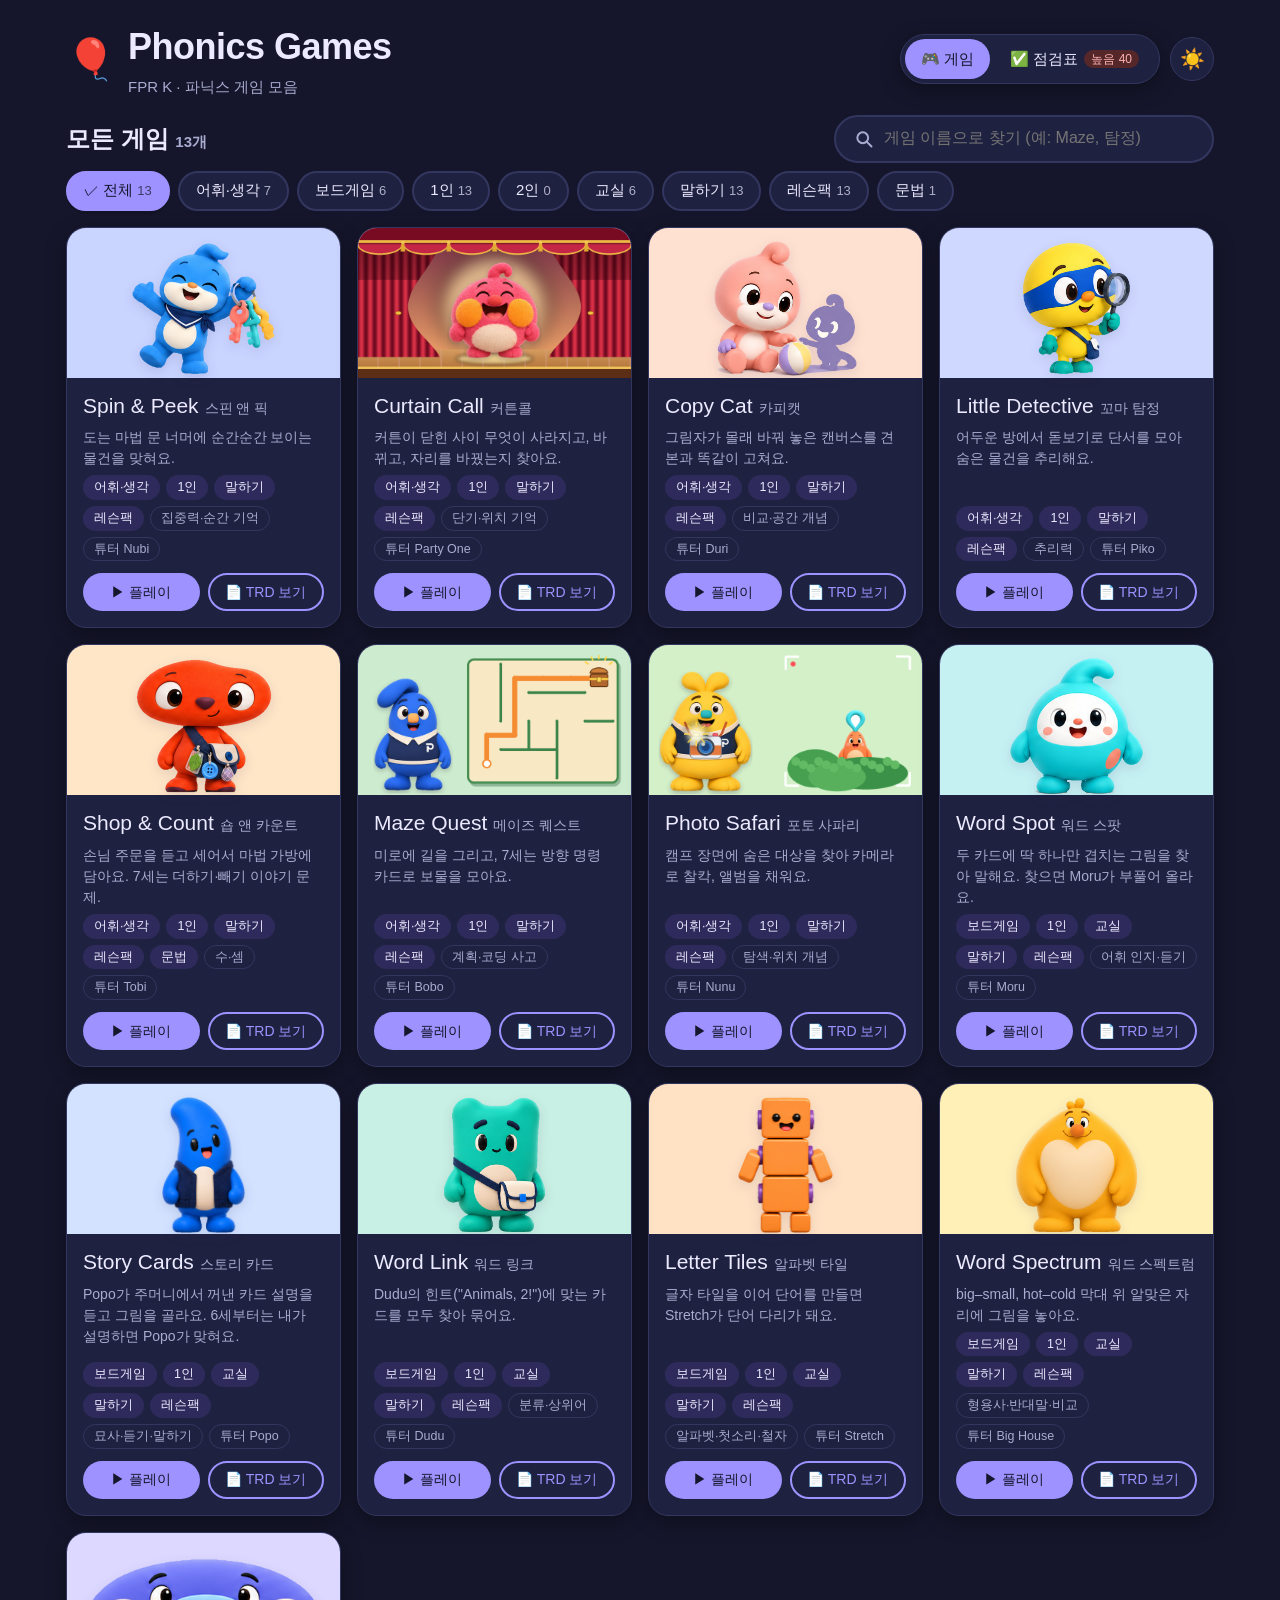
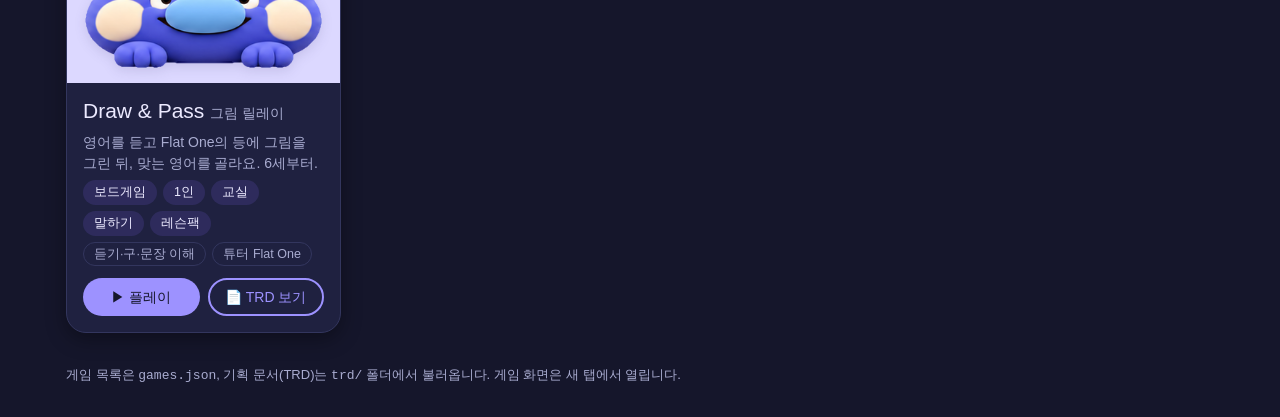
<file: index.html>
<!doctype html>
<html lang="ko" data-theme="dark">
<head>
<meta charset="utf-8">
<meta name="viewport" content="width=device-width, initial-scale=1">
<title>Phonics Games</title>
<meta name="description" content="FPR K · 파닉스 게임 모음 — 교사·기획자·QA용 게임 런처">
<link rel="icon" href="data:image/svg+xml,%3Csvg xmlns='http://www.w3.org/2000/svg' viewBox='0 0 100 100'%3E%3Ctext y='.9em' font-size='90'%3E%F0%9F%8E%88%3C/text%3E%3C/svg%3E">
<link rel="stylesheet" href="style.css">
</head>
<body>
<header class="site-header">
  <div class="wrap header-row">
    <div class="brand">
      <span class="logo" aria-hidden="true">🎈</span>
      <div><h1>Phonics Games</h1><p class="sub">FPR K · 파닉스 게임 모음</p></div>
    </div>
    <!-- 우측 상단: 화면 전환 탭 + 테마 -->
    <nav class="top-right no-print" aria-label="화면 전환">
      <div class="tabs" role="tablist">
        <button class="tab" role="tab" id="tab-games" aria-controls="panel-games" aria-selected="true" data-tab="games">🎮 게임</button>
        <button class="tab" role="tab" id="tab-check" aria-controls="panel-check" aria-selected="false" data-tab="check">✅ 점검표 <span class="count" id="checkBadge"></span></button>
      </div>
      <button class="icon-btn" id="themeBtn" type="button" aria-label="화면 테마 바꾸기">🌙</button>
    </nav>
  </div>
</header>

<main class="wrap">
  <p class="notice" id="loadError" hidden></p>

  <!-- ===== 게임 탭 ===== -->
  <section class="panel" id="panel-games" role="tabpanel" aria-labelledby="tab-games">
    <section aria-labelledby="allTitle">
      <div class="sec-head">
        <h2 id="allTitle">모든 게임 <small id="allCount"></small></h2>
        <label class="search" title="키보드 / 키를 누르면 바로 검색할 수 있어요">
          <span class="sr-only">게임 이름으로 찾기</span>
          <svg class="search-icon" viewBox="0 0 24 24" aria-hidden="true"><circle cx="10.5" cy="10.5" r="6.5"/><path d="M15.5 15.5 21 21"/></svg>
          <input type="search" id="search" placeholder="게임 이름으로 찾기 (예: Maze, 탐정)" autocomplete="off">
        </label>
      </div>
      <div class="chips" id="typeChips" role="group" aria-label="게임 유형 필터"></div>
      <div class="grid" id="grid"></div>
      <p class="empty" id="gridEmpty" hidden></p>
    </section>
  </section>

  <!-- ===== 점검표 탭 ===== -->
  <section class="panel check" id="panel-check" role="tabpanel" aria-labelledby="tab-check" hidden>
    <div class="sec-head">
      <h2>게임 점검표 · 보완 목록</h2>
      <div class="actions no-print">
        <button class="btn primary" id="copyBtn" type="button">📋 고른 항목 복사 <span id="selCount"></span></button>
        <button class="btn line" id="printBtn" type="button">🖨️ 인쇄 · PDF</button>
      </div>
    </div>
    <div class="filters no-print">
      <div><span class="flabel">게임</span><div class="chips small" id="gameChips" role="group" aria-label="게임 필터"></div></div>
      <div><span class="flabel">상태</span><div class="chips small" id="statusChips" role="group" aria-label="상태 필터"></div></div>
      <div><span class="flabel">우선순위</span><div class="chips small" id="prioChips" role="group" aria-label="우선순위 필터"></div></div>
    </div>
    <div class="table-wrap">
      <table class="table">
        <thead><tr>
          <th class="no-print"><input type="checkbox" id="checkAll" aria-label="보이는 항목 모두 고르기"></th>
          <th>게임</th><th>점검 항목</th><th>상태</th><th>우선순위</th><th>메모</th>
        </tr></thead>
        <tbody id="checkBody"></tbody>
      </table>
    </div>
    <p class="empty" id="checkEmpty" hidden>조건에 맞는 항목이 없어요.</p>
    <p class="print-meta" id="printMeta"></p>
  </section>
</main>

<footer class="wrap site-footer no-print">
  게임 목록은 <code>games.json</code>, 기획 문서(TRD)는 <code>trd/</code> 폴더에서 불러옵니다. 게임 화면은 새 탭에서 열립니다.
</footer>

<!-- ===== TRD 보기 (개발자·기획자용) ===== -->
<div class="reader" id="reader" hidden>
  <div class="reader-card" role="dialog" aria-modal="true" aria-labelledby="rTitle">
    <aside class="reader-side">
      <img id="rImg" alt="">
      <h2 id="rTitle"></h2>
      <p class="rko" id="rKo"></p>
      <div class="rlinks">
        <a class="btn primary sm" id="rPlay" target="_blank" rel="noopener">▶ 플레이</a>
        <button class="btn line sm" id="rPrint" type="button">🖨️ 인쇄 · PDF</button>
      </div>
      <nav class="toc" id="rToc" aria-label="TRD 목차"></nav>
    </aside>
    <article class="reader-body md" id="rBody" tabindex="0"></article>
    <button class="close" id="rClose" type="button" aria-label="닫기">✕</button>
  </div>
</div>

<div class="toast" id="toast" role="status" aria-live="polite"></div>
<script src="app.js"></script>
</body>
</html>
</file>
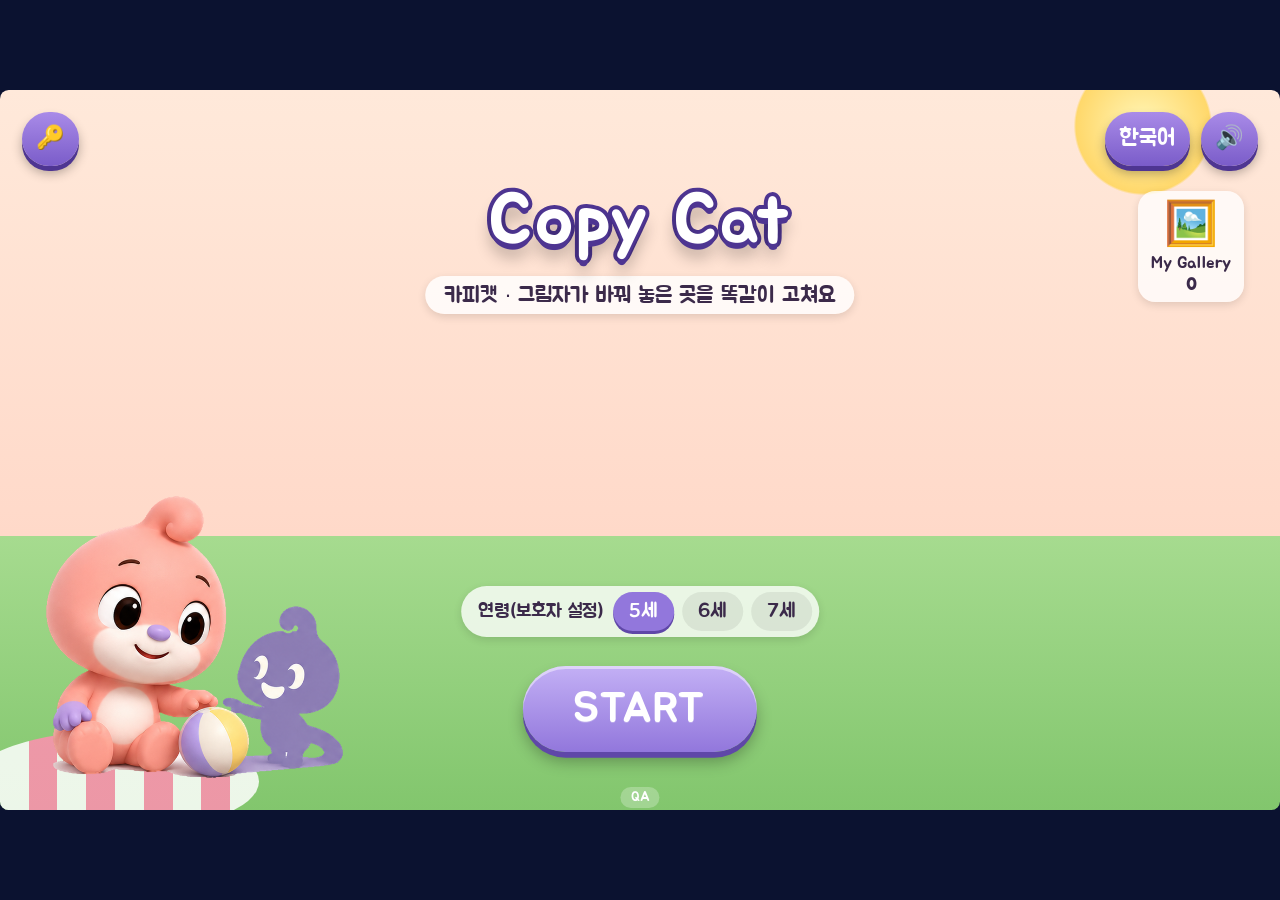
<file: Copy-Cat/index.html>
<!doctype html>
<html lang="ko">
<head>
<meta charset="utf-8">
<meta name="viewport" content="width=device-width, initial-scale=1, maximum-scale=1, user-scalable=no">
<title>Copy Cat</title>
<link rel="preconnect" href="https://fonts.googleapis.com">
<link rel="preconnect" href="https://fonts.gstatic.com" crossorigin>
<link rel="stylesheet" href="https://fonts.googleapis.com/css2?family=Jua&display=swap">
<link rel="stylesheet" href="../_shared/kit.css">
<style>
  :root { --s1:#c3b0f5; --s2:#9277dc; --ss:#5f47a8; --st:#ffffff; --bg: linear-gradient(#ffe8d6 0%, #ffd2c2 55%, #9fd88a 55%, #7cc46a 100%); --ink:#3b2a4a; --b1:#ff9fb8; --b2:#e8679a; --bs:#b13f6f; --a1:#a98be8; --a2:#7a5cc9; --as:#4e3592; }
  #stage { background: linear-gradient(#ffe9da 0%, #ffd9c9 62%, #a6db8f 62%, #82c66d 100%); }
  .sun { position:absolute; right:calc(var(--u)*8); top:calc(var(--u)*-6); width:calc(var(--u)*22); height:calc(var(--u)*22); border-radius:50%; background:radial-gradient(#fff6b8,#ffd86b 60%, transparent 62%); }
  .mat { position:absolute; left:calc(var(--u)*-4); bottom:calc(var(--u)*-3); width:calc(var(--u)*40); height:calc(var(--u)*14); border-radius:50%;
    background: repeating-linear-gradient(90deg,#ff8fb0 0 calc(var(--u)*4), #fff calc(var(--u)*4) calc(var(--u)*8)); opacity:.85; }
  /* frames */
  .frame { position:absolute; top:calc(var(--u)*12); width:calc(var(--u)*69); height:calc(var(--u)*52); border-radius:calc(var(--u)*1.5); overflow:hidden; }
  #model { left:calc(var(--u)*31); box-shadow:0 0 0 calc(var(--u)*1.6) #d9a441, 0 0 0 calc(var(--u)*2.4) #9b6b1f, 0 calc(var(--u)*1.5) calc(var(--u)*3) rgba(0,0,0,.3); }
  #canvas { left:calc(var(--u)*104); box-shadow:0 0 0 calc(var(--u)*1) #fff, 0 calc(var(--u)*1.5) calc(var(--u)*3) rgba(0,0,0,.3); }
  .tag { position:absolute; top:calc(var(--u)*13); z-index:9; font-size:calc(var(--u)*2.4); color:#5a3d6b; background:rgba(255,255,255,.85); border-radius:calc(var(--u)*2); padding:0 calc(var(--u)*1.5); z-index:5; }
  .room { position:absolute; inset:0; background:linear-gradient(#fdf3e1 0 70%, #e8c9a0 70% 100%); }
  .room .win { position:absolute; left:6%; top:8%; width:20%; height:24%; background:#bfe6ff; border:calc(var(--u)*.6) solid #fff; border-radius:calc(var(--u)*.6); }
  .room .shelf { position:absolute; left:58%; right:4%; top:30%; height:3%; background:#b07a45; border-radius:calc(var(--u)*.4); }
  .room .table { position:absolute; left:8%; width:38%; top:52%; height:4%; background:#c28b52; border-radius:calc(var(--u)*.5); }
  .room .leg { position:absolute; top:56%; width:3%; height:30%; background:#a8743f; } .room .leg.a { left:11%; } .room .leg.b { left:40%; }
  .room .chair { position:absolute; left:46%; width:13%; top:64%; height:3%; background:#7aa6d9; border-radius:calc(var(--u)*.4); }
  .room .chair::before { content:""; position:absolute; left:0; bottom:100%; width:18%; height:280%; background:#7aa6d9; border-radius:calc(var(--u)*.4); }
  .room .chair::after { content:""; position:absolute; left:6%; right:6%; top:100%; height:420%; border-left:calc(var(--u)*.5) solid #6390c2; border-right:calc(var(--u)*.5) solid #6390c2; }
  .room .box { position:absolute; left:63%; width:24%; top:70%; height:18%; background:#d9a868; border-radius:calc(var(--u)*.4); box-shadow: inset 0 calc(var(--u)*1) 0 rgba(0,0,0,.12); z-index:3; pointer-events:none; }
  .room .rug { position:absolute; left:30%; width:40%; top:88%; height:9%; background:#f29bb5; border-radius:50%; }
  .slot { position:absolute; transform:translate(-50%,-50%); min-width:calc(var(--u)*12); min-height:calc(var(--u)*10); display:flex; align-items:flex-end; justify-content:center; gap:calc(var(--u)*.3); border-radius:calc(var(--u)*1.5); z-index:4; }
  .slot.box { z-index:4; }
  .slot .itm { width:calc(var(--u)*8.5); height:calc(var(--u)*8.5); }
  .slot.c2 .itm { width:calc(var(--u)*6.5); height:calc(var(--u)*6.5); } .slot.c3 .itm, .slot.c4 .itm { width:calc(var(--u)*5); height:calc(var(--u)*5); }
  #canvas .slot.filled { cursor:pointer; }
  #canvas .slot.drop { outline:calc(var(--u)*.45) dashed rgba(122,92,201,.55); }
  #canvas .slot.over { outline:calc(var(--u)*.6) solid #7a5cc9; background:rgba(169,139,232,.2); }
  .slot.ok { box-shadow:0 0 0 calc(var(--u)*.6) #2fb457, 0 0 calc(var(--u)*2) #7be08a; }
  .slot.glow { animation: kglow 1s infinite; }
  .slot.pop { animation: spop .3s; } @keyframes spop { 50% { transform:translate(-50%,-50%) scale(1.15);} }
  .cover { position:absolute; inset:0; z-index:8; display:none; align-items:center; justify-content:center; flex-direction:column; gap:calc(var(--u)*1.5);
    background: repeating-linear-gradient(90deg,#b27ad9 0 calc(var(--u)*3),#9a62c4 calc(var(--u)*3) calc(var(--u)*6)); color:#fff; font-size:calc(var(--u)*3.4); text-shadow:0 1px 2px #000; }
  .cover.on { display:flex; }
  .cover.voice { background:#fffaf0; color:var(--ink); text-shadow:none; align-items:stretch; padding:calc(var(--u)*3); justify-content:flex-start; }
  .vline { display:flex; align-items:center; gap:calc(var(--u)*1.2); font-size:calc(var(--u)*3); background:#fff; border-radius:calc(var(--u)*2); padding:calc(var(--u)*1) calc(var(--u)*1.6); box-shadow:0 calc(var(--u)*.4) calc(var(--u)*1) rgba(0,0,0,.12); }
  .vline button { border:none; background:#efe7ff; border-radius:50%; width:calc(var(--u)*5); height:calc(var(--u)*5); font-size:calc(var(--u)*2.6); cursor:pointer; flex:none; }
  .drawer { position:absolute; left:calc(var(--u)*104); width:calc(var(--u)*69); top:calc(var(--u)*69); height:calc(var(--u)*14); background:linear-gradient(#c79560,#a5733f); border-radius:calc(var(--u)*2); display:flex; align-items:center; justify-content:center; gap:calc(var(--u)*3); box-shadow:inset 0 calc(var(--u)*.8) 0 rgba(255,255,255,.25), 0 calc(var(--u)*1) 0 #7c5228; }
  .drawer .lbl { position:absolute; left:calc(var(--u)*1.5); top:calc(var(--u)*.6); color:#fff5e0; font-size:calc(var(--u)*2); }
  .drawer .src { width:calc(var(--u)*10); height:calc(var(--u)*10); background:rgba(255,255,255,.85); border-radius:calc(var(--u)*2); display:flex; align-items:center; justify-content:center; cursor:grab; }
  .drawer .src .itm { width:70%; height:70%; }
  .drawer.over { outline:calc(var(--u)*.6) solid #7a5cc9; }
  .ghost { position:absolute; z-index:80; pointer-events:none; transform:translate(-50%,-110%); filter:drop-shadow(0 calc(var(--u)*1) calc(var(--u)*1) rgba(0,0,0,.35)); display:flex; gap:2px; }
  .ghost .itm { width:calc(var(--u)*8); height:calc(var(--u)*8); }
  #doneBtn { position:absolute; left:calc(var(--u)*76); top:calc(var(--u)*70); }
  #peekBtn { position:absolute; left:calc(var(--u)*33); top:calc(var(--u)*70); display:none; }
  #nextBtn { position:absolute; right:calc(var(--u)*4); bottom:calc(var(--u)*4); display:none; z-index:30; }
  .tutor { left:calc(var(--u)*-1); bottom:calc(var(--u)*3); height:calc(var(--u)*30); }
  .bubble { top:calc(var(--u)*30); width:calc(var(--u)*27); }
  .mic { left:calc(var(--u)*31); right:calc(var(--u)*5); }
</style>
</head>
<body>
<div id="stage">
  <div class="sun"></div><div class="mat"></div>

  <section class="screen on" id="title">
    <div class="topbar"><div class="row"><button class="btn alt" id="keyBtn">🔑</button></div><div class="row"><button class="btn alt" id="langBtn">한국어</button><button class="btn alt sndBtn">🔊</button></div></div>
    <div class="logo">Copy Cat<small>카피캣 · 그림자가 바꿔 놓은 곳을 똑같이 고쳐요</small></div>
    <img src="assets/duri_main.png" style="position:absolute;left:calc(var(--u)*6);bottom:calc(var(--u)*4);height:calc(var(--u)*40)" alt="Duri">
    <div class="coll"><div class="k">🖼️</div>My Gallery<br><b id="collCount">0</b></div>
    <div class="agebox">연령(보호자 설정) <button class="chip" data-age="5">5세</button><button class="chip" data-age="6">6세</button><button class="chip" data-age="7">7세</button></div>
    <button class="btn start" id="startBtn">START</button>
  </section>

  <section class="screen" id="game">
    <div class="topbar">
      <div class="row"><div class="pill">⭐ <span id="starSum">0</span></div><div class="progress" id="progress"></div></div>
      <div class="row"><div class="pill" id="lvPill">LEVEL 1</div><button class="btn alt" id="reQ">💬</button></div>
      <div class="row"><button class="btn alt sndBtn">🔊</button><button class="btn" id="exitBtn">✕</button></div>
    </div>
    <div class="tag" style="left:calc(var(--u)*33)">🖌️ Duri's picture</div><div class="tag" style="left:calc(var(--u)*106)">🎨 My canvas</div>
    <div class="frame" id="model"><div class="room"><div class="win"></div><div class="shelf"></div><div class="table"></div><div class="leg a"></div><div class="leg b"></div><div class="chair"></div><div class="rug"></div><div class="box"></div></div><div class="slots"></div>
      <div class="cover" id="cover">🙈 <span>Remember my picture!</span></div></div>
    <div class="frame" id="canvas"><div class="room"><div class="win"></div><div class="shelf"></div><div class="table"></div><div class="leg a"></div><div class="leg b"></div><div class="chair"></div><div class="rug"></div><div class="box"></div></div><div class="slots"></div></div>
    <div class="drawer" id="drawer" data-hide-on-speak><span class="lbl">drawer</span></div>
    <button class="btn alt" id="peekBtn" data-hide-on-speak>👀 <span id="peekN"></span></button>
    <button class="btn green big" id="doneBtn" data-hide-on-speak>Done!</button>
    <img class="tutor" id="tutor" src="assets/duri_neutral.png" alt="Duri">
    <div class="bubble" id="bubble"></div>
    <button class="btn gold big" id="nextBtn">Next ▶</button>
  </section>

  <section class="screen" id="result">
    <div class="card-res"><h2 id="resTitle">Masterpiece!</h2><div class="res-hero" id="resHero"></div><div class="bigstars" id="resStars"></div><div class="resmeta" id="resMeta"></div><div id="resLv"></div>
      <div class="reswords" id="resWords"></div><div class="resmeta" id="resReward"></div>
      <div class="resbtns"><button class="btn alt" id="homeBtn">🏠 Home</button><button class="btn" id="againBtn">↻ Again</button><button class="btn green" id="nextRoundBtn">Next ▶</button></div></div>
  </section>
</div>
<script src="../_shared/kit.js"></script>
<script>
'use strict';
const {$, sleep, rnd, shuffle} = KIT;
/* ---------- TRD 8-2 lines ---------- */
KIT.L = {
  hello:{en:"Hi! I'm Duri. This is my shadow friend!", ko:'안녕! 나는 두리야. 얘는 내 그림자 친구야!'},
  demo1:{en:'Look at my picture. My shadow changed the other one!', ko:'내 그림을 봐. 그림자가 옆 그림을 바꿔 놨어!'},
  demo2:{en:'Tap to change it. Make it the same!', ko:'눌러서 바꿔 봐. 똑같이 만들어!'},
  demo3:{en:'Then tap Done!', ko:'다 하면 Done을 눌러!'},
  start:{en:'Make it the same!', ko:'똑같이 만들어 봐!'},
  cover:{en:"I'll cover my picture. Remember it!", ko:'내 그림을 가릴게. 잘 기억해!'},
  listen7:{en:'Listen and make the picture.', ko:'잘 듣고 그림을 만들어 봐.'},
  almost:{en:'Almost! Look again.', ko:'거의 다 됐어! 다시 봐.'},
  hint:{en:'Look here!', ko:'여기를 봐!'},
  fix:{en:'Shadow, fix it, please!', ko:'그림자야, 고쳐 줘!'},
  idle:{en:"Find what's different!", ko:'다른 곳을 찾아 봐!'},
  great:{en:['Perfect!','Beautiful!','Same, same!','What an artist!'], ko:['완벽해!','멋져!','똑같아!','진짜 화가다!']},
  clear:{en:'Look at our gallery!', ko:'우리 갤러리를 봐!'},
  levelUp:{en:'Level up! More things to fix!', ko:'레벨 업! 고칠 게 더 많아질 거야!'},
};
const FACE={listen:'neutral', joy:'happy', oops:'wow', neutral:'neutral'};
KIT.face = f => { $('tutor').src=`assets/duri_${FACE[f]||'neutral'}.png`; if(f==='joy') KIT.anim($('tutor'),'bounce'); if(f==='oops') KIT.anim($('tutor'),'oops'); };

/* ---------- scene & level data (TRD 4-1, 6-2) ---------- */
const PLACES=[ {id:'shelf',name:'on the shelf',prep:'on',x:78,y:19}, {id:'table',name:'on the table',prep:'on',x:27,y:43}, {id:'under',name:'under the table',prep:'under',x:27,y:79},
  {id:'chair',name:'on the chair',prep:'on',x:52,y:55}, {id:'box',name:'in the box',prep:'in',x:75,y:63}, {id:'rug',name:'on the rug',prep:'on',x:50,y:86} ];
const TYPES=['mug','mitt','mask','mushroom'];
const LV={ 1:{groups:3,diffs:2,similar:false,hide:0,peek:0}, 2:{groups:4,diffs:3,similar:false,hide:0,peek:0}, 3:{groups:4,diffs:3,similar:true,hide:0,peek:0},
           4:{groups:5,diffs:4,similar:true,hide:12,peek:2}, 5:{groups:5,diffs:5,similar:true,hide:9,peek:1}, 6:{groups:6,diffs:6,similar:true,hide:6,peek:1} };
const PALETTE={5:['red','blue','yellow','green'], 6:['red','blue','yellow','green','orange','purple'], 7:['red','blue','yellow','green','orange','purple','pink','brown']};
const SIMILAR={red:['orange','pink'],orange:['red','yellow'],blue:['purple','green'],purple:['blue','pink'],yellow:['orange'],green:['blue'],pink:['red','purple'],brown:['orange']};
const KINDS={5:['color','type'],6:['color','type','count'],7:['color','type','count','position']};
const QCOUNT={5:5,6:6,7:6};

/* ---------- puzzle generation ---------- */
function makePuzzle(age, lv){
  const P=LV[lv]; const pal=PALETTE[age]; let n=P.groups; if(age===7) n=Math.min(n,5);
  const places=shuffle(PLACES).slice(0,n);
  const model=places.map(pl=>({place:pl.id, type:rnd(TYPES), color:rnd(pal), count: age===5?1:1+Math.floor(Math.random()*(lv>=3?3:2))}));
  const canvas=model.map(g=>({...g}));
  const D=Math.min(P.diffs, n); const diffs=[]; const idx=shuffle([...Array(n).keys()]).slice(0,D);
  const voice = age===7 && lv>=5;
  idx.forEach((i,j)=>{ let kinds=KINDS[age]; if(age===7 && j===0) kinds=['position']; const kind=rnd(kinds); const g=canvas[i];
    if(kind==='color'){ const sim=(P.similar? (SIMILAR[g.color]||[]).filter(c=>pal.includes(c)) : []); g.color = sim.length&&Math.random()<.7 ? rnd(sim) : rnd(pal.filter(c=>c!==g.color)); }
    if(kind==='type'){ g.type=rnd(TYPES.filter(t=>t!==g.type)); }
    if(kind==='count'){ g.count = g.count===1? 1+1+Math.floor(Math.random()*2) : (Math.random()<.5? g.count-1 : Math.min(3,g.count+1)); if(g.count===model[i].count) g.count = model[i].count===1?2:1; }
    if(kind==='position'){ const used=canvas.map(c=>c.place); const free=PLACES.filter(p=>!used.includes(p.id)); g.place=rnd(free).id; }
    diffs.push({i, kind}); });
  canvas.forEach((g,i)=>{ const d=diffs.find(x=>x.i===i); g.cycle = d&&d.kind==='type' ? 'type' : 'color'; g.id=i; });
  model.forEach((g,i)=>g.id=i);
  return {age, lv, model, canvas, diffs, voice, pal};
}
const sig = g => g? `${g.type}|${g.color}|${g.count}` : '-';
const placeOf = id => PLACES.find(p=>p.id===id);
const itemSvg = g => KIT.SVG[g.type](KIT.COLORS[g.color]);
function countWord(n){ return KIT.NUM[n]; }
function sentenceFor(g){ const pl=placeOf(g.place); return `Put ${g.count===1?(/^[aeiou]/.test(g.color)?'an':'a'):countWord(g.count)} ${g.color} ${KIT.plural(g.type,g.count)} ${pl.name}.`; }

/* ---------- render ---------- */
function renderFrame(frameId, groups, interactive){
  const box=$(frameId).querySelector('.slots'); box.innerHTML='';
  PLACES.forEach(pl=>{ const g=groups.find(x=>x.place===pl.id); const s=document.createElement('div'); s.className='slot'+(pl.id==='box'?' box':''); s.dataset.place=pl.id;
    s.style.left=pl.x+'%'; s.style.top=pl.y+'%';
    if(g){ s.classList.add('filled','c'+g.count); s.dataset.gid=g.id; s.innerHTML=Array(g.count).fill(`<div class="itm">${itemSvg(g)}</div>`).join(''); }
    else if(interactive && G && G.age===7) s.classList.add('drop');
    if(interactive) bindSlot(s);
    box.appendChild(s); });
}
function renderDrawer(){ const d=$('drawer'); d.querySelectorAll('.src').forEach(e=>e.remove()); if(G.age<6){ d.style.display='none'; return; } d.style.display='flex';
  const types=[...new Set(G.p.canvas.map(g=>g.type))];
  types.forEach(t=>{ const e=document.createElement('div'); e.className='src'; e.dataset.type=t; e.innerHTML=`<div class="itm">${KIT.SVG[t]('#b9b2c8')}</div>`; bindDrawerSrc(e); d.appendChild(e); }); }

/* ---------- pointer interactions (tap = change, drag = move / count) ---------- */
let drag=null;
function ghostAt(x,y,html){ let gEl=$('ghost'); if(!gEl){ gEl=document.createElement('div'); gEl.id='ghost'; gEl.className='ghost'; $('stage').appendChild(gEl); } gEl.innerHTML=html; const s=$('stage').getBoundingClientRect(); gEl.style.left=(x-s.left)+'px'; gEl.style.top=(y-s.top)+'px'; gEl.style.display='flex'; }
function hideGhost(){ const g=$('ghost'); if(g) g.style.display='none'; }
function targetAt(x,y){ const els=document.elementsFromPoint(x,y); return { slot: els.find(e=>e.classList&&e.classList.contains('slot')&&e.closest('#canvas')), drawer: els.find(e=>e.id==='drawer') }; }
function bindSlot(s){
  s.onpointerdown=e=>{ if(!G||!G.accepting||!s.classList.contains('filled')) return; e.preventDefault(); drag={from:'slot', el:s, gid:+s.dataset.gid, x:e.clientX, y:e.clientY, moved:false}; s.setPointerCapture?.(e.pointerId); };
  s.onpointermove=e=>moveDrag(e); s.onpointerup=e=>endDrag(e); s.onpointercancel=()=>{ drag=null; hideGhost(); };
}
function bindDrawerSrc(el){
  el.onpointerdown=e=>{ if(!G||!G.accepting) return; e.preventDefault(); drag={from:'drawer', type:el.dataset.type, x:e.clientX, y:e.clientY, moved:true}; el.setPointerCapture?.(e.pointerId); ghostAt(e.clientX,e.clientY,`<div class="itm">${KIT.SVG[el.dataset.type]('#b9b2c8')}</div>`); };
  el.onpointermove=e=>moveDrag(e); el.onpointerup=e=>endDrag(e); el.onpointercancel=()=>{ drag=null; hideGhost(); };
}
function moveDrag(e){ if(!drag) return; if(!drag.moved && Math.hypot(e.clientX-drag.x,e.clientY-drag.y)>12){ drag.moved=true; } if(!drag.moved) return;
  const g=G.p.canvas.find(x=>x.id===drag.gid); ghostAt(e.clientX,e.clientY, drag.from==='slot' ? (G.age===7? Array(g.count).fill(`<div class="itm">${itemSvg(g)}</div>`).join('') : `<div class="itm">${itemSvg(g)}</div>`) : $('ghost').innerHTML);
  document.querySelectorAll('.over').forEach(o=>o.classList.remove('over')); const t=targetAt(e.clientX,e.clientY); (t.slot||t.drawer)?.classList.add('over'); }
function endDrag(e){ if(!drag) return; const d=drag; drag=null; hideGhost(); document.querySelectorAll('.over').forEach(o=>o.classList.remove('over'));
  touched();
  if(d.from==='slot' && !d.moved){ return cycle(d.gid); }
  const t=targetAt(e.clientX,e.clientY);
  if(d.from==='drawer'){ if(t.slot && t.slot.classList.contains('filled')){ const g=G.p.canvas.find(x=>x.id===+t.slot.dataset.gid); if(g.type===d.type && g.count<4){ g.count++; KIT.sfx.pop(); redraw(g.place); } else KIT.sfx.bad(); } return; }
  // dragging a group from the canvas
  const g=G.p.canvas.find(x=>x.id===d.gid);
  if(t.drawer && G.age>=6){ if(g.count>1){ g.count--; KIT.sfx.pop(); redraw(g.place); } else KIT.toast('🙂 1개는 남겨 둬요'); return; }
  if(t.slot && !t.slot.classList.contains('filled') && G.age===7){ g.place=t.slot.dataset.place; KIT.sfx.click(); redraw(g.place); return; }
}
function cycle(gid){ const g=G.p.canvas.find(x=>x.id===gid);
  if(g.cycle==='type'){ g.type=TYPES[(TYPES.indexOf(g.type)+1)%TYPES.length]; } else { const pal=G.p.pal; g.color=pal[(pal.indexOf(g.color)+1)%pal.length]; }
  KIT.sfx.click(); redraw(g.place); KIT.say(`${g.color} ${g.type}`); }
function redraw(place){ renderFrame('canvas', G.p.canvas, true); const s=document.querySelector(`#canvas .slot[data-place="${place}"]`); s&&s.classList.add('pop'); }
function touched(){ G.interacted=true; KIT.clearIdle(); KIT.armIdle(idle); }

/* ---------- flow ---------- */
let G=null;
async function startRound(){
  const age=KIT.SAVE.age, lv=KIT.levelFor(age);
  G={age, lv, total:QCOUNT[age], idx:0, stars:[], words:[], accepting:false}; const me=G;
  $('lvPill').textContent=`LEVEL ${lv} · ${age}세`; KIT.show('game'); KIT.renderProgress(G);
  if(KIT.demoNeeded()){ await runDemo(); } if(G!==me) return; nextPicture();
}
async function nextPicture(){
  if(G.idx>=G.total) return finish();
  const me=G; $('nextBtn').style.display='none'; ['doneBtn','drawer'].forEach(id=>$(id).style.visibility='visible');
  const p=G.p=makePuzzle(G.age,G.lv); G.wrong=0; G.peeked=false; G.peeks=LV[G.lv].peek; G.interacted=false;
  if(KIT.params.get('voice')==='1' && G.age===7) p.voice=true;
  KIT.renderProgress(G); renderFrame('model',p.model,false); renderFrame('canvas',p.canvas,true); renderDrawer();
  const cov=$('cover'); cov.className='cover'; $('peekBtn').style.display='none';
  if(p.voice){ cov.className='cover on voice'; cov.innerHTML=p.diffs.slice(0,3).map((d,i)=>`<div class="vline"><button data-v="${i}">🔊</button><span>${sentenceFor(p.model[d.i])}</span></div>`).join('');
    cov.querySelectorAll('button').forEach(b=>b.onclick=()=>KIT.say(sentenceFor(p.model[p.diffs[+b.dataset.v].i])));
    await KIT.tutor('listen7',{keep:true}); for(const d of p.diffs.slice(0,3)){ if(G!==me) return; await KIT.say(sentenceFor(p.model[d.i])); } }
  else { cov.innerHTML='🙈 <span>Remember my picture!</span>'; await KIT.tutor('start',{keep:true}); }
  if(G!==me) return; G.accepting=true; KIT.armIdle(idle);
  const hide=LV[G.lv].hide; if(hide && !p.voice){ setTimeout(async()=>{ if(G!==me||!G.accepting) return; cov.classList.add('on'); await KIT.tutor('cover'); updatePeek(); }, hide*1000); }
}
function updatePeek(){ const b=$('peekBtn'); if(G.peeks>0 && $('cover').classList.contains('on')){ b.style.display='block'; $('peekN').textContent='×'+G.peeks; } else b.style.display='none'; }
$('peekBtn').onclick=async()=>{ if(!G||G.peeks<=0) return; G.peeks--; G.peeked=true; const c=$('cover'); c.classList.remove('on'); updatePeek(); await sleep(3000); if(G&&G.accepting){ c.classList.add('on'); updatePeek(); } };
$('reQ').onclick=()=>{ if(!G||!G.p) return; if(G.p.voice) G.p.diffs.slice(0,3).reduce((pr,d)=>pr.then(()=>KIT.say(sentenceFor(G.p.model[d.i]))),Promise.resolve()); else KIT.tutor('start'); };
async function idle(){ if(!G||!G.accepting) return; await KIT.tutor('idle'); KIT.showHand($('canvas')); }

function check(){ const p=G.p; const bad=[]; PLACES.forEach(pl=>{ const m=p.model.find(g=>g.place===pl.id), c=p.canvas.find(g=>g.place===pl.id); if(sig(m)!==sig(c)) bad.push(pl.id); }); return bad; }
$('doneBtn').onclick=async()=>{ if(!G||!G.accepting) return; touched(); const me=G; const bad=check();
  document.querySelectorAll('#canvas .slot').forEach(s=>s.classList.remove('ok','glow'));
  if(!bad.length) return success();
  G.wrong++; KIT.sfx.bad(); KIT.face('oops');
  // mark places that were different at the start and are now fixed
  const startBad = G.p.diffs.map(d=>[G.p.model[d.i].place, ...(d.kind==='position'?[G.p.model[d.i].place]:[])]).flat();
  document.querySelectorAll('#canvas .slot').forEach(s=>{ if(startBad.includes(s.dataset.place) && !bad.includes(s.dataset.place) && s.classList.contains('filled')) s.classList.add('ok'); });
  if(G.wrong===1) await KIT.tutor('almost');
  else if(G.wrong===2){ await KIT.tutor('hint'); if(G!==me) return; const pl=bad[0]; document.querySelector(`#canvas .slot[data-place="${pl}"]`)?.classList.add('glow'); document.querySelector(`#model .slot[data-place="${pl}"]`)?.classList.add('glow'); $('cover').classList.remove('on'); }
  else { G.accepting=false; KIT.clearIdle(); await KIT.tutor('fix'); if(G!==me) return; G.p.canvas=G.p.model.map(g=>({...g})); renderFrame('canvas',G.p.canvas,false); $('cover').classList.remove('on'); record(0,false); $('nextBtn').style.display='block'; }
};
function speakTarget(){ const p=G.p; const order={7:['position','count','color','type'],6:['count','color','type'],5:['color','type']}[G.age];
  const d=[...p.diffs].sort((a,b)=>order.indexOf(a.kind)-order.indexOf(b.kind))[0]; const g=p.model[d.i];
  if(d.kind==='position'){ const pl=placeOf(g.place); const be=g.count>1?'are':'is'; return {phrase:`The ${KIT.plural(g.type,g.count)} ${be} ${pl.name}.`, keys:[g.type, pl.prep], place:g.place}; }
  if(d.kind==='count'){ return {phrase:`${countWord(g.count)} ${KIT.plural(g.type,g.count)}`, keys:[countWord(g.count), g.type], place:g.place}; }
  return {phrase:`${g.color} ${g.type}`, keys:[g.color, g.type], place:g.place}; }
async function success(){
  const me=G; G.accepting=false; KIT.clearIdle(); KIT.sfx.ok(); KIT.face('joy'); $('cover').classList.remove('on'); $('peekBtn').style.display='none';
  document.querySelectorAll('#canvas .slot.filled').forEach(s=>s.classList.add('ok'));
  const star=1+(G.wrong===0&&!G.peeked?1:0); const g=KIT.line('great'); KIT.bubble(g.t+(g.lang==='ko'?`<span class="en">${g.en}</span>`:'')); await KIT.say(g.t,g.lang); if(G!==me) return;
  const t=speakTarget(); document.querySelector(`#canvas .slot[data-place="${t.place}"]`)?.classList.add('glow'); await KIT.say(t.phrase); if(G!==me) return;
  const spoke=await KIT.speak({phrase:t.phrase, keys:t.keys, isAlive:()=>G===me}); if(G!==me) return;
  record(star+(spoke?1:0), spoke, t); KIT.sfx.star(); $('nextBtn').style.display='block';
}
function record(s, spoke, t){ t=t||speakTarget(); G.stars[G.idx]=s; G.words.push({text:t.phrase, phrase:t.phrase, stars:s, spoke}); G.gallery=(G.gallery||[]).concat([G.p.model]); KIT.renderProgress(G); }
$('nextBtn').onclick=()=>{ G.idx++; nextPicture(); };

/* ---------- demo (TRD 2-3) ---------- */
async function runDemo(){
  KIT.demoStart(); const me=G;
  G.p={age:5, model:[{id:0,place:'table',type:'mug',color:'blue',count:1},{id:1,place:'shelf',type:'mitt',color:'red',count:1}], canvas:[{id:0,place:'table',type:'mug',color:'red',count:1,cycle:'color'},{id:1,place:'shelf',type:'mitt',color:'red',count:1,cycle:'color'}], diffs:[{i:0,kind:'color'}], pal:['red','blue','yellow','green']};
  renderFrame('model',G.p.model,false); renderFrame('canvas',G.p.canvas,false); $('drawer').style.display='none';
  const steps=[ async()=>KIT.tutor('demo1',{keep:true}), async()=>KIT.tutor('demo2',{keep:true}),
    async()=>{ const s=()=>document.querySelector('#canvas .slot[data-place="table"]'); KIT.showHand(s(),true); await sleep(900); G.p.canvas[0].color='blue'; renderFrame('canvas',G.p.canvas,false); KIT.sfx.click(); await KIT.say('blue mug'); },
    async()=>{ await KIT.tutor('demo3',{keep:true}); KIT.showHand($('doneBtn'),true); await sleep(900); KIT.sfx.ok(); document.querySelectorAll('#canvas .slot.filled').forEach(s=>s.classList.add('ok')); KIT.face('joy'); await sleep(800); },
    async()=>{ KIT.hideHand(); await KIT.tutor('demoEnd',{keep:true}); } ];
  for(const s of steps){ if(KIT.skipDemo||G!==me) break; await s(); }
  KIT.demoEnd(); KIT.face('neutral');
}
async function finish(){
  KIT.clearIdle(); const hero=(G.gallery||[]).slice(-3).map(m=>`<div style="position:relative;width:calc(var(--u)*18);height:calc(var(--u)*13);background:#fdf3e1;border:calc(var(--u)*.8) solid #d9a441;border-radius:calc(var(--u)*1);display:flex;align-items:center;justify-content:center;gap:2px">${m.slice(0,3).map(g=>`<div class="itm" style="width:calc(var(--u)*4.5);height:calc(var(--u)*4.5)">${itemSvg(g)}</div>`).join('')}</div>`).join('');
  await KIT.result(G,{title:'Masterpiece!', heroHtml:hero, icon:'🎨', unit:'물감 방울', collName:'My Gallery', per:1});
}
KIT.init({prefix:'copy', onStart:startRound, onExit:()=>{ G=null; },
  qaExtra:'7세 음성 지시 모드 강제: 주소에 <code>&voice=1</code><br>'});
window.__copy=()=>G;
</script>
</body>
</html>
</file>
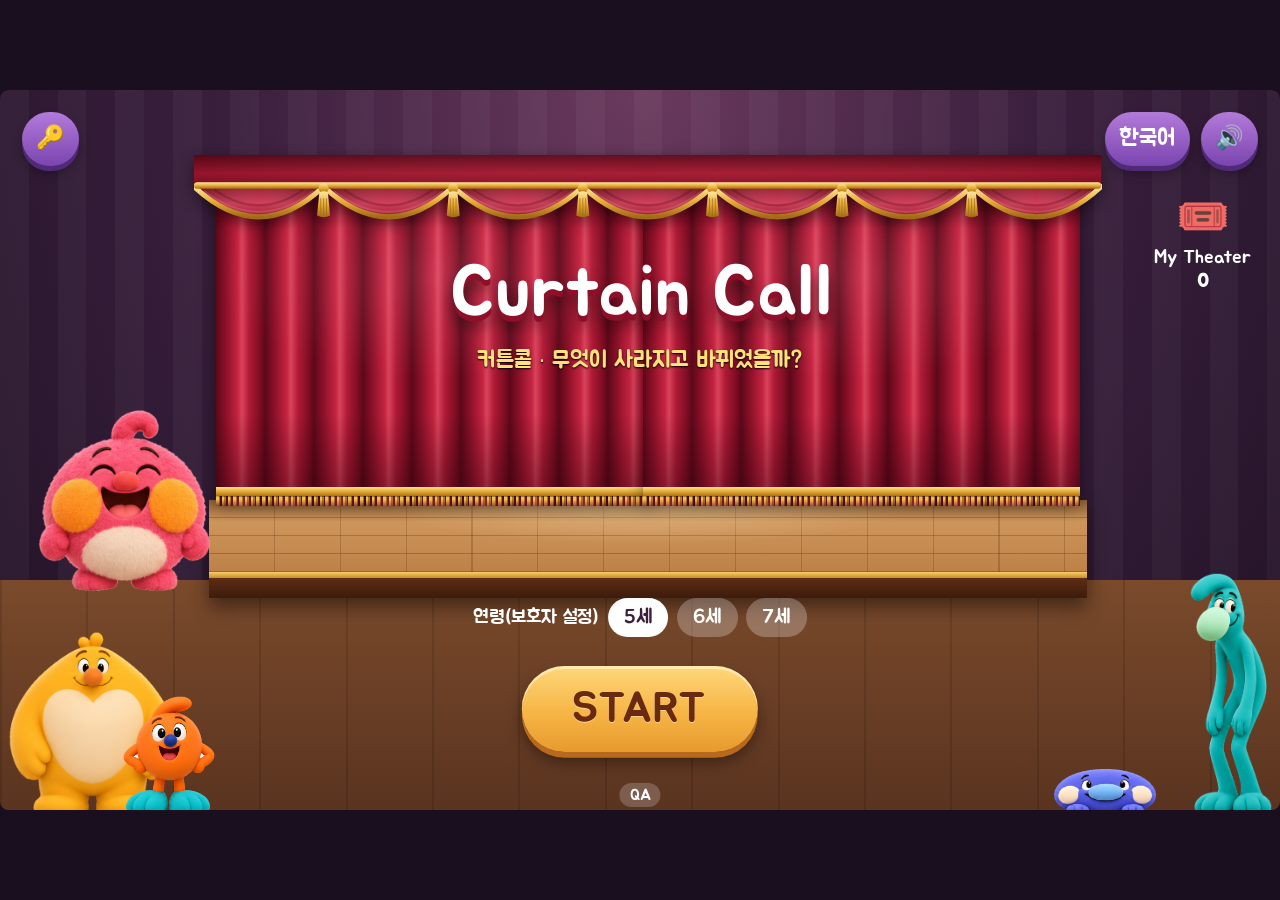
<file: Curtain-Call/index.html>
<!doctype html>
<html lang="ko">
<head>
<meta charset="utf-8">
<meta name="viewport" content="width=device-width, initial-scale=1, maximum-scale=1, user-scalable=no">
<title>Curtain Call</title>
<link rel="preconnect" href="https://fonts.googleapis.com">
<link rel="preconnect" href="https://fonts.gstatic.com" crossorigin>
<link rel="stylesheet" href="https://fonts.googleapis.com/css2?family=Jua&display=swap">
<style>
  :root { --u: 6px; --ink:#3a1f3d; --pink:#ff5d8f; --gold:#ffc83d; }
  * { box-sizing:border-box; -webkit-tap-highlight-color:transparent; user-select:none; }
  html,body { margin:0; height:100%; background:#1a0f1f; overflow:hidden; font-family:"Jua","Apple SD Gothic Neo","Malgun Gothic","Segoe UI",sans-serif; color:var(--ink); }
  #stage { position:absolute; left:50%; top:50%; width:calc(var(--u)*177.78); height:calc(var(--u)*100); transform:translate(-50%,-50%); overflow:hidden; border-radius:calc(var(--u)*1.2);
    background: radial-gradient(ellipse at 50% 0%, #6b3a5e 0%, #3a1f3d 45%, #1f1124 100%); }
  .screen { position:absolute; inset:0; display:none; pointer-events:none; } .screen.on { display:block; }
  .screen > * { pointer-events:auto; } /* let taps reach the shared theater (stage actors) behind the screen layer */
  .wallpaper { position:absolute; inset:0; background: repeating-linear-gradient(90deg, rgba(255,255,255,.035) 0 calc(var(--u)*4), transparent calc(var(--u)*4) calc(var(--u)*8)); }
  .floor { position:absolute; left:0; right:0; bottom:0; height:calc(var(--u)*32); background: linear-gradient(#7a4a2b,#5a3420); }
  .floor::before { content:""; position:absolute; inset:0; background: repeating-linear-gradient(90deg, rgba(0,0,0,.12) 0 2px, transparent 2px calc(var(--u)*12)); }

  /* top bar & buttons */
  .topbar { position:absolute; left:calc(var(--u)*3); right:calc(var(--u)*3); top:calc(var(--u)*3); height:calc(var(--u)*7.6); display:flex; justify-content:space-between; align-items:center; z-index:30; }
  .row { display:flex; gap:calc(var(--u)*1.5); align-items:center; }
  .btn { border:none; cursor:pointer; font-family:inherit; color:#fff; border-radius:calc(var(--u)*3.8); height:calc(var(--u)*7.6); min-width:calc(var(--u)*7.6); font-size:calc(var(--u)*3.2); padding:0 calc(var(--u)*2);
    background:linear-gradient(#ff8fb0,#e9578a); box-shadow:0 calc(var(--u)*.7) 0 #b8336a, 0 calc(var(--u)*1) calc(var(--u)*1.5) rgba(0,0,0,.3); }
  .btn:active { transform:translateY(calc(var(--u)*.5)); }
  .btn.plum { background:linear-gradient(#b27ad9,#7b45b0); box-shadow:0 calc(var(--u)*.7) 0 #4f2a78, 0 calc(var(--u)*1) calc(var(--u)*1.5) rgba(0,0,0,.3); }
  .btn.gold { background:linear-gradient(#ffd96a,#f5a623); color:#5a3300; box-shadow:0 calc(var(--u)*.7) 0 #c07a0c, 0 calc(var(--u)*1) calc(var(--u)*1.5) rgba(0,0,0,.3); }
  .btn.green { background:linear-gradient(#8fd3a6,#4fa978); box-shadow:0 calc(var(--u)*.7) 0 #367e57, 0 calc(var(--u)*1) calc(var(--u)*1.5) rgba(0,0,0,.3); }
  .btn.ticket { background:linear-gradient(#ffd77a 0%,#f6b545 55%,#e79a2f 100%); color:#6a2a10; text-shadow:0 1px 0 rgba(255,240,200,.6);
    box-shadow:inset 0 calc(var(--u)*.4) 0 rgba(255,250,220,.55), 0 calc(var(--u)*.8) 0 #b86a1c, 0 calc(var(--u)*1.4) calc(var(--u)*2) rgba(0,0,0,.4); letter-spacing:.04em; }
  .pill { background:rgba(255,255,255,.92); border-radius:calc(var(--u)*3.8); height:calc(var(--u)*6); display:flex; align-items:center; padding:0 calc(var(--u)*2); font-size:calc(var(--u)*2.8); gap:calc(var(--u)*1); }
  .progress { display:flex; gap:calc(var(--u)*.8); }
  .progress b { width:calc(var(--u)*3.2); height:calc(var(--u)*3.2); border-radius:50%; background:#f3dbe8; display:flex; align-items:center; justify-content:center; font-size:calc(var(--u)*1.9); }
  .progress b.cur { outline:calc(var(--u)*.5) solid var(--gold); }
  .progress b.s1 { background:#ffe7a0; } .progress b.s2 { background:#ffd24d; } .progress b.s3 { background:#ffb300; }

  /* theater */
  .theater { position:absolute; left:calc(var(--u)*30); top:calc(var(--u)*12); width:calc(var(--u)*120); height:calc(var(--u)*57); }
  .boards { position:absolute; left:calc(var(--u)*-1); right:calc(var(--u)*-1); bottom:calc(var(--u)*-1.6); height:calc(var(--u)*13.6);
    background:
      linear-gradient(rgba(60,20,5,.45), rgba(60,20,5,0) calc(var(--u)*3)) 0 0/100% calc(var(--u)*10) no-repeat,
      repeating-linear-gradient(180deg, transparent 0 calc(var(--u)*2.4), rgba(70,35,10,.28) calc(var(--u)*2.4) calc(var(--u)*2.5)) 0 0/100% calc(var(--u)*10) no-repeat,
      repeating-linear-gradient(90deg, rgba(255,235,200,.06) 0 calc(var(--u)*9), rgba(70,35,10,.18) calc(var(--u)*9) calc(var(--u)*9.15)) 0 0/100% calc(var(--u)*10) no-repeat,
      linear-gradient(#d39a5c, #b87a40 calc(var(--u)*10), #f6cf6a calc(var(--u)*10), #c8902c calc(var(--u)*10.8), #5e2d14 calc(var(--u)*10.8), #3d1b0c);
    box-shadow:0 calc(var(--u)*1.2) calc(var(--u)*2.4) rgba(0,0,0,.45); }
  .boards::after { content:""; position:absolute; left:0; right:0; top:0; height:calc(var(--u)*10); background:radial-gradient(ellipse 45% 90% at 50% 0, rgba(255,240,200,.35), transparent 70%); }
  .backdrop { position:absolute; left:0; right:0; top:calc(var(--u)*4); bottom:calc(var(--u)*10); background: radial-gradient(ellipse at 50% 40%, #ffe9b8 0%, #f6b36b 55%, #c86f4a 100%); border-radius:calc(var(--u)*1.5) calc(var(--u)*1.5) 0 0; }
  .spotlight { position:absolute; left:50%; top:calc(var(--u)*-2); width:calc(var(--u)*70); height:calc(var(--u)*60); transform:translateX(-50%); background: radial-gradient(ellipse at 50% 100%, rgba(255,255,220,.55), transparent 60%); pointer-events:none; }
  .spot { position:absolute; bottom:calc(var(--u)*2.5); width:calc(var(--u)*7); height:calc(var(--u)*3); transform:translateX(-50%); border-radius:50%; background:rgba(255,230,120,.35); }
  .spot::after { content:"★"; position:absolute; left:50%; top:50%; transform:translate(-50%,-55%); color:#ffe27a; font-size:calc(var(--u)*2.4); opacity:.8; }
  .spot.glow { animation: spotglow .8s infinite; }
  @keyframes spotglow { 50% { background:rgba(255,240,140,.95); box-shadow:0 0 calc(var(--u)*4) #ffe27a; } }
  .outline { position:absolute; bottom:calc(var(--u)*4); transform:translateX(-50%); border:calc(var(--u)*.6) dashed rgba(255,255,255,.85); border-radius:calc(var(--u)*3); pointer-events:none; }
  .actor { position:absolute; bottom:calc(var(--u)*4); transform:translate(-50%, calc(var(--u)*60)); transition: transform .6s cubic-bezier(.3,1.4,.5,1), left .5s ease, opacity .3s; display:flex; flex-direction:column; align-items:center; cursor:pointer; }
  .actor.in { transform:translate(-50%,0); }
  .actor .body { position:relative; display:flex; align-items:center; justify-content:center; filter: drop-shadow(0 calc(var(--u)*.6) calc(var(--u)*.4) rgba(0,0,0,.35)); }
  .actor .body svg { width:100%; height:100%; }
  .actor .emo { line-height:1; font-family:"Segoe UI Emoji","Apple Color Emoji","Noto Color Emoji",sans-serif; }
  .actor .feet { display:flex; gap:calc(var(--u)*1.2); margin-top:calc(var(--u)*-.6); }
  .actor .feet i { width:calc(var(--u)*3.2); height:calc(var(--u)*1.8); background:#4a2f4f; border-radius:50% 50% 40% 40%; }
  .actor .lbl { position:absolute; bottom:calc(var(--u)*-4.2); font-size:calc(var(--u)*2.3); color:#fff; text-shadow:0 1px 2px #000; white-space:nowrap; }
  .actor.bow .body { animation: bow .7s; } @keyframes bow { 50% { transform: rotate(-12deg) translateY(calc(var(--u)*1)); } }
  .actor.wiggle .body { animation: wiggle .5s 2; } @keyframes wiggle { 25%{transform:rotate(-8deg);} 75%{transform:rotate(8deg);} }
  .actor.sel { outline: calc(var(--u)*.6) solid var(--gold); outline-offset: calc(var(--u)*.6); border-radius:calc(var(--u)*2); }
  .actor.ok { outline: calc(var(--u)*.6) solid #2fb457; outline-offset: calc(var(--u)*.6); border-radius:calc(var(--u)*2); }
  .actor.shake { animation: shakeA .4s; } @keyframes shakeA { 25%{ margin-left:calc(var(--u)*-1);} 75%{ margin-left:calc(var(--u)*1);} }
  .actor.hidden { opacity:0; pointer-events:none; }
  .curtain { position:absolute; top:0; bottom:calc(var(--u)*11.2); width:50.6%; z-index:10; transition: transform 1.5s cubic-bezier(.6,0,.3,1);
    background:
      linear-gradient(180deg, rgba(30,0,8,.55) 0, rgba(30,0,8,0) 16%, rgba(30,0,8,0) 72%, rgba(30,0,8,.45) 100%),
      radial-gradient(ellipse 70% 45% at 50% 30%, rgba(255,150,170,.16), transparent 70%),
      repeating-linear-gradient(90deg, #5c0819 0, #8e1129 calc(var(--u)*1.4), #c42340 calc(var(--u)*3), #d9435b calc(var(--u)*3.6), #b01a36 calc(var(--u)*4.6), #7a0c22 calc(var(--u)*6.2), #5c0819 calc(var(--u)*6.8));
    filter: drop-shadow(0 0 calc(var(--u)*1.2) rgba(0,0,0,.45)); }
  .curtain::after { content:""; position:absolute; left:0; right:0; bottom:calc(var(--u)*1.4); height:calc(var(--u)*1.3);
    background:linear-gradient(#ffe08a,#e0a52c 55%,#a8701a); box-shadow:0 1px 1px rgba(0,0,0,.35); }
  .curtain::before { content:""; position:absolute; left:0; right:0; bottom:0; height:calc(var(--u)*1.5);
    background:repeating-linear-gradient(90deg, #f2c04e 0 calc(var(--u)*.35), #b07a1e calc(var(--u)*.35) calc(var(--u)*.55), transparent calc(var(--u)*.55) calc(var(--u)*.8));
    -webkit-mask:linear-gradient(#000 40%, rgba(0,0,0,.35)); mask:linear-gradient(#000 40%, rgba(0,0,0,.35)); }
  .curtain.l { left:0; transform-origin:left center; }
  .curtain.r { right:0; transform-origin:right center; }
  /* opening gathers the cloth to the sides (folds bunch up) instead of sliding off the stage */
  .theater.open .curtain.l, .theater.open .curtain.r { transform: scaleX(.17); }
  .valance { position:absolute; left:calc(var(--u)*-3); right:calc(var(--u)*-3); top:calc(var(--u)*-3); height:calc(var(--u)*12.6); z-index:11; pointer-events:none;
    filter: drop-shadow(0 calc(var(--u)*.8) calc(var(--u)*1) rgba(0,0,0,.45)); }
  .valance svg { display:block; width:100%; height:100%; }
  .wordshow { position:absolute; left:50%; top:calc(var(--u)*6); transform:translateX(-50%); z-index:12; background:rgba(255,255,255,.95); border-radius:calc(var(--u)*3); padding:calc(var(--u)*.8) calc(var(--u)*3); font-size:calc(var(--u)*4); white-space:nowrap; opacity:0; transition:opacity .3s; }
  .wordshow.on { opacity:1; }
  .hourglass { position:absolute; left:calc(var(--u)*5); top:calc(var(--u)*14); width:calc(var(--u)*20); display:none; align-items:center; gap:calc(var(--u)*1); color:#fff; font-size:calc(var(--u)*4); z-index:20; }
  .hourglass.on { display:flex; }
  .hourglass .bar { flex:1; height:calc(var(--u)*2); border-radius:calc(var(--u)*1); background:rgba(255,255,255,.25); overflow:hidden; }
  .hourglass .bar i { display:block; height:100%; width:100%; background:var(--gold); transition: width linear; }

  /* characters */
  .host { position:absolute; left:calc(var(--u)*5); bottom:calc(var(--u)*36); height:calc(var(--u)*22); transform-origin:50% 100%; z-index:15; }
  .host.bounce { animation: hbounce .6s; } @keyframes hbounce { 40% { transform: translateY(calc(var(--u)*-3)) scale(1.06,.94);} }
  .host.oops { animation: hoops .7s; } @keyframes hoops { 30% { transform: scale(.92,1.06) rotate(-5deg);} 70% { transform: scale(1.04,.96) rotate(4deg);} }
  .bubble { position:absolute; left:calc(var(--u)*3); top:calc(var(--u)*24); width:calc(var(--u)*26); background:#fff; border-radius:calc(var(--u)*3); padding:calc(var(--u)*1.4) calc(var(--u)*2); font-size:calc(var(--u)*2.8); line-height:1.25; box-shadow:0 calc(var(--u)*.6) calc(var(--u)*1.5) rgba(0,0,0,.3); opacity:0; transition:opacity .2s; z-index:16; }
  .bubble.on { opacity:1; }
  .bubble::after { content:""; position:absolute; left:calc(var(--u)*8); bottom:calc(var(--u)*-2.4); border:calc(var(--u)*1.3) solid transparent; border-top-color:#fff; }
  .bubble .en { display:block; font-size:calc(var(--u)*2.1); color:#8a5a80; margin-top:calc(var(--u)*.5); }
  .aud { position:absolute; bottom:calc(var(--u)*-1); z-index:14; transform-origin:50% 100%; }
  .aud.clap { animation: clap .45s 3; } @keyframes clap { 50% { transform: translateY(calc(var(--u)*-2)) scale(1.03,.97); } }

  /* options & mic */
  .options { position:absolute; left:calc(var(--u)*30); right:calc(var(--u)*28); bottom:calc(var(--u)*4); height:calc(var(--u)*20); display:flex; gap:calc(var(--u)*2.2); justify-content:center; align-items:flex-end; z-index:20; }
  .card { position:relative; width:calc(var(--u)*17); flex:0 1 calc(var(--u)*17); min-width:calc(var(--u)*12); height:calc(var(--u)*17); background:#fff; border-radius:calc(var(--u)*2.6); box-shadow:0 calc(var(--u)*.8) 0 #e3c2d6, 0 calc(var(--u)*1.2) calc(var(--u)*2) rgba(0,0,0,.35);
    display:flex; flex-direction:column; align-items:center; justify-content:center; cursor:pointer; transform:translateY(calc(var(--u)*30)); transition: transform .35s cubic-bezier(.3,1.5,.5,1), opacity .3s, filter .3s; }
  .card.in { transform:translateY(0); }
  .card .emo { font-size:calc(var(--u)*9); font-family:"Segoe UI Emoji","Apple Color Emoji","Noto Color Emoji",sans-serif; line-height:1; }
  .card .itm { width:66%; height:66%; } .card .itm svg { width:100%; height:100%; }
  .card .lbl { font-size:calc(var(--u)*2.4); margin-top:calc(var(--u)*.3); }
  .card .spk { position:absolute; right:calc(var(--u)*.5); top:calc(var(--u)*.5); width:calc(var(--u)*4); height:calc(var(--u)*4); border-radius:50%; border:none; background:#fdeaf2; font-size:calc(var(--u)*2.1); cursor:pointer; }
  .card.ok { box-shadow:0 0 0 calc(var(--u)*.9) #2fb457, 0 0 calc(var(--u)*3) #7be08a; }
  .card.dim { opacity:.3; filter:grayscale(.8); pointer-events:none; }
  .card.shake { animation: shake .4s; } @keyframes shake { 25%{ transform:translateX(calc(var(--u)*-1.2)); } 75%{ transform:translateX(calc(var(--u)*1.2)); } }
  .mic { position:absolute; left:calc(var(--u)*30); right:calc(var(--u)*28); bottom:calc(var(--u)*4); height:calc(var(--u)*20); display:none; align-items:center; justify-content:center; gap:calc(var(--u)*3); z-index:21; }
  .mic.on { display:flex; }
  .micbtn { width:calc(var(--u)*15); height:calc(var(--u)*15); border-radius:50%; border:none; background:linear-gradient(#ff8fb0,#e9578a); color:#fff; font-size:calc(var(--u)*6.5); box-shadow:0 calc(var(--u)*.8) 0 #b8336a; }
  .micbtn.listening { animation: ml 1s infinite; } @keyframes ml { 50% { box-shadow:0 0 0 calc(var(--u)*2.5) rgba(255,143,176,.35), 0 calc(var(--u)*.8) 0 #b8336a; } }
  .target { background:#fff; border-radius:calc(var(--u)*3); padding:calc(var(--u)*1.4) calc(var(--u)*2.6); font-size:calc(var(--u)*3.6); max-width:calc(var(--u)*62); text-align:center; }
  .heard { position:absolute; bottom:calc(var(--u)*-1.5); left:0; right:0; text-align:center; color:#f3d3e3; font-size:calc(var(--u)*2.2); }
  #nextBtn { position:absolute; right:calc(var(--u)*3); top:calc(var(--u)*36); display:none; height:calc(var(--u)*10); font-size:calc(var(--u)*4.2); padding:0 calc(var(--u)*3.5); z-index:25; }
  .hand { position:absolute; font-size:calc(var(--u)*9); z-index:40; pointer-events:none; display:none; filter: drop-shadow(0 calc(var(--u)*.5) calc(var(--u)*.6) rgba(0,0,0,.4)); }
  #skipBtn { position:absolute; right:calc(var(--u)*3); bottom:calc(var(--u)*3); background:rgba(255,255,255,.55); color:#3a1f3d; box-shadow:none; display:none; z-index:41; }

  /* title */
  .logo { position:absolute; left:50%; top:calc(var(--u)*22); transform:translateX(-50%); z-index:12; text-align:center; color:#fff; font-size:calc(var(--u)*10); white-space:nowrap;
    text-shadow:0 calc(var(--u)*.8) 0 #8d0f28, 0 calc(var(--u)*1.6) calc(var(--u)*2) rgba(0,0,0,.5); }
  .logo small { display:block; font-size:calc(var(--u)*3.2); color:#ffe27a; text-shadow:0 1px 2px #000; margin-top:calc(var(--u)*1); }
  .agebox { position:absolute; left:50%; bottom:calc(var(--u)*24); transform:translateX(-50%); display:flex; gap:calc(var(--u)*1.2); align-items:center; color:#fff; font-size:calc(var(--u)*2.6); z-index:20; }
  .chip { background:rgba(255,255,255,.25); color:#fff; border:none; border-radius:calc(var(--u)*3); padding:calc(var(--u)*1) calc(var(--u)*2.2); font-size:calc(var(--u)*2.8); font-family:inherit; cursor:pointer; }
  .chip.on { background:#fff; color:var(--ink); }
  #startBtn { position:absolute; left:50%; bottom:calc(var(--u)*8); transform:translateX(-50%); height:calc(var(--u)*12); font-size:calc(var(--u)*6); padding:0 calc(var(--u)*7); border-radius:calc(var(--u)*6); z-index:20; animation:pulse 1.4s infinite; }
  @keyframes pulse { 50% { filter:brightness(1.12); transform:translateX(-50%) scale(1.04);} }
  .tickets { position:absolute; right:calc(var(--u)*4); top:calc(var(--u)*14); color:#fff; text-align:center; font-size:calc(var(--u)*2.6); z-index:20; }
  .tickets .k { font-size:calc(var(--u)*6); }

  /* result */
  .card-res { position:absolute; left:50%; top:calc(var(--u)*12); transform:translateX(-50%); width:calc(var(--u)*112); background:#fff; border-radius:calc(var(--u)*4); padding:calc(var(--u)*2.5) calc(var(--u)*4); text-align:center; z-index:20; box-shadow:0 calc(var(--u)*1.5) calc(var(--u)*4) rgba(0,0,0,.4); }
  .card-res h2 { margin:0; font-size:calc(var(--u)*7); color:#c8213f; }
  .lineup { display:flex; justify-content:center; gap:calc(var(--u)*1.5); height:calc(var(--u)*11); align-items:flex-end; margin:calc(var(--u)*1) 0; }
  .lineup .mini { display:flex; flex-direction:column; align-items:center; animation: bow 1.4s infinite; }
  .lineup .mini .emo { font-size:calc(var(--u)*6); font-family:"Segoe UI Emoji","Apple Color Emoji","Noto Color Emoji",sans-serif; }
  .lineup .mini svg { width:calc(var(--u)*7); height:calc(var(--u)*7); }
  .bigstars { font-size:calc(var(--u)*6.5); }
  .reswords { display:flex; flex-wrap:wrap; gap:calc(var(--u)*1.2); justify-content:center; margin:calc(var(--u)*1.5) 0; }
  .rw { background:#fdf0f6; border-radius:calc(var(--u)*2); padding:calc(var(--u)*.8) calc(var(--u)*1.4); font-size:calc(var(--u)*2.5); cursor:pointer; border:calc(var(--u)*.5) solid transparent; }
  .rw.said { border-color:#2fb457; } .rw .st { color:#f5a623; }
  .resmeta { font-size:calc(var(--u)*2.8); color:#7a4a6e; }
  .lvup { display:inline-block; background:#ffd24d; color:#5a3300; border-radius:calc(var(--u)*2); padding:calc(var(--u)*.6) calc(var(--u)*2); font-size:calc(var(--u)*3.2); margin-top:calc(var(--u)*.8); }
  .resbtns { display:flex; gap:calc(var(--u)*3); justify-content:center; margin-top:calc(var(--u)*2); }

  #qaBtn { position:absolute; left:50%; transform:translateX(-50%); bottom:calc(var(--u)*.4); padding:calc(var(--u)*.3) calc(var(--u)*1.4) !important; font-size:calc(var(--u)*2.2); background:rgba(255,255,255,.2); color:#fff; border:none; border-radius:calc(var(--u)*2); padding:calc(var(--u)*.8) calc(var(--u)*1.6); cursor:pointer; z-index:50; font-family:inherit; }
  #qa { position:absolute; left:50%; transform:translateX(-50%); bottom:calc(var(--u)*5); width:calc(var(--u)*64); background:#fff; border-radius:calc(var(--u)*2); padding:calc(var(--u)*2); font-size:calc(var(--u)*2.3); display:none; z-index:50; line-height:1.6; }
  #qa.on { display:block; } #qa select { font-size:calc(var(--u)*2.3); font-family:inherit; } #qa .note { color:#8a7a90; font-size:calc(var(--u)*1.9); }
  .rotate { position:fixed; inset:0; background:#1a0f1f; color:#fff; display:none; align-items:center; justify-content:center; text-align:center; font-size:22px; z-index:99; padding:24px; flex-direction:column; gap:12px; line-height:1.5; }
  @media (orientation: portrait) { .rotate { display:flex; } }
  @media (prefers-reduced-motion: reduce) { .curtain { transition: opacity 1s; } .theater.open .curtain { transform:none; opacity:0; } #startBtn { animation:none; } }
</style>
</head>
<body>
<div class="rotate">📱↻<br>기기를 가로로 돌려 주세요<br><small>Please turn your device sideways.</small></div>
<div id="stage">
  <div class="wallpaper"></div>
  <div class="floor"></div>

  <!-- shared theater (title + game) -->
  <div class="theater" id="theater">
    <div class="backdrop"></div><div class="spotlight"></div>
    <div class="boards"></div>
    <div id="spots"></div>
    <div id="actors"></div>
    <div class="curtain l"></div><div class="curtain r"></div>
    <div class="valance" aria-hidden="true">
      <svg viewBox="0 0 1260 126" preserveAspectRatio="none">
        <defs>
          <linearGradient id="vBand" x1="0" y1="0" x2="0" y2="1"><stop offset="0" stop-color="#5c0819"/><stop offset=".55" stop-color="#a5172f"/><stop offset="1" stop-color="#7d0c22"/></linearGradient>
          <linearGradient id="vSwag" x1="0" y1="0" x2="0" y2="1"><stop offset="0" stop-color="#8e1129"/><stop offset=".55" stop-color="#cf2f4b"/><stop offset=".85" stop-color="#a8162f"/><stop offset="1" stop-color="#6e0a1f"/></linearGradient>
          <linearGradient id="vGold" x1="0" y1="0" x2="0" y2="1"><stop offset="0" stop-color="#ffe7a0"/><stop offset=".5" stop-color="#e6ac34"/><stop offset="1" stop-color="#a26b16"/></linearGradient>
          <linearGradient id="vFold" x1="0" y1="0" x2="1" y2="0"><stop offset="0" stop-color="#000" stop-opacity=".28"/><stop offset=".5" stop-color="#fff" stop-opacity=".08"/><stop offset="1" stop-color="#000" stop-opacity=".28"/></linearGradient>
          <g id="swag">
            <path d="M0 44 Q90 128 180 44 Z" fill="url(#vSwag)"/>
            <path d="M0 44 Q90 128 180 44 Z" fill="url(#vFold)"/>
            <path d="M14 50 Q90 108 166 50" fill="none" stroke="#ff9db0" stroke-opacity=".22" stroke-width="3"/>
            <path d="M28 48 Q90 92 152 48" fill="none" stroke="#3a0310" stroke-opacity=".25" stroke-width="3"/>
            <path d="M0 44 Q90 128 180 44" fill="none" stroke="url(#vGold)" stroke-width="7" stroke-linecap="round"/>
          </g>
          <g id="tassel">
            <circle r="7" cy="46" fill="url(#vGold)"/>
            <path d="M-6 52 Q0 49 6 52 L9 84 Q0 89 -9 84 Z" fill="url(#vGold)"/>
            <path d="M-4 60 V83 M0 60 V86 M4 60 V83" stroke="#a26b16" stroke-width="1.4" stroke-opacity=".7"/>
          </g>
        </defs>
        <rect x="0" y="0" width="1260" height="46" fill="url(#vBand)"/>
        <rect x="0" y="0" width="1260" height="46" fill="url(#vFold)" opacity=".35"/>
        <use href="#swag" x="0"/><use href="#swag" x="180"/><use href="#swag" x="360"/><use href="#swag" x="540"/><use href="#swag" x="720"/><use href="#swag" x="900"/><use href="#swag" x="1080"/>
        <rect x="0" y="38" width="1260" height="9" rx="4.5" fill="url(#vGold)"/>
        <use href="#tassel" x="180"/><use href="#tassel" x="360"/><use href="#tassel" x="540"/><use href="#tassel" x="720"/><use href="#tassel" x="900"/><use href="#tassel" x="1080"/>
      </svg>
    </div>
    <div class="wordshow" id="wordshow"></div>
  </div>

  <img class="aud" id="audBig" src="assets/big.png" style="left:calc(var(--u)*1);height:calc(var(--u)*26)">
  <img class="aud" id="audFeet" src="assets/feet.png" style="left:calc(var(--u)*17);height:calc(var(--u)*17)">
  <img class="aud" id="audFlat" src="assets/flat.png" style="right:calc(var(--u)*17);height:calc(var(--u)*7)">
  <img class="aud" id="audLong" src="assets/long.png" style="right:calc(var(--u)*1);height:calc(var(--u)*34)">

  <!-- TITLE -->
  <section class="screen on" id="title">
    <div class="topbar">
      <div class="row"><button class="btn plum" id="keyBtn" title="보호자: 발음 서버 키">🔑</button></div>
      <div class="row"><button class="btn plum" id="langBtn">한국어</button><button class="btn plum sndBtn">🔊</button></div>
    </div>
    <div class="logo">Curtain Call<small>커튼콜 · 무엇이 사라지고 바뀌었을까?</small></div>
    <img src="assets/party_joy.png" style="position:absolute;left:calc(var(--u)*5);bottom:calc(var(--u)*30);height:calc(var(--u)*26);z-index:15" alt="Party One">
    <div class="tickets"><div class="k">🎟️</div>My Theater<br><b id="ticketCount">0</b></div>
    <div class="agebox">연령(보호자 설정)
      <button class="chip" data-age="5">5세</button><button class="chip" data-age="6">6세</button><button class="chip" data-age="7">7세</button>
    </div>
    <button class="btn ticket" id="startBtn">START</button>
  </section>

  <!-- GAME -->
  <section class="screen" id="game">
    <div class="topbar">
      <div class="row"><div class="pill">⭐ <span id="starSum">0</span></div><div class="progress" id="progress"></div></div>
      <div class="row"><div class="pill" id="lvPill">LEVEL 1</div><button class="btn plum" id="reQ" title="질문 다시 듣기">💬</button></div>
      <div class="row"><button class="btn plum sndBtn">🔊</button><button class="btn" id="exitBtn">✕</button></div>
    </div>
    <div class="hourglass" id="hourglass">⏳<div class="bar"><i id="sand"></i></div></div>
    <img class="host" id="host" src="assets/party_flat.png" alt="Party One">
    <div class="bubble" id="bubble"></div>
    <div class="options" id="options"></div>
    <div class="mic" id="mic"><div class="target" id="micTarget"></div><button class="micbtn" id="micBtn">🎤</button><button class="btn green" id="jumpBtn">JUMP ⤼</button><div class="heard" id="heard"></div></div>
    <button class="btn gold" id="nextBtn">Next ▶</button>
  </section>

  <!-- RESULT -->
  <section class="screen" id="result">
    <div class="card-res">
      <h2>Bravo!</h2>
      <div class="lineup" id="lineup"></div>
      <div class="bigstars" id="resStars"></div>
      <div class="resmeta" id="resMeta"></div>
      <div id="resLv"></div>
      <div class="reswords" id="resWords"></div>
      <div class="resmeta" id="resTicket"></div>
      <div class="resbtns"><button class="btn plum" id="homeBtn">🏠 Home</button><button class="btn" id="againBtn">↻ Again</button><button class="btn green" id="nextRoundBtn">Next ▶</button></div>
    </div>
  </section>

  <div class="hand" id="hand">👆</div>
  <button class="btn" id="skipBtn">SKIP ⏭</button>
  <button id="qaBtn">QA</button>
  <div id="qa">
    <b>QA 패널 (프로토타입 전용)</b><br>
    레벨 강제: <select id="qaLevel"><option value="">자동(저장값)</option><option>1</option><option>2</option><option>3</option><option>4</option><option>5</option><option>6</option></select><br>
    변화 강제: <select id="qaChange"><option value="">연령 규칙대로</option><option value="missing">사라짐</option><option value="new">바뀜(6·7세)</option><option value="swap">자리 바꿈(7세)</option></select><br>
    말하기: <select id="qaSpeech"><option value="real">실제 음성 인식(브라우저)</option><option value="ok">항상 통과(가짜)</option><option value="wrong">항상 오답(가짜)</option><option value="off">마이크 없음</option></select><br>
    첫 판 시범: <select id="qaDemo"><option value="auto">방문당 1회</option><option value="always">매번</option><option value="never">끄기</option></select><br>
    <button id="qaReset">저장 초기화</button>
    <div class="note">※ 발음 판정은 phonics-api 대신 브라우저 음성 인식(Chrome), 그림은 레슨팩 대표 이미지 대신 임시 그림(이모지·도형)으로 대체.</div>
  </div>
</div>

<script>
'use strict';
/* ---------- scale ---------- */
function fit(){ const u=Math.min(innerHeight/100, innerWidth/177.78); document.documentElement.style.setProperty('--u', u+'px'); }
addEventListener('resize', fit); fit();
const $=id=>document.getElementById(id);
const sleep=ms=>new Promise(r=>setTimeout(r,ms));
const rnd=a=>a[Math.floor(Math.random()*a.length)];
const shuffle=a=>{ a=[...a]; for(let i=a.length-1;i>0;i--){ const j=Math.floor(Math.random()*(i+1)); [a[i],a[j]]=[a[j],a[i]]; } return a; };

/* ---------- content (lesson pack placeholder: FP.K.U1L1) ---------- */
const MWORDS=[
  {w:'moon',e:'🌙',cat:'nature'},{w:'map',e:'🗺️',cat:'thing'},{w:'milk',e:'🥛',cat:'food'},{w:'mop',e:'🧹',cat:'thing'},
  {w:'mug',e:'☕',cat:'thing'},{w:'mouse',e:'🐭',cat:'animal'},{w:'mice',e:'🐁',cat:'animal'},{w:'monkey',e:'🐵',cat:'animal'},
  {w:'mushroom',e:'🍄',cat:'food'},{w:'mask',e:'🎭',cat:'thing'},{w:'mail',e:'✉️',cat:'thing'},{w:'mitt',e:'🧤',cat:'thing'},
  {w:'meat',e:'🍖',cat:'food'},{w:'mirror',e:'🪞',cat:'thing'},{w:'man',e:'👨',cat:'person'},{w:'mouth',e:'👄',cat:'body'},
];
const OTHER=[{w:'egg',e:'🥚'},{w:'fox',e:'🦊'},{w:'gift',e:'🎁'},{w:'kite',e:'🪁'},{w:'doll',e:'🪆'},{w:'heart',e:'❤️'},{w:'ten',e:'🔟'}];
const CONFUSE={ mouse:['mouth','mice'], mouth:['mouse'], mice:['mouse'], meat:['mitt'], mitt:['meat'], map:['mask','man'], mask:['map'], man:['map'] };
const COLORS={ red:'#e94b4b', blue:'#3d7be0', yellow:'#f5c842', green:'#4cb963', orange:'#f28c28', purple:'#9b5de5' };
const SVG={
  mug:c=>`<svg viewBox="0 0 100 100"><path d="M68 38 h8 a12 12 0 0 1 0 24 h-8" fill="none" stroke="${c}" stroke-width="7"/><rect x="18" y="26" width="52" height="56" rx="8" fill="${c}"/><rect x="18" y="26" width="52" height="9" rx="4" fill="#fff" opacity=".35"/></svg>`,
  mitt:c=>`<svg viewBox="0 0 100 100"><path d="M30 86 V40 a22 22 0 0 1 44 0 V86 z" fill="${c}"/><path d="M30 58 q-16 -4 -14 -18 q6 -6 14 4" fill="${c}"/><rect x="28" y="78" width="48" height="10" rx="3" fill="#fff" opacity=".5"/></svg>`,
  mask:c=>`<svg viewBox="0 0 100 100"><path d="M8 42 q42 -18 84 0 q0 26 -20 26 q-14 0 -22 -10 q-8 10 -22 10 q-20 0 -20 -26z" fill="${c}"/><ellipse cx="32" cy="48" rx="9" ry="6" fill="#fffbe6"/><ellipse cx="68" cy="48" rx="9" ry="6" fill="#fffbe6"/></svg>`,
  mail:c=>`<svg viewBox="0 0 100 100"><rect x="12" y="26" width="76" height="50" rx="6" fill="${c}"/><path d="M14 30 L50 56 L86 30" fill="none" stroke="#fff" stroke-width="5" opacity=".8"/></svg>`,
  mushroom:c=>`<svg viewBox="0 0 100 100"><rect x="40" y="50" width="20" height="34" rx="8" fill="#fff4dc"/><path d="M12 56 a38 34 0 0 1 76 0 z" fill="${c}"/><circle cx="34" cy="40" r="6" fill="#fff" opacity=".8"/><circle cx="60" cy="32" r="5" fill="#fff" opacity=".8"/><circle cx="70" cy="48" r="4" fill="#fff" opacity=".8"/></svg>`,
};
const COLORABLE=Object.keys(SVG);
const key=it=>it.svg? it.color+'-'+it.svg : it.w;
const label=it=>it.svg? `${it.color} ${it.svg}` : it.w;
const keysOf=it=>it.svg? [it.color, it.svg] : [it.w];
const pic=(it,size)=> it.svg? `<div class="itm" style="${size?`width:${size};height:${size}`:''}">${SVG[it.svg](COLORS[it.color])}</div>` : `<div class="emo" style="${size?`font-size:${size}`:''}">${it.e}</div>`;

/* ---------- level table (TRD 6-2) ---------- */
const LV={
  1:{actors:3, mem:5, opts:3, dist:'unrelated', wobble:0, outline:true},
  2:{actors:4, mem:5, opts:4, dist:'category',  wobble:0, outline:true},
  3:{actors:4, mem:4, opts:4, dist:'category',  wobble:0, outline:false},
  4:{actors:5, mem:4, opts:5, dist:'color',     wobble:0, outline:false},
  5:{actors:5, mem:3, opts:5, dist:'color',     wobble:1, outline:false},
  6:{actors:6, mem:3, opts:6, dist:'confusable',wobble:2, outline:false},
};
const QCOUNT={5:6, 6:8, 7:10};

/* ---------- save ---------- */
const SKEY='cc.save.v1';
function loadSave(){ try{ return JSON.parse(localStorage.getItem(SKEY))||{}; }catch(e){ return {}; } }
function writeSave(s){ try{ localStorage.setItem(SKEY, JSON.stringify(s)); }catch(e){} }
let SAVE=loadSave(); SAVE.ages=SAVE.ages||{}; SAVE.tickets=SAVE.tickets||0; SAVE.starBank=SAVE.starBank||0; SAVE.age=SAVE.age||5; SAVE.lang=SAVE.lang||'ko';
const ageRec=a=>SAVE.ages[a]=SAVE.ages[a]||{level:1,poor:0};

/* ---------- audio ---------- */
let muted=false;
function pickVoice(l){ const vs=speechSynthesis.getVoices(); return vs.find(v=>v.lang.startsWith(l)&&/Google|Natural|Aria|Jenny|Ava/i.test(v.name))||vs.find(v=>v.lang.startsWith(l)); }
function say(text, lang='en'){
  return new Promise(res=>{
    if(muted||!('speechSynthesis' in window)){ setTimeout(res, 250+text.length*25); return; }
    speechSynthesis.cancel(); const u=new SpeechSynthesisUtterance(text); u.lang=lang==='ko'?'ko-KR':'en-US'; const v=pickVoice(u.lang.slice(0,2)); if(v) u.voice=v;
    u.rate=lang==='ko'?1.0:.88; u.pitch=1.2; let done=false; const fin=()=>{ if(!done){done=true;res();} };
    u.onend=fin; u.onerror=fin; setTimeout(fin, 1500+text.length*120); speechSynthesis.speak(u);
  });
}
let actx=null;
function ac(){ return actx=actx||new (window.AudioContext||window.webkitAudioContext)(); }
function tone(seq, type='sine', vol=.16){ if(muted) return; try{ const a=ac(), t=a.currentTime, o=a.createOscillator(), g=a.createGain(); o.type=type; o.connect(g); g.connect(a.destination);
  g.gain.setValueAtTime(.0001,t); g.gain.exponentialRampToValueAtTime(vol,t+.02); seq.forEach(([f,d])=>o.frequency.setValueAtTime(f,t+d)); const end=t+seq[seq.length-1][1]+.18; g.gain.exponentialRampToValueAtTime(.0001,end); o.start(t); o.stop(end+.02);}catch(e){} }
function noise(dur, vol=.2, hp=800){ if(muted) return; try{ const a=ac(), n=a.sampleRate*dur, b=a.createBuffer(1,n,a.sampleRate), d=b.getChannelData(0); for(let i=0;i<n;i++) d[i]=(Math.random()*2-1)*(1-i/n);
  const s=a.createBufferSource(); s.buffer=b; const f=a.createBiquadFilter(); f.type='highpass'; f.frequency.value=hp; const g=a.createGain(); g.gain.value=vol; s.connect(f); f.connect(g); g.connect(a.destination); s.start(); }catch(e){} }
const sfx={ ok:()=>tone([[660,0],[880,.1],[1320,.2]]), bad:()=>tone([[300,0],[240,.12]],'triangle'), tick:()=>tone([[1400,0]],'square',.05), star:()=>tone([[1046,0],[1318,.08],[1568,.16]]),
  curtain:()=>noise(1.2,.12,300), clap:()=>{ for(let i=0;i<8;i++) setTimeout(()=>noise(.06,.25,1500), i*90+Math.random()*40); }, pop:()=>tone([[500,0],[900,.05]]) };

/* ---------- tutor lines (TRD 8-2) ---------- */
const L={
  hello:{en:"Hi! I'm Party One. Welcome to our theater!", ko:'안녕! 나는 파티원이야. 우리 극장에 온 걸 환영해!'},
  mic:{en:'Please turn on the mic so I can hear you.', ko:'네 목소리를 들을 수 있게 마이크를 켜 줘.'},
  demo1:{en:'Remember everyone on the stage.', ko:'무대 위 친구들을 잘 기억해.'},
  demo2:{en:'Someone is hiding! Tap the missing one.', ko:'누가 숨었어! 사라진 친구를 눌러 봐.'},
  demo3:{en:'Now you try!', ko:'이제 혼자 해 봐!'},
  remember:{en:'Remember them!', ko:'잘 기억해!'},
  qMissing:{en:"What's missing?", ko:'뭐가 사라졌지?'},
  qNew:{en:"Who's new?", ko:'누가 새로 왔지?'},
  qNewThen:{en:'Who was there before?', ko:'원래 누가 있었지?'},
  qSwap:{en:'Who swapped places?', ko:'누가 자리를 바꿨지?'},
  qTwo:{en:'Two friends are missing!', ko:'친구 두 명이 사라졌어!'},
  again:{en:'Try again!', ko:'다시 해 보자!'},
  hint:{en:'Look at the shiny star.', ko:'반짝이는 별을 봐.'},
  say:{en:'Say it!', ko:'말해 봐!'},
  sayAgain:{en:'One more time!', ko:'한 번 더!'},
  goodTry:{en:"Good try! Let's go on.", ko:'좋은 시도였어! 다음으로 가자.'},
  jumpTip:{en:'Want to skip? Tap the jump button!', ko:'넘어가고 싶으면 점프 버튼을 눌러!'},
  idle:{en:'Tap the one that changed!', ko:'바뀐 걸 눌러 봐!'},
  great:{en:['Bravo!','Great memory!','You found it!','Encore!'], ko:['브라보!','기억력 최고!','찾았다!','앙코르!']},
  clear:{en:'What a great show! Take a bow!', ko:'멋진 공연이었어! 다 같이 인사!'},
  levelUp:{en:'Level up! More friends on the stage!', ko:'레벨 업! 무대에 친구가 더 많아질 거야!'},
  nomic:{en:"I can't hear you. Let's keep going!", ko:'목소리가 안 들려. 계속 해 보자!'},
};
function line(k){ const o=L[k]; let t=o[SAVE.lang], en=o.en; if(Array.isArray(t)){ const i=Math.floor(Math.random()*t.length); t=t[i]; en=o.en[i]; } return {t,en,lang:SAVE.lang}; }
async function tutor(k, opt={}){ const l=line(k), b=$('bubble'); b.innerHTML=l.t+(l.lang==='ko'?`<span class="en">${l.en}</span>`:''); b.classList.add('on'); await say(l.t,l.lang);
  if(!opt.keep) setTimeout(()=>{ if(b.innerHTML.startsWith(l.t)) b.classList.remove('on'); },1600); }
function bubbleRaw(h){ const b=$('bubble'); b.innerHTML=h; b.classList.add('on'); }
function hostAnim(c){ const h=$('host'); h.classList.remove('bounce','oops'); void h.offsetWidth; h.classList.add(c); }
function audienceClap(){ sfx.clap(); ['audBig','audFeet','audFlat','audLong'].forEach((id,i)=>{ const e=$(id); setTimeout(()=>{ e.classList.remove('clap'); void e.offsetWidth; e.classList.add('clap'); }, i*80); }); }

/* ---------- theater ---------- */
const theater=$('theater');
async function openCurtain(ms=2000){ sfx.curtain(); theater.querySelectorAll('.curtain').forEach(c=>c.style.transitionDuration=ms+'ms'); theater.classList.add('open'); await sleep(ms); }
async function closeCurtain(ms=1500){ sfx.curtain(); theater.querySelectorAll('.curtain').forEach(c=>c.style.transitionDuration=ms+'ms'); theater.classList.remove('open'); await sleep(ms); }
function spotX(i,n){ return (100/(n+1))*(i+1); } // percent
function actorSize(n){ return Math.min(20, 108/n - 2); } // u
function buildSpots(n){ const s=$('spots'); s.innerHTML=''; for(let i=0;i<n;i++){ const d=document.createElement('div'); d.className='spot'; d.style.left=spotX(i,n)+'%'; d.dataset.i=i; s.appendChild(d);} }
function makeActor(it, i, n, opts={}){
  const a=document.createElement('div'); a.className='actor'; a.dataset.k=key(it); a.dataset.i=i;
  const sz=actorSize(n); a.style.left=spotX(i,n)+'%';
  a.innerHTML=`<div class="body" style="width:calc(var(--u)*${sz});height:calc(var(--u)*${sz})">${it.svg? SVG[it.svg](COLORS[it.color]) : `<span class="emo" style="font-size:calc(var(--u)*${sz*.8})">${it.e}</span>`}</div><div class="feet"><i></i><i></i></div>${opts.lbl?`<div class="lbl">${label(it)}</div>`:''}`;
  a.onclick=()=>onActor(a); $('actors').appendChild(a); return a;
}
const actorAt=i=>[...document.querySelectorAll('#actors .actor')].find(a=>+a.dataset.i===i && !a.classList.contains('gone'));
const spotEl=i=>document.querySelector(`#spots .spot[data-i="${i}"]`);

/* ---------- question generation (TRD 4-1, 4-2, 6-2) ---------- */
function colorPool(lv){ return Object.keys(COLORS).slice(0, lv>=4?6:4); }
function castFor(age, lv, n){
  const out=[]; const has=it=>out.some(o=>key(o)===key(it));
  if(age===5){
    const cp=colorPool(lv);
    if(Math.random()<.5 && cp.length>=n){ const s=rnd(COLORABLE); shuffle(cp).slice(0,n).forEach(c=>out.push({svg:s,color:c})); }
    else { let g=0; while(out.length<n && g++<200){ const it={svg:rnd(COLORABLE), color:rnd(cp)}; if(!has(it) && !out.some(o=>o.svg===it.svg && out.length<COLORABLE.length)) out.push(it); } while(out.length<n){ const it={svg:rnd(COLORABLE), color:rnd(cp)}; if(!has(it)) out.push(it); } }
    return out;
  }
  const pool=shuffle(MWORDS);
  for(const it of pool){ if(out.length>=n) break; if(out.some(o=>(CONFUSE[o.w]||[]).includes(it.w))) continue; out.push(it); }
  if(age===7 && lv>=5){ const s=rnd(COLORABLE), cs=shuffle(colorPool(lv)).slice(0,2); out.splice(0,2,{svg:s,color:cs[0]},{svg:s,color:cs[1]}); }
  return shuffle(out);
}
function distractors(answers, cast, lv, n, age){
  const P=LV[lv], out=[], ban=new Set(cast.map(key)); answers.forEach(a=>ban.add(key(a)));
  const add=it=>{ if(out.length<n && !ban.has(key(it)) && !out.some(o=>key(o)===key(it))) out.push(it); };
  const a0=answers[0];
  if(a0.svg){
    const cp=colorPool(lv);
    if(P.dist==='color'||P.dist==='confusable') shuffle(cp).forEach(c=>add({svg:a0.svg,color:c}));
    if(P.dist==='unrelated') shuffle(OTHER).forEach(add);
    for(let g=0; g<100 && out.length<n; g++) add({svg:rnd(COLORABLE), color:rnd(cp)});
  } else {
    if(P.dist==='unrelated') shuffle(OTHER).forEach(add);
    if(P.dist==='confusable') answers.forEach(a=>(CONFUSE[a.w]||[]).forEach(c=>{ const it=MWORDS.find(m=>m.w===c); it&&add(it); }));
    if(P.dist!=='unrelated'){ const cats=new Set(answers.map(a=>a.cat)); shuffle(MWORDS.filter(m=>cats.has(m.cat))).forEach(add); }
    shuffle(MWORDS).forEach(add); shuffle(OTHER).forEach(add);
  }
  return out;
}
function makeQuestion(age, lv){
  const P=LV[lv], n=P.actors, cast=castFor(age,lv,n);
  let type='missing';
  if(age===6) type=Math.random()<.5?'missing':'new';
  if(age===7) type=(n>=4 && lv>=3 && Math.random()<.5)?'swap':'missing2';
  const forced=$('qaChange').value;
  if(forced==='missing') type = age===7?'missing2':'missing';
  if(forced==='new' && age>=6) type='new';
  if(forced==='swap' && age===7 && n>=4) type='swap';
  const after=[...cast]; const q={age, lv, type, before:cast, after};
  if(type==='missing'){ const i=Math.floor(Math.random()*n); q.idx=[i]; q.answers=[cast[i]]; after[i]=null; }
  if(type==='missing2'){ const ix=shuffle([...Array(n).keys()]).slice(0,2).sort((a,b)=>a-b); q.idx=ix; q.answers=ix.map(i=>cast[i]); ix.forEach(i=>after[i]=null); }
  if(type==='new'){ const i=Math.floor(Math.random()*n); const ban=new Set(cast.map(key)); const pool=shuffle(age===5?[]:MWORDS).filter(m=>!ban.has(key(m)) && !(CONFUSE[cast[i].w]||[]).includes(m.w));
    q.idx=[i]; q.newItem=pool[0]; q.answers=[cast[i]]; after[i]=q.newItem; }
  if(type==='swap'){ const ix=shuffle([...Array(n).keys()]).slice(0,2); q.idx=ix; q.answers=ix.map(i=>cast[i]); [after[ix[0]],after[ix[1]]]=[after[ix[1]],after[ix[0]]]; }
  if(type==='missing'||type==='missing2'||type==='new'){
    const ans=q.answers; const extra=distractors(ans, cast.concat(q.newItem?[q.newItem]:[]), lv, Math.max(P.opts - ans.length, type==='missing2'?2:1), age);
    q.options=shuffle([...ans, ...extra]);
  }
  // sentences for speaking (TRD 8-4)
  const A=q.answers.map(label);
  if(type==='missing') q.phrase = age===5 ? A[0] : `The ${A[0]} is missing.`;
  if(type==='missing2') q.phrase = `The ${A[0]} and the ${A[1]} are missing.`;
  if(type==='new') q.phrase = `The ${label(q.newItem)} is new.`;
  if(type==='swap') q.phrase = `The ${A[0]} and the ${A[1]} swapped.`;
  q.keys = type==='new' ? keysOf(q.newItem) : q.answers.flatMap(keysOf);
  q.showLbl = age===7;
  return q;
}

/* ---------- state ---------- */
let G=null, idleT=null, idleR=null;
function clearIdle(){ clearTimeout(idleT); clearInterval(idleR); }
function armIdle(){ clearIdle(); idleT=setTimeout(async()=>{ await doIdle(); idleR=setInterval(doIdle,15000); },8000); }
async function doIdle(){ if(!G||!G.accepting) return; await tutor('idle'); showHand(G.stage==='opt'? $('options') : $('actors')); }
function showHand(el, stay){ const h=$('hand'), r=el.getBoundingClientRect(), s=$('stage').getBoundingClientRect(); h.style.display='block'; h.style.left=(r.left-s.left+r.width/2-h.offsetWidth/3)+'px'; h.style.top=(r.top-s.top+r.height/2)+'px'; if(!stay) setTimeout(()=>h.style.display='none',1800); }
function renderProgress(){ const p=$('progress'); p.innerHTML=''; for(let i=0;i<G.total;i++){ const b=document.createElement('b'), s=G.stars[i]; if(s!=null){ b.className='s'+s; b.textContent=s>0?'★':'·'; } if(i===G.idx) b.classList.add('cur'); p.appendChild(b); } $('starSum').textContent=G.stars.reduce((a,b)=>a+(b||0),0); }
function show(id){ document.querySelectorAll('.screen').forEach(s=>s.classList.toggle('on', s.id===id)); }

async function startRound(){
  const age=SAVE.age, rec=ageRec(age), forced=$('qaLevel').value, lv=forced?+forced:rec.level;
  G={age, lv, total:QCOUNT[age], idx:0, stars:[], words:[], accepting:false};
  const me=G; $('lvPill').textContent=`LEVEL ${lv} · ${age}세`; show('game'); renderProgress(); resetTheater();
  let seen=false; try{ seen=!!sessionStorage.getItem('cc.demo'); }catch(e){}
  const dm=$('qaDemo').value; if(dm==='always'||(dm==='auto'&&!seen)){ await runDemo(); try{ sessionStorage.setItem('cc.demo','1'); }catch(e){} }
  if(G!==me) return; nextQuestion();
}
function resetTheater(){ theater.classList.remove('open'); $('actors').innerHTML=''; $('spots').innerHTML=''; $('wordshow').classList.remove('on'); $('options').innerHTML=''; document.querySelectorAll('.outline').forEach(o=>o.remove()); }

async function nextQuestion(){
  if(G.idx>=G.total) return finishRound();
  const me=G; $('nextBtn').style.display='none'; $('mic').classList.remove('on'); $('options').style.visibility='visible';
  if(theater.classList.contains('open')) await closeCurtain(900); if(G!==me) return;
  resetTheater();
  const q=makeQuestion(G.age, G.lv); G.q=q; G.wrong=0; G.found=[]; G.sel=[]; G.stage=null; G.interacted=false;
  renderProgress(); const n=q.before.length; buildSpots(n);
  const els=q.before.map((it,i)=>makeActor(it,i,n,{lbl:q.showLbl}));
  await openCurtain(2000); if(G!==me) return;
  for(const a of els){ a.classList.add('in'); a.classList.add('bow'); const it=q.before[+a.dataset.i]; await Promise.all([say(label(it)), sleep(1000)]); if(G!==me) return; }
  // memory time with hourglass + ticks (TRD 2-4-2)
  await tutor('remember',{keep:true}); if(G!==me) return;
  const mem=LV[G.lv].mem; const hg=$('hourglass'), sand=$('sand'); hg.classList.add('on'); sand.style.transition='none'; sand.style.width='100%'; void sand.offsetWidth;
  sand.style.transition=`width ${mem}s linear`; sand.style.width='0%';
  for(let s=0;s<mem;s++){ sfx.tick(); await sleep(1000); if(G!==me) return; }
  hg.classList.remove('on'); $('bubble').classList.remove('on');
  await closeCurtain(1500); if(G!==me) return;
  applyChange(q);
  await openCurtain(1500); if(G!==me) return;
  // wobble decoys (L5-6)
  const unchanged=q.after.map((it,i)=>i).filter(i=>q.after[i] && !q.idx.includes(i)); shuffle(unchanged).slice(0,LV[G.lv].wobble).forEach(i=>actorAt(i)?.classList.add('wiggle'));
  await askQuestion(q); if(G!==me) return;
  armIdle();
}
function applyChange(q){
  const n=q.before.length;
  if(q.type==='missing'||q.type==='missing2'){ q.idx.forEach(i=>{ const a=actorAt(i); a.classList.add('hidden','gone'); }); }
  if(q.type==='new'){ const i=q.idx[0]; const old=actorAt(i); old.classList.add('hidden','gone'); const a=makeActor(q.newItem,i,n,{lbl:q.showLbl}); a.classList.add('in'); }
  if(q.type==='swap'){ const [i,j]=q.idx; const a=actorAt(i), b=actorAt(j); a.style.transition='none'; b.style.transition='none'; a.style.left=spotX(j,n)+'%'; b.style.left=spotX(i,n)+'%'; a.dataset.i=j; b.dataset.i=i; void a.offsetWidth; a.style.transition=''; b.style.transition=''; }
}
async function askQuestion(q){
  const me=G;
  if(q.type==='missing'){ G.stage='opt'; await tutor('qMissing',{keep:true}); }
  if(q.type==='missing2'){ G.stage='opt'; await tutor('qTwo',{keep:true}); }
  if(q.type==='new'){ G.stage='new1'; await tutor('qNew',{keep:true}); }
  if(q.type==='swap'){ G.stage='swap'; await tutor('qSwap',{keep:true}); }
  if(G!==me) return;
  if(LV[G.lv].outline && (q.type==='missing'||q.type==='missing2')) q.idx.forEach(i=>outline(i,q.before.length));
  G.accepting=true;
  if(G.stage==='opt') await showOptions(q.options, q);
}
function outline(i,n){ const o=document.createElement('div'); o.className='outline'; const sz=actorSize(n); o.style.left=spotX(i,n)+'%'; o.style.width=`calc(var(--u)*${sz+2})`; o.style.height=`calc(var(--u)*${sz+2})`; theater.appendChild(o); setTimeout(()=>o.remove(),5000); }
async function showOptions(list, q){
  const box=$('options'); box.innerHTML=''; G.stage='opt';
  const cards=list.map(it=>{ const c=document.createElement('div'); c.className='card'; c.dataset.k=key(it);
    c.innerHTML=pic(it)+(q.showLbl?`<div class="lbl">${label(it)}</div>`:''); const sp=document.createElement('button'); sp.className='spk'; sp.textContent='🔊'; sp.onclick=e=>{ e.stopPropagation(); say(label(it)); }; c.appendChild(sp);
    c.onclick=()=>onCard(c,it); box.appendChild(c); return {c,it}; });
  for(const {c,it} of cards){ c.classList.add('in'); if(G.interacted||G.demo){ await sleep(120); continue; } await say(label(it)); if(!G) return; }
}
const cardBy=k=>[...document.querySelectorAll('#options .card')].find(c=>c.dataset.k===k);

/* ---------- answering (TRD 4-3) ---------- */
function onCard(c,it){
  if(!G||!G.accepting||G.demo||G.stage!=='opt') return; G.interacted=true; clearIdle(); armIdle(); speechSynthesis.cancel();
  const q=G.q, k=key(it);
  if(q.type==='new'){ return k===key(q.answers[0]) ? success(c) : wrong([c]); }
  const ans=q.answers.map(key);
  if(ans.includes(k) && !G.found.includes(k)){ G.found.push(k); c.classList.add('ok'); const i=q.idx[ans.indexOf(k)]; returnActor(i); sfx.pop();
    if(G.found.length===ans.length) success(); return; }
  if(!ans.includes(k)) wrong([c]);
}
function onActor(a){
  if(!G||!G.accepting||G.demo) return; const q=G.q; const i=+a.dataset.i;
  if(G.stage==='new1'){ G.interacted=true; clearIdle(); armIdle(); speechSynthesis.cancel();
    if(i===q.idx[0] && a.dataset.k===key(q.newItem)){ a.classList.add('ok'); sfx.pop(); G.stage='new2'; G.accepting=false;
      tutor('qNewThen',{keep:true}).then(()=>{ if(!G||G.q!==q) return; G.accepting=true; showOptions(q.options,q); }); }
    else wrong([a]); return; }
  if(G.stage==='swap'){ G.interacted=true; clearIdle(); armIdle(); speechSynthesis.cancel();
    if(q.idx.includes(i) && !G.sel.includes(i)){ G.sel.push(i); a.classList.add('ok'); sfx.pop(); if(G.sel.length===2) success(); }
    else if(!q.idx.includes(i)){ G.sel.forEach(j=>actorAt(j)?.classList.remove('ok')); G.sel=[]; wrong([a]); } }
}
function returnActor(i){ const a=[...document.querySelectorAll('#actors .actor.gone')].find(x=>+x.dataset.i===i); if(a){ a.classList.remove('hidden','gone'); a.classList.add('bow','ok'); } document.querySelectorAll('.outline').forEach(o=>o.remove()); }
async function wrong(els){
  const me=G; G.wrong++; sfx.bad(); els.forEach(e=>{ e.classList.remove('shake'); void e.offsetWidth; e.classList.add('shake'); }); hostAnim('oops');
  if(G.wrong===1) await tutor('again');
  else if(G.wrong===2){ await tutor('hint'); if(G!==me) return; G.q.idx.forEach(i=>spotEl(i)?.classList.add('glow')); }
  else { G.accepting=false; clearIdle(); reveal(); }
}
function restoreStage(q){
  const n=q.before.length;
  if(q.type==='missing'||q.type==='missing2') q.idx.forEach(returnActor);
  if(q.type==='new'){ const i=q.idx[0]; const nw=[...document.querySelectorAll('#actors .actor')].find(a=>+a.dataset.i===i && a.dataset.k===key(q.newItem)); nw&&nw.classList.add('hidden','gone'); returnActorKey(i, key(q.answers[0])); }
  if(q.type==='swap'){ const [i,j]=q.idx; const a=actorAt(i), b=actorAt(j); if(a&&b){ a.style.left=spotX(j,n)+'%'; b.style.left=spotX(i,n)+'%'; a.dataset.i=j; b.dataset.i=i; a.classList.add('bow'); b.classList.add('bow'); } }
  document.querySelectorAll('.spot.glow').forEach(s=>s.classList.remove('glow'));
}
function returnActorKey(i,k){ const a=[...document.querySelectorAll('#actors .actor.gone')].find(x=>+x.dataset.i===i && x.dataset.k===k); if(a){ a.classList.remove('hidden','gone'); a.classList.add('bow','ok'); } }
function showWord(q){ const w=$('wordshow'); w.textContent = q.type==='new' ? `${label(q.newItem)} ⇄ ${label(q.answers[0])}` : q.type==='swap' ? q.answers.map(label).join(' ⇄ ') : q.answers.map(label).join(' + '); w.classList.add('on'); }
async function reveal(){ const me=G, q=G.q; restoreStage(q); q.answers.forEach(a=>cardBy(key(a))?.classList.add('ok')); showWord(q); await say(q.phrase); if(G!==me) return; record(0,false); $('nextBtn').style.display='block'; }
async function success(c){
  const me=G, q=G.q; G.accepting=false; clearIdle(); if(c) c.classList.add('ok'); sfx.ok(); restoreStage(q); showWord(q); hostAnim('bounce'); audienceClap();
  const star=1+(G.wrong===0?1:0);
  await say(q.phrase); if(G!==me) return;
  const g=line('great'); bubbleRaw(g.t+(g.lang==='ko'?`<span class="en">${g.en}</span>`:'')); await say(g.t,g.lang); if(G!==me) return;
  const spoke=await speakStep(q); if(G!==me) return;
  record(star+(spoke?1:0), spoke); sfx.star(); $('nextBtn').style.display='block';
}
function record(s, spoke){ const q=G.q; G.stars[G.idx]=s; G.words.push({q, s, spoke}); renderProgress(); }
$('nextBtn').onclick=()=>{ G.idx++; nextQuestion(); };
$('reQ').onclick=()=>{ if(!G||!G.q) return; const t=G.stage==='new1'?'qNew':(G.q.type==='new')?'qNewThen':G.stage==='swap'?'qSwap':G.q.type==='missing2'?'qTwo':'qMissing'; tutor(t); };

/* ---------- speaking (TRD 8-4, 8-5) — prototype: browser SpeechRecognition ---------- */
const SR=window.SpeechRecognition||window.webkitSpeechRecognition;
let jumpFlag=false, firstQuiet=true, curRec=null;
$('jumpBtn').onclick=()=>{ jumpFlag=true; if(curRec) try{ curRec.abort(); }catch(e){} };
const norm=s=>' '+s.toLowerCase().replace(/[^a-z ]/g,' ').replace(/\s+/g,' ').trim()+' ';
function judge(alts,q){ return alts.some(a=>{ const t=norm(a); return q.keys.every(k=>new RegExp(' '+k+'(s|es)? ').test(t)); }); } // 7세: both nouns, order free
function listenOnce(q){
  return new Promise(res=>{ const m=$('qaSpeech').value;
    if(m==='ok') return setTimeout(()=>res({alts:[q.phrase]}),1200);
    if(m==='wrong') return setTimeout(()=>res({alts:['banana']}),1200);
    if(m==='off'||!SR) return res({nomic:true});
    const r=new SR(); curRec=r; r.lang='en-US'; r.maxAlternatives=5; r.interimResults=false; r.continuous=false;
    let got=null, err=null; const to=setTimeout(()=>{ try{ r.abort(); }catch(e){} }, 9000);
    r.onresult=e=>{ got=[...e.results[0]].map(x=>x.transcript); }; r.onerror=e=>{ err=e.error; };
    r.onend=()=>{ clearTimeout(to); curRec=null; if(jumpFlag) return res({jump:true}); if(got) return res({alts:got});
      if(['not-allowed','service-not-allowed','audio-capture'].includes(err)) return res({nomic:true}); res({silent:true}); };
    try{ r.start(); }catch(e){ res({nomic:true}); } });
}
async function speakStep(q){
  jumpFlag=false; const me=G; $('options').style.visibility='hidden'; $('micTarget').textContent=q.phrase; $('heard').textContent=''; $('mic').classList.add('on');
  let tries=0, sil=0, ok=false; await tutor('say',{keep:true});
  while(G===me){
    if(jumpFlag) break; $('micBtn').classList.add('listening'); const r=await listenOnce(q); $('micBtn').classList.remove('listening');
    if(r.jump) break; if(r.nomic){ await tutor('nomic'); break; }
    if(r.silent){ sil++; if(firstQuiet){ firstQuiet=false; showHand($('jumpBtn')); await tutor('jumpTip'); } if(sil>=2){ await tutor('goodTry'); break; } await tutor('sayAgain'); await say(q.phrase); continue; }
    $('heard').textContent='heard: '+r.alts[0];
    if(judge(r.alts,q)){ ok=true; sfx.star(); hostAnim('bounce'); const g=line('great'); bubbleRaw(g.t); await say(g.t,g.lang); break; }
    tries++; if(tries>=2){ await tutor('goodTry'); break; } await tutor('sayAgain'); await say(q.phrase);
  }
  $('mic').classList.remove('on'); $('options').style.visibility='visible'; $('hand').style.display='none'; return ok;
}

/* ---------- first-play demo (TRD 2-3) ---------- */
let skipDemo=false; $('skipBtn').onclick=()=>{ skipDemo=true; speechSynthesis.cancel(); };
async function runDemo(){
  skipDemo=false; $('skipBtn').style.display='block'; G.demo=true;
  const cast=[{svg:'mug',color:'red'},{svg:'mitt',color:'blue'},{svg:'mail',color:'yellow'}];
  const q={age:5, type:'missing', before:cast, after:[cast[0],null,cast[2]], idx:[1], answers:[cast[1]], options:[cast[1],{svg:'mask',color:'green'},{svg:'mushroom',color:'red'}], phrase:'blue mitt', keys:['blue','mitt'], showLbl:false};
  const steps=[
    async()=>{ await tutor('demo1',{keep:true}); buildSpots(3); q.before.forEach((it,i)=>makeActor(it,i,3)); await openCurtain(1500); },
    async()=>{ for(const a of document.querySelectorAll('#actors .actor')){ a.classList.add('in','bow'); await Promise.all([say(label(q.before[+a.dataset.i])), sleep(700)]); if(skipDemo) return; } },
    async()=>{ await closeCurtain(1000); applyChange(q); await openCurtain(1000); },
    async()=>{ await tutor('demo2',{keep:true}); await showOptions(q.options,q); },
    async()=>{ const c=cardBy('blue-mitt'); showHand(c,true); await sleep(1000); c.classList.add('ok'); sfx.ok(); returnActor(1); audienceClap(); await say('blue mitt'); },
    async()=>{ $('hand').style.display='none'; await tutor('demo3',{keep:true}); await sleep(300); },
  ];
  for(const s of steps){ if(skipDemo||!G) break; await s(); }
  if(G) G.demo=false; $('skipBtn').style.display='none'; $('hand').style.display='none'; $('bubble').classList.remove('on');
  if(theater.classList.contains('open')) await closeCurtain(700); resetTheater();
}

/* ---------- finish (TRD 6-3, 7) ---------- */
async function finishRound(){
  clearIdle(); const total=G.stars.reduce((a,b)=>a+b,0), avg=total/G.total, rec=ageRec(G.age); let change='';
  if(!$('qaLevel').value){ if(avg>=2){ if(rec.level<6){ rec.level++; change='up'; } rec.poor=0; } else if(avg<1.5){ rec.poor++; if(rec.poor>=2&&rec.level>1){ rec.level--; rec.poor=0; change='down'; } } else rec.poor=0; }
  SAVE.starBank+=total; let nt=0; while(SAVE.starBank>=5){ SAVE.starBank-=5; SAVE.tickets++; nt++; } writeSave(SAVE);
  if(theater.classList.contains('open')) await closeCurtain(800);
  resetTheater(); $('bubble').classList.remove('on');
  show('result'); audienceClap();
  const seen=[]; G.words.forEach(({q})=>q.answers.forEach(a=>{ if(!seen.some(x=>key(x)===key(a))) seen.push(a); }));
  $('lineup').innerHTML=seen.slice(0,10).map((a,i)=>`<div class="mini" style="animation-delay:${i*.12}s">${a.svg?SVG[a.svg](COLORS[a.color]):`<span class="emo">${a.e}</span>`}</div>`).join('');
  $('resStars').textContent=avg>=2.5?'⭐⭐⭐':avg>=1.5?'⭐⭐':'⭐';
  $('resMeta').textContent=`맞힌 문제 ${G.stars.filter(s=>s>0).length} / ${G.total} · 별 ${total}개 · 평균 ${avg.toFixed(1)}`;
  $('resLv').innerHTML=change==='up'?`<span class="lvup">LEVEL UP! → ${rec.level}</span>`:change==='down'?`<span class="resmeta">다음 판은 LEVEL ${rec.level}로 쉬워져요</span>`:`<span class="resmeta">다음 판 LEVEL ${$('qaLevel').value||rec.level}</span>`;
  const box=$('resWords'); box.innerHTML=''; G.words.forEach(({q,s,spoke})=>{ const d=document.createElement('div'); d.className='rw'+(spoke?' said':''); d.innerHTML=`${q.phrase} <span class="st">${'★'.repeat(s)}${'☆'.repeat(3-s)}</span>`; d.onclick=()=>say(q.phrase); box.appendChild(d); });
  $('resTicket').textContent=nt?`🎟️ 티켓 ${nt}장! (My Theater ${SAVE.tickets})`:`🎟️ 다음 티켓까지 별 ${5-SAVE.starBank}개`;
  const l=line('clear'); await say(l.t,l.lang); if(change==='up'){ const u=line('levelUp'); await say(u.t,u.lang); }
}

/* ---------- navigation ---------- */
function refreshTitle(){ document.querySelectorAll('.chip').forEach(c=>c.classList.toggle('on', +c.dataset.age===SAVE.age)); $('ticketCount').textContent=SAVE.tickets; $('langBtn').textContent=SAVE.lang==='ko'?'한국어':'English'; }
document.querySelectorAll('.chip').forEach(c=>c.onclick=()=>{ SAVE.age=+c.dataset.age; writeSave(SAVE); refreshTitle(); });
$('langBtn').onclick=()=>{ SAVE.lang=SAVE.lang==='ko'?'en':'ko'; writeSave(SAVE); refreshTitle(); };
document.querySelectorAll('.sndBtn').forEach(b=>b.onclick=()=>{ muted=!muted; document.querySelectorAll('.sndBtn').forEach(x=>x.textContent=muted?'🔇':'🔊'); if(muted) speechSynthesis.cancel(); });
$('keyBtn').onclick=()=>alert('보호자 영역(프로토타입): 발음 서버 키 입력 자리입니다. 가정용 접속 방식이 정해지면 바뀝니다.');
let greeted=false; $('title').addEventListener('pointerdown',()=>{ if(!greeted){ greeted=true; const l=line('hello'); say(l.t,l.lang); audienceClap(); } });
$('startBtn').onclick=async e=>{ e.stopPropagation(); speechSynthesis.cancel(); await askMic(); startRound(); };
async function askMic(){ if($('qaSpeech').value!=='real'||!navigator.mediaDevices?.getUserMedia) return; const t=setTimeout(()=>{ const l=line('mic'); say(l.t,l.lang); },1500);
  try{ const s=await Promise.race([navigator.mediaDevices.getUserMedia({audio:true}), sleep(15000)]); s&&s.getTracks&&s.getTracks().forEach(x=>x.stop()); }catch(e){} clearTimeout(t); }
$('exitBtn').onclick=()=>{ clearIdle(); speechSynthesis.cancel(); if(curRec) try{ curRec.abort(); }catch(e){} jumpFlag=true; G=null; skipDemo=true; $('skipBtn').style.display='none'; $('hand').style.display='none'; $('hourglass').classList.remove('on'); $('bubble').classList.remove('on'); resetTheater(); show('title'); refreshTitle(); };
$('homeBtn').onclick=()=>{ resetTheater(); show('title'); refreshTitle(); };
$('againBtn').onclick=()=>startRound(); $('nextRoundBtn').onclick=()=>startRound();
$('qaBtn').onclick=()=>$('qa').classList.toggle('on');
$('qaReset').onclick=()=>{ try{ localStorage.removeItem(SKEY); sessionStorage.removeItem('cc.demo'); }catch(e){} SAVE={ages:{},tickets:0,starBank:0,age:5,lang:'ko'}; refreshTitle(); alert('저장 초기화 완료'); };
addEventListener('keydown',e=>{ if(!$('game').classList.contains('on')) return; const n=parseInt(e.key);
  if(n>=1&&n<=9){ if(G&&G.stage==='opt'){ const c=[...document.querySelectorAll('#options .card')][n-1]; c&&c.click(); } else { const a=actorAt(n-1); a&&a.click(); } }
  if(e.key==='j'||e.key==='J') $('jumpBtn').click(); });
/* QA URL options: ?age=5|6|7 &level=1~6 &change=missing|new|swap &speech=real|ok|wrong|off &demo=auto|always|never &autostart=1 &mute=1 */
(function(){ const p=new URLSearchParams(location.search);
  if(p.get('age')) SAVE.age=+p.get('age'); if(p.get('level')) $('qaLevel').value=p.get('level'); if(p.get('change')) $('qaChange').value=p.get('change');
  if(p.get('speech')) $('qaSpeech').value=p.get('speech'); if(p.get('demo')) $('qaDemo').value=p.get('demo');
  if(p.get('mute')){ muted=true; document.querySelectorAll('.sndBtn').forEach(x=>x.textContent='🔇'); }
  window.__cc=()=>G; window.__ready=true; if(p.get('autostart')) setTimeout(startRound,300); })();
refreshTitle();
</script>
</body>
</html>
</file>
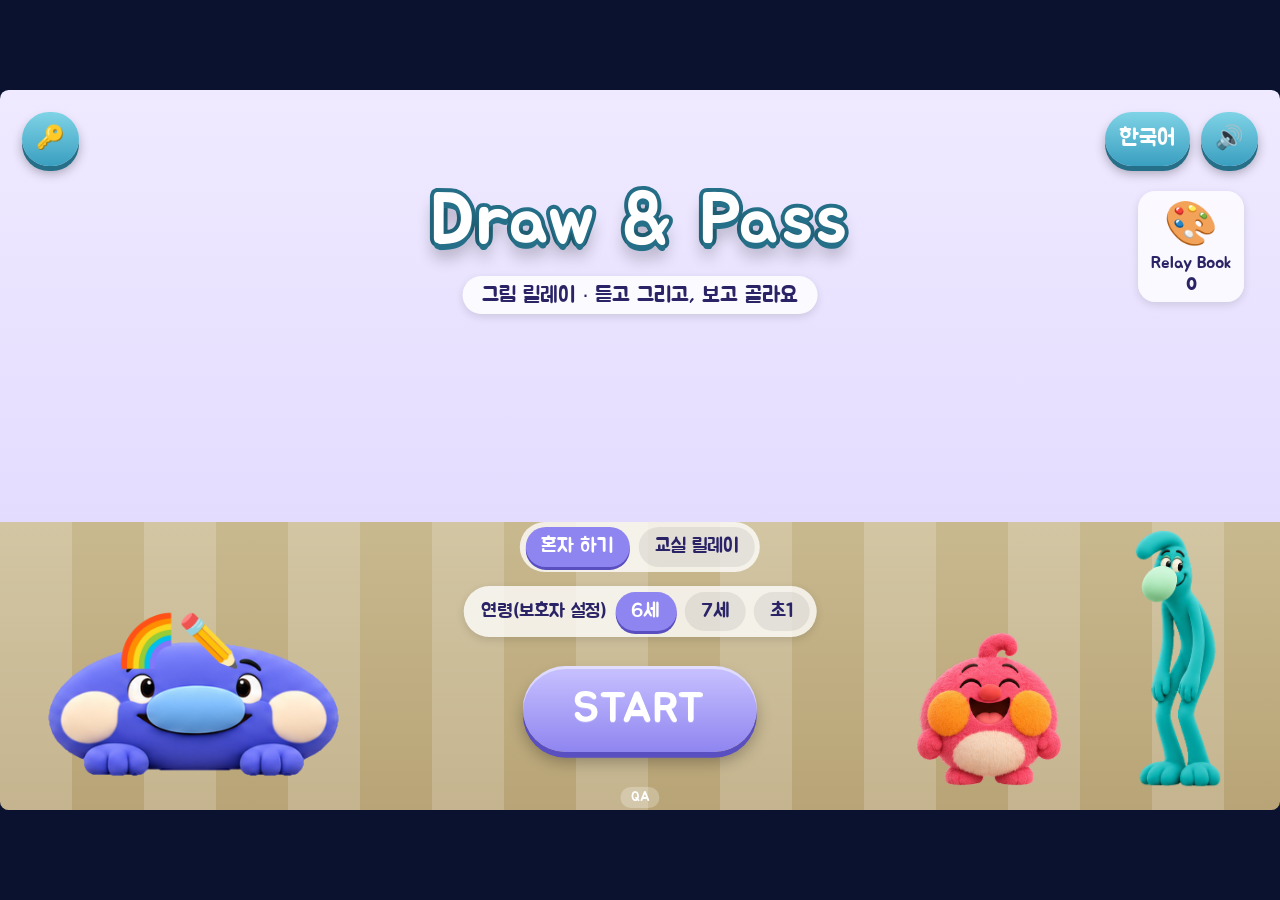
<file: Draw-Pass/index.html>
<!doctype html>
<html lang="ko">
<head>
<meta charset="utf-8">
<meta name="viewport" content="width=device-width, initial-scale=1, maximum-scale=1, user-scalable=no">
<title>Draw &amp; Pass</title>
<link rel="icon" href="data:,">
<link rel="preconnect" href="https://fonts.googleapis.com">
<link rel="preconnect" href="https://fonts.gstatic.com" crossorigin>
<link rel="stylesheet" href="https://fonts.googleapis.com/css2?family=Jua&display=swap">
<link rel="stylesheet" href="../_shared/kit.css">
<style>
  :root { --s1:#c9c2ff; --s2:#8f85f0; --ss:#5a4fc0; --st:#fff; --ink:#2a2466; --b1:#a99cff; --b2:#6f62e0; --bs:#463ba8; --a1:#7fd3e6; --a2:#3a9fc0; --as:#256f88; }
  #stage { background: linear-gradient(#efeaff 0%, #e4dcff 60%, #c9b98f 60%, #b8a476 100%); }
  .floor { position:absolute; left:0; right:0; bottom:0; height:40%; background-image: repeating-linear-gradient(90deg, rgba(255,255,255,.18) 0 calc(var(--u)*10), transparent calc(var(--u)*10) calc(var(--u)*20)); pointer-events:none; }
  #flat { position:absolute; left:calc(var(--u)*54); width:calc(var(--u)*70); top:calc(var(--u)*63); z-index:2; pointer-events:none; transform-origin:50% 100%; }
  #flat.bounce { animation: kbounce .6s; } #flat.oops { animation: koops .6s; }
  #flat.slide { animation: slide 1s ease-in-out; } @keyframes slide { 45% { transform:translateX(calc(var(--u)*60)); opacity:0; } 55% { transform:translateX(calc(var(--u)*-60)); opacity:0; } }
  #board { position:absolute; left:calc(var(--u)*40); top:calc(var(--u)*13); width:calc(var(--u)*98); height:calc(var(--u)*56); background:#fffdf6; border-radius:calc(var(--u)*3);
    box-shadow:0 0 0 calc(var(--u)*1) #6f62e0, 0 calc(var(--u)*1.6) calc(var(--u)*3) rgba(40,30,100,.35); z-index:5; overflow:hidden; touch-action:none; }
  #cv { position:absolute; inset:0; width:100%; height:100%; display:none; cursor:crosshair; }
  #board.drawing #cv { display:block; }
  .pane { position:absolute; inset:0; display:none; align-items:center; justify-content:center; }
  .pane.on { display:flex; }
  #cmp .half { position:relative; width:46%; height:78%; margin:0 1.5%; background:#fff; border-radius:calc(var(--u)*2); box-shadow:inset 0 0 0 calc(var(--u)*.4) #ddd6ff; overflow:hidden; }
  #cmp .half img { width:100%; height:100%; object-fit:contain; }
  #cmp .lab { position:absolute; top:calc(var(--u)*.6); left:0; right:0; text-align:center; font-size:calc(var(--u)*2.2); color:#6f62e0; z-index:2; }
  .pic { position:relative; width:100%; height:100%; }
  .pic .o { position:absolute; display:flex; align-items:center; justify-content:center; }
  .pic .o svg { width:100%; height:100%; display:block; }
  .pic .o .emo { font-size:inherit; line-height:1; }
  #lookPic { width:70%; height:90%; }
  .r1 { filter:url(#rough1); } .r2 { filter:url(#rough2); }
  /* tools */
  #tools { position:absolute; left:calc(var(--u)*26); top:calc(var(--u)*14); display:none; flex-direction:column; gap:calc(var(--u)*1.2); z-index:8; }
  #colors { position:absolute; left:calc(var(--u)*141); top:calc(var(--u)*14); display:none; grid-template-columns:1fr 1fr; gap:calc(var(--u)*1.2); z-index:8; }
  .drawing-ui #tools { display:flex; } .drawing-ui #colors { display:grid; }
  .tool { width:calc(var(--u)*11); height:calc(var(--u)*11); border-radius:calc(var(--u)*2.4); border:none; background:#fff; box-shadow:0 calc(var(--u)*.6) 0 #c9c2ff; cursor:pointer; display:flex; align-items:center; justify-content:center; font-size:calc(var(--u)*4.6); font-family:inherit; }
  .tool.on { box-shadow:0 0 0 calc(var(--u)*.7) #6f62e0; }
  .tool i { display:block; background:#2a2466; border-radius:50%; }
  .sw { width:calc(var(--u)*10); height:calc(var(--u)*10); border-radius:50%; border:calc(var(--u)*.6) solid #fff; cursor:pointer; box-shadow:0 calc(var(--u)*.5) calc(var(--u)*1) rgba(0,0,0,.25); }
  .sw.on { outline:calc(var(--u)*.7) solid #6f62e0; transform:scale(1.08); }
  #timer { position:absolute; left:calc(var(--u)*40); width:calc(var(--u)*98); top:calc(var(--u)*70.5); height:calc(var(--u)*2); background:rgba(255,255,255,.6); border-radius:calc(var(--u)*1); overflow:hidden; display:none; z-index:6; }
  #timer i { display:block; height:100%; width:100%; background:linear-gradient(90deg,#ffd24d,#ff9f5a); }
  #hg { position:absolute; left:calc(var(--u)*34.5); top:calc(var(--u)*68.6); font-size:calc(var(--u)*4); display:none; z-index:6; }
  .drawing-ui #timer, .drawing-ui #hg { display:block; }
  #doneBtn { position:absolute; right:calc(var(--u)*4); bottom:calc(var(--u)*6); display:none; z-index:20; }
  .drawing-ui #doneBtn { display:block; }
  #sdBtns { position:absolute; left:50%; transform:translateX(-50%); bottom:calc(var(--u)*5); display:none; gap:calc(var(--u)*4); z-index:20; }
  #sdBtns.on { display:flex; } #sdBtns .btn { height:calc(var(--u)*14); font-size:calc(var(--u)*4.4); padding:0 calc(var(--u)*4); }
  .options { left:calc(var(--u)*24); right:calc(var(--u)*24); bottom:calc(var(--u)*4); height:calc(var(--u)*20); }
  .ocard { position:relative; background:#fff; border-radius:calc(var(--u)*2.4); min-width:calc(var(--u)*20); height:calc(var(--u)*18); padding:0 calc(var(--u)*2.4); display:flex; align-items:center; justify-content:center;
    font-size:calc(var(--u)*3.2); cursor:pointer; box-shadow:0 calc(var(--u)*.8) 0 #c9c2ff, 0 calc(var(--u)*1.2) calc(var(--u)*2) rgba(0,0,0,.25); transition:opacity .3s; }
  .ocard .mini { width:calc(var(--u)*14); height:calc(var(--u)*14); }
  .ocard .spk { position:absolute; right:calc(var(--u)*.5); top:calc(var(--u)*.5); width:calc(var(--u)*4); height:calc(var(--u)*4); border-radius:50%; border:none; background:#edf1ff; font-size:calc(var(--u)*2.1); cursor:pointer; }
  .ocard.ok { box-shadow:0 0 0 calc(var(--u)*.9) #2fb457, 0 0 calc(var(--u)*3) #7be08a; } .ocard.dim { opacity:.3; pointer-events:none; }
  .bubble { width:calc(var(--u)*21); font-size:calc(var(--u)*2.5); }
  #passCover { position:absolute; inset:0; background:linear-gradient(#8f85f0,#5a4fc0); z-index:50; display:none; flex-direction:column; align-items:center; justify-content:center; color:#fff; gap:calc(var(--u)*3); }
  #passCover.on { display:flex; } #passCover h2 { margin:0; font-size:calc(var(--u)*7); } #passCover p { margin:0; font-size:calc(var(--u)*3.4); }
  #passCover .flag { font-size:calc(var(--u)*10); }
  #rewind { position:absolute; inset:calc(var(--u)*11) calc(var(--u)*6) calc(var(--u)*4); background:rgba(255,255,255,.96); border-radius:calc(var(--u)*3); z-index:45; display:none; flex-direction:column; align-items:center; padding:calc(var(--u)*2); }
  #rewind.on { display:flex; } #rewind h3 { margin:0 0 calc(var(--u)*1); font-size:calc(var(--u)*4.4); color:#463ba8; }
  #rwRow { display:flex; gap:calc(var(--u)*1.4); align-items:center; flex-wrap:wrap; justify-content:center; }
  .rw-step { width:calc(var(--u)*24); height:calc(var(--u)*22); background:#f6f3ff; border-radius:calc(var(--u)*2); display:flex; flex-direction:column; align-items:center; justify-content:center; padding:calc(var(--u)*1); text-align:center; font-size:calc(var(--u)*2.5); opacity:.15; transition:opacity .4s; }
  .rw-step.on { opacity:1; } .rw-step img { max-width:100%; max-height:calc(var(--u)*16); } .rw-step small { color:#7a72b8; font-size:calc(var(--u)*1.9); }
  #stamp { margin-top:calc(var(--u)*1.5); font-size:calc(var(--u)*3.6); color:#2fb457; min-height:calc(var(--u)*5); }
  #modeBox { position:absolute; left:50%; bottom:calc(var(--u)*33); transform:translateX(-50%); display:flex; gap:calc(var(--u)*1.2); z-index:20; background:rgba(255,255,255,.78); padding:calc(var(--u)*.8); border-radius:calc(var(--u)*4); align-items:center; font-size:calc(var(--u)*2.4); }
  #lineBox { display:none; } #lineBox.on { display:inline-flex; gap:calc(var(--u)*.8); align-items:center; }
</style>
</head>
<body>
<svg width="0" height="0" style="position:absolute">
  <filter id="rough1"><feTurbulence type="fractalNoise" baseFrequency="0.035" numOctaves="2" seed="3"/><feDisplacementMap in="SourceGraphic" scale="7"/></filter>
  <filter id="rough2"><feTurbulence type="fractalNoise" baseFrequency="0.05" numOctaves="2" seed="7"/><feDisplacementMap in="SourceGraphic" scale="13"/></filter>
</svg>
<div id="stage">
  <div class="floor"></div>

  <section class="screen on" id="title">
    <div class="topbar"><div class="row"><button class="btn alt" id="keyBtn">🔑</button></div><div class="row"><button class="btn alt" id="langBtn">한국어</button><button class="btn alt sndBtn">🔊</button></div></div>
    <div class="logo">Draw &amp; Pass<small>그림 릴레이 · 듣고 그리고, 보고 골라요</small></div>
    <img src="assets/flat.png" style="position:absolute;left:calc(var(--u)*6);bottom:calc(var(--u)*4);height:calc(var(--u)*20)" alt="Flat One">
    <div style="position:absolute;left:calc(var(--u)*16);bottom:calc(var(--u)*20);font-size:calc(var(--u)*7)" class="emo">🌈✏️</div>
    <img src="assets/party_joy.png" style="position:absolute;right:calc(var(--u)*30);bottom:calc(var(--u)*3);height:calc(var(--u)*22)" alt="">
    <img src="assets/long.png" style="position:absolute;right:calc(var(--u)*8);bottom:calc(var(--u)*3);height:calc(var(--u)*36)" alt="">
    <div class="coll" style="top:calc(var(--u)*14);right:calc(var(--u)*5)"><div class="k">🎨</div>Relay Book<br><b id="collCount">0</b></div>
    <div id="modeBox"><button class="chip on" data-mode="solo">혼자 하기</button><button class="chip" data-mode="class">교실 릴레이</button>
      <span id="lineBox">· 줄 인원 <button class="chip on" data-n="4">4명</button><button class="chip" data-n="6">6명</button><button class="chip" data-n="8">8명</button></span></div>
    <div class="agebox">연령(보호자 설정) <button class="chip" data-age="6">6세</button><button class="chip" data-age="7">7세</button><button class="chip" data-age="8">초1</button></div>
    <button class="btn start" id="startBtn">START</button>
  </section>

  <section class="screen" id="game">
    <div class="topbar">
      <div class="row"><div class="pill">⭐ <span id="starSum">0</span></div><div class="progress" id="progress"></div></div>
      <div class="row"><div class="pill" id="lvPill">LEVEL 1</div><button class="btn alt" id="reQ">💬 <span id="reLeft"></span></button></div>
      <div class="row"><button class="btn alt sndBtn">🔊</button><button class="btn" id="exitBtn">✕</button></div>
    </div>
    <img id="flat" src="assets/flat.png" alt="Flat One">
    <div id="board">
      <canvas id="cv"></canvas>
      <div class="pane" id="cmp"><div class="half"><div class="lab">내 그림 · My picture</div><img id="myImg" alt=""></div><div class="half"><div class="lab">Flat One</div><div class="pic" id="ansPic"></div></div></div>
      <div class="pane" id="look"><div class="pic" id="lookPic"></div></div>
    </div>
    <div id="tools">
      <button class="tool" data-b="0"><i style="width:calc(var(--u)*1.2);height:calc(var(--u)*1.2)"></i></button>
      <button class="tool on" data-b="1"><i style="width:calc(var(--u)*2.6);height:calc(var(--u)*2.6)"></i></button>
      <button class="tool" data-b="2"><i style="width:calc(var(--u)*4.6);height:calc(var(--u)*4.6)"></i></button>
      <button class="tool" id="eraser">🧽</button><button class="tool" id="undo">↶</button>
    </div>
    <div id="colors"></div>
    <div id="timer"><i id="tbar"></i></div><div id="hg">⏳</div>
    <button class="btn green big" id="doneBtn">Done ✔</button>
    <div id="sdBtns"><button class="btn green" id="sameBtn">👍 똑같아요</button><button class="btn alt" id="diffBtn">🤔 달라요</button></div>
    <div class="options" id="options" data-hide-on-speak></div>
    <div class="bubble" id="bubble"></div>
    <div id="passCover"><div class="flag">🚩</div><h2 id="passTitle">Pass it on!</h2><p id="passSub">다음 친구에게 넘겨 주세요</p><button class="btn gold big" id="readyBtn">준비됐어요 ▶</button></div>
    <div id="rewind"><h3>🎞️ Let's watch the whole relay!</h3><div id="rwRow"></div><div id="stamp"></div><button class="btn green" id="rwDone" style="margin-top:calc(var(--u)*1.5);display:none">끝 ▶</button></div>
  </section>

  <section class="screen" id="result">
    <div class="card-res"><h2 id="resTitle">Relay Book!</h2><div class="res-hero" id="resHero"></div><div class="bigstars" id="resStars"></div><div class="resmeta" id="resMeta"></div><div id="resLv"></div>
      <div class="reswords" id="resWords"></div><div class="resmeta" id="resReward"></div>
      <div class="resbtns"><button class="btn alt" id="homeBtn">🏠 Home</button><button class="btn" id="againBtn">↻ Again</button><button class="btn green" id="nextRoundBtn">Next ▶</button></div></div>
  </section>
</div>
<script src="../_shared/kit.js"></script>
<script>
'use strict';
const {$, sleep, rnd, shuffle} = KIT;
const ageText = a => a===8 ? '초1' : a+'세';
KIT.L = {
  hello:{en:"Hi, I'm Flat One! Draw on my back!", ko:'안녕, 나는 플랫원이야! 내 등에 그림을 그려 줘!'},
  demo1:{en:'Listen and draw.', ko:'잘 듣고 그려 봐.'}, demo2:{en:'Then look and choose!', ko:'그다음 보고 골라 봐!'},
  listen:{en:'Listen.', ko:'잘 들어.'}, drawIt:{en:'Draw it!', ko:'그려 봐!'},
  timeUp:{en:"Time's up! Let's look.", ko:'시간 다 됐어! 같이 보자.'},
  together0:{en:"Let's look together!", ko:'같이 보자!'},
  compare:{en:'Here is my picture. Same or different?', ko:'내 그림이랑 봐. 똑같아, 달라?'},
  same:{en:'You drew it!', ko:'잘 그렸구나!'}, different:{en:"Let's listen again.", ko:'다시 들어 보자.'},
  ask:{en:'What is it?', ko:'이게 뭘까?'}, again:{en:'Hmm, look at the picture again.', ko:'음, 그림을 다시 봐.'},
  hColor:{en:'Look at the color!', ko:'색을 봐!'}, hSize:{en:'Look at the size!', ko:'크기를 봐!'}, hPlace:{en:'Look at the place!', ko:'자리를 봐!'}, hThing:{en:'Look at the picture!', ko:'그림을 잘 봐!'},
  idle:{en:'Pick a brush and draw!', ko:'붓을 골라 그려 봐!'}, idleChoose:{en:'Which one is it?', ko:'어느 거일까?'},
  noMore:{en:'No more listening this time.', ko:'이번엔 더 들을 수 없어.'},
  pass:{en:'Pass it on!', ko:'다음 친구에게 넘겨!'}, rewind:{en:"Let's watch the whole relay!", ko:'릴레이를 처음부터 보자!'},
  sayAll:{en:'Everybody, say the first sentence!', ko:'다 같이 처음 문장을 말해 보자!'},
  great:{en:["That's it!",'Good eyes!','You got it!','Super!'], ko:['바로 그거야!','눈이 좋구나!','맞혔어!','최고야!']},
  clear:{en:'Look at all our pictures!', ko:'우리 그림을 다 봐!'}, levelUp:{en:'Level up! Listen carefully!', ko:'레벨 업! 더 잘 들어 봐!'},
};
KIT.face = f => { if(f==='joy') KIT.anim($('flat'),'bounce'); if(f==='oops') KIT.anim($('flat'),'oops'); };

/* ---------- content (TRD 4-1, 5-1) ---------- */
const PAL = {red:'#e94b4b', orange:'#f28c28', yellow:'#f5c842', green:'#4cb963', blue:'#3d7be0', purple:'#9b5de5', brown:'#9a6b43', black:'#2b2b2b'};
const PHRASE_COLORS = ['red','blue','yellow','green','purple','orange'];
const SV = {
  ball:c=>`<svg viewBox="0 0 100 100"><circle cx="50" cy="52" r="38" fill="${c}"/><path d="M14 46 q36 18 72 0 M50 14 q-14 38 0 76" fill="none" stroke="#fff" stroke-width="5" opacity=".75"/></svg>`,
  balloon:c=>`<svg viewBox="0 0 100 100"><ellipse cx="50" cy="40" rx="28" ry="33" fill="${c}"/><path d="M46 73 l8 0 l-4 6z" fill="${c}"/><path d="M50 79 q-8 8 0 16" fill="none" stroke="#555" stroke-width="2"/></svg>`,
  hat:c=>`<svg viewBox="0 0 100 100"><ellipse cx="50" cy="74" rx="42" ry="10" fill="${c}"/><path d="M28 74 V40 a22 14 0 0 1 44 0 V74z" fill="${c}"/><rect x="28" y="60" width="44" height="7" fill="#fff" opacity=".55"/></svg>`,
  fish:c=>`<svg viewBox="0 0 100 100"><ellipse cx="44" cy="52" rx="30" ry="20" fill="${c}"/><path d="M70 52 L94 34 L94 70z" fill="${c}"/><circle cx="30" cy="47" r="4" fill="#fff"/><circle cx="30" cy="47" r="2" fill="#222"/></svg>`,
  kite:c=>`<svg viewBox="0 0 100 100"><path d="M50 6 L80 40 L50 74 L20 40z" fill="${c}"/><path d="M50 6 V74 M20 40 H80" stroke="#fff" stroke-width="3" opacity=".6"/><path d="M50 74 q8 8 0 12 q-8 4 0 10" fill="none" stroke="#555" stroke-width="2"/></svg>`,
  star:c=>`<svg viewBox="0 0 100 100"><path d="M50 8 L61 38 L94 39 L68 59 L77 91 L50 72 L23 91 L32 59 L6 39 L39 38z" fill="${c}"/></svg>`,
  frog:c=>`<svg viewBox="0 0 100 100"><ellipse cx="50" cy="64" rx="38" ry="26" fill="${c}"/><circle cx="32" cy="38" r="12" fill="${c}"/><circle cx="68" cy="38" r="12" fill="${c}"/><circle cx="32" cy="38" r="6" fill="#fff"/><circle cx="68" cy="38" r="6" fill="#fff"/><circle cx="32" cy="39" r="3" fill="#222"/><circle cx="68" cy="39" r="3" fill="#222"/><path d="M36 68 q14 10 28 0" fill="none" stroke="#222" stroke-width="2.5"/></svg>`,
  mug:c=>KIT.SVG.mug(c), mitt:c=>KIT.SVG.mitt(c), mushroom:c=>KIT.SVG.mushroom(c),
  box:()=>`<svg viewBox="0 0 100 100"><path d="M8 30 H92 V92 H8z" fill="#c8925a"/><path d="M8 30 L18 18 H82 L92 30z" fill="#a8743f"/><rect x="8" y="30" width="84" height="8" fill="#000" opacity=".1"/></svg>`,
  table:()=>`<svg viewBox="0 0 100 100"><rect x="4" y="30" width="92" height="10" rx="3" fill="#9a6b43"/><rect x="12" y="40" width="8" height="54" fill="#7d5434"/><rect x="80" y="40" width="8" height="54" fill="#7d5434"/></svg>`,
};
const NOUNS6 = ['ball','hat','fish','kite','balloon','star','mug','mitt'];
const NOUNS7 = ['ball','hat','fish','kite','frog','balloon','star','mug'];
const SIMILAR = {ball:'balloon', balloon:'ball', hat:'mug', mug:'hat', kite:'fish', fish:'kite', star:'kite', frog:'fish', mitt:'hat'};
const SUBJ = {cat:'🐱', dog:'🐶', duck:'🦆', mouse:'🐭'};
const POS_BY_LV = lv => lv<=2? ['on','in'] : lv<=4? ['on','in','under'] : ['on','in','under','next to'];
const QCOUNT = {6:5, 7:5, 8:6};
const LV = { // TRD 6-2
  1:{t:90,re:99,o6:2,o7:3,diff:'noun',rough:''}, 2:{t:80,re:99,o6:3,o7:3,diff:'noun',rough:''}, 3:{t:70,re:3,o6:3,o7:4,diff:'color',rough:'r1'},
  4:{t:60,re:2,o6:3,o7:4,diff:'colorsize',rough:'r1'}, 5:{t:60,re:2,o6:3,o7:4,diff:'any',rough:'r1'}, 6:{t:60,re:1,o6:3,o7:4,diff:'any+',rough:'r2'} };

function objFor(pos){ return pos==='in' ? 'box' : pos==='under' ? 'table' : rnd(['box','table']); }
function newSpec(age, lv){
  if(age===6) return {color:rnd(PHRASE_COLORS), noun:rnd(NOUNS6)};
  if(age===7) return {size:rnd(['big','small']), color:rnd(PHRASE_COLORS), noun:rnd(NOUNS7)};
  const pos=rnd(POS_BY_LV(lv)); return {subj:rnd(Object.keys(SUBJ)), pos, obj:objFor(pos)};
}
const phraseOf = s => s.subj ? `The ${s.subj} is ${s.pos} the ${s.obj}.` : s.size ? `a ${s.size} ${s.color} ${s.noun}` : `a ${s.color} ${s.noun}`;
const keysOf = s => s.subj ? [s.subj, s.pos.split(' ')[0], s.obj] : s.size ? [s.size, s.color, s.noun] : [s.color, s.noun];
const partsOf = s => s.subj ? [`The ${s.subj}`, s.pos, `the ${s.obj}`] : s.size ? [s.size, s.color, s.noun] : [s.color, s.noun];
const same = (a,b) => phraseOf(a)===phraseOf(b);

/* options differing by ONE element (TRD 4-1) */
function elementsFor(age, lv){ const d=LV[lv].diff;
  if(age===8){ if(d==='noun') return ['subj']; if(d==='color') return ['pos']; if(d==='colorsize') return ['pos','subj']; return ['subj','pos','obj']; }
  if(d==='noun') return ['noun']; if(d==='color') return ['color']; if(d==='colorsize') return age===7? ['color','size'] : ['color']; return age===7? ['noun','color','size'] : ['noun','color']; }
function variant(s, el, lv, age){ const v={...s};
  if(el==='color') v.color=rnd(PHRASE_COLORS.filter(c=>c!==s.color));
  if(el==='size') v.size = s.size==='big'?'small':'big';
  if(el==='noun'){ const pool = age===7?NOUNS7:NOUNS6; v.noun = (LV[lv].diff==='any+' && SIMILAR[s.noun] && Math.random()<.6) ? SIMILAR[s.noun] : rnd(pool.filter(n=>n!==s.noun)); }
  if(el==='subj') v.subj=rnd(Object.keys(SUBJ).filter(x=>x!==s.subj));
  if(el==='pos'){ const ps=POS_BY_LV(Math.max(lv,3)).filter(p=>p!==s.pos); v.pos=rnd(ps); v.obj = v.pos==='in'?'box': v.pos==='under'?'table': s.obj; if(v.pos!=='in'&&v.pos!=='under'&&s.obj!==v.obj) v.obj=s.obj; }
  if(el==='obj'){ if(s.pos==='in'||s.pos==='under'){ return variant(s,'pos',lv,age); } v.obj = s.obj==='box'?'table':'box'; }
  v.changed=el; return v; }
function makeOptions(ans, age, lv, n){ const els=elementsFor(age,lv); const out=[ans]; let guard=0;
  while(out.length<n && guard++<200){ const v=variant(ans, rnd(els), lv, age); if(!out.some(o=>same(o,v))) out.push(v); }
  return shuffle(out); }

/* picture renderer (answer / kid-style) */
function picHTML(s, rough){ const r = rough? ` ${rough}` : '';
  if(s.subj){ const obj=SV[s.obj](); const emo=SUBJ[s.subj];
    const objBox = s.obj==='box' ? 'left:30%;width:40%;top:48%;height:46%' : 'left:22%;width:56%;top:40%;height:56%';
    const subPos = {on:'left:35%;width:30%;top:24%;height:34%',
                    in:'left:36%;width:28%;top:34%;height:30%', under:'left:37%;width:26%;top:64%;height:30%', 'next to':'left:80%;width:18%;top:62%;height:30%'}[s.pos];
    const sub=`<div class="o" style="${subPos};font-size:calc(var(--u)*9)"><span class="emo">${emo}</span></div>`; const ob=`<div class="o" style="${objBox}">${obj}</div>`;
    return `<div class="pic${r}">${s.pos==='in'? sub+ob : ob+sub}</div>`; }
  const big = !s.size || s.size==='big'; const box = big? 'left:12%;width:76%;top:10%;height:80%' : 'left:35%;width:30%;top:58%;height:34%';
  return `<div class="pic${r}"><div class="o" style="${box}">${SV[s.noun](PAL[s.color])}</div></div>`; }

/* ---------- drawing board (TRD 3, 9) — kept in memory only ---------- */
const cv=$('cv'), ctx=cv.getContext('2d'); let strokes=[], undoLeft=5, brush=1, color='red', eraser=false, cur=null; const pointers=new Set();
const BR=[0.008,0.018,0.035];
function sizeCanvas(){ const r=$('board').getBoundingClientRect(), dpr=devicePixelRatio||1; cv.width=Math.max(1,Math.round(r.width*dpr)); cv.height=Math.max(1,Math.round(r.height*dpr)); redrawAll(); }
addEventListener('resize', ()=>{ if($('board').classList.contains('drawing')) sizeCanvas(); });
function drawStroke(s){ ctx.save(); ctx.globalCompositeOperation = s.erase? 'destination-out' : 'source-over'; ctx.strokeStyle=PAL[s.color]||'#000'; ctx.lineCap='round'; ctx.lineJoin='round'; ctx.lineWidth=s.w*cv.width;
  ctx.beginPath(); s.pts.forEach(([x,y],i)=>{ const X=x*cv.width, Y=y*cv.height; if(i===0) ctx.moveTo(X,Y); else ctx.lineTo(X,Y); }); if(s.pts.length===1){ ctx.lineTo(s.pts[0][0]*cv.width+.1, s.pts[0][1]*cv.height); } ctx.stroke(); ctx.restore(); }
function redrawAll(){ ctx.clearRect(0,0,cv.width,cv.height); strokes.forEach(drawStroke); }
function clearBoard(){ strokes=[]; undoLeft=5; cur=null; ctx.clearRect(0,0,cv.width,cv.height); }
const norm = e => { const r=cv.getBoundingClientRect(); return [(e.clientX-r.left)/r.width, (e.clientY-r.top)/r.height]; };
cv.addEventListener('pointerdown', e=>{ if(!G||G.phase!=='draw') return; pointers.add(e.pointerId); if(pointers.size>1){ if(cur){ strokes.pop(); cur=null; redrawAll(); } return; } // palm rejection
  cv.setPointerCapture(e.pointerId); cur={color, w:BR[brush]*(eraser?1.8:1), erase:eraser, pts:[norm(e)]}; strokes.push(cur); drawStroke(cur); touched(); });
cv.addEventListener('pointermove', e=>{ if(!cur||pointers.size>1) return; const p=norm(e); cur.pts.push([Math.max(0,Math.min(1,p[0])), Math.max(0,Math.min(1,p[1]))]); redrawAll(); });
const up = e=>{ pointers.delete(e.pointerId); cur=null; }; cv.addEventListener('pointerup', up); cv.addEventListener('pointercancel', up);
document.querySelectorAll('.tool[data-b]').forEach(b=>b.onclick=()=>{ brush=+b.dataset.b; eraser=false; refreshTools(); });
$('eraser').onclick=()=>{ eraser=!eraser; refreshTools(); };
$('undo').onclick=()=>{ if(strokes.length && undoLeft>0){ strokes.pop(); undoLeft--; redrawAll(); KIT.sfx.click(); } };
(function(){ const box=$('colors'); Object.keys(PAL).forEach((c,i)=>{ const d=document.createElement('div'); d.className='sw'+(c==='red'?' on':''); d.style.background=PAL[c]; d.dataset.c=c; d.title=c; d.onclick=()=>{ color=c; eraser=false; refreshTools(); }; box.appendChild(d); }); })();
function refreshTools(){ document.querySelectorAll('.tool[data-b]').forEach(b=>b.classList.toggle('on', !eraser && +b.dataset.b===brush)); $('eraser').classList.toggle('on',eraser); document.querySelectorAll('.sw').forEach(s=>s.classList.toggle('on', !eraser && s.dataset.c===color)); }
function autoStroke(){ // QA: ?autodraw=1
  const pts=[]; for(let i=0;i<=24;i++){ const a=i/24*Math.PI*2; pts.push([.5+.18*Math.cos(a), .5+.28*Math.sin(a)]); } strokes.push({color, w:BR[1], erase:false, pts}); redrawAll(); }

/* ---------- flow ---------- */
let G=null, MODE='solo', LINE=4;
document.querySelectorAll('.chip[data-mode]').forEach(c=>c.onclick=()=>{ MODE=c.dataset.mode; document.querySelectorAll('.chip[data-mode]').forEach(x=>x.classList.toggle('on',x===c)); $('lineBox').classList.toggle('on', MODE==='class'); });
document.querySelectorAll('.chip[data-n]').forEach(c=>c.onclick=()=>{ LINE=+c.dataset.n; document.querySelectorAll('.chip[data-n]').forEach(x=>x.classList.toggle('on',x===c)); });
function setPhase(ph){ G.phase=ph; const st=$('stage');
  st.classList.toggle('drawing-ui', ph==='draw'); $('board').classList.toggle('drawing', ph==='draw');
  $('cmp').classList.toggle('on', ph==='compare'); $('look').classList.toggle('on', ph==='choose'||ph==='speak'); $('sdBtns').classList.toggle('on', ph==='compare');
  if(ph!=='choose' && ph!=='speak') $('options').innerHTML=''; }
function touched(){ if(!G) return; KIT.clearIdle(); KIT.armIdle(idle); }
async function idle(){ if(!G||!G.accepting) return; if(G.phase==='draw'){ await KIT.tutor('idle'); KIT.showHand($('board')); } else if(G.phase==='choose'){ await KIT.tutor('idleChoose'); KIT.showHand($('options').firstChild); } }
function updRe(){ const L=LV[G.lv].re; $('reLeft').textContent = L>=99? '' : Math.max(0,L-G.reUsed); }
$('reQ').onclick=async()=>{ if(!G||G.phase!=='draw'||!G.drawSpec) return; const L=LV[G.lv].re; if(G.reUsed>=L){ await KIT.tutor('noMore'); return; } G.reUsed++; updRe(); await KIT.say(phraseOf(G.drawSpec)); };

async function startRound(){
  if(KIT.SAVE.age<6){ KIT.SAVE.age=6; KIT.writeSave(); }
  const age=KIT.SAVE.age, lv=KIT.levelFor(age);
  G={age, lv, mode:MODE, total: MODE==='class'? LINE : QCOUNT[age], idx:0, stars:[], words:[], drawings:[], drawn:0, lastEl:[]}; const me=G;
  $('lvPill').textContent=`LEVEL ${lv} · ${ageText(age)}`; KIT.show('game'); KIT.renderProgress(G); sizeCanvas(); clearBoard(); refreshTools();
  $('progress').style.visibility = MODE==='class' ? 'hidden' : 'visible';
  if(MODE==='class') return startRelay();
  if(KIT.demoNeeded()) await runDemo(); if(G!==me) return; nextQ(true);
}
async function nextQ(first){ if(!G) return; if(!first){ await sleep(600); if(!G) return; G.idx++; }
  if(G.idx>=G.total) return finish();
  const me=G; G.wrong=0; G.accepting=false; G.reUsed=0; updRe(); KIT.renderProgress(G);
  G.drawSpec=newSpec(G.age,G.lv); await drawStep(G.drawSpec); if(G!==me) return;
  await compareStep(); if(G!==me) return;
  await chooseStep(); }
/* step 1: listen & draw */
function drawStep(spec){ return new Promise(async res=>{ const me=G; clearBoard(); setPhase('draw'); sizeCanvas(); G.accepting=false;
  KIT.face('neutral'); await KIT.tutor('listen',{keep:true}); if(G!==me) return; await KIT.say(phraseOf(spec)); if(G!==me) return; await KIT.tutor('drawIt'); if(G!==me) return;
  G.accepting=true; KIT.armIdle(idle); const T=LV[G.lv].t; const bar=$('tbar'); bar.style.transition='none'; bar.style.width='100%'; void bar.offsetWidth; bar.style.transition=`width ${T}s linear`; bar.style.width='0%';
  let done=false; const fin=async(timeUp)=>{ if(done||G!==me) return; done=true; clearTimeout(G.drawT); KIT.clearIdle(); G.accepting=false; bar.style.transition='none';
    if(timeUp) await KIT.tutor('timeUp'); G.drawn++; G.lastDrawing = strokes.length? cv.toDataURL('image/png') : null; res(); };
  G.finishDraw=()=>fin(false); G.drawT=setTimeout(()=>fin(true), T*1000);
  if(KIT.params.get('autodraw')){ await sleep(300); autoStroke(); fin(false); } }); }
$('doneBtn').onclick=()=>{ if(G&&G.phase==='draw'&&G.finishDraw) G.finishDraw(); };
/* step 2: self check (never machine-scored) */
function compareStep(){ return new Promise(async res=>{ const me=G; setPhase('compare'); $('ansPic').innerHTML=picHTML(G.drawSpec,'');
  const img=$('myImg'); if(G.lastDrawing){ img.src=G.lastDrawing; img.style.visibility='visible'; } else { img.removeAttribute('src'); img.style.visibility='hidden'; }
  if(!G.lastDrawing){ await KIT.tutor('together0'); if(G!==me) return; }
  await KIT.tutor('compare',{keep:true}); if(G!==me) return; await KIT.say(phraseOf(G.drawSpec)); if(G!==me) return;
  G.accepting=true; G.sdPick=async(isSame)=>{ if(!G.accepting) return; G.accepting=false; KIT.sfx.click();
    if(isSame){ KIT.face('joy'); await KIT.tutor('same'); } else { await KIT.tutor('different'); for(const p of partsOf(G.drawSpec)){ if(G!==me) return; await KIT.say(p); await sleep(250); } }
    if(G!==me) return; G.lastDrawing=null; img.removeAttribute('src'); clearBoard(); res(); }; }); }
$('sameBtn').onclick=()=>G&&G.sdPick&&G.sdPick(true); $('diffBtn').onclick=()=>G&&G.sdPick&&G.sdPick(false);
/* step 3: look & choose */
async function chooseStep(){ const me=G; const ans=G.lookSpec=newSpec(G.age,G.lv); const n = G.age===6? LV[G.lv].o6 : LV[G.lv].o7;
  G.opts=makeOptions(ans,G.age,G.lv,n); setPhase('choose'); $('lookPic').innerHTML=picHTML(ans, LV[G.lv].rough);
  renderOptions(G.opts, onPick); await KIT.tutor('ask'); if(G!==me) return; G.accepting=true; KIT.armIdle(idle); }
function renderOptions(list, pick){ const box=$('options'); box.innerHTML=''; list.forEach(o=>{ const c=document.createElement('div'); c.className='ocard'; c.dataset.p=phraseOf(o);
  c.innerHTML = G.age===6? `<div class="mini">${picHTML(o,'')}</div>` : phraseOf(o);
  const sp=document.createElement('button'); sp.className='spk'; sp.textContent='🔊'; sp.onclick=e=>{ e.stopPropagation(); KIT.say(phraseOf(o)); }; c.appendChild(sp);
  c.onclick=()=>pick(c,o); box.appendChild(c); }); }
async function onPick(card, o){ if(!G||!G.accepting||G.phase!=='choose') return; touched(); const me=G; KIT.say(phraseOf(o));
  if(same(o,G.lookSpec)){ G.accepting=false; KIT.clearIdle(); card.classList.add('ok'); KIT.sfx.ok(); KIT.face('joy');
    const g=KIT.line('great'); KIT.bubble(g.t+(g.lang==='ko'?`<span class="en">${g.en}</span>`:'')); await KIT.say(g.t,g.lang); if(G!==me) return;
    const star=1+(G.wrong===0?1:0); setPhase('speak'); const spoke=await KIT.speak({phrase:phraseOf(G.lookSpec), keys:keysOf(G.lookSpec), isAlive:()=>G===me}); if(G!==me) return;
    record(star+(spoke?1:0), spoke); return nextQ(); }
  G.wrong++; KIT.sfx.bad(); card.classList.add('dim'); KIT.face('oops');
  if(G.wrong===1) await KIT.tutor('again');
  else if(G.wrong===2){ const el=o.changed; await KIT.tutor(el==='color'?'hColor': el==='size'?'hSize': el==='pos'?'hPlace':'hThing'); }
  else { G.accepting=false; KIT.clearIdle(); const ok=[...$('options').children].find(c=>c.dataset.p===phraseOf(G.lookSpec)); ok&&ok.classList.add('ok'); await KIT.sayLine(phraseOf(G.lookSpec)); if(G!==me) return; record(0,false); return nextQ(); } }
function record(s, spoke){ G.stars[G.idx]=s; const ph=phraseOf(G.lookSpec); G.words.push({text:ph, phrase:ph, stars:s, spoke}); KIT.renderProgress(G); }

async function runDemo(){ KIT.demoStart(); const me=G; const spec={color:'red', noun:'ball'};
  const steps=[ async()=>{ setPhase('draw'); sizeCanvas(); clearBoard(); await KIT.tutor('demo1',{keep:true}); await KIT.say('A red ball.'); },
    async()=>{ KIT.showHand($('board'),true); autoStroke(); await sleep(900); },
    async()=>{ setPhase('compare'); $('myImg').src=cv.toDataURL(); $('myImg').style.visibility='visible'; $('ansPic').innerHTML=picHTML(spec,''); KIT.showHand($('sameBtn'),true); await sleep(1000); },
    async()=>{ await KIT.tutor('demo2',{keep:true}); setPhase('choose'); $('lookPic').innerHTML=picHTML(spec,''); renderOptions([spec,{color:'blue',noun:'ball'},{color:'red',noun:'hat'}], ()=>{}); await sleep(500); KIT.showHand($('options').firstChild,true); await sleep(900); },
    async()=>{ KIT.hideHand(); await KIT.tutor('demoEnd',{keep:true}); } ];
  for(const s of steps){ if(KIT.skipDemo||G!==me) break; await s(); }
  KIT.demoEnd(); if(G){ clearBoard(); $('myImg').removeAttribute('src'); setPhase('none'); } }

async function finish(){ KIT.clearIdle(); clearBoard(); G.drawings=[]; KIT.SAVE.bank += G.drawn; // paint drop per drawing (TRD 7)
  await KIT.result(G,{title:'Relay Book!', heroHtml:'<img src="assets/flat.png"><img src="assets/big.png"><img src="assets/feet.png"><img src="assets/long.png">', icon:'🎨', unit:'물감 방울', collName:'Relay Book', per:5}); }

/* ---------- classroom relay: one tablet passed around (TRD 2, stage A) ---------- */
async function startRelay(){ const me=G; G.relay={first:newSpec(G.age,G.lv), steps:[]};
  for(let i=0;i<G.total;i++){ if(G!==me) return; G.idx=i;
    await passCover(i); if(G!==me) return;
    if(i%2===0){ const spec = i===0? G.relay.first : G.relay.steps[i-1].spec; G.drawSpec=spec; G.reUsed=0; updRe(); await drawStep(spec); if(G!==me) return;
      G.relay.steps.push({kind:'draw', img:G.lastDrawing, spec}); G.lastDrawing=null; clearBoard(); }
    else { const prev=G.relay.steps[i-1]; const n = G.age===6? 3 : 4; const opts=makeOptions(G.relay.first, G.age, Math.max(G.lv,3), n);
      setPhase('choose'); $('lookPic').innerHTML = prev.img? `<img src="${prev.img}" style="width:100%;height:100%;object-fit:contain">` : '';
      const chosen = await new Promise(async res=>{ renderOptions(opts, (c,o)=>{ if(!G.accepting) return; G.accepting=false; KIT.clearIdle(); c.classList.add('ok'); KIT.sfx.click(); KIT.say(phraseOf(o)); setTimeout(()=>res(o),700); });
        await KIT.tutor('ask'); if(G!==me) return; G.accepting=true; KIT.armIdle(idle); });
      if(G!==me) return; G.relay.steps.push({kind:'choose', spec:chosen}); } }
  if(G!==me) return; await rewind(); }
function passCover(i){ return new Promise(async res=>{ const me=G; setPhase('none'); const pc=$('passCover');
  $('passTitle').textContent = i===0? `1번 친구부터!` : 'Pass it on!'; $('passSub').textContent = `${i+1}번 친구 차례 · ${i%2===0?'듣고 그려요 🎧':'보고 골라요 👀'}`; pc.classList.add('on');
  if(i>0){ KIT.anim($('flat'),'bounce'); $('flat').classList.add('slide'); setTimeout(()=>$('flat').classList.remove('slide'),1000); KIT.tutor('pass'); }
  G.passReady=()=>{ pc.classList.remove('on'); G.passReady=null; res(); }; }); }
$('readyBtn').onclick=()=>{ KIT.sfx.click(); G&&G.passReady&&G.passReady(); };
async function rewind(){ const me=G, R=G.relay; setPhase('none'); const rw=$('rewind'), row=$('rwRow'); row.innerHTML=''; $('stamp').textContent=''; $('rwDone').style.display='none'; rw.classList.add('on');
  const items=[{t:'처음 문장', html:`<b>${phraseOf(R.first)}</b>`, say:phraseOf(R.first)}, ...R.steps.map((s,i)=>s.kind==='draw'? {t:`${i+1}번 그림`, html: s.img?`<img src="${s.img}">`:'(빈 그림)'} : {t:`${i+1}번 고른 말`, html:`<b>${phraseOf(s.spec)}</b>`, say:phraseOf(s.spec)})];
  items.forEach(it=>{ const d=document.createElement('div'); d.className='rw-step'; d.innerHTML=`<small>${it.t}</small>${it.html}`; row.appendChild(d); });
  await KIT.tutor('rewind'); const fast=KIT.params.get('autodraw');
  for(let i=0;i<items.length;i++){ if(G!==me) return; row.children[i].classList.add('on'); if(items[i].say) await KIT.say(items[i].say); await sleep(fast?150:1500); }
  const lastChoice=[...R.steps].reverse().find(s=>s.kind==='choose'); const kept = lastChoice && same(lastChoice.spec, R.first);
  $('stamp').textContent = kept? '✅ 처음 말이 끝까지 전해졌어요!' : '🔍 어디서 바뀌었을까? 함께 찾아봐요!';
  await KIT.tutor('sayAll'); if(G!==me) return; await KIT.say(phraseOf(R.first)); if(G!==me) return;
  $('rwDone').style.display='inline-block'; G.rwDone=()=>{ rw.classList.remove('on'); relayResult(); }; }
$('rwDone').onclick=()=>G&&G.rwDone&&G.rwDone();
function relayResult(){ const R=G.relay; R.steps.forEach(s=>s.img=null); // drawings cleared (TRD 10-2)
  $('resTitle').textContent='Relay Done!'; $('resHero').innerHTML='<img src="assets/flat.png"><img src="assets/party_joy.png"><img src="assets/big.png">';
  $('resStars').textContent='🎉'; $('resMeta').textContent=`${G.total}명이 함께 릴레이했어요 · 그림은 저장하지 않아요`; $('resLv').innerHTML='';
  const box=$('resWords'); box.innerHTML=''; [R.first, ...R.steps.filter(s=>s.kind==='choose').map(s=>s.spec)].forEach((s,i)=>{ const d=document.createElement('div'); d.className='rw'; d.textContent=(i===0?'처음: ':'')+phraseOf(s); d.onclick=()=>KIT.say(phraseOf(s)); box.appendChild(d); });
  $('resReward').textContent='교실 모드는 별·레벨 없이 진행해요'; KIT.show('result'); KIT.say(KIT.line('clear').t, KIT.SAVE.lang); }

KIT.init({prefix:'dp', onStart:startRound, onExit:()=>{ if(G){ clearTimeout(G.drawT); } G=null; clearBoard(); KIT.clearIdle(); $('passCover').classList.remove('on'); $('rewind').classList.remove('on'); $('stage').classList.remove('drawing-ui'); }});
if(KIT.SAVE.age<6){ KIT.SAVE.age=6; KIT.refreshTitle(); }
if(KIT.params.get('mode')==='class'){ MODE='class'; document.querySelectorAll('.chip[data-mode]').forEach(x=>x.classList.toggle('on',x.dataset.mode==='class')); $('lineBox').classList.add('on'); }
if(KIT.params.get('line')){ LINE=+KIT.params.get('line'); }
window.__dp=()=>G;
/* QA: advance the current step */
window.__dpAuto=()=>{ if(!G) return 'none';
  if(G.passReady){ G.passReady(); return 'pass'; }
  if(G.rwDone && $('rewind').classList.contains('on')){ G.rwDone(); return 'rewind'; }
  if(!G.accepting) return 'wait';
  if(G.phase==='draw'){ autoStroke(); G.finishDraw(); return 'draw'; }
  if(G.phase==='compare'){ G.sdPick(Math.random()<.5); return 'compare'; }
  if(G.phase==='choose'){ const want = G.mode==='class' ? $('options').firstChild?.dataset.p : phraseOf(G.lookSpec); const c=[...$('options').children].find(c=>c.dataset.p===want); c&&c.click(); return 'choose'; }
  return 'none'; };
</script>
</body>
</html>
</file>
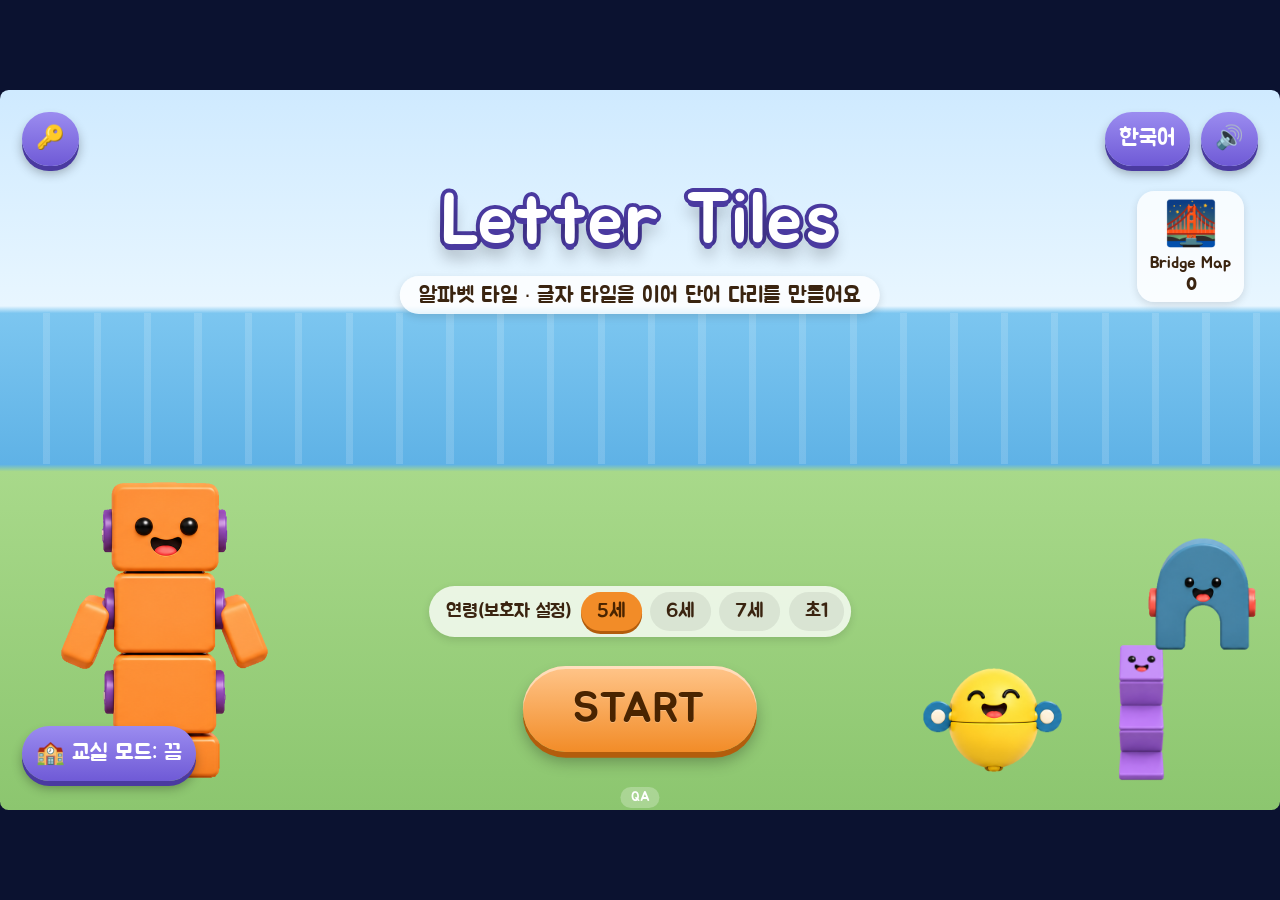
<file: Letter-Tiles/index.html>
<!doctype html>
<html lang="ko">
<head>
<meta charset="utf-8">
<meta name="viewport" content="width=device-width, initial-scale=1, maximum-scale=1, user-scalable=no">
<title>Letter Tiles</title>
<link rel="preconnect" href="https://fonts.googleapis.com">
<link rel="preconnect" href="https://fonts.gstatic.com" crossorigin>
<link rel="stylesheet" href="https://fonts.googleapis.com/css2?family=Jua&display=swap">
<link rel="stylesheet" href="../_shared/kit.css">
<style>
  :root { --s1:#ffc58a; --s2:#f28c28; --ss:#b35d0c; --st:#4a2400; --ink:#3a2410; --b1:#ffb36b; --b2:#f28c28; --bs:#b35d0c; --a1:#9b8cf0; --a2:#6f5ad6; --as:#4a3aa0; --bg:#cfe8ff; }
  #stage { background: linear-gradient(#cfeaff 0%, #e8f6ff 30%, #7cc6f0 31%, #5fb2e6 52%, #a8d98a 53%, #8cc66f 100%); }
  .ripple { position:absolute; left:0; right:0; top:31%; height:21%; background: repeating-linear-gradient(90deg, rgba(255,255,255,.0) 0 calc(var(--u)*6), rgba(255,255,255,.25) calc(var(--u)*6) calc(var(--u)*7)); animation: flow 6s linear infinite; opacity:.6; }
  @keyframes flow { to { background-position: calc(var(--u)*-70) 0; } }
  .modeBtn { position:absolute; left:calc(var(--u)*3); bottom:calc(var(--u)*4); z-index:21; }
  .modeBtn.on { background:linear-gradient(#ffd96a,#f5a623); color:#5a3300; box-shadow:0 calc(var(--u)*.7) 0 #c07a0c; }
  .tutor { left:calc(var(--u)*0); bottom:calc(var(--u)*2); height:calc(var(--u)*34); transition: transform .5s; }
  .bubble { top:calc(var(--u)*12); }
  #target { position:absolute; left:50%; transform:translateX(-50%); top:calc(var(--u)*11); height:calc(var(--u)*19); min-width:calc(var(--u)*19); padding:0 calc(var(--u)*2); background:#fff; border-radius:calc(var(--u)*3);
    display:flex; align-items:center; justify-content:center; gap:calc(var(--u)*1); z-index:12; box-shadow:0 calc(var(--u)*.8) 0 #b9c9e0; }
  #target .emo { font-size:calc(var(--u)*13); } #target .ear { font-size:calc(var(--u)*10); }
  #mat { position:absolute; left:50%; transform:translateX(-50%); top:calc(var(--u)*36); padding:calc(var(--u)*1.6) calc(var(--u)*2.4); background:linear-gradient(#ff8a74,#e9654f); border-radius:calc(var(--u)*3);
    display:flex; gap:calc(var(--u)*1.6); z-index:12; box-shadow:0 calc(var(--u)*.9) 0 #a8432f; }
  .slot { width:calc(var(--u)*15); height:calc(var(--u)*15); border-radius:calc(var(--u)*2); background:rgba(255,255,255,.35); border:calc(var(--u)*.5) dashed rgba(255,255,255,.85); position:relative;
    display:flex; align-items:center; justify-content:center; font-size:calc(var(--u)*9); color:rgba(80,40,20,.25); font-family:"Jua",sans-serif; }
  .slot.big { color:#7a2d1c; font-size:calc(var(--u)*10); background:rgba(255,255,255,.75); border-style:solid; }
  .slot.pre { color:rgba(70,60,60,.45); background:rgba(255,255,255,.55); border-style:solid; }
  .slot.glow { animation: kglow 1s infinite; }
  .tile { width:calc(var(--u)*13); height:calc(var(--u)*13); border-radius:calc(var(--u)*2); background:linear-gradient(#ffc58a,#f29a4a); color:#4a2400; font-size:calc(var(--u)*8.4);
    display:flex; align-items:center; justify-content:center; font-family:"Jua",sans-serif; cursor:grab; position:relative; touch-action:none;
    box-shadow: inset 0 calc(var(--u)*-.8) 0 #c8702a, 0 calc(var(--u)*.6) calc(var(--u)*1) rgba(0,0,0,.25); }
  .tile::before, .tile::after { content:""; position:absolute; top:50%; width:calc(var(--u)*2.2); height:calc(var(--u)*2.2); margin-top:calc(var(--u)*-1.1); border-radius:50%; background:#9b5de5; box-shadow: inset 0 0 0 calc(var(--u)*.5) #d8c4ff; }
  .tile::before { left:calc(var(--u)*-1.1); } .tile::after { right:calc(var(--u)*-1.1); }
  .slot .tile { width:calc(var(--u)*14); height:calc(var(--u)*14); }
  .tile.drag { position:fixed; z-index:80; pointer-events:none; transform:scale(1.1); }
  .tile.glow { animation: kglow 1s infinite; }
  .tile.in { animation: rollin .6s cubic-bezier(.3,1.4,.5,1) backwards; }
  @keyframes rollin { from { transform:translateX(calc(var(--u)*60)) rotate(180deg); opacity:0; } }
  #holder { position:absolute; left:calc(var(--u)*40); right:calc(var(--u)*30); top:calc(var(--u)*68); height:calc(var(--u)*24); background:linear-gradient(#c8b8ff,#9b8cf0); border-radius:calc(var(--u)*3);
    display:flex; gap:calc(var(--u)*2.6); align-items:center; justify-content:center; flex-wrap:wrap; padding:0 calc(var(--u)*2); z-index:12; box-shadow:0 calc(var(--u)*.9) 0 #6f5ad6; }
  #fold { position:absolute; left:calc(var(--u)*30); top:calc(var(--u)*70); height:calc(var(--u)*20); z-index:11; }
  #roll { position:absolute; right:calc(var(--u)*14); top:calc(var(--u)*72); height:calc(var(--u)*15); z-index:13; transition: transform .8s; }
  #roll.go { animation: rollb .8s; } @keyframes rollb { from { transform:translateX(calc(var(--u)*30)) rotate(360deg); } }
  #arch { position:absolute; right:calc(var(--u)*6); top:calc(var(--u)*32); height:calc(var(--u)*22); z-index:11; }
  #bridge { position:absolute; left:50%; top:calc(var(--u)*53); height:calc(var(--u)*6); width:0; transform:translateX(-50%); background:repeating-linear-gradient(90deg,#f29a4a 0 calc(var(--u)*6),#e07e2c calc(var(--u)*6) calc(var(--u)*6.4)); border-radius:calc(var(--u)*1.5); z-index:10; transition: width .7s; }
  #bridge.on { width:calc(var(--u)*120); }
  #walker { position:absolute; left:calc(var(--u)*28); top:calc(var(--u)*44); height:calc(var(--u)*10); z-index:13; opacity:0; }
  #walker.go { opacity:1; animation: cross 1.6s linear forwards; } @keyframes cross { to { transform:translateX(calc(var(--u)*120)) rotate(720deg); } }
  #nextBtn { position:absolute; right:calc(var(--u)*3); bottom:calc(var(--u)*4); display:none; z-index:30; }
  #teamPill { display:none; } #teamPill.red { display:flex; background:#ffd9d3; } #teamPill.blue { display:flex; background:#d6e4ff; }
  .scoreTeams { font-size:calc(var(--u)*3); margin-top:calc(var(--u)*.6); }
</style>
</head>
<body>
<div id="stage">
  <div class="ripple"></div>

  <section class="screen on" id="title">
    <div class="topbar"><div class="row"><button class="btn alt" id="keyBtn">🔑</button></div><div class="row"><button class="btn alt" id="langBtn">한국어</button><button class="btn alt sndBtn">🔊</button></div></div>
    <div class="logo">Letter Tiles<small>알파벳 타일 · 글자 타일을 이어 단어 다리를 만들어요</small></div>
    <img src="assets/sb_stretch.png" style="position:absolute;left:calc(var(--u)*8);bottom:calc(var(--u)*4);height:calc(var(--u)*42)" alt="Stretch">
    <img src="assets/sb_roll.png" style="position:absolute;right:calc(var(--u)*30);bottom:calc(var(--u)*5);height:calc(var(--u)*15)" alt="Roll">
    <img src="assets/sb_fold.png" style="position:absolute;right:calc(var(--u)*16);bottom:calc(var(--u)*4);height:calc(var(--u)*19)" alt="Fold">
    <img src="assets/sb_expand.png" style="position:absolute;right:calc(var(--u)*3);bottom:calc(var(--u)*22);height:calc(var(--u)*16)" alt="Expand">
    <div class="coll"><div class="k">🌉</div>Bridge Map<br><b id="collCount">0</b></div>
    <div class="agebox">연령(보호자 설정) <button class="chip" data-age="5">5세</button><button class="chip" data-age="6">6세</button><button class="chip" data-age="7">7세</button><button class="chip" data-age="8">초1</button></div>
    <button class="btn alt modeBtn" id="modeBtn">🏫 교실 모드: 끔</button>
    <button class="btn start" id="startBtn">START</button>
  </section>

  <section class="screen" id="game">
    <div class="topbar">
      <div class="row"><div class="pill">⭐ <span id="starSum">0</span></div><div class="progress" id="progress"></div></div>
      <div class="row"><div class="pill" id="teamPill"></div><div class="pill" id="lvPill">LEVEL 1</div><button class="btn alt" id="reQ">💬</button><button class="btn alt" id="swapBtn" title="타일 바꾸기">🔄</button></div>
      <div class="row"><button class="btn alt sndBtn">🔊</button><button class="btn" id="exitBtn">✕</button></div>
    </div>
    <div id="target"></div>
    <div id="bridge"></div>
    <div id="mat"></div>
    <img id="arch" src="assets/sb_expand.png" alt="">
    <img id="walker" src="assets/sb_roll.png" alt="">
    <img id="fold" src="assets/sb_fold.png" alt="">
    <div id="holder" data-hide-on-speak></div>
    <img id="roll" src="assets/sb_roll.png" alt="">
    <img class="tutor" id="tutor" src="assets/sb_stretch.png" alt="Stretch">
    <div class="bubble" id="bubble"></div>
    <button class="btn gold big" id="nextBtn">Next ▶</button>
  </section>

  <section class="screen" id="result">
    <div class="card-res"><h2 id="resTitle">Look at all our bridges!</h2><div class="res-hero" id="resHero"></div><div class="bigstars" id="resStars"></div><div class="resmeta" id="resMeta"></div><div id="resLv"></div>
      <div class="resmeta scoreTeams" id="resTeams"></div>
      <div class="reswords" id="resWords"></div><div class="resmeta" id="resReward"></div>
      <div class="resbtns"><button class="btn alt" id="homeBtn">🏠 Home</button><button class="btn" id="againBtn">↻ Again</button><button class="btn green" id="nextRoundBtn">Next ▶</button></div></div>
  </section>
</div>
<script src="../_shared/kit.js"></script>
<script>
'use strict';
const {$, sleep, rnd, shuffle} = KIT;
KIT.L = {
  hello:{en:"Hi, I'm Stretch! Let's build word bridges!", ko:'안녕, 나는 스트레치야! 단어 다리를 만들자!'},
  demo1:{en:'Put the letters in the boxes.', ko:'글자를 칸에 놓아 봐.'},
  demo2:{en:'Click, click! A word bridge!', ko:'딸깍딸깍! 단어 다리야!'},
  matchCase:{en:'Find the little one!', ko:'작은 글자 짝을 찾아 봐!'},
  almost:{en:'Almost! Listen again.', ko:'거의 다 왔어! 다시 들어 봐.'},
  ask:{en:'Read it!', ko:'읽어 봐!'},
  idle:{en:'Drag a letter to the box!', ko:'글자를 칸으로 끌어 봐!'},
  great:{en:['Bridge built!','Click, click, perfect!','You made a word!','Great building!'], ko:['다리 완성!','딸깍딸깍 완벽해!','단어를 만들었어!','최고의 건설가!']},
  clear:{en:'Look at all our bridges!', ko:'우리가 만든 다리들 좀 봐!'},
  levelUp:{en:'Level up! Trickier letters this time!', ko:'레벨 업! 이번엔 헷갈리는 글자가 나와!'},
  teamRed:{en:'Red team!', ko:'빨간 팀!'}, teamBlue:{en:'Blue team!', ko:'파란 팀!'},
};
KIT.COMMON_LINES.say={en:'Read it!', ko:'읽어 봐!'};
KIT.face=f=>{ if(f==='joy') KIT.anim($('tutor'),'bounce'); if(f==='oops') KIT.anim($('tutor'),'oops'); };
const ageLabel=a=>a===8?'초1':a+'세';

/* ---------- content (prototype stand-in, TRD 5) ---------- */
// letter sounds: prototype approximations with browser voice (lesson pack has official recordings)
const SOUND={a:'ah',b:'buh',c:'kuh',d:'duh',e:'eh',f:'fff',g:'guh',h:'huh',i:'ih',j:'juh',k:'kuh',l:'lll',m:'mmm',n:'nnn',o:'aw',p:'puh',q:'kwuh',r:'rrr',s:'sss',t:'tuh',u:'uh',v:'vvv',w:'wuh',x:'ks',y:'yuh',z:'zzz'};
const SIM_SOUND={m:'n',n:'m',b:'p',p:'b',d:'t',t:'d',f:'v',v:'f',s:'z',z:'s',c:'k',k:'c',g:'k',e:'i',i:'e',a:'e',o:'u',u:'o',h:'f',r:'l',l:'r',w:'v',x:'s',j:'g',y:'i',q:'k'};
const SIM_SHAPE={b:'d',d:'b',p:'q',q:'p',m:'n',n:'m',u:'n',w:'m',h:'n',i:'l',l:'i',c:'o',o:'c',a:'o',e:'c',f:'t',t:'f',g:'q',v:'y',y:'v',s:'z',z:'s',r:'n',k:'h',x:'k',j:'i'};
const ABC='abcdefghijklmnopqrstuvwxyz'.split('');
const L5=['m','a','s','t','b','c','d','f','h','o','p','r','e','n','g'];
const W6=[['bear','🐻'],['cat','🐱'],['dog','🐶'],['sun','🌞'],['fox','🦊'],['egg','🥚'],['pig','🐷'],['hat','👒'],['kite','🪁'],['gift','🎁'],['ball','⚽'],['duck','🦆'],['moon','🌙'],['map','🗺️'],['milk','🥛'],['mug','☕'],['mouse','🐭'],['lion','🦁'],['net','🥅'],['rose','🌹'],['van','🚐'],['web','🕸️'],['zebra','🦓'],['tent','⛺']];
const W7=[['cat','🐱'],['dog','🐶'],['sun','🌞'],['pig','🐷'],['bus','🚌'],['hat','👒'],['map','🗺️'],['mop','🧹'],['mug','☕'],['fox','🦊'],['bed','🛏️'],['box','📦'],['cup','🥤'],['hen','🐔'],['net','🥅'],['pen','🖊️'],['web','🕸️'],['bat','🦇'],['van','🚐'],['bug','🐛']];
const W7L=[['milk','🥛'],['frog','🐸'],['duck','🦆'],['fish','🐟'],['bell','🔔'],['drum','🥁'],['crab','🦀'],['ship','🚢'],['gift','🎁'],['nest','🪺']];
const W8=[['moon','🌙'],['milk','🥛'],['mask','🎭'],['mail','✉️'],['mouse','🐭'],['mitt','🧤'],['map','🗺️'],['mug','☕'],['cats','🐱🐱'],['dogs','🐶🐶'],['hats','👒👒'],['frog','🐸'],['duck','🦆'],['fish','🐟'],['apple','🍎'],['lemon','🍋']];
const LV={ 1:{tiles:3,dist:'far',dots:'all',pre:2}, 2:{tiles:4,dist:'far',dots:'all',pre:2}, 3:{tiles:4,dist:'any',dots:'first',pre:1},
           4:{tiles:5,dist:'sound',dots:'first',pre:1}, 5:{tiles:5,dist:'shape',dots:'none',pre:1}, 6:{tiles:6,dist:'both',dots:'none',pre:0} };
const QCOUNT={5:6,6:8,7:8,8:8};

function distractor(need, lv, avoid){
  const P=LV[lv], last=need[need.length-1]; const cand=[];
  if(P.dist==='sound'||P.dist==='both') need.forEach(l=>SIM_SOUND[l]&&cand.push(SIM_SOUND[l]));
  if(P.dist==='shape'||P.dist==='both') need.forEach(l=>SIM_SHAPE[l]&&cand.push(SIM_SHAPE[l]));
  for(const c of shuffle(cand)) if(!avoid.includes(c)) return c;
  const far=ABC.filter(c=>!avoid.includes(c) && !need.some(l=>SIM_SHAPE[l]===c||SIM_SOUND[l]===c));
  return rnd(far.length?far:ABC.filter(c=>!avoid.includes(c))) || last;
}
function makeProblem(age, lv, i, used){
  const P=LV[lv];
  if(age===5){ const kind = i%2===0 ? 'case' : 'find'; const l=rnd(L5.filter(x=>!used.has(x)))||rnd(L5); used.add(l);
    return {kind, word:l, letters:[l], slots:[{need:l, pre:false}], tiles:fillTiles([l], Math.max(3,P.tiles), lv), phrase:l.toUpperCase(), keys:[l], emoji:''}; }
  if(age===6){ const [w,e]=rnd(W6.filter(x=>!used.has(x[0])))||rnd(W6); used.add(w);
    return {kind:'first', word:w, emoji:e, letters:[w[0]], slots:w.split('').map((ch,k)=>({need:ch, pre:k>0})), tiles:fillTiles([w[0]], Math.max(3,P.tiles), lv), phrase:w, keys:[w]}; }
  let pool = age===7 ? (lv>=6? W7L : lv===5? [...W7,...W7L] : W7) : W8;
  const [w,e]=rnd(pool.filter(x=>!used.has(x[0])))||rnd(pool); used.add(w); const letters=w.split('');
  const n = age===8 ? 7 : Math.max(letters.length, P.tiles);
  return {kind: age===7?'cvc':'lesson', word:w, emoji:e, letters, slots:letters.map(ch=>({need:ch, pre:false})), tiles:fillTiles(letters, n, lv), phrase:w, keys:[w.replace(/s$/,'')]};
}
function fillTiles(need, n, lv){ const t=[...need]; while(t.length<n) t.push(distractor(need, lv, t)); return shuffle(t); }

/* ---------- tiles: drag & drop with snap, tap fallback (TRD 4-1) ---------- */
let G=null, classroom=new URLSearchParams(location.search).get('classroom')==='1';
if(classroom){ setTimeout(()=>{ $('modeBtn').textContent='🏫 교실 모드: 켬'; $('modeBtn').classList.add('on'); }); }
$('modeBtn').onclick=()=>{ classroom=!classroom; $('modeBtn').textContent=`🏫 교실 모드: ${classroom?'켬':'끔'}`; $('modeBtn').classList.toggle('on',classroom); };
const tileSound = l => G && G.age===5 ? l.toUpperCase() : SOUND[l];
function makeTile(l, i){ const t=document.createElement('div'); t.className='tile in'; t.textContent = l; t.dataset.l=l; t.style.animationDelay=(i*0.08)+'s'; bindTile(t); return t; }
function bindTile(t){
  t.onpointerdown = e => { if(!G||!G.accepting) return; e.preventDefault(); touched(); const sx=e.clientX, sy=e.clientY; let drag=false; let ghost=null;
    const move = ev => { if(!drag && Math.hypot(ev.clientX-sx, ev.clientY-sy)>8){ drag=true; if(t.parentElement.classList.contains('slot')) return; ghost=t; const r=t.getBoundingClientRect(); t.classList.add('drag'); t.style.width=r.width+'px'; t.style.height=r.height+'px'; }
      if(ghost){ ghost.style.left=(ev.clientX-ghost.offsetWidth/2)+'px'; ghost.style.top=(ev.clientY-ghost.offsetHeight/2)+'px'; } };
    const up = ev => { removeEventListener('pointermove',move); removeEventListener('pointerup',up); removeEventListener('pointercancel',up);
      if(ghost){ ghost.classList.remove('drag'); ghost.style.left=ghost.style.top=ghost.style.width=ghost.style.height=''; const s=slotNear(ev.clientX, ev.clientY); if(s) placeTile(t, s); else KIT.sfx.bump(); return; }
      if(t.parentElement.classList.contains('slot')){ returnTile(t); return; }   // tap in slot -> back to holder
      const s=G.slotEls.find(x=>!x.classList.contains('pre') && !x.querySelector('.tile')); if(s) placeTile(t, s); };
    addEventListener('pointermove',move); addEventListener('pointerup',up); addEventListener('pointercancel',up); };
}
function slotNear(x,y){ let best=null, bd=1e9; for(const s of G.slotEls){ if(s.classList.contains('pre')||s.querySelector('.tile')) continue; const r=s.getBoundingClientRect(); const d=Math.hypot(x-(r.left+r.width/2), y-(r.top+r.height/2)); if(d<bd){ bd=d; best=s; } }
  if(!best) return null; const r=best.getBoundingClientRect(); return bd < r.width*1.1 ? best : null; }
function placeTile(t, s){ s.textContent=''; s.appendChild(t); t.classList.remove('in','glow'); KIT.sfx.click(); KIT.say(tileSound(t.dataset.l)); s.classList.remove('glow'); checkFull(); }
function returnTile(t){ $('holder').appendChild(t); t.classList.remove('glow'); KIT.sfx.pop(); restoreDots(); }
function restoreDots(){ G.slotEls.forEach((s,k)=>{ if(!s.querySelector('.tile') && !s.classList.contains('pre') && !s.classList.contains('big')) s.textContent=dotFor(k); }); }
function dotFor(k){ const P=LV[G.lv], p=G.p; if(p.kind==='case') return ''; if(P.dots==='all' || (P.dots==='first' && k===firstOpen())) return p.slots[k].need; return ''; }
function firstOpen(){ return G.p.slots.findIndex(s=>!s.pre); }

/* ---------- flow ---------- */
function touched(){ if(!G) return; KIT.clearIdle(); KIT.armIdle(idle); }
async function idle(){ if(!G||!G.accepting) return; await KIT.tutor('idle'); const k=G.slotEls.findIndex(s=>!s.classList.contains('pre') && !s.querySelector('.tile')); const need=k>=0?G.p.slots[k].need:null;
  const t=[...$('holder').children].find(x=>x.dataset.l===need); if(t) KIT.showHand(t); }
async function startRound(){
  const age=KIT.SAVE.age, lv=KIT.levelFor(age); G={age, lv, total:QCOUNT[age], idx:0, stars:[], words:[], used:new Set(), classroom, team:'red', score:{red:0,blue:0}, swapUsed:false, accepting:false};
  const me=G; $('lvPill').textContent=`LEVEL ${lv} · ${ageLabel(age)}`; $('teamPill').className='pill'; $('swapBtn').disabled=false; KIT.show('game'); KIT.renderProgress(G);
  if(KIT.demoNeeded()) await runDemo(); if(G!==me) return; nextProblem();
}
function setup(p){
  G.p=p; G.wrong=0; G.hinted=false; $('bridge').classList.remove('on'); $('walker').classList.remove('go');
  const tg=$('target'); tg.innerHTML = p.kind==='case' ? `<span style="font-size:calc(var(--u)*5)">👆 a ↔ A</span>` : p.kind==='find' ? `<span class="ear">👂</span><button class="btn alt" id="tgSay">🔊</button>` : `<span class="emo">${p.emoji}</span><button class="btn alt" id="tgSay">🔊</button>`;
  const ts=$('tgSay'); if(ts) ts.onclick=()=>sayTarget(true);
  const mat=$('mat'); mat.innerHTML=''; G.slotEls=p.slots.map((s,k)=>{ const d=document.createElement('div'); d.className='slot'+(s.pre?' pre':'')+(p.kind==='case'?' big':''); d.textContent = s.pre? s.need : p.kind==='case'? s.need.toUpperCase() : ''; mat.appendChild(d); return d; });
  if(p.kind==='case'){ // 대문자 칸 위에 소문자 타일을 놓음
    const s=G.slotEls[0]; s.dataset.cap=p.word.toUpperCase(); }
  restoreDots(); const h=$('holder'); h.innerHTML=''; p.tiles.forEach((l,i)=>h.appendChild(makeTile(l,i))); KIT.anim($('roll'),'go'); $('roll').classList.remove('go'); void $('roll').offsetWidth; $('roll').classList.add('go');
}
async function sayTarget(again){
  const p=G.p;
  if(p.kind==='case'){ await KIT.tutor('matchCase'); await KIT.say(p.word.toUpperCase()); return; }
  if(p.kind==='find') return KIT.sayLine(`Find ${p.word.toUpperCase()}!`, `${p.word.toUpperCase()} 글자를 찾아 봐!`);
  if(p.kind==='first') return KIT.sayLine(`What does ${p.word} start with?`, `'${p.word}'의 첫 글자는 뭘까?`);
  return KIT.sayLine(`Let's make ${p.word}!`, `'${p.word}' 단어를 만들자!`);
}
async function nextProblem(){
  if(G.idx>=G.total) return finish();
  const me=G; $('nextBtn').style.display='none'; G.accepting=false; KIT.renderProgress(G);
  const p=makeProblem(G.age, G.lv, G.idx, G.used); setup(p);
  if(G.classroom){ $('teamPill').className='pill '+G.team; $('teamPill').textContent=G.team==='red'?'🔴 빨간 팀':'🔵 파란 팀'; await KIT.tutor(G.team==='red'?'teamRed':'teamBlue'); if(G!==me) return; }
  const times = Math.max(1, LV[G.lv].pre); for(let i=0;i<times;i++){ await sayTarget(); if(G!==me) return; if(p.kind!=='case' && p.kind!=='find' && LV[G.lv].pre>0) await KIT.say(p.word); if(G!==me) return; }
  G.accepting=true; touched();
}
async function checkFull(){
  const open=G.slotEls.filter(s=>!s.classList.contains('pre')); if(open.some(s=>!s.querySelector('.tile'))) return;
  const me=G; G.accepting=false; KIT.clearIdle(); await sleep(350); if(G!==me) return;
  const bad=G.slotEls.filter((s,k)=>!s.classList.contains('pre') && s.querySelector('.tile').dataset.l!==G.p.slots[k].need);
  if(!bad.length) return success();
  G.wrong++; KIT.sfx.bad(); KIT.face('oops'); bad.forEach(s=>KIT.anim(s,'shake')); await sleep(420); if(G!==me) return;
  bad.forEach(s=>returnTile(s.querySelector('.tile')));
  if(G.wrong===1){ await KIT.tutor('almost'); if(G!==me) return; await KIT.say(G.p.kind==='case'||G.p.kind==='find'? G.p.word.toUpperCase() : G.p.word); }
  else if(G.wrong===2){ G.hinted=true; const k=G.slotEls.findIndex(s=>!s.classList.contains('pre') && !s.querySelector('.tile')); const need=G.p.slots[k].need; G.slotEls[k].classList.add('glow');
    [...$('holder').children].find(t=>t.dataset.l===need)?.classList.add('glow');
    await KIT.sayLine(G.age===5? `This one is ${need.toUpperCase()}.` : `This box sounds like ${SOUND[need]}.`, G.age===5? `이 칸은 ${need.toUpperCase()}야.` : `이 칸은 ${SOUND[need]} 소리야.`); }
  else { await reveal(); return; }
  if(G===me){ G.accepting=true; touched(); }
}
async function reveal(){
  const me=G; for(let k=0;k<G.slotEls.length;k++){ const s=G.slotEls[k]; if(s.classList.contains('pre')||s.querySelector('.tile')) continue; const need=G.p.slots[k].need;
    let t=[...$('holder').children].find(x=>x.dataset.l===need); if(!t){ t=makeTile(need,0); } s.textContent=''; s.appendChild(t); t.classList.remove('in'); await sleep(300); }
  if(G!==me) return; await buildBridge(); const spell=G.p.word.split('').join('-');
  await KIT.sayLine(G.age===5? `Here it is: ${G.p.word.toUpperCase()}!` : `Here it is: ${spell}, ${G.p.word}!`, G.age===5? `여기 있어: ${G.p.word.toUpperCase()}!` : `여기 있어: ${spell}, ${G.p.word}!`);
  record(1,false); $('nextBtn').style.display='block';
}
async function buildBridge(){ KIT.sfx.click(); await sleep(120); KIT.sfx.click(); $('bridge').classList.add('on'); KIT.anim($('tutor'),'bounce'); await sleep(600); $('walker').classList.add('go'); KIT.sfx.whoosh(); await sleep(900); }
async function success(){
  const me=G; KIT.sfx.ok(); KIT.face('joy'); await buildBridge(); if(G!==me) return;
  if(G.age>5) await KIT.say(G.p.word); const g=KIT.line('great'); KIT.bubble(g.t+(g.lang==='ko'?`<span class="en">${g.en}</span>`:'')); await KIT.say(g.t,g.lang); if(G!==me) return;
  const star=1+(G.wrong===0 && !G.hinted ? 1:0); let spoke=false;
  if(!G.classroom){ spoke=await KIT.speak({phrase:G.p.phrase, keys:G.p.keys, isAlive:()=>G===me}); if(G!==me) return; }
  if(G.classroom) G.score[G.team]+=1;
  record(star+(spoke?1:0), spoke); KIT.sfx.star(); $('nextBtn').style.display='block';
}
function record(s,spoke){ G.stars[G.idx]=s; const p=G.p; G.words.push({text: p.kind==='case'? `${p.word.toUpperCase()} – ${p.word}` : p.kind==='find'? p.word.toUpperCase() : `${p.emoji} ${p.word}`, phrase:p.phrase, stars:s, spoke}); KIT.renderProgress(G); }
$('nextBtn').onclick=()=>{ if(!G) return; G.idx++; if(G.classroom) G.team=G.team==='red'?'blue':'red'; nextProblem(); };
$('reQ').onclick=()=>{ if(G&&G.p) sayTarget(true); };
// 타일 바꾸기: 한 판 1회, Roll이 새 방해 타일을 굴려 옴
$('swapBtn').onclick=()=>{ if(!G||!G.accepting||G.swapUsed) return; G.swapUsed=true; $('swapBtn').disabled=true; const p=G.p;
  const inSlots=G.slotEls.map(s=>s.querySelector('.tile')?.dataset.l).filter(Boolean); const need=[...p.letters]; inSlots.forEach(l=>{ const i=need.indexOf(l); if(i>=0) need.splice(i,1); });
  const h=$('holder'); h.innerHTML=''; fillTiles(need, Math.max(need.length, h.childElementCount, p.tiles.length-inSlots.length), G.lv).forEach((l,i)=>h.appendChild(makeTile(l,i)));
  $('roll').classList.remove('go'); void $('roll').offsetWidth; $('roll').classList.add('go'); KIT.sfx.whoosh(); };

/* ---------- demo (TRD 2-3) ---------- */
async function runDemo(){
  KIT.demoStart(); const me=G; const p={kind:'cvc', word:'cat', emoji:'🐱', letters:['c','a','t'], slots:'cat'.split('').map(ch=>({need:ch,pre:false})), tiles:['t','c','a'], phrase:'cat', keys:['cat']};
  const saveLv=G.lv; G.lv=1; setup(p);
  const steps=[ async()=>KIT.tutor('demo1',{keep:true}),
    async()=>{ for(const l of ['c','a','t']){ if(KIT.skipDemo||G!==me) return; const t=[...$('holder').children].find(x=>x.dataset.l===l); KIT.showHand(t,true); await sleep(800);
      const s=G.slotEls.find(x=>!x.querySelector('.tile')); s.textContent=''; s.appendChild(t); KIT.sfx.click(); await KIT.say(SOUND[l]); } },
    async()=>{ KIT.hideHand(); await buildBridge(); await KIT.say('cat'); await KIT.tutor('demo2',{keep:true}); },
    async()=>KIT.tutor('demoEnd',{keep:true}) ];
  for(const s of steps){ if(KIT.skipDemo||G!==me) break; await s(); }
  KIT.demoEnd(); if(G===me) G.lv=saveLv;
}
async function finish(){
  KIT.clearIdle(); const q=$('qaLevel'); const keep=q.value; if(G.classroom) q.value=String(G.lv);
  $('resTeams').textContent = G.classroom? `🔴 빨간 팀 ${G.score.red} : ${G.score.blue} 파란 팀 🔵` : '';
  const pr=KIT.result(G,{title:'Look at all our bridges!', heroHtml:'<img src="assets/sb_stretch.png"><img src="assets/sb_roll.png"><img src="assets/sb_fold.png"><img src="assets/sb_expand.png">', icon:'🧱', unit:'블록', collName:'Bridge Map', per:10});
  q.value=keep; await pr;
}
/* QA hook: one correct action per call */
window.__lt=()=>G;
window.__ltStep=()=>{
  if(!G) return 'none';
  if($('nextBtn').style.display==='block'){ $('nextBtn').click(); return 'next'; }
  if(!G.accepting) return 'wait';
  const k=G.slotEls.findIndex(s=>!s.classList.contains('pre') && !s.querySelector('.tile')); if(k<0) return 'wait';
  const t=[...$('holder').children].find(x=>x.dataset.l===G.p.slots[k].need); if(t){ placeTile(t, G.slotEls[k]); return 'place'; } return 'stuck';
};
KIT.init({prefix:'lt', onStart:startRound, onExit:()=>{ G=null; }});
</script>
</body>
</html>
</file>
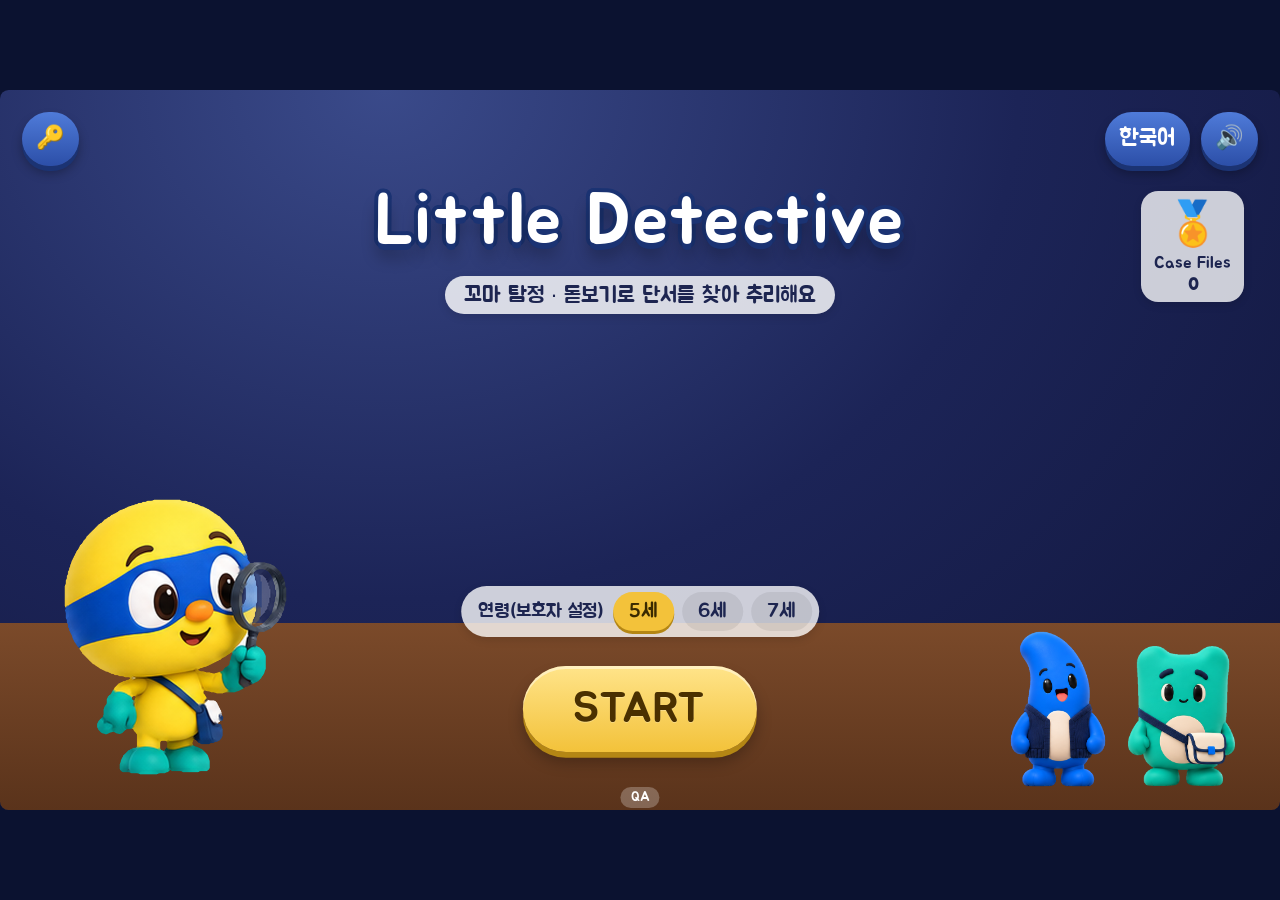
<file: Little-Detective/index.html>
<!doctype html>
<html lang="ko">
<head>
<meta charset="utf-8">
<meta name="viewport" content="width=device-width, initial-scale=1, maximum-scale=1, user-scalable=no">
<title>Little Detective</title>
<link rel="preconnect" href="https://fonts.googleapis.com">
<link rel="preconnect" href="https://fonts.gstatic.com" crossorigin>
<link rel="stylesheet" href="https://fonts.googleapis.com/css2?family=Jua&display=swap">
<link rel="stylesheet" href="../_shared/kit.css">
<style>
  :root { --s1:#ffe48a; --s2:#f3c23a; --ss:#b48614; --st:#3a2a00; --ink:#1d2550; --b1:#ffd36a; --b2:#f0a500; --bs:#a86f00; --a1:#4f7bd9; --a2:#2c4fa8; --as:#1b3373; }
  #stage { background: radial-gradient(ellipse at 30% 0%, #3a4a8a 0%, #1c2457 50%, #10153a 100%); }
  .btn { color:#fff; } .btn:not(.alt):not(.green):not(.gold) { color:#4a3000; }
  .rain i { position:absolute; width:1px; height:calc(var(--u)*3); background:rgba(180,200,255,.35); animation: rain 1.2s linear infinite; }
  @keyframes rain { to { transform: translateY(calc(var(--u)*110)); } }
  .desk { position:absolute; left:0; right:0; bottom:0; height:calc(var(--u)*26); background:linear-gradient(#7b4a2a,#5a331b); }
  #scene { position:absolute; left:calc(var(--u)*30); top:calc(var(--u)*12); width:calc(var(--u)*90); height:calc(var(--u)*58); border-radius:calc(var(--u)*2); overflow:hidden;
    background: radial-gradient(ellipse at 50% 40%, #1a2150, #0a0e2a); box-shadow:0 0 0 calc(var(--u)*.8) #3b4a8f, 0 calc(var(--u)*1.5) calc(var(--u)*3) rgba(0,0,0,.5); touch-action:none; cursor:none; }
  #scene .stars { position:absolute; inset:0; background-image: radial-gradient(1px 1px at 20% 30%, #fff8, transparent), radial-gradient(1px 1px at 70% 20%, #fff8, transparent), radial-gradient(1px 1px at 40% 80%, #fff6, transparent), radial-gradient(1px 1px at 85% 65%, #fff6, transparent); }
  .layer { position:absolute; left:0; top:0; width:calc(var(--u)*90); height:calc(var(--u)*58); background: radial-gradient(ellipse at 50% 45%, #fff6dc, #f3d9a6 70%, #d9b47a); }
  .layer .obj { position:absolute; left:50%; top:46%; transform:translate(-50%,-50%); display:flex; align-items:center; justify-content:center; }
  .layer .obj .emo { font-size:calc(var(--u)*34); } .layer .obj .itm { width:calc(var(--u)*36); height:calc(var(--u)*36); }
  #lit { opacity:0; transition: opacity .8s; }
  #lit.on { opacity:1; }
  #lens { position:absolute; border-radius:50%; overflow:hidden; pointer-events:none; box-shadow:0 0 0 calc(var(--u)*1.2) #ffd36a, 0 0 0 calc(var(--u)*1.8) #8a5b00, 0 0 calc(var(--u)*4) rgba(255,220,120,.5); z-index:5; }
  #lens .layer { transform-origin:0 0; }
  #lens .handle { display:none; }
  #lensHandle { position:absolute; width:calc(var(--u)*3); height:calc(var(--u)*12); background:linear-gradient(#8a5b00,#5a3a00); border-radius:calc(var(--u)*1.5); transform-origin:50% 0; transform:rotate(-40deg); pointer-events:none; z-index:4; }
  .mark { position:absolute; transform:translate(-50%,-50%); font-size:calc(var(--u)*3.4); pointer-events:none; z-index:3; animation: twinkle 1.2s infinite; }
  .mark.faint { opacity:.3; } .mark.glow { animation: bigglow .7s infinite; font-size:calc(var(--u)*5); opacity:1; }
  @keyframes twinkle { 50% { opacity:.35; transform:translate(-50%,-50%) scale(.85);} }
  @keyframes bigglow { 50% { transform:translate(-50%,-50%) scale(1.4); filter: drop-shadow(0 0 calc(var(--u)*2) #ffe27a);} }
  .foot { position:absolute; transform:translate(-50%,-50%); font-size:calc(var(--u)*2.4); opacity:.55; pointer-events:none; z-index:2; }
  .gain { position:absolute; width:calc(var(--u)*9); height:calc(var(--u)*9); border-radius:50%; border:calc(var(--u)*.6) solid #ffe27a; transform:translate(-50%,-50%) scale(.2); pointer-events:none; z-index:6; transition: transform .3s; }
  #battery { position:absolute; left:calc(var(--u)*32); top:calc(var(--u)*13.5); width:calc(var(--u)*16); height:calc(var(--u)*3); border:2px solid #ffe27a; border-radius:4px; z-index:8; display:none; }
  #battery i { display:block; height:100%; width:100%; background:#7be08a; transition: width linear; }
  /* notebook */
  #notebook { position:absolute; left:calc(var(--u)*124); top:calc(var(--u)*12); width:calc(var(--u)*50); height:calc(var(--u)*58); background:#fffbea; border-radius:calc(var(--u)*1.5);
    box-shadow:inset calc(var(--u)*3) 0 0 #e9dfbd, 0 calc(var(--u)*1) calc(var(--u)*2) rgba(0,0,0,.4); padding:calc(var(--u)*2) calc(var(--u)*2) calc(var(--u)*2) calc(var(--u)*5);
    background-image: repeating-linear-gradient(#fffbea 0 calc(var(--u)*4.6), #d9e3f5 calc(var(--u)*4.6) calc(var(--u)*4.8)); }
  #notebook h4 { margin:0 0 calc(var(--u)*1) 0; font-size:calc(var(--u)*2.8); color:#2c4fa8; }
  .cells { display:grid; grid-template-columns:1fr 1fr; gap:calc(var(--u)*1.6); }
  .cell { position:relative; height:calc(var(--u)*20); border-radius:50%; border:calc(var(--u)*.4) dashed #b9c4e4; overflow:hidden; background:#f4f6ff; cursor:pointer; }
  .cell .layer { transform-origin:0 0; }
  .cell.got { border-style:solid; border-color:#ffd36a; }
  .cell.txt { border-radius:calc(var(--u)*2); display:flex; align-items:center; justify-content:center; text-align:center; font-size:calc(var(--u)*2.4); padding:calc(var(--u)*1); background:#fff; }
  .options { left:calc(var(--u)*30); right:calc(var(--u)*26); bottom:calc(var(--u)*3); height:calc(var(--u)*19); }
  .options.locked .card { opacity:.55; }
  #client { position:absolute; right:calc(var(--u)*2); bottom:calc(var(--u)*2); height:calc(var(--u)*22); z-index:20; transition: transform .4s; }
  #clientNote { position:absolute; right:calc(var(--u)*14); bottom:calc(var(--u)*21); background:#fff; border-radius:calc(var(--u)*2); padding:calc(var(--u)*.6) calc(var(--u)*1.4); font-size:calc(var(--u)*2.4); z-index:21; }
  #nextBtn { position:absolute; right:calc(var(--u)*3); top:calc(var(--u)*74); display:none; z-index:30; }
  .tutor { left:calc(var(--u)*1); bottom:calc(var(--u)*24); height:calc(var(--u)*26); }
  .bubble { top:calc(var(--u)*12); }
  #found { position:absolute; left:calc(var(--u)*75); top:calc(var(--u)*61); transform:translateX(-50%); color:#fff; font-size:calc(var(--u)*4.6); text-shadow:0 2px 3px #000; z-index:9; opacity:0; transition:opacity .4s; }
  #found.on { opacity:1; }
</style>
</head>
<body>
<div id="stage">
  <div class="rain" id="rain"></div><div class="desk"></div>

  <section class="screen on" id="title">
    <div class="topbar"><div class="row"><button class="btn alt" id="keyBtn">🔑</button></div><div class="row"><button class="btn alt" id="langBtn">한국어</button><button class="btn alt sndBtn">🔊</button></div></div>
    <div class="logo">Little Detective<small>꼬마 탐정 · 돋보기로 단서를 찾아 추리해요</small></div>
    <img src="assets/piko_observant.png" style="position:absolute;left:calc(var(--u)*8);bottom:calc(var(--u)*4);height:calc(var(--u)*40)" alt="Piko">
    <img src="assets/popo.png" style="position:absolute;right:calc(var(--u)*24);bottom:calc(var(--u)*3);height:calc(var(--u)*22)" alt="Popo">
    <img src="assets/dudu.png" style="position:absolute;right:calc(var(--u)*6);bottom:calc(var(--u)*3);height:calc(var(--u)*20)" alt="Dudu">
    <div class="coll" style="top:calc(var(--u)*14);right:calc(var(--u)*5)"><div class="k">🏅</div>Case Files<br><b id="collCount">0</b></div>
    <div class="agebox">연령(보호자 설정) <button class="chip" data-age="5">5세</button><button class="chip" data-age="6">6세</button><button class="chip" data-age="7">7세</button></div>
    <button class="btn start" id="startBtn">START</button>
  </section>

  <section class="screen" id="game">
    <div class="topbar">
      <div class="row"><div class="pill">⭐ <span id="starSum">0</span></div><div class="progress" id="progress"></div></div>
      <div class="row"><div class="pill" id="lvPill">LEVEL 1</div><button class="btn alt" id="reQ">💬</button></div>
      <div class="row"><button class="btn alt sndBtn">🔊</button><button class="btn" id="exitBtn">✕</button></div>
    </div>
    <div id="scene"><div class="stars"></div><div class="layer" id="lit"><div class="obj" id="litObj"></div></div><div id="marks"></div><div id="lens"></div><div id="lensHandle"></div></div>
    <div id="battery"><i id="batt"></i></div>
    <div id="found"></div>
    <div id="notebook"><h4>🔍 Clue notebook</h4><div class="cells" id="cells"></div></div>
    <div class="options locked" id="options" data-hide-on-speak></div>
    <img id="client" src="assets/popo.png" alt=""><div id="clientNote" style="display:none"></div>
    <img class="tutor" id="tutor" src="assets/piko_curious.png" alt="Piko">
    <div class="bubble" id="bubble"></div>
    <button class="btn gold big" id="nextBtn">Next ▶</button>
  </section>

  <section class="screen" id="result">
    <div class="card-res"><h2 id="resTitle">Case Closed!</h2><div class="res-hero" id="resHero"></div><div class="bigstars" id="resStars"></div><div class="resmeta" id="resMeta"></div><div id="resLv"></div>
      <div class="reswords" id="resWords"></div><div class="resmeta" id="resReward"></div>
      <div class="resbtns"><button class="btn alt" id="homeBtn">🏠 Home</button><button class="btn" id="againBtn">↻ Again</button><button class="btn green" id="nextRoundBtn">Next ▶</button></div></div>
  </section>
</div>
<script src="../_shared/kit.js"></script>
<script>
'use strict';
const {$, sleep, rnd, shuffle} = KIT;
(function(){ const r=$('rain'); for(let i=0;i<40;i++){ const e=document.createElement('i'); e.style.left=Math.random()*100+'%'; e.style.top=(-10-Math.random()*90)+'%'; e.style.animationDelay=Math.random()*1.2+'s'; r.appendChild(e);} })();
KIT.L = {
  hello:{en:"Hi, I'm Piko! Let's look a little closer.", ko:'안녕, 나는 피코야! 조금 더 가까이 들여다보자.'},
  demo1:{en:'Move the magnifier to find clues.', ko:'돋보기를 움직여 단서를 찾아 봐.'},
  demo2:{en:'Then guess what it is!', ko:'그다음 뭔지 맞혀 봐!'},
  case:{en:'Something is hiding in the dark. What is it?', ko:'어둠 속에 뭔가 숨어 있어. 뭘까?'},
  clue:{en:'A clue!', ko:'단서다!'},
  first:{en:'Find a clue first!', ko:'먼저 단서를 찾아 봐!'},
  battery:{en:'My flashlight is tired. Here are all the clues!', ko:'손전등이 지쳤어. 단서를 다 보여 줄게!'},
  again:{en:'Hmm, not that one. Find more clues!', ko:'음, 그건 아니야. 단서를 더 찾아 봐!'},
  hintGlow:{en:'Look over here!', ko:'여기를 봐!'},
  ask:{en:'What is it?', ko:'이게 뭐지?'},
  idle:{en:'Move the magnifier around!', ko:'돋보기를 움직여 봐!'},
  great:{en:['Case closed!','Super detective!','You solved it!','You looked closer!'], ko:['사건 해결!','최고의 탐정!','풀었다!','자세히 봤구나!']},
  clear:{en:'All cases closed. Great work, detective!', ko:'사건을 다 해결했어. 수고했어, 탐정!'},
  levelUp:{en:'Level up! Fewer clues this time!', ko:'레벨 업! 이번엔 단서가 더 적어!'},
};
const FACE={listen:'curious', joy:'delighted', oops:'puzzled', look:'observant', neutral:'curious'};
KIT.face=f=>{ $('tutor').src=`assets/piko_${FACE[f]||'curious'}.png`; if(f==='joy') KIT.anim($('tutor'),'bounce'); if(f==='oops') KIT.anim($('tutor'),'oops'); };

/* ---------- data (TRD 5-2: clue spots + hint sentences; no m-words in hints) ---------- */
const HINTS={
  moon:['It is in the sky at night.','It is round.','It is yellow.'], map:['It shows the way.','It is made of paper.','It has roads and rivers.'],
  milk:['It is white.','You can drink it.','It comes from a cow.'], mop:['It cleans the floor.','It has a long stick.','It gets wet.'],
  mug:['You drink from it.','It has a handle.','It holds hot cocoa.'], mouse:['It is small and gray.','It has a long tail.','It likes cheese.'],
  monkey:['It likes bananas.','It can climb trees.','It has a long tail.'], mushroom:['It grows in the forest.','It looks like a little umbrella.','It has white dots.'],
  mask:['You wear it on your face.','It has two eye holes.','It is for a party.'], mail:['It comes in an envelope.','The postman brings it.','You open it and read it.'],
  mitt:['You wear it on your hand.','It keeps your hand warm.','It has a thumb.'], mirror:['You can see yourself in it.','It is shiny.','It hangs on the wall.'],
  man:['He is a grown-up.','He can be a dad.','He has a face and hair.'],
};
const ANSWERS=Object.keys(HINTS);
const SHAPE={ round:['moon','mirror','mushroom','milk','mug'], long:['mop','map','mail'], living:['mouse','monkey','man','mice'], wear:['mask','mitt'] };
const shapeOf=w=>Object.keys(SHAPE).find(k=>SHAPE[k].includes(w));
// clue spots relative to the object centre (percent of scene), easiest first
const CLUES=[[ -9,-14],[ 9,12],[ 10,-13],[ -10,12]];
const LV={ 1:{clues:4,lens:32,opts:3,dist:'other',decoy:0,mark:'foot'}, 2:{clues:4,lens:30,opts:4,dist:'cat',decoy:0,mark:'spark'}, 3:{clues:3,lens:28,opts:4,dist:'cat',decoy:0,mark:'spark'},
           4:{clues:3,lens:26,opts:5,dist:'shape',decoy:1,mark:'faint'}, 5:{clues:2,lens:24,opts:5,dist:'shape',decoy:1,mark:'faint'}, 6:{clues:2,lens:22,opts:6,dist:'shape+',decoy:2,mark:'none'} };
const QCOUNT={5:5,6:6,7:8};
const OBJ_Y=46;

function makeCase(age, lv, used){
  const P=LV[lv]; const w=rnd(ANSWERS.filter(a=>!used.has(a))) || rnd(ANSWERS); used.add(w); const ans=KIT.word(w);
  const ban=new Set([w]); const out=[]; const add=it=>{ if(it && !ban.has(it.w) && !out.some(o=>o.w===it.w) && out.length<P.opts-1) out.push(it); };
  if(P.dist==='other') shuffle(KIT.OTHER).forEach(add);
  if(P.dist==='shape+') (KIT.CONFUSE[w]||[]).forEach(c=>add(KIT.word(c)));
  if(P.dist.startsWith('shape')) shuffle(SHAPE[shapeOf(w)]||[]).forEach(c=>add(KIT.word(c)));
  if(P.dist!=='other') shuffle(KIT.MWORDS.filter(m=>m.cat===ans.cat)).forEach(add);
  shuffle(KIT.MWORDS.filter(m=>m.w!=='match')).forEach(add);
  const textMode = age===7 && lv>=5;
  return {age, lv, ans, options:shuffle([ans,...out]), clues:CLUES.slice(0,P.clues).map(([dx,dy],i)=>({i, x:50+dx, y:OBJ_Y+dy, hint:HINTS[w][i%3], got:false})), textMode,
    phrase: age===5? w : age===6? `It's a ${w}.` : `It is a ${w}.`, keys:[w]};
}

/* ---------- lens (2x zoom) ---------- */
const scene=$('scene'), lens=$('lens');
const U=()=>KIT.u; const SW=()=>90*U(), SH=()=>58*U();
let lx=0, ly=0;
function layerHTML(obj){ return `<div class="layer"><div class="obj">${obj}</div></div>`; }
function zoomInto(el, cx, cy, d){ const l=el.querySelector('.layer'); if(!l) return; l.style.transform=`translate(${d/2-2*cx}px, ${d/2-2*cy}px) scale(2)`; }
function placeLens(x,y){ const d=LV[G.lv].lens*U(); lx=KIT.clamp(x,0,SW()); ly=KIT.clamp(y,0,SH()); lens.style.width=lens.style.height=d+'px'; lens.style.left=(lx-d/2)+'px'; lens.style.top=(ly-d/2)+'px';
  const h=$('lensHandle'); h.style.left=(lx+d*0.33)+'px'; h.style.top=(ly+d*0.33)+'px'; if(!G.p.textMode) zoomInto(lens,lx,ly,d); }
let dwell=null;
function onLensMove(){ if(!G||!G.accepting) return; const p=G.p; const sx=lx/SW()*100, sy=ly/SH()*100;
  const c=p.clues.find(c=>!c.got && Math.hypot((c.x-sx)*1.55, c.y-sy)<9);
  if(c){ if(!dwell||dwell.c!==c){ clearTimeout(dwell?.t); dwell={c, t:setTimeout(()=>gainClue(c),1000)}; } }
  else if(dwell){ clearTimeout(dwell.t); dwell=null; } }
let dragging=false;
scene.addEventListener('pointerdown',e=>{ if(!G||!G.accepting) return; dragging=true; scene.setPointerCapture(e.pointerId); moveFromEvent(e); touched(); });
scene.addEventListener('pointermove',e=>{ if(!G||!G.accepting) return; if(e.pointerType==='mouse'||dragging) moveFromEvent(e); });
scene.addEventListener('pointerup',()=>dragging=false); scene.addEventListener('pointercancel',()=>dragging=false);
function moveFromEvent(e){ const r=scene.getBoundingClientRect(); const lift = e.pointerType==='touch' ? 10*U() : 0; placeLens(e.clientX-r.left, e.clientY-r.top-lift); onLensMove(); }
addEventListener('keydown',e=>{ if(!G||!G.accepting) return; const st=(e.shiftKey?6:2.5)*U(); const m={ArrowLeft:[-st,0],ArrowRight:[st,0],ArrowUp:[0,-st],ArrowDown:[0,st]}[e.key];
  if(m){ e.preventDefault(); placeLens(lx+m[0],ly+m[1]); onLensMove(); touched(); } const n=parseInt(e.key); if(n>=1&&n<=6){ const c=$('options').querySelectorAll('.card')[n-1]; c&&c.click(); } });

async function gainClue(c){
  if(!G||!G.accepting||c.got) return; c.got=true; G.cluesUsed++; KIT.sfx.star(); KIT.face('look'); const me=G;
  const g=document.createElement('div'); g.className='gain'; g.style.left=c.x+'%'; g.style.top=c.y+'%'; scene.appendChild(g); requestAnimationFrame(()=>g.style.transform='translate(-50%,-50%) scale(1.3)'); setTimeout(()=>g.remove(),600);
  document.querySelectorAll(`.mark[data-c="${c.i}"]`).forEach(m=>m.remove());
  fillCell(c); $('options').classList.remove('locked');
  if(G.age>=6){ await KIT.sayLine(c.hint); } else { await KIT.tutor('clue',{noEn:true}); }
  if(G===me) KIT.face('listen');
}
function fillCell(c){ const cell=$('cells').children[c.i]; if(!cell) return; cell.classList.add('got');
  if(G.p.textMode || (G.age>=6 && false)){ cell.classList.add('txt'); cell.textContent=c.hint; return; }
  const d=cell.clientHeight; cell.innerHTML=layerHTML(KIT.pic(G.p.ans)); const sx=c.x/100*SW(), sy=c.y/100*SH(); zoomInto(cell, sx*(d/ (LV[G.lv].lens*U())) , sy*(d/(LV[G.lv].lens*U())), d);
  // simpler & exact: scale relative to cell size so the clue point sits in the centre at 2x
  const l=cell.querySelector('.layer'); l.style.transform=`translate(${d/2-2*sx}px, ${d/2-2*sy}px) scale(2)`;
  cell.onclick=()=>{ if(G.age>=6) KIT.say(c.hint); }; }

/* ---------- flow ---------- */
let G=null;
function touched(){ if(!G) return; G.interacted=true; KIT.clearIdle(); KIT.armIdle(idle); }
async function idle(){ if(!G||!G.accepting) return; await KIT.tutor('idle'); KIT.showHand(scene); }
async function startRound(){
  const age=KIT.SAVE.age, lv=KIT.levelFor(age); G={age, lv, total:QCOUNT[age], idx:0, stars:[], words:[], used:new Set(), solved1:0}; const me=G;
  $('lvPill').textContent=`LEVEL ${lv} · ${age}세`; KIT.show('game'); KIT.renderProgress(G);
  if(KIT.demoNeeded()) await runDemo(); if(G!==me) return; nextCase();
}
function setupScene(p){
  $('lit').classList.remove('on'); $('litObj').innerHTML = p.textMode? '' : KIT.pic(p.ans); $('found').classList.remove('on');
  lens.innerHTML = p.textMode? '<div class="layer" style="background:radial-gradient(#3a4a8a,#1c2457)"></div>' : layerHTML(KIT.pic(p.ans));
  const marks=$('marks'); marks.innerHTML=''; const P=LV[G.lv];
  p.clues.forEach(c=>{ if(P.mark==='foot'){ const m=document.createElement('div'); m.className='mark'; m.dataset.c=c.i; m.textContent='✨'; m.style.left=c.x+'%'; m.style.top=c.y+'%'; marks.appendChild(m); }
    else if(P.mark!=='none'){ const m=document.createElement('div'); m.className='mark'+(P.mark==='faint'?' faint':''); m.dataset.c=c.i; m.textContent='✨'; m.style.left=c.x+'%'; m.style.top=c.y+'%'; marks.appendChild(m); } });
  if(P.mark==='foot'){ for(let i=0;i<7;i++){ const f=document.createElement('div'); f.className='foot'; f.textContent='👣'; f.style.left=(8+i*6)+'%'; f.style.top=(84-i*4)+'%'; marks.appendChild(f); } }
  for(let i=0;i<P.decoy;i++){ const m=document.createElement('div'); m.className='mark'+(P.mark==='faint'?' faint':''); m.textContent='✨'; const left=Math.random()<.5; m.style.left=(left? 8+Math.random()*12 : 80+Math.random()*12)+'%'; m.style.top=(15+Math.random()*70)+'%'; marks.appendChild(m); }
  const cells=$('cells'); cells.innerHTML=''; p.clues.forEach(()=>{ const c=document.createElement('div'); c.className='cell'+(p.textMode?' txt':''); if(p.textMode) c.textContent='?'; cells.appendChild(c); });
  placeLens(SW()*0.12, SH()*0.8);
}
async function nextCase(){
  if(G.idx>=G.total) return finish();
  const me=G; $('nextBtn').style.display='none'; const p=G.p=makeCase(G.age,G.lv,G.used); G.wrong=0; G.cluesUsed=0; G.interacted=false; G.accepting=false;
  KIT.renderProgress(G); setupScene(p); $('options').classList.add('locked'); $('options').innerHTML='';
  const client=rnd(['popo','dudu']); $('client').src=`assets/${client}.png`; const note=$('clientNote'); note.textContent='Help! 🆘'; note.style.display='block';
  await KIT.tutor('case',{keep:true, face:'listen'}); if(G!==me) return;
  note.style.display='none'; G.accepting=true;
  KIT.cards($('options'), p.options, {onPick, label:G.age===7, read:false});
  KIT.armIdle(idle);
  if(p.textMode){ const b=$('battery'), bi=$('batt'); b.style.display='block'; bi.style.transition='none'; bi.style.width='100%'; void bi.offsetWidth; bi.style.transition='width 25s linear'; bi.style.width='0%';
    G.battT=setTimeout(async()=>{ if(G!==me||!G.accepting) return; await KIT.tutor('battery'); p.clues.forEach(c=>{ if(!c.got){ c.got=true; fillCell(c); } }); $('options').classList.remove('locked'); },25000); }
  else $('battery').style.display='none';
}
async function onPick(card, it){
  if(!G||!G.accepting) return; touched();
  if(!G.p.clues.some(c=>c.got)){ KIT.anim(card,'shake'); await KIT.tutor('first'); return; }
  if(it.w===G.p.ans.w) return success(card);
  const me=G; G.wrong++; KIT.sfx.bad(); KIT.anim(card,'shake'); KIT.face('oops');
  if(G.wrong===1) await KIT.tutor('again');
  else if(G.wrong===2){ await KIT.tutor('hintGlow'); if(G!==me) return; const c=G.p.clues.find(c=>!c.got);
    if(c){ const m=document.createElement('div'); m.className='mark glow'; m.dataset.c=c.i; m.textContent='✨'; m.style.left=c.x+'%'; m.style.top=c.y+'%'; $('marks').appendChild(m); }
    else { const bad=[...$('options').querySelectorAll('.card')].find(x=>x.dataset.k!==G.p.ans.w && !x.classList.contains('dim')); bad&&bad.classList.add('dim'); } }
  else { G.accepting=false; KIT.clearIdle(); clearTimeout(G.battT); await revealObj(); if(G!==me) return; KIT.cardBy($('options'),G.p.ans.w)?.classList.add('ok'); await KIT.say(G.p.ans.w); record(0,false); $('nextBtn').style.display='block'; }
}
async function revealObj(){ const p=G.p; $('litObj').innerHTML=KIT.pic(p.ans); $('lit').classList.add('on'); lens.style.opacity=0; $('lensHandle').style.opacity=0; $('marks').innerHTML='';
  $('found').textContent=p.ans.w; $('found').classList.add('on'); await sleep(700); }
async function success(card){
  const me=G; G.accepting=false; KIT.clearIdle(); clearTimeout(G.battT); card.classList.add('ok'); KIT.sfx.ok(); KIT.face('joy'); if(G.cluesUsed===1) G.solved1++;
  await revealObj(); if(G!==me) return; KIT.anim($('client'),'bounce');
  const star=1+(G.wrong===0?1:0); const g=KIT.line('great'); KIT.bubble(g.t+(g.lang==='ko'?`<span class="en">${g.en}</span>`:'')); await KIT.say(g.t,g.lang); if(G!==me) return;
  await KIT.tutor('ask',{keep:true}); if(G!==me) return;
  const spoke=await KIT.speak({phrase:G.p.phrase, keys:G.p.keys, isAlive:()=>G===me}); if(G!==me) return;
  record(star+(spoke?1:0), spoke); KIT.sfx.star(); $('nextBtn').style.display='block';
}
function record(s,spoke){ G.stars[G.idx]=s; G.words.push({text:`${G.p.ans.e} ${G.p.ans.w}`, phrase:G.p.phrase, stars:s, spoke}); KIT.renderProgress(G); }
$('nextBtn').onclick=()=>{ lens.style.opacity=1; $('lensHandle').style.opacity=1; G.idx++; nextCase(); };
$('reQ').onclick=()=>{ if(G) KIT.tutor('case'); };

async function runDemo(){
  KIT.demoStart(); const me=G; G.lv=1; G.p=makeCase(5,1,new Set(['map','mop','mail','mug','milk','mouse','monkey','mushroom','mask','mitt','mirror','man'])); setupScene(G.p);
  $('options').innerHTML=''; G.accepting=false;
  const steps=[ async()=>KIT.tutor('demo1',{keep:true}),
    async()=>{ const c=G.p.clues[0]; for(let t=0;t<=20;t++){ placeLens(SW()*(0.12+(c.x/100-0.12)*t/20), SH()*(0.8+(c.y/100-0.8)*t/20)); await sleep(40); } KIT.showHand(lens,true); G.accepting=true; G.cluesUsed=0; await gainClue(c); G.accepting=false; },
    async()=>{ await KIT.tutor('demo2',{keep:true}); await KIT.cards($('options'), G.p.options, {read:false}); const card=KIT.cardBy($('options'),G.p.ans.w); KIT.showHand(card,true); await sleep(900); card.classList.add('ok'); KIT.sfx.ok(); await revealObj(); await KIT.say(G.p.ans.w); },
    async()=>{ KIT.hideHand(); await KIT.tutor('demoEnd',{keep:true}); } ];
  for(const s of steps){ if(KIT.skipDemo||G!==me) break; await s(); }
  KIT.demoEnd(); if(G){ G.lv=KIT.levelFor(G.age); lens.style.opacity=1; $('lensHandle').style.opacity=1; }
}
async function finish(){ KIT.clearIdle(); await KIT.result(G,{title:'Case Closed!', heroHtml:'<img src="assets/piko_delighted.png"><img src="assets/popo.png"><img src="assets/dudu.png">', icon:'🏅', unit:'탐정 배지', collName:'Case Files', per:10}); }
KIT.init({prefix:'ld', onStart:startRound, onExit:()=>{ if(G) clearTimeout(G.battT); G=null; }});
window.__ld=()=>G;
</script>
</body>
</html>
</file>
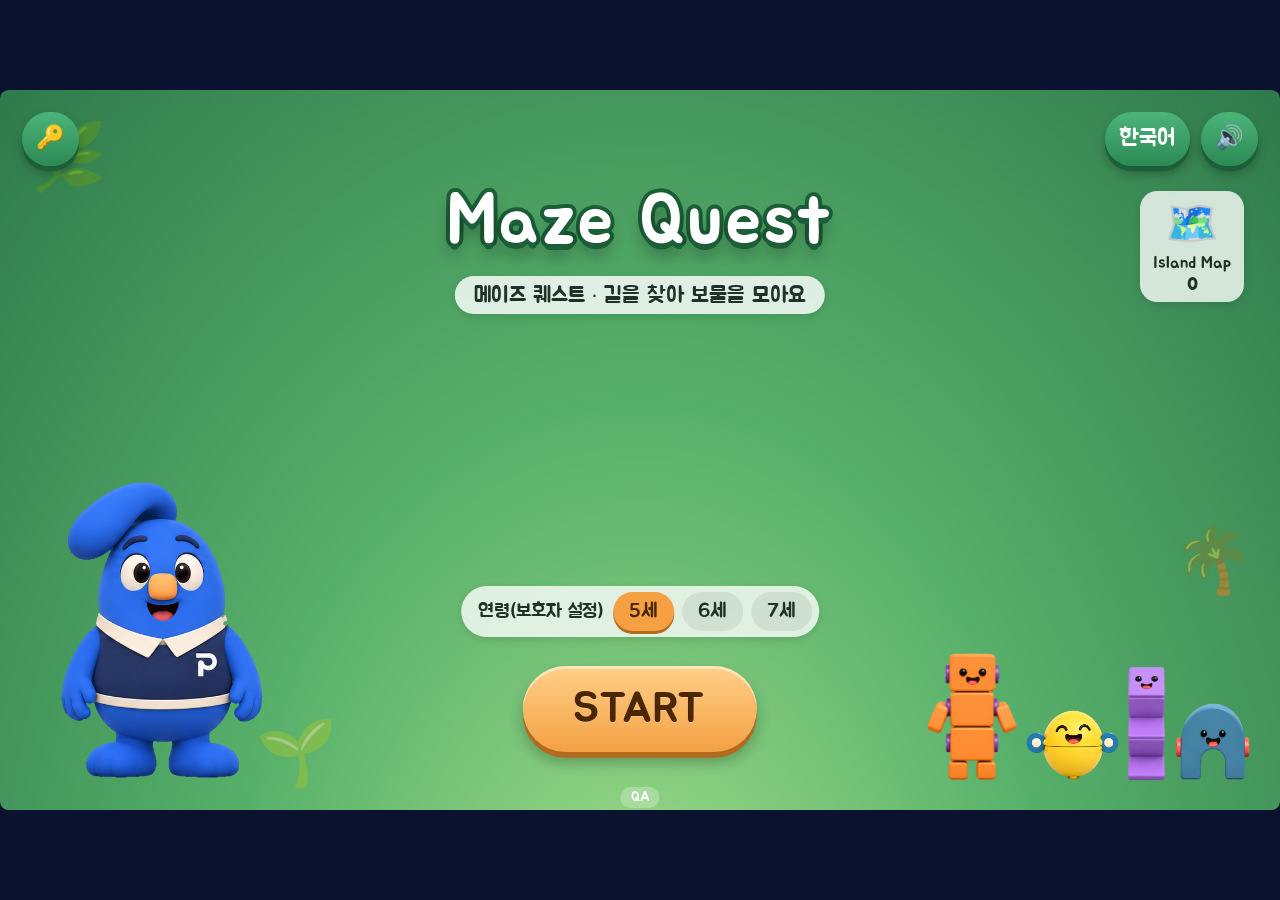
<file: Maze-Quest/index.html>
<!doctype html>
<html lang="ko">
<head>
<meta charset="utf-8">
<meta name="viewport" content="width=device-width, initial-scale=1, maximum-scale=1, user-scalable=no">
<title>Maze Quest</title>
<link rel="preconnect" href="https://fonts.googleapis.com">
<link rel="preconnect" href="https://fonts.gstatic.com" crossorigin>
<link rel="stylesheet" href="https://fonts.googleapis.com/css2?family=Jua&display=swap">
<link rel="stylesheet" href="../_shared/kit.css">
<style>
  :root { --s1:#ffd089; --s2:#f4a043; --ss:#b46a1d; --st:#4a2605; --ink:#1f3324; --b1:#ffb347; --b2:#f08a1c; --bs:#a85a00; --a1:#4cb47a; --a2:#2c8a55; --as:#1b5e38; }
  #stage { background: radial-gradient(ellipse at 50% 120%, #9fdc8a 0%, #57b06a 45%, #2f7a4c 100%); }
  .leaf { position:absolute; font-size:calc(var(--u)*9); opacity:.55; }
  #maze { position:absolute; left:calc(var(--u)*30); top:calc(var(--u)*12); width:calc(var(--u)*74); height:calc(var(--u)*74); background:#e9d3a2; border-radius:calc(var(--u)*1.5);
    box-shadow:0 0 0 calc(var(--u)*1.2) #2c6b3f, 0 calc(var(--u)*1.5) calc(var(--u)*3) rgba(0,0,0,.35); touch-action:none; }
  .cell { position:absolute; box-sizing:border-box; }
  .cell.wT { border-top:calc(var(--u)*1.1) solid #3f8a4c; } .cell.wL { border-left:calc(var(--u)*1.1) solid #3f8a4c; }
  .cell.wB { border-bottom:calc(var(--u)*1.1) solid #3f8a4c; } .cell.wR { border-right:calc(var(--u)*1.1) solid #3f8a4c; }
  .tok { position:absolute; display:flex; align-items:center; justify-content:center; pointer-events:none; transform:translate(-50%,-50%); }
  .tok.item .emo { font-size:inherit; } .tok.item .itm { width:100%; height:100%; }
  .tok.item.got { opacity:0; transform:translate(-50%,-90%) scale(.3); transition: all .3s; }
  .tok.foot { opacity:.8; animation: fp 1s infinite; } @keyframes fp { 50% { opacity:.3; } }
  #bobo { position:absolute; transform:translate(-50%,-62%); transition: left .16s linear, top .16s linear; z-index:6; pointer-events:none; }
  #bobo.bump { animation: bump .35s; } @keyframes bump { 30% { margin-left:calc(var(--u)*1.5); } 70% { margin-left:calc(var(--u)*-1.5); } }
  #gate { position:absolute; transform:translate(-50%,-55%); z-index:5; transition: transform .6s, opacity .6s; pointer-events:none; }
  #gate.open { transform:translate(10%,-55%) scale(.6); opacity:.35; }
  #path { position:absolute; inset:0; pointer-events:none; z-index:4; }
  .cell.err { background:rgba(255,140,60,.35); }
  /* right panel */
  #panel { position:absolute; left:calc(var(--u)*108); top:calc(var(--u)*12); width:calc(var(--u)*66); }
  #mission { background:#fffdf3; border-radius:calc(var(--u)*2.5); padding:calc(var(--u)*1.4) calc(var(--u)*2); box-shadow:0 calc(var(--u)*.6) calc(var(--u)*1.4) rgba(0,0,0,.25); }
  #mission .t { font-size:calc(var(--u)*2.4); color:#5a6b4a; }
  #mission .list { display:flex; gap:calc(var(--u)*1.6); align-items:center; margin-top:calc(var(--u)*.6); min-height:calc(var(--u)*8); }
  .mi { position:relative; width:calc(var(--u)*8); height:calc(var(--u)*8); border-radius:calc(var(--u)*1.6); background:#f3ead1; display:flex; align-items:center; justify-content:center; }
  .mi .emo { font-size:calc(var(--u)*6); } .mi.got { background:#c9f0c2; } .mi.got::after { content:"✔"; position:absolute; right:calc(var(--u)*-.6); top:calc(var(--u)*-1); color:#2fb457; font-size:calc(var(--u)*3.2); }
  .mi .n { position:absolute; left:calc(var(--u)*-.8); top:calc(var(--u)*-.8); width:calc(var(--u)*3.4); height:calc(var(--u)*3.4); border-radius:50%; background:#ffb347; color:#5a3300; font-size:calc(var(--u)*2.2); display:flex; align-items:center; justify-content:center; }
  #mission button { border:none; background:#eaf6ea; border-radius:calc(var(--u)*2); padding:calc(var(--u)*.4) calc(var(--u)*1.4); font-size:calc(var(--u)*2.2); font-family:inherit; cursor:pointer; }
  #coder { margin-top:calc(var(--u)*2); display:none; }
  #coder.on { display:block; }
  #prog { display:flex; flex-wrap:wrap; gap:calc(var(--u)*.8); background:rgba(255,255,255,.8); border-radius:calc(var(--u)*2); padding:calc(var(--u)*1); min-height:calc(var(--u)*20); align-content:flex-start; }
  .slotc { width:calc(var(--u)*8.6); height:calc(var(--u)*8.6); border-radius:calc(var(--u)*1.6); border:calc(var(--u)*.4) dashed #9fbf9f; display:flex; align-items:center; justify-content:center; font-size:calc(var(--u)*3.6); }
  .slotc.cmd { border:none; background:#2c8a55; color:#fff; cursor:pointer; box-shadow:0 calc(var(--u)*.5) 0 #1b5e38; }
  .slotc.cmd small { font-size:calc(var(--u)*2.6); margin-left:2px; }
  .slotc.run { outline:calc(var(--u)*.6) solid #ffd24d; } .slotc.bad { background:#ff9a3c; }
  #palette { display:flex; gap:calc(var(--u)*1.2); margin-top:calc(var(--u)*1.4); align-items:center; }
  #palette button { width:calc(var(--u)*10); height:calc(var(--u)*10); border:none; border-radius:calc(var(--u)*2); background:#fff; font-size:calc(var(--u)*5); cursor:pointer; box-shadow:0 calc(var(--u)*.6) 0 #9fbf9f; font-family:inherit; }
  #palette .go { width:calc(var(--u)*14); background:linear-gradient(#7be08a,#2fb457); color:#fff; font-size:calc(var(--u)*4); }
  #drawTools { margin-top:calc(var(--u)*2); display:none; gap:calc(var(--u)*1.5); }
  #drawTools.on { display:flex; }
  #nextBtn { position:absolute; right:calc(var(--u)*4); bottom:calc(var(--u)*6); display:none; z-index:30; }
  .tutor { left:calc(var(--u)*0); bottom:calc(var(--u)*3); height:calc(var(--u)*30); }
  .bubble { top:calc(var(--u)*13); }
  .mic { left:calc(var(--u)*106); right:calc(var(--u)*2); bottom:calc(var(--u)*4); flex-wrap:wrap; height:calc(var(--u)*30); }
</style>
</head>
<body>
<div id="stage">
  <span class="leaf" style="left:2%;top:4%">🌿</span><span class="leaf" style="right:2%;top:60%">🌴</span><span class="leaf" style="left:20%;bottom:2%">🌱</span>
  <section class="screen on" id="title">
    <div class="topbar"><div class="row"><button class="btn alt" id="keyBtn">🔑</button></div><div class="row"><button class="btn alt" id="langBtn">한국어</button><button class="btn alt sndBtn">🔊</button></div></div>
    <div class="logo">Maze Quest<small>메이즈 퀘스트 · 길을 찾아 보물을 모아요</small></div>
    <img src="assets/bobo_body.png" style="position:absolute;left:calc(var(--u)*8);bottom:calc(var(--u)*4);height:calc(var(--u)*42)" alt="Bobo">
    <div style="position:absolute;right:calc(var(--u)*4);bottom:calc(var(--u)*4);display:flex;align-items:flex-end;gap:calc(var(--u)*1)">
      <img src="assets/sb_stretch.png" style="height:calc(var(--u)*18)"><img src="assets/sb_roll.png" style="height:calc(var(--u)*10)"><img src="assets/sb_fold.png" style="height:calc(var(--u)*16)"><img src="assets/sb_expand.png" style="height:calc(var(--u)*11)"></div>
    <div class="coll"><div class="k">🗺️</div>Island Map<br><b id="collCount">0</b></div>
    <div class="agebox">연령(보호자 설정) <button class="chip" data-age="5">5세</button><button class="chip" data-age="6">6세</button><button class="chip" data-age="7">7세</button></div>
    <button class="btn start" id="startBtn">START</button>
  </section>

  <section class="screen" id="game">
    <div class="topbar">
      <div class="row"><div class="pill">⭐ <span id="starSum">0</span></div><div class="progress" id="progress"></div></div>
      <div class="row"><div class="pill" id="lvPill">LEVEL 1</div><button class="btn alt" id="reQ">💬</button></div>
      <div class="row"><button class="btn alt sndBtn">🔊</button><button class="btn" id="exitBtn">✕</button></div>
    </div>
    <div id="maze"></div>
    <div id="panel">
      <div id="mission" data-hide-on-speak><div class="t">🎯 Mission</div><div class="list" id="mlist"></div><button id="mSay">🔊 mission</button></div>
      <div id="drawTools" data-hide-on-speak><button class="btn alt" id="eraseBtn">↶ 지우개</button></div>
      <div id="coder" data-hide-on-speak><div id="prog"></div>
        <div id="palette"><button data-c="U">↑</button><button data-c="D">↓</button><button data-c="L">←</button><button data-c="R">→</button><button data-c="del">⌫</button><button class="go" data-c="go">GO</button></div></div>
    </div>
    <img class="tutor" id="tutor" src="assets/bobo_neutral.png" alt="Bobo">
    <div class="bubble" id="bubble"></div>
    <button class="btn gold big" id="nextBtn">Next ▶</button>
  </section>

  <section class="screen" id="result">
    <div class="card-res"><h2 id="resTitle">Treasure!</h2><div class="res-hero" id="resHero"></div><div class="bigstars" id="resStars"></div><div class="resmeta" id="resMeta"></div><div id="resLv"></div>
      <div class="reswords" id="resWords"></div><div class="resmeta" id="resReward"></div>
      <div class="resbtns"><button class="btn alt" id="homeBtn">🏠 Home</button><button class="btn" id="againBtn">↻ Again</button><button class="btn green" id="nextRoundBtn">Next ▶</button></div></div>
  </section>
</div>
<script src="../_shared/kit.js"></script>
<script>
'use strict';
const {$, sleep, rnd, shuffle} = KIT;
KIT.L = {
  hello:{en:"Hi! I'm Bobo. Let's go on a quest!", ko:'안녕! 나는 보보야. 탐험을 떠나자!'},
  demoDraw:{en:'Draw a line to the treasure.', ko:'보물까지 선을 그어 봐.'},
  demoCode:{en:'Put the arrow cards in order. Then tap GO!', ko:'화살표 카드를 순서대로 놓고 GO를 눌러!'},
  bump:{en:"Oops! Let's try another way.", ko:'앗! 다른 길로 가 보자.'},
  hint:{en:'Follow my footprints.', ko:'내 발자국을 따라와.'},
  show:{en:'Let me show you the way.', ko:'내가 길을 보여 줄게.'},
  key:{en:'Get the key! Then the blocks will move.', ko:'열쇠를 가져와! 그러면 블록 친구가 비켜 줄 거야.'},
  keyGot:{en:'The blocks moved!', ko:'블록 친구가 비켜 줬어!'},
  notAll:{en:'We need all the things first!', ko:'물건을 먼저 다 모아야 해!'},
  idle:{en:'Draw a path for me!', ko:'나에게 길을 그려 줘!'},
  idle7:{en:'Put arrow cards and tap GO!', ko:'화살표 카드를 놓고 GO를 눌러!'},
  great:{en:['Treasure!','You found the way!','Great navigator!','Hooray!'], ko:['보물이다!','길을 찾았어!','최고의 길잡이!','만세!']},
  clear:{en:'Look! A new part of the island!', ko:'봐! 섬의 새로운 곳이 나타났어!'},
  levelUp:{en:'Level up! Bigger mazes ahead!', ko:'레벨 업! 더 큰 미로가 기다려!'},
};
const FACE={listen:'neutral', joy:'joy', oops:'surprise', neutral:'neutral'};
KIT.face=f=>{ $('tutor').src=`assets/bobo_${FACE[f]||'neutral'}.png`; if(f==='joy') KIT.anim($('tutor'),'bounce'); if(f==='oops') KIT.anim($('tutor'),'oops'); };

/* ---------- level table (TRD 6-2) ---------- */
const LV={ 1:{n:4,dis:0,gate:false,slots:4,chip:1}, 2:{n:5,dis:0,gate:false,slots:5,chip:2}, 3:{n:5,dis:1,gate:false,slots:6,chip:3},
           4:{n:6,dis:2,gate:false,slots:8,chip:3}, 5:{n:7,dis:2,gate:true,slots:10,chip:4}, 6:{n:7,dis:3,gate:true,slots:12,chip:4} };
const QCOUNT={5:5,6:5,7:5};
const POOL=['moon','map','milk','mop','mug','mitt','mask','mushroom','mirror','monkey','mail'];
const DIR={U:[0,-1],D:[0,1],L:[-1,0],R:[1,0]}; const ARROW={U:'↑',D:'↓',L:'←',R:'→'}; const WORDDIR={U:'up',D:'down',L:'left',R:'right'};

/* ---------- maze generation (perfect maze; always solvable) ---------- */
function genMaze(n){
  const w=Array.from({length:n},()=>Array.from({length:n},()=>({T:1,B:1,L:1,R:1})));
  const seen=new Set(), st=[[0,n-1]]; seen.add('0,'+(n-1));
  while(st.length){ const [x,y]=st[st.length-1]; const nb=shuffle(Object.entries({T:[0,-1,'B'],B:[0,1,'T'],L:[-1,0,'R'],R:[1,0,'L']})).filter(([d,[dx,dy]])=>{ const nx=x+dx, ny=y+dy; return nx>=0&&ny>=0&&nx<n&&ny<n&&!seen.has(nx+','+ny); });
    if(!nb.length){ st.pop(); continue; } const [d,[dx,dy,od]]=nb[0]; w[y][x][d]=0; w[y+dy][x+dx][od]=0; seen.add((x+dx)+','+(y+dy)); st.push([x+dx,y+dy]); }
  return w;
}
function canMove(m, x, y, d, gateOpen){ const n=m.n; const [dx,dy]=DIR[d]; const nx=x+dx, ny=y+dy; if(nx<0||ny<0||nx>=n||ny>=n) return false;
  const side={U:'T',D:'B',L:'L',R:'R'}[d]; if(m.w[y][x][side]) return false; if(m.gate && !gateOpen && nx===m.gate.x && ny===m.gate.y) return false; return true; }
function bfs(m, from, to, gateOpen){ const n=m.n, prev={}, q=[from], k=c=>c[0]+','+c[1]; prev[k(from)]=null;
  while(q.length){ const c=q.shift(); if(c[0]===to[0]&&c[1]===to[1]) break; for(const d of 'UDLR'){ if(!canMove(m,c[0],c[1],d,gateOpen)) continue; const nc=[c[0]+DIR[d][0], c[1]+DIR[d][1]]; if(!(k(nc) in prev)){ prev[k(nc)]=c; q.push(nc); } } }
  if(!(k(to) in prev)) return null; const path=[]; let c=to; while(c){ path.unshift(c); c=prev[k(c)]; } return path; }

/* an ordered mission must be solvable: the way to each stop may not cross a later mission item (TRD 4-1) */
function orderOK(m){ if(!m.ordered) return true; const cells=m.mission.map(i=>[i.x,i.y]); let cur=m.start;
  const stops=[]; if(m.key) stops.push([m.key.x,m.key.y]); cells.forEach(c=>stops.push(c)); stops.push(m.goal);
  let gateOpen=false;
  for(const s of stops){ const seg=bfs(m,cur,s,gateOpen); if(!seg) return false;
    const later=cells.filter(c=>!stops.slice(0,stops.indexOf(s)+1).some(t=>t[0]===c[0]&&t[1]===c[1]));
    if(seg.slice(1).some(c=>later.some(l=>l[0]===c[0]&&l[1]===c[1]))) return false;
    if(m.key && s[0]===m.key.x && s[1]===m.key.y) gateOpen=true; cur=s; }
  return true; }
function makeLevel(age, lv){
  for(let t=0;t<80;t++){ const m=makeLevelOnce(age,lv); if(orderOK(m)) return m; }
  const m=makeLevelOnce(age,lv); m.ordered=false; return m;   // fallback: never hand out an unsolvable order
}
function makeLevelOnce(age, lv){
  const P=LV[lv]; const n=P.n; const m={n, w:genMaze(n), start:[0,n-1], goal:[n-1,0]};
  const missionN = age===5? 1 : (lv<=3? 2 : 3); const ordered = (age===6 && lv>=4) || age===7;
  const free=[]; for(let y=0;y<n;y++) for(let x=0;x<n;x++){ if((x===0&&y===n-1)||(x===n-1&&y===0)) continue; free.push([x,y]); }
  let cells=shuffle(free);
  if(P.gate){ const sol=bfs(m,m.start,m.goal,true); const mid=sol[Math.floor(sol.length/2)]; m.gate={x:mid[0],y:mid[1]};
    const reach=[]; for(const c of free){ if(c[0]===m.gate.x&&c[1]===m.gate.y) continue; if(bfs(m,m.start,c,false)) reach.push(c); }
    const kc=rnd(reach.filter(c=>!(c[0]===m.start[0]&&c[1]===m.start[1]))); m.key={x:kc[0],y:kc[1]}; cells=cells.filter(c=>!(c[0]===kc[0]&&c[1]===kc[1])&&!(c[0]===m.gate.x&&c[1]===m.gate.y)); }
  const words=shuffle(POOL); m.mission=words.slice(0,missionN).map((w,i)=>({w, x:cells[i][0], y:cells[i][1], got:false}));
  m.dis=words.slice(missionN, missionN+P.dis).map((w,i)=>({w, x:cells[missionN+i][0], y:cells[missionN+i][1], got:false}));
  m.ordered=ordered; m.age=age; m.lv=lv;
  const W=m.mission.map(i=>i.w);
  m.missionText = age===5? `Get the ${W[0]}!` : ordered? `First get the ${W[0]}. Then get the ${W[1]}.${W[2]?` Then get the ${W[2]}.`:''}` : `Get the ${W.slice(0,-1).join(', the ')} and the ${W[W.length-1]}.`;
  m.phrase = age===5? W[0] : age===6? `I got the ${W.slice(0,-1).join(', the ')} and the ${W[W.length-1]}.` : `First the ${W[0]}, then the ${W.slice(1).join(', then the ')}.`;
  m.keys=W; m.voiceOnly = age===7 && lv>=4;
  return m;
}

/* ---------- render ---------- */
let CS=0; // cell size in px
function cellXY(x,y){ return [ (x+0.5)*CS, (y+0.5)*CS ]; }
function render(){
  const m=G.m, mz=$('maze'); mz.innerHTML='<svg id="path"></svg>'; CS=mz.clientWidth/m.n;
  for(let y=0;y<m.n;y++) for(let x=0;x<m.n;x++){ const c=document.createElement('div'); const w=m.w[y][x]; c.className='cell'+(w.T?' wT':'')+(w.B?' wB':'')+(w.L?' wL':'')+(w.R?' wR':''); c.dataset.x=x; c.dataset.y=y;
    Object.assign(c.style,{left:x*CS+'px', top:y*CS+'px', width:CS+'px', height:CS+'px'}); mz.appendChild(c); }
  const tok=(html,x,y,cls,scale=.62)=>{ const t=document.createElement('div'); t.className='tok '+cls; const [px,py]=cellXY(x,y); Object.assign(t.style,{left:px+'px',top:py+'px',width:CS*scale+'px',height:CS*scale+'px',fontSize:CS*scale*0.9+'px'}); t.innerHTML=html; mz.appendChild(t); return t; };
  tok('<span class="emo">🎁</span>', m.goal[0], m.goal[1], 'goal');
  [...m.mission, ...m.dis].forEach(it=>{ it.el=tok(`<span class="emo">${KIT.word(it.w).e}</span>`, it.x, it.y, 'item'+(it.got?' got':'')); });
  if(m.key){ m.key.el=tok('<span class="emo">🗝️</span>', m.key.x, m.key.y, 'item'+(m.key.got?' got':'')); }
  if(m.gate){ const g=document.createElement('img'); g.id='gate'; g.src='assets/sb_stretch.png'; const [px,py]=cellXY(m.gate.x,m.gate.y); Object.assign(g.style,{left:px+'px',top:py+'px',height:CS*0.95+'px'}); if(m.gateOpen) g.classList.add('open'); mz.appendChild(g); }
  const b=document.createElement('img'); b.id='bobo'; b.src='assets/bobo_body.png'; b.style.height=CS*0.9+'px'; mz.appendChild(b); placeBobo(); drawPath();
}
function placeBobo(){ const [px,py]=cellXY(G.pos[0],G.pos[1]); const b=$('bobo'); b.style.left=px+'px'; b.style.top=py+'px'; }
function drawPath(){ const svg=$('path'); if(!svg) return; const pts=G.path.map(c=>cellXY(c[0],c[1]).join(',')).join(' ');
  svg.setAttribute('viewBox',`0 0 ${$('maze').clientWidth} ${$('maze').clientHeight}`); svg.innerHTML = G.path.length>1? `<polyline points="${pts}" fill="none" stroke="#ff7a1a" stroke-width="${CS*0.18}" stroke-linecap="round" stroke-linejoin="round" opacity=".85"/>` : ''; }
function renderMission(){ const m=G.m; const l=$('mlist');
  l.innerHTML = m.voiceOnly && !G.revealMission ? '<span style="font-size:calc(var(--u)*5)">🎧</span><span style="font-size:calc(var(--u)*2.4)">Listen!</span>' :
    m.mission.map((it,i)=>`<div class="mi${it.got?' got':''}">${m.ordered?`<span class="n">${i+1}</span>`:''}<span class="emo">${KIT.word(it.w).e}</span></div>`).join('') + '<span style="font-size:calc(var(--u)*4)">→ 🎁</span>'; }

/* ---------- drawing (5·6세) ---------- */
let drawing=false;
function cellAt(e){ const r=$('maze').getBoundingClientRect(); const x=Math.floor((e.clientX-r.left)/CS), y=Math.floor((e.clientY-r.top)/CS); return [x,y]; }
function pathHasKey(){ const k=G.m.key; return k && (G.m.key.got || G.path.some(c=>c[0]===k.x&&c[1]===k.y)); }
$('maze').addEventListener('pointerdown',e=>{ if(!G||!G.accepting||G.age===7) return; touched(); drawing=true; $('maze').setPointerCapture(e.pointerId); G.path=[G.pos.slice()]; extend(cellAt(e)); });
$('maze').addEventListener('pointermove',e=>{ if(drawing) extend(cellAt(e)); });
$('maze').addEventListener('pointerup',()=>{ if(!drawing) return; drawing=false; if(G.path.length>1) walk(G.path.slice(1)); });
function extend([x,y]){ const p=G.path, last=p[p.length-1];
  if(Math.abs(x-last[0])+Math.abs(y-last[1])!==1) return;   // only neighbouring cells; stays at the last cell when blocked
  const d=Object.keys(DIR).find(k=>DIR[k][0]===x-last[0]&&DIR[k][1]===y-last[1]);
  if(!canMove(G.m,last[0],last[1],d,G.m.gateOpen||pathHasKey())) return;
  // going back along the same corridor is allowed (e.g. into a dead end to pick an item and back out);
  // the line is only cleared with the eraser button
  p.push([x,y]); KIT.sfx.click(); drawPath(); }
$('eraseBtn').onclick=()=>{ G.path=[G.pos.slice()]; drawPath(); };

/* ---------- walking & rules (TRD 4-1, 4-4) ---------- */
async function walk(cells, auto){
  G.accepting=false; KIT.clearIdle(); const m=G.m; const me=G;
  for(const c of cells){ if(G!==me) return; G.pos=c.slice(); placeBobo(); await sleep(170);
    if(m.key && !m.key.got && c[0]===m.key.x && c[1]===m.key.y){ m.key.got=true; m.key.el.classList.add('got'); m.gateOpen=true; $('gate')?.classList.add('open'); KIT.sfx.coin(); KIT.tutor('keyGot'); }
    const it=[...m.mission,...m.dis].find(i=>!i.got && i.x===c[0] && i.y===c[1]);
    if(it){ const isM=m.mission.includes(it);
      if(isM && m.ordered){ const next=m.mission.find(i=>!i.got); if(next!==it){ G.path=[G.pos.slice()]; drawPath(); KIT.sfx.bad(); await failure(`Not yet! Get the ${next.w} first.`, `아직이야! ${next.w} 먼저 가져와.`); return; } }
      it.got=true; it.el.classList.add('got'); KIT.sfx.pop(); await KIT.say(it.w);
      if(!isM){ G.wrongItem=true; const need=m.mission.find(i=>!i.got)||m.mission[0]; await KIT.sayLine(`That's a ${it.w}. We need the ${need.w}!`, `그건 ${it.w}야. 우리는 ${need.w}가 필요해!`); }
      renderMission(); }
    if(c[0]===m.goal[0]&&c[1]===m.goal[1]){
      if(m.mission.every(i=>i.got)){ G.path=[G.pos.slice()]; drawPath(); return success(auto); }
      if(c===cells[cells.length-1]){ G.path=[G.pos.slice()]; drawPath(); KIT.sfx.bad(); await failure(null,null,'notAll'); return; } } } // passing over the goal is fine
  G.path=[G.pos.slice()]; drawPath(); if(G===me){ G.accepting=true; KIT.armIdle(idle); }
}
async function failure(en, ko, key){
  const me=G; G.fails++; KIT.face('oops'); $('bobo').classList.remove('bump'); void $('bobo').offsetWidth; $('bobo').classList.add('bump'); KIT.sfx.bump();
  if(en) await KIT.sayLine(en,ko); else if(key) await KIT.tutor(key); else await KIT.tutor('bump'); if(G!==me) return;
  if(G.fails===2){ await KIT.tutor('hint'); if(G!==me) return; showFootprints(3); }
  if(G.fails>=3){ await KIT.tutor('show'); if(G!==me) return; const route=solution(); G.revealed=true; return walk(route.slice(1), true); }
  G.accepting=true; KIT.armIdle(idle);
}
function solution(){ const m=G.m; let cur=G.pos.slice(), route=[cur]; const gateOpen=()=>m.gateOpen || route.some(c=>m.key&&c[0]===m.key.x&&c[1]===m.key.y);
  const stops=[]; if(m.key&&!m.key.got) stops.push([m.key.x,m.key.y]); m.mission.filter(i=>!i.got).forEach(i=>stops.push([i.x,i.y])); stops.push(m.goal);
  for(const s of stops){ let seg=bfs(m,cur,s,gateOpen()); if(!seg) seg=bfs(m,cur,s,true); route=route.concat(seg.slice(1)); cur=s; }
  // skip distractor cells is not needed: a distractor on the way only costs star ②
  return route; }
function showFootprints(k){ document.querySelectorAll('.tok.foot').forEach(e=>e.remove()); const r=solution().slice(1,1+k); r.forEach(c=>{ const t=document.createElement('div'); t.className='tok foot'; const [px,py]=cellXY(c[0],c[1]); Object.assign(t.style,{left:px+'px',top:py+'px',fontSize:CS*0.45+'px'}); t.textContent='👣'; $('maze').appendChild(t); }); }

/* ---------- command cards (7세) ---------- */
function renderProg(active, bad){ const pr=$('prog'); const max=LV[G.lv].slots; pr.innerHTML='';
  for(let i=0;i<max;i++){ const c=G.prog[i]; const s=document.createElement('div'); s.className='slotc'+(c?' cmd':'')+(i===active?' run':'')+(i===bad?' bad':'');
    if(c){ s.innerHTML=`${ARROW[c.d]}<small>${c.n>1?c.n:''}</small>`; s.onclick=()=>{ if(!G.accepting) return; touched(); const chip=LV[G.lv].chip; c.n = c.n>=chip?1:c.n+1; renderProg(); KIT.say(`Go ${WORDDIR[c.d]} ${KIT.NUM[c.n]}.`); }; }
    pr.appendChild(s); } }
document.querySelectorAll('#palette button').forEach(b=>b.onclick=()=>{ if(!G||!G.accepting) return; touched(); const c=b.dataset.c;
  if(c==='del'){ G.prog.pop(); renderProg(); return; } if(c==='go'){ runProg(); return; }
  if(G.prog.length>=LV[G.lv].slots){ KIT.toast('칸이 가득 찼어요'); return; } G.prog.push({d:c,n:1}); KIT.sfx.click(); KIT.say(`Go ${WORDDIR[c]}.`); renderProg(); });
async function runProg(){
  if(!G.prog.length) return; G.accepting=false; KIT.clearIdle(); const me=G; const m=G.m; let bumped=-1;
  outer: for(let i=0;i<G.prog.length;i++){ renderProg(i); const c=G.prog[i];
    for(let s=0;s<c.n;s++){ if(G!==me) return; if(!canMove(m,G.pos[0],G.pos[1],c.d,m.gateOpen)){ bumped=i; break outer; }
      const nc=[G.pos[0]+DIR[c.d][0], G.pos[1]+DIR[c.d][1]];
      const before=G.fails; const done=await stepOne(nc); if(G!==me) return; if(done==='end') return; if(G.fails>before){ renderProg(-1); return; } } }
  if(G!==me) return;
  if(bumped>=0){ renderProg(-1,bumped); KIT.sfx.bump(); await failure(); if(G===me) renderProg(-1,bumped); return; }
  if(G.pos[0]===m.goal[0]&&G.pos[1]===m.goal[1]){ G.prog=[]; renderProg(); KIT.sfx.bad(); await failure(null,null,'notAll'); return; }
  G.prog=[]; renderProg(); G.accepting=true; KIT.armIdle(idle);
}
async function stepOne(c){ // walk one cell with the same rules as drawing mode
  const m=G.m; const before=G.fails; G.pos=c.slice(); placeBobo(); await sleep(200);
  if(m.key && !m.key.got && c[0]===m.key.x && c[1]===m.key.y){ m.key.got=true; m.key.el.classList.add('got'); m.gateOpen=true; $('gate')?.classList.add('open'); KIT.sfx.coin(); }
  const it=[...m.mission,...m.dis].find(i=>!i.got && i.x===c[0] && i.y===c[1]);
  if(it){ const isM=m.mission.includes(it);
    if(isM && m.ordered){ const next=m.mission.find(i=>!i.got); if(next!==it){ KIT.sfx.bad(); await failure(`Not yet! Get the ${next.w} first.`, `아직이야! ${next.w} 먼저 가져와.`); return 'fail'; } }
    it.got=true; it.el.classList.add('got'); KIT.sfx.pop(); await KIT.say(it.w); if(!isM) G.wrongItem=true; renderMission(); }
  if(c[0]===m.goal[0]&&c[1]===m.goal[1] && m.mission.every(i=>i.got)){ success(); return 'end'; }
  return 'ok';   // passing over the goal mid-program is fine; checked again when the program ends
}

/* ---------- flow ---------- */
let G=null;
function touched(){ if(!G) return; G.interacted=true; KIT.clearIdle(); KIT.armIdle(idle); }
async function idle(){ if(!G||!G.accepting) return; if(G.age===7){ await KIT.tutor('idle7'); KIT.showHand($('palette')); } else { await KIT.tutor('idle'); KIT.showHand($('bobo')); } }
async function startRound(){
  const age=KIT.SAVE.age, lv=KIT.levelFor(age); G={age, lv, total:QCOUNT[age], idx:0, stars:[], words:[], path:[], prog:[]}; const me=G;
  $('lvPill').textContent=`LEVEL ${lv} · ${age}세`; KIT.show('game'); KIT.renderProgress(G);
  if(KIT.demoNeeded()) await runDemo(); if(G!==me) return; nextMaze();
}
async function nextMaze(){
  if(G.idx>=G.total) return finish();
  const me=G; $('nextBtn').style.display='none'; const m=G.m=makeLevel(G.age,G.lv); G.pos=m.start.slice(); G.path=[G.pos.slice()]; G.prog=[]; G.fails=0; G.wrongItem=false; G.revealed=false; G.revealMission=false; G.accepting=false;
  KIT.renderProgress(G); render(); renderMission(); $('coder').classList.toggle('on',G.age===7); $('drawTools').classList.toggle('on',G.age!==7); if(G.age===7) renderProg();
  await KIT.sayLine(m.missionText); if(G!==me) return; if(m.gate) { await KIT.tutor('key'); if(G!==me) return; }
  G.accepting=true; KIT.armIdle(idle);
}
$('mSay').onclick=()=>{ if(G&&G.m) KIT.say(G.m.missionText); };
$('reQ').onclick=()=>$('mSay').click();
async function success(auto){
  const me=G; G.accepting=false; KIT.clearIdle(); KIT.sfx.ok(); KIT.face('joy'); G.revealMission=true; renderMission();
  if(G.revealed){ record(0,false); $('nextBtn').style.display='block'; return; }
  const star=1+(G.fails===0&&!G.wrongItem?1:0); const g=KIT.line('great'); KIT.bubble(g.t+(g.lang==='ko'?`<span class="en">${g.en}</span>`:'')); await KIT.say(g.t,g.lang); if(G!==me) return;
  await KIT.say(G.m.phrase); if(G!==me) return;
  const spoke=await KIT.speak({phrase:G.m.phrase, keys:G.m.keys, ordered:G.age===7, isAlive:()=>G===me}); if(G!==me) return;
  record(star+(spoke?1:0), spoke); KIT.sfx.coin(); $('nextBtn').style.display='block';
}
function record(s,spoke){ G.stars[G.idx]=s; G.words.push({text:G.m.mission.map(i=>KIT.word(i.w).e+' '+i.w).join(' → '), phrase:G.m.phrase, stars:s, spoke}); KIT.renderProgress(G); }
$('nextBtn').onclick=()=>{ G.idx++; nextMaze(); };
addEventListener('keydown',e=>{ if(!G||!G.accepting) return; const d={ArrowUp:'U',ArrowDown:'D',ArrowLeft:'L',ArrowRight:'R'}[e.key];
  if(G.age===7){ if(d) document.querySelector(`#palette button[data-c="${d}"]`).click(); if(e.key==='Enter') runProg(); if(e.key==='Backspace'){ G.prog.pop(); renderProg(); } return; }
  if(d && canMove(G.m,G.pos[0],G.pos[1],d,G.m.gateOpen)){ touched(); walk([[G.pos[0]+DIR[d][0], G.pos[1]+DIR[d][1]]]); } });
addEventListener('resize',()=>{ if(G&&G.m&&$('game').classList.contains('on')) render(); });

async function runDemo(){
  KIT.demoStart(); const me=G; G.m=makeLevel(5,1); G.pos=G.m.start.slice(); G.path=[G.pos.slice()]; render(); renderMission(); $('coder').classList.remove('on'); $('drawTools').classList.remove('on');
  const steps=[ async()=>KIT.tutor(G.age===7?'demoCode':'demoDraw',{keep:true}),
    async()=>{ const route=bfs(G.m,G.m.start,[G.m.mission[0].x,G.m.mission[0].y],true).concat(bfs(G.m,[G.m.mission[0].x,G.m.mission[0].y],G.m.goal,true).slice(1));
      KIT.showHand($('bobo'),true); for(const c of route.slice(1)){ if(KIT.skipDemo) return; G.path.push(c); drawPath(); const [px,py]=cellXY(c[0],c[1]); const r=$('maze').getBoundingClientRect(), s=$('stage').getBoundingClientRect(); const h=$('hand'); h.style.left=(r.left-s.left+px-h.offsetWidth/3)+'px'; h.style.top=(r.top-s.top+py)+'px'; await sleep(160); }
      KIT.hideHand(); for(const c of route.slice(1)){ if(KIT.skipDemo) return; G.pos=c; placeBobo(); const it=G.m.mission.find(i=>i.x===c[0]&&i.y===c[1]); if(it){ it.el.classList.add('got'); KIT.sfx.pop(); } await sleep(150); } KIT.sfx.ok(); KIT.face('joy'); },
    async()=>KIT.tutor('demoEnd',{keep:true}) ];
  for(const s of steps){ if(KIT.skipDemo||G!==me) break; await s(); }
  KIT.demoEnd(); KIT.face('neutral');
}
async function finish(){ KIT.clearIdle(); await KIT.result(G,{title:'Treasure!', heroHtml:'<img src="assets/bobo_joy.png"><img src="assets/sb_expand.png" style="height:60%"><img src="assets/sb_roll.png" style="height:45%">', icon:'🗺️', unit:'섬 지도 칸', collName:'Island Map', per:3}); }
KIT.init({prefix:'mq', onStart:startRound, onExit:()=>{ G=null; }});
window.__mq=()=>G;
</script>
</body>
</html>
</file>
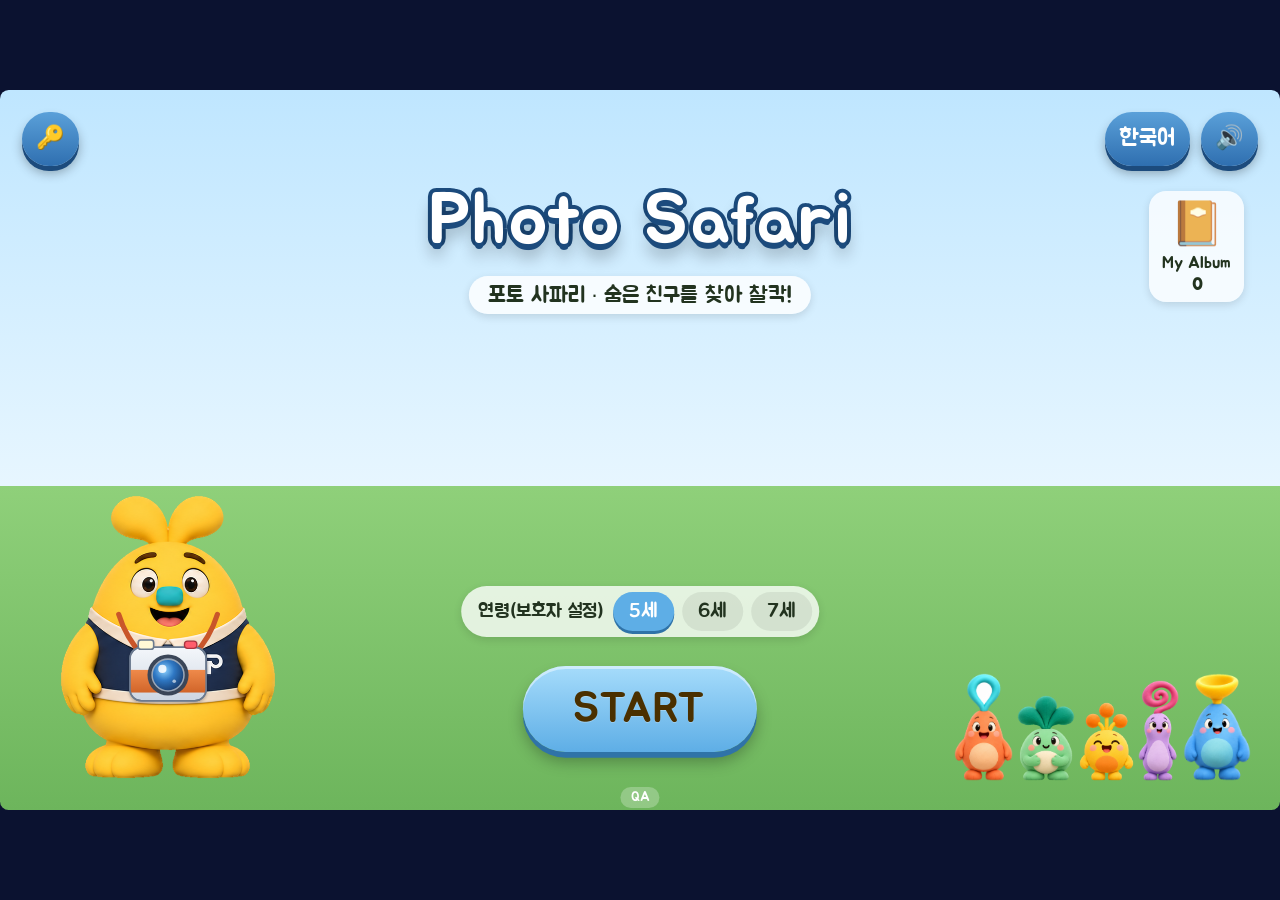
<file: Photo-Safari/index.html>
<!doctype html>
<html lang="ko">
<head>
<meta charset="utf-8">
<meta name="viewport" content="width=device-width, initial-scale=1, maximum-scale=1, user-scalable=no">
<title>Photo Safari</title>
<link rel="preconnect" href="https://fonts.googleapis.com">
<link rel="preconnect" href="https://fonts.gstatic.com" crossorigin>
<link rel="stylesheet" href="https://fonts.googleapis.com/css2?family=Jua&display=swap">
<link rel="stylesheet" href="../_shared/kit.css">
<style>
  :root { --s1:#a6dcfb; --s2:#5eaee6; --ss:#2f73a8; --st:#ffffff; --ink:#22331f; --b1:#ffcf4a; --b2:#f0a500; --bs:#a86f00; --a1:#5aa0d9; --a2:#2f6fb0; --as:#1c4b7d; }
  #stage { background: linear-gradient(#bfe6ff 0%, #e7f6ff 55%, #8fd07a 55%, #6db55c 100%); }
  .btn:not(.alt):not(.green) { color:#4a3000; }
  #view { position:absolute; left:calc(var(--u)*30); top:calc(var(--u)*12); width:calc(var(--u)*112); height:calc(var(--u)*70); overflow:hidden; border-radius:calc(var(--u)*2);
    box-shadow:0 0 0 calc(var(--u)*1) #fff, 0 calc(var(--u)*1.5) calc(var(--u)*3) rgba(0,0,0,.3); touch-action:none; }
  #scene { position:absolute; left:0; top:0; width:calc(var(--u)*168); height:100%; transition: transform .45s ease; background: linear-gradient(#9fd9ff 0 45%, #a8dd8e 45% 100%); }
  #scene .hill { position:absolute; bottom:52%; width:40%; height:30%; border-radius:50% 50% 0 0; background:#86c46f; }
  #scene .sun { position:absolute; right:8%; top:6%; width:calc(var(--u)*10); height:calc(var(--u)*10); border-radius:50%; background:#ffe680; box-shadow:0 0 calc(var(--u)*4) #fff3a8; }
  #scene.night { background: linear-gradient(#1d2a5c 0 45%, #2f5a3a 45% 100%); }
  .spot { position:absolute; transform:translate(-50%,-100%); }
  .spot .obj { position:absolute; left:50%; bottom:0; transform:translate(-50%, var(--hide)); display:flex; gap:2px; align-items:flex-end; transition: transform .35s; z-index:1; }
  .spot .obj .emo { font-size:inherit; } .spot .obj .itm { width:1em; height:1em; }
  .spot.focus .obj, .spot.shown .obj { transform:translate(-50%, var(--peek)); }
  .spot .cover { position:relative; z-index:2; display:flex; align-items:flex-end; justify-content:center; pointer-events:none; }
  .cv-bush { width:100%; height:100%; background: radial-gradient(circle at 30% 60%, #4f9e45 0 38%, transparent 39%), radial-gradient(circle at 70% 60%, #4f9e45 0 38%, transparent 39%), radial-gradient(circle at 50% 35%, #5fb352 0 40%, transparent 41%); }
  .cv-rock { width:100%; height:100%; background:#9aa3ab; border-radius:45% 55% 20% 20%; box-shadow:inset calc(var(--u)*-1) calc(var(--u)*-1) 0 #7d858c; }
  .cv-log { width:100%; height:100%; background:linear-gradient(#a8744a,#7a4f2c); border-radius:calc(var(--u)*3); }
  .cv-mat { width:100%; height:100%; background:repeating-linear-gradient(90deg,#ff8f8f 0 calc(var(--u)*2),#fff calc(var(--u)*2) calc(var(--u)*4)); border-radius:calc(var(--u)*.8); }
  .cv-emo { font-family:"Segoe UI Emoji","Apple Color Emoji","Noto Color Emoji",sans-serif; line-height:.85; }
  .spot.glow .cover { filter: drop-shadow(0 0 calc(var(--u)*1.5) #ffe27a) drop-shadow(0 0 calc(var(--u)*1.5) #ffe27a); }
  .spot.peekaboo .obj { animation: peekaboo 4s infinite; } @keyframes peekaboo { 0%,55% { opacity:1; } 62%,92% { opacity:0; } 100% { opacity:1; } }
  .spot.peekaboo.focus .obj, .spot.peekaboo.shown .obj { animation:none; }
  .spot.friend .obj img { height:1em; }
  #vf { position:absolute; border:calc(var(--u)*.6) solid #fff; border-radius:calc(var(--u)*2); box-shadow:0 0 0 calc(var(--u)*200) rgba(0,0,0,.12); z-index:10; touch-action:none; cursor:grab; }
  #vf::before, #vf::after { content:""; position:absolute; left:50%; top:50%; background:#fff; transform:translate(-50%,-50%); }
  #vf::before { width:calc(var(--u)*3); height:2px; } #vf::after { width:2px; height:calc(var(--u)*3); }
  #focusBox { position:absolute; border:calc(var(--u)*.5) solid #ff3b3b; border-radius:calc(var(--u)*1); z-index:9; display:none; pointer-events:none; }
  #flash { position:absolute; inset:0; background:#fff; opacity:0; pointer-events:none; z-index:12; transition: opacity .25s; }
  .edge { position:absolute; top:0; bottom:0; width:calc(var(--u)*6); z-index:11; pointer-events:none; opacity:0; }
  .edge.l { left:0; background:linear-gradient(90deg, rgba(255,226,122,.9), transparent); } .edge.r { right:0; background:linear-gradient(-90deg, rgba(255,226,122,.9), transparent); }
  .edge.on { animation: edgeglow 1s infinite; } @keyframes edgeglow { 50% { opacity:1; } }
  #side { position:absolute; left:calc(var(--u)*145); top:calc(var(--u)*12); width:calc(var(--u)*30); display:flex; flex-direction:column; align-items:center; gap:calc(var(--u)*2); }
  #card { width:calc(var(--u)*28); height:calc(var(--u)*32); background:#fff; border-radius:calc(var(--u)*1.5); padding:calc(var(--u)*1.4); box-shadow:0 calc(var(--u)*1) calc(var(--u)*2) rgba(0,0,0,.3); transform:rotate(3deg); display:flex; flex-direction:column; align-items:center; }
  #card .ph { width:100%; flex:1; background:#e9eef2; border-radius:calc(var(--u)*.8); display:flex; align-items:center; justify-content:center; gap:4px; overflow:hidden; }
  #card .ph .emo { font-size:calc(var(--u)*9); } #card .ph .itm { width:calc(var(--u)*13); height:calc(var(--u)*13); }
  #card .ph.blur > * { filter: blur(1.5px) saturate(.75); opacity:.6; }  /* toned down but keeps the colour cue (5세 colour mission) */
  #card .cap { font-size:calc(var(--u)*2.3); margin-top:calc(var(--u)*.8); text-align:center; line-height:1.2; }
  #card button { border:none; background:#eaf3fb; border-radius:calc(var(--u)*2); padding:calc(var(--u)*.3) calc(var(--u)*1.2); font-size:calc(var(--u)*2.1); font-family:inherit; cursor:pointer; margin-top:calc(var(--u)*.5); }
  #shutter { width:calc(var(--u)*18); height:calc(var(--u)*18); border-radius:50%; font-size:calc(var(--u)*8); padding:0; }
  #zoomBtn { display:none; }
  #nextBtn { position:absolute; right:calc(var(--u)*3); bottom:calc(var(--u)*4); display:none; z-index:30; }
  .tutor { left:calc(var(--u)*0); bottom:calc(var(--u)*3); height:calc(var(--u)*28); }
  .bubble { top:calc(var(--u)*13); }
  .mic { left:calc(var(--u)*30); right:calc(var(--u)*36); bottom:calc(var(--u)*3); z-index:31; }
  #album { position:absolute; left:calc(var(--u)*37); bottom:calc(var(--u)*1.5); height:calc(var(--u)*13); display:flex; gap:calc(var(--u)*1); align-items:center; }
  .photo { width:calc(var(--u)*11); height:calc(var(--u)*11); background:#fff; padding:calc(var(--u)*.6); border-radius:calc(var(--u)*.6); box-shadow:0 calc(var(--u)*.5) calc(var(--u)*1) rgba(0,0,0,.3); display:flex; align-items:center; justify-content:center; transform:rotate(-3deg); }
  .photo .emo { font-size:calc(var(--u)*6); } .photo .itm { width:calc(var(--u)*7); height:calc(var(--u)*7); } .photo img { height:calc(var(--u)*8); }
  .photo.bw { filter:grayscale(1); }
  .nunu-cam { position:absolute; left:calc(var(--u)*8); bottom:calc(var(--u)*4); height:calc(var(--u)*40); aspect-ratio:428/560; }
  .nunu-cam img, .nunu-cam svg { position:absolute; inset:0; width:100%; height:100%; }
  .nunu-cam svg { overflow:visible; }
  .nunu-cam .cam-body { filter:drop-shadow(0 3px 3px rgba(0,0,0,.25)); }
  .nunu-cam .cam-flash { opacity:0; transform-origin:171px 295px; animation:camflash 3.2s infinite 1s; }
  @keyframes camflash { 0%,86%,100% { opacity:0; transform:scale(.3); } 90% { opacity:1; transform:scale(1); } 95% { opacity:.4; transform:scale(1.15); } }
  @media (prefers-reduced-motion: reduce) { .nunu-cam .cam-flash { animation:none; } }
</style>
</head>
<body>
<div id="stage">
  <section class="screen on" id="title">
    <div class="topbar"><div class="row"><button class="btn alt" id="keyBtn">🔑</button></div><div class="row"><button class="btn alt" id="langBtn">한국어</button><button class="btn alt sndBtn">🔊</button></div></div>
    <div class="logo">Photo Safari<small>포토 사파리 · 숨은 친구를 찾아 찰칵!</small></div>
    <div class="nunu-cam" aria-label="Nunu with a camera">
      <img src="assets/nunu_body.png" alt="Nunu">
      <svg viewBox="0 0 428 560" aria-hidden="true">
        <defs>
          <linearGradient id="camTop" x1="0" y1="0" x2="0" y2="1"><stop offset="0" stop-color="#f4f7fb"/><stop offset="1" stop-color="#cdd6e2"/></linearGradient>
          <linearGradient id="camBand" x1="0" y1="0" x2="0" y2="1"><stop offset="0" stop-color="#ef8a4a"/><stop offset="1" stop-color="#d1652a"/></linearGradient>
          <radialGradient id="lensG" cx=".38" cy=".35" r=".7"><stop offset="0" stop-color="#8fd3ff"/><stop offset=".45" stop-color="#2f78c4"/><stop offset="1" stop-color="#173a6b"/></radialGradient>
          <radialGradient id="flashG"><stop offset="0" stop-color="#fff"/><stop offset=".35" stop-color="#fffbe0" stop-opacity=".9"/><stop offset="1" stop-color="#fff6c0" stop-opacity="0"/></radialGradient>
        </defs>
        <!-- neck strap -->
        <path d="M118 236 Q132 282 166 318" fill="none" stroke="#c9562a" stroke-width="10" stroke-linecap="round"/>
        <path d="M310 236 Q296 282 262 318" fill="none" stroke="#c9562a" stroke-width="10" stroke-linecap="round"/>
        <!-- camera -->
        <g class="cam-body">
          <rect x="140" y="300" width="148" height="104" rx="22" fill="url(#camTop)" stroke="#6b7a8f" stroke-width="3"/>
          <rect x="140" y="344" width="148" height="44" fill="url(#camBand)"/>
          <rect x="140" y="300" width="148" height="104" rx="22" fill="none" stroke="#6b7a8f" stroke-width="3"/>
          <rect x="156" y="286" width="30" height="18" rx="5" fill="#fff8d6" stroke="#6b7a8f" stroke-width="3"/>
          <rect x="246" y="288" width="24" height="14" rx="6" fill="#ff5d6c" stroke="#a83440" stroke-width="2.5"/>
          <circle cx="214" cy="354" r="40" fill="#3b4658"/>
          <circle cx="214" cy="354" r="31" fill="url(#lensG)"/>
          <circle cx="214" cy="354" r="31" fill="none" stroke="#9aa7b8" stroke-width="3"/>
          <circle cx="203" cy="342" r="8" fill="#fff" opacity=".85"/>
          <circle cx="226" cy="366" r="3.5" fill="#fff" opacity=".6"/>
        </g>
        <circle class="cam-flash" cx="171" cy="295" r="70" fill="url(#flashG)"/>
      </svg>
    </div>
    <div style="position:absolute;right:calc(var(--u)*4);bottom:calc(var(--u)*4);display:flex;align-items:flex-end;gap:calc(var(--u)*.6)">
      <img src="assets/seed_glowing_loop.png" style="height:calc(var(--u)*15)"><img src="assets/seed_listening_fan.png" style="height:calc(var(--u)*12)"><img src="assets/seed_bouncing_beads.png" style="height:calc(var(--u)*11)"><img src="assets/seed_uncoiling_spiral.png" style="height:calc(var(--u)*14)"><img src="assets/seed_collecting_sounds.png" style="height:calc(var(--u)*15)"></div>
    <div class="coll"><div class="k">📔</div>My Album<br><b id="collCount">0</b></div>
    <div class="agebox">연령(보호자 설정) <button class="chip" data-age="5">5세</button><button class="chip" data-age="6">6세</button><button class="chip" data-age="7">7세</button></div>
    <button class="btn start" id="startBtn">START</button>
  </section>

  <section class="screen" id="game">
    <div class="topbar">
      <div class="row"><div class="pill">⭐ <span id="starSum">0</span></div><div class="progress" id="progress"></div></div>
      <div class="row"><div class="pill" id="lvPill">LEVEL 1</div><button class="btn alt" id="reQ">💬</button></div>
      <div class="row"><button class="btn alt sndBtn">🔊</button><button class="btn" id="exitBtn">✕</button></div>
    </div>
    <div id="view"><div id="scene"></div><div id="focusBox"></div><div id="vf"></div><div class="edge l" id="edgeL"></div><div class="edge r" id="edgeR"></div><div id="flash"></div></div>
    <div id="side" data-hide-on-speak>
      <div id="card"><div class="ph" id="ph"></div><div class="cap" id="cap"></div><button id="mSay">🔊 mission</button></div>
      <button class="btn gold" id="shutter">📷</button>
      <button class="btn alt" id="zoomBtn">🔍 큰 렌즈</button>
    </div>
    <div id="album" data-hide-on-speak></div>
    <img class="tutor" id="tutor" src="assets/nunu_neutral.png" alt="Nunu">
    <div class="bubble" id="bubble"></div>
    <button class="btn green big" id="nextBtn">Next ▶</button>
  </section>

  <section class="screen" id="result">
    <div class="card-res"><h2 id="resTitle">Look at our album!</h2><div class="res-hero" id="resHero"></div><div class="bigstars" id="resStars"></div><div class="resmeta" id="resMeta"></div><div id="resLv"></div>
      <div class="reswords" id="resWords"></div><div class="resmeta" id="resReward"></div>
      <div class="resbtns"><button class="btn alt" id="homeBtn">🏠 Home</button><button class="btn" id="againBtn">↻ Again</button><button class="btn green" id="nextRoundBtn">Next ▶</button></div></div>
  </section>
</div>
<script src="../_shared/kit.js"></script>
<script>
'use strict';
const {$, sleep, rnd, shuffle, NUM} = KIT;
KIT.L = {
  hello:{en:"Hi! I'm Nunu. Welcome to Safari Camp!", ko:'안녕! 나는 누누야. 사파리 캠프에 온 걸 환영해!'},
  demo1:{en:'Move the camera to a hiding spot.', ko:'카메라를 숨은 곳으로 옮겨 봐.'},
  demo2:{en:'When you see the box, tap the button!', ko:'네모 상자가 보이면 버튼을 눌러!'},
  look:{en:'Swipe to look around!', ko:'밀어서 둘러봐!'},
  empty:{en:'Nothing there. Look for a hiding spot!', ko:'거긴 아무것도 없어. 숨은 곳을 찾아봐!'},
  hint:{en:'Look over there!', ko:'저쪽을 봐!'},
  show:{en:'Here it is!', ko:'여기 있었어!'},
  friend:{en:'A hidden friend! Nice photo!', ko:'숨은 친구다! 멋진 사진!'},
  ask:{en:'What did you take?', ko:'뭘 찍었어?'},
  idle:{en:'Move the camera around!', ko:'카메라를 움직여 봐!'},
  great:{en:['Click! Great shot!','Nice photo!','You found it!','Say cheese!'], ko:['찰칵! 멋진 사진!','잘 찍었어!','찾았다!','김치~!']},
  clear:{en:'Look at our album!', ko:'우리 앨범을 봐!'},
  levelUp:{en:'Level up! Friends hide better now!', ko:'레벨 업! 친구들이 더 잘 숨을 거야!'},
};
const FACE={listen:'neutral', joy:'joy', oops:'surprise', neutral:'neutral'};
KIT.face=f=>{ $('tutor').src=`assets/nunu_${FACE[f]||'neutral'}.png`; if(f==='joy') KIT.anim($('tutor'),'bounce'); if(f==='oops') KIT.anim($('tutor'),'oops'); };

/* ---------- scene spots (TRD 4-1: coordinates, size, position name, cover) ---------- */
const SPOTS=[
  {id:'tent', name:'behind the tent', x:9, y:70, w:20, h:17, cv:'emo', e:'⛺'},
  {id:'bush', name:'behind the bush', x:26, y:76, w:16, h:12, cv:'bush'},
  {id:'rock', name:'on the rock', x:39, y:84, w:12, h:8, cv:'rock', on:true},
  {id:'leaf', name:'under the leaf', x:50, y:93, w:12, h:10, cv:'emo', e:'🍃'},
  {id:'box', name:'in the box', x:61, y:80, w:11, h:10, cv:'emo', e:'📦'},
  {id:'tree', name:'in the tree', x:73, y:58, w:18, h:26, cv:'emo', e:'🌳'},
  {id:'log', name:'behind the log', x:86, y:88, w:16, h:7, cv:'log'},
  {id:'mat', name:'under the mat', x:20, y:96, w:14, h:4, cv:'mat'},
  {id:'stump', name:'next to the tree', x:82, y:70, w:8, h:7, cv:'rock'},
  {id:'pine', name:'behind the pine', x:95, y:62, w:12, h:22, cv:'emo', e:'🌲'},
  {id:'bush2', name:'behind the flowers', x:33, y:62, w:12, h:8, cv:'emo', e:'🌼'},
  {id:'rock2', name:'behind the rock', x:56, y:66, w:10, h:7, cv:'rock'},
];
const FRIEND_SPOTS=[ {id:'f1', x:3, y:52, w:8, h:6, cv:'bush'}, {id:'f2', x:45, y:50, w:8, h:5, cv:'bush'}, {id:'f3', x:98, y:80, w:7, h:6, cv:'rock'} ];
const SEEDS=['glowing_loop','listening_fan','bouncing_beads','uncoiling_spiral','collecting_sounds'];
const LV={ 1:{hidden:4,reveal:.5,similar:0,peek:0,tol:1.6,lens:true}, 2:{hidden:5,reveal:.4,similar:1,peek:0,tol:1.5,lens:true}, 3:{hidden:6,reveal:.3,similar:1,peek:0,tol:1.4,lens:true},
           4:{hidden:8,reveal:.25,similar:2,peek:0,tol:1.3,lens:false}, 5:{hidden:10,reveal:.2,similar:3,peek:2,tol:1.2,lens:false}, 6:{hidden:12,reveal:.15,similar:4,peek:3,tol:1.1,lens:false} };
const QCOUNT={5:6,6:8,7:10};
const EMO6=['monkey','mushroom','mitt','mug','mouse','mask'];
const OTHERS=['moon','map','milk','mop','mirror','mail','monkey','mouse','mug','mitt','mask','mushroom'];

function makeMission(age, lv){
  const P=LV[lv]; const spots=shuffle(SPOTS); const objs=[]; let target;
  if(age===5){ const svg=rnd(['mug','mitt','mask','mushroom']); const colors=shuffle(['red','blue','yellow','green','brown','pink']); target={kind:'svg', svg, color:colors[0], n:1};
    objs.push({...target, spot:spots[0]}); for(let i=0;i<P.similar;i++) objs.push({kind:'svg', svg, color:colors[1+i], n:1, spot:spots[1+i]}); }
  if(age===6){ const w=rnd(EMO6); const n=1+Math.floor(Math.random()*3); target={kind:'emo', w, n}; objs.push({...target, spot:spots[0]});
    const others=[1,2,3].filter(k=>k!==n); for(let i=0;i<P.similar;i++) objs.push({kind:'emo', w, n:others[i%others.length], spot:spots[1+i]}); }
  if(age===7){ const w=rnd(['mouse','monkey','mug','mitt','mask','mushroom']); target={kind:'emo', w, n:1, spot:spots[0]}; objs.push({...target});
    for(let i=0;i<Math.max(1,P.similar);i++) objs.push({kind:'emo', w, n:1, spot:spots[1+i]}); }
  const used=new Set(objs.map(o=>o.spot.id)); const pool=shuffle(OTHERS.filter(w=>w!==target.w && w!==target.svg)); let k=0;
  for(const s of spots){ if(objs.length>=P.hidden) break; if(used.has(s.id)) continue; objs.push({kind:'emo', w:pool[k++%pool.length], n:1, spot:s}); used.add(s.id); }
  objs.forEach((o,i)=>{ o.id=i; o.isTarget=(i===0); });
  const tsp=objs[0].spot; const noun = target.svg||target.w;
  const m={age, lv, objs, target:objs[0]};
  if(age===5){ m.text=`Take a photo of the ${target.color} ${noun}.`; m.phrase=`${target.color} ${noun}`; m.keys=[target.color, noun]; }
  if(age===6){ m.text=`Take a photo of ${target.n===1?'one':NUM[target.n]} ${KIT.plural(noun,target.n)}.`; m.phrase=`${NUM[target.n]} ${KIT.plural(noun,target.n)}`; m.keys = noun==='mouse'? [NUM[target.n]] : [NUM[target.n], noun]; }
  if(age===7){ m.text=`Find the ${noun} ${tsp.name}.`; m.phrase=`The ${noun} is ${tsp.name}.`; m.keys=[noun, tsp.name.split(' ')[0]]; }
  m.friend = {seed:rnd(SEEDS), spot:rnd(FRIEND_SPOTS)};
  return m;
}
const objPic = o => o.kind==='svg' ? `<div class="itm">${KIT.SVG[o.svg](KIT.COLORS[o.color])}</div>` : Array(o.n).fill(`<span class="emo">${KIT.word(o.w).e}</span>`).join('');
function describe(o){ const noun=o.svg||o.w; if(G.age===5 && o.kind==='svg') return `the ${o.color} ${noun}`; if(G.age===6) return `${o.n===1?'one':NUM[o.n]} ${KIT.plural(noun,o.n)}`; if(G.age===7) return `the ${noun} ${o.spot.name}`; return `a ${noun}`; }

/* ---------- render scene ---------- */
const U=()=>KIT.u;
function render(){
  const m=G.m, sc=$('scene'); sc.className=''; sc.innerHTML='<div class="sun"></div><div class="hill" style="left:-5%"></div><div class="hill" style="left:35%;width:30%"></div><div class="hill" style="left:70%"></div>';
  const P=LV[G.lv]; const peekers=shuffle(m.objs.filter(o=>!o.isTarget)).slice(0,P.peek).map(o=>o.id);
  const addSpot=(sp, inner, o)=>{ const d=document.createElement('div'); d.className='spot'; d.style.left=sp.x+'%'; d.style.top=sp.y+'%'; d.style.width=`calc(var(--u)*${sp.w})`; d.style.height=`calc(var(--u)*${sp.h})`;
    // object bottom b (u, upward from the spot bottom): visible part above the cover top = reveal × object size
    const size=Math.min(sp.w*0.8, 10, sp.h*1.3+2)*(o&&o.n>1?0.7:1); const reveal = sp.on? 1 : P.reveal;
    const b = sp.on ? sp.h : Math.max(0, sp.h - (1-reveal)*size), bp = Math.max(0, sp.h - 0.2*size);
    d.style.setProperty('--hide', `calc(var(--u)*${-b})`); d.style.setProperty('--peek', `calc(var(--u)*${-Math.max(b,bp)})`);
    const coverHTML = sp.cv==='emo' ? `<span class="cv-emo" style="font-size:calc(var(--u)*${sp.h})">${sp.e}</span>` : `<div class="cv-${sp.cv}"></div>`;
    d.innerHTML=`<div class="obj" style="font-size:calc(var(--u)*${size})">${inner}</div><div class="cover" style="width:100%;height:100%">${coverHTML}</div>`;
    sc.appendChild(d); return d; };
  m.objs.forEach(o=>{ o.el=addSpot(o.spot, objPic(o), o); o.el.dataset.oid=o.id; if(peekers.includes(o.id)) o.el.classList.add('peekaboo'); });
  const f=m.friend; f.el=addSpot(f.spot, `<img src="assets/seed_${f.seed}.png" style="height:1em">`, null); f.el.classList.add('friend'); f.el.querySelector('.obj').style.fontSize=`calc(var(--u)*7)`;
  G.pan=0; applyPan(); placeVF(56*U(), 35*U());
}
function applyPan(){ G.pan=KIT.clamp(G.pan, -56*U(), 0); $('scene').style.transform=`translateX(${G.pan}px)`; }
function vfSize(){ return (G.bigLens?34:26)*U(); }
function placeVF(x,y){ const s=vfSize(); const vw=112*U(), vh=70*U(); G.vx=KIT.clamp(x,s/2,vw-s/2); G.vy=KIT.clamp(y,s/2,vh-s/2); const vf=$('vf');
  Object.assign(vf.style,{width:s+'px',height:s+'px',left:(G.vx-s/2)+'px',top:(G.vy-s/2)+'px'}); updateFocus(); }
function focusTarget(){ const vr=$('view').getBoundingClientRect(); const cx=vr.left+G.vx, cy=vr.top+G.vy; const tol=LV[G.lv].tol; let best=null, bd=1e9;
  const cands=[...G.m.objs.map(o=>({o, el:o.el})), {o:{friend:true}, el:G.m.friend.el}];
  for(const c of cands){ if(c.o.shot) continue; const r=c.el.getBoundingClientRect(); const ox=r.left+r.width/2, oy=r.top+r.height*0.35; const d=Math.hypot(cx-ox, cy-oy); const lim=Math.max(r.width, r.height)*0.5*tol;
    if(d<lim && d<bd){ best=c; bd=d; } } return best; }
function updateFocus(){ const fb=$('focusBox'); document.querySelectorAll('.spot.focus').forEach(s=>s.classList.remove('focus')); const t=focusTarget(); G.focus=t;
  if(!t){ fb.style.display='none'; return; } t.el.classList.add('focus'); const vr=$('view').getBoundingClientRect(), r=t.el.getBoundingClientRect();
  Object.assign(fb.style,{display:'block', left:(r.left-vr.left-6)+'px', top:(r.top-vr.top-r.height*0.9)+'px', width:(r.width+12)+'px', height:(r.height*1.9)+'px'}); }

/* ---------- gestures: viewfinder drag vs scene pan (TRD 9) ---------- */
let gst=null;
$('vf').addEventListener('pointerdown',e=>{ if(!G||!G.accepting) return; e.stopPropagation(); gst={mode:'vf', x:e.clientX, y:e.clientY, vx:G.vx, vy:G.vy}; $('vf').setPointerCapture(e.pointerId); touched(); });
$('view').addEventListener('pointerdown',e=>{ if(!G||!G.accepting||gst) return; gst={mode:'pan', x:e.clientX, pan:G.pan}; $('view').setPointerCapture(e.pointerId); touched(); });
addEventListener('pointermove',e=>{ if(!gst) return; if(gst.mode==='vf'){ placeVF(gst.vx+e.clientX-gst.x, gst.vy+e.clientY-gst.y); edgeScroll(); } else { $('scene').style.transition='none'; G.pan=gst.pan+(e.clientX-gst.x); applyPan(); updateFocus(); } });
addEventListener('pointerup',()=>{ $('scene').style.transition=''; gst=null; clearInterval(G?.edgeT); });
function edgeScroll(){ const vw=112*U(), s=vfSize(); clearInterval(G.edgeT); const dir = G.vx>=vw-s/2-2 ? -1 : G.vx<=s/2+2 ? 1 : 0; if(!dir) return;
  G.edgeT=setInterval(()=>{ if(!gst){ clearInterval(G.edgeT); return; } $('scene').style.transition='none'; G.pan+=dir*U()*1.2; applyPan(); updateFocus(); },30); }
$('zoomBtn').onclick=()=>{ G.bigLens=!G.bigLens; G.usedLens=G.usedLens||G.bigLens; placeVF(G.vx,G.vy); };
addEventListener('keydown',e=>{ if(!G||!G.accepting) return; const st=(e.shiftKey?5:2)*U(); const m={ArrowLeft:[-st,0],ArrowRight:[st,0],ArrowUp:[0,-st],ArrowDown:[0,st]}[e.key];
  if(m){ e.preventDefault(); placeVF(G.vx+m[0],G.vy+m[1]); touched(); } if(e.key===' '){ e.preventDefault(); $('shutter').click(); } if(e.key==='a'||e.key==='A'){ G.pan+=10*U(); applyPan(); updateFocus(); } if(e.key==='d'||e.key==='D'){ G.pan-=10*U(); applyPan(); updateFocus(); } });

/* ---------- shutter & judging (TRD 4-1, 4-3) ---------- */
$('shutter').onclick=async()=>{
  if(!G||!G.accepting) return; touched(); KIT.sfx.shutter(); const fl=$('flash'); fl.style.opacity=.85; setTimeout(()=>fl.style.opacity=0,150); updateFocus();
  const t=G.focus; if(!t){ await KIT.tutor('empty'); return; }   // empty shot: not counted as a try
  if(t.o.friend){ G.friends.push(G.m.friend.seed); t.o.shot=true; G.m.friend.el.classList.add('shown'); addPhoto(`<img src="assets/seed_${G.m.friend.seed}.png">`); KIT.sfx.coin(); await KIT.tutor('friend'); return; }
  const o=t.o; if(o.isTarget) return success(o);
  const me=G; G.wrong++; KIT.sfx.bad(); KIT.face('oops'); addPhoto(objPic(o), true);
  await KIT.sayLine(`That's ${describe(o)}. Find ${describe(G.m.target)}!`); if(G!==me) return;
  if(G.wrong===2){ await KIT.tutor('hint'); if(G!==me) return; hint(); }
  if(G.wrong>=3){ G.accepting=false; KIT.clearIdle(); await KIT.tutor('show'); if(G!==me) return; await focusOn(G.m.target); G.m.target.el.classList.add('shown'); KIT.sfx.shutter(); addPhoto(objPic(G.m.target)); await KIT.say(G.m.phrase); record(0,false); $('nextBtn').style.display='block'; }
};
async function focusOn(o){ const vw=112*U(); const r=o.el.getBoundingClientRect(), vr=$('view').getBoundingClientRect(); const ox=r.left-vr.left+r.width/2;
  G.pan += (vw/2 - ox); applyPan(); await sleep(500); const r2=o.el.getBoundingClientRect(); placeVF(r2.left-vr.left+r2.width/2, r2.top-vr.top+r2.height*0.35); }
function hint(){ const o=G.m.target; o.el.classList.add('glow'); const vr=$('view').getBoundingClientRect(), r=o.el.getBoundingClientRect();
  const side = r.left+r.width/2 < vr.left ? 'l' : r.left > vr.right ? 'r' : null; if(side){ $(side==='l'?'edgeL':'edgeR').classList.add('on'); G.pan += side==='l'? 20*U() : -20*U(); applyPan(); setTimeout(updateFocus,500); } }
function addPhoto(html, bw){ const a=$('album'); const p=document.createElement('div'); p.className='photo'+(bw?' bw':''); p.innerHTML=html; a.appendChild(p); while(a.children.length>9) a.firstChild.remove(); }

/* ---------- flow ---------- */
let G=null;
function touched(){ if(!G) return; G.interacted=true; KIT.clearIdle(); KIT.armIdle(idle); }
async function idle(){ if(!G||!G.accepting) return; await KIT.tutor('idle'); KIT.showHand($('vf')); }
async function startRound(){
  const age=KIT.SAVE.age, lv=KIT.levelFor(age); G={age, lv, total:QCOUNT[age], idx:0, stars:[], words:[], friends:[], photos:[]}; const me=G;
  $('lvPill').textContent=`LEVEL ${lv} · ${age}세`; KIT.show('game'); KIT.renderProgress(G); $('album').innerHTML='';
  if(KIT.demoNeeded()) await runDemo(); if(G!==me) return; nextMission();
}
function renderCard(m){ const t=m.target; const ph=$('ph');
  if(m.age===5){ ph.className='ph blur'; ph.innerHTML=objPic(t); $('cap').textContent=''; }
  else if(m.age===6){ ph.className='ph'; ph.innerHTML= m.lv<=2 ? `<span class="emo" style="font-size:calc(var(--u)*7)">${KIT.word(t.w).e}</span>` : '<span class="emo">📷</span>'; $('cap').textContent=''; }
  else { ph.className='ph'; ph.innerHTML='<span class="emo">📷</span>'; $('cap').textContent = m.lv>=4 ? m.text : ''; } }
async function nextMission(){
  if(G.idx>=G.total) return finish();
  const me=G; $('nextBtn').style.display='none'; ['edgeL','edgeR'].forEach(id=>$(id).classList.remove('on'));
  const m=G.m=makeMission(G.age,G.lv); G.wrong=0; G.bigLens=false; G.usedLens=false; G.accepting=false; G.interacted=false; KIT.renderProgress(G);
  render(); renderCard(m); $('zoomBtn').style.display=LV[G.lv].lens?'block':'none';
  await KIT.sayLine(m.text); if(G!==me) return; if(G.idx===0){ await KIT.tutor('look'); if(G!==me) return; }
  G.accepting=true; KIT.armIdle(idle);
}
$('mSay').onclick=()=>{ if(G&&G.m) KIT.say(G.m.text); }; $('reQ').onclick=()=>$('mSay').click();
async function success(o){
  const me=G; G.accepting=false; KIT.clearIdle(); o.el.classList.add('shown'); o.shot=true; KIT.sfx.ok(); KIT.face('joy'); addPhoto(objPic(o)); $('ph').className='ph'; $('ph').innerHTML=objPic(o);
  const star=1+(G.wrong===0&&!G.usedLens?1:0); const g=KIT.line('great'); KIT.bubble(g.t+(g.lang==='ko'?`<span class="en">${g.en}</span>`:'')); await KIT.say(g.t,g.lang); if(G!==me) return;
  await KIT.tutor('ask',{keep:true}); if(G!==me) return;
  const spoke=await KIT.speak({phrase:G.m.phrase, keys:G.m.keys, isAlive:()=>G===me}); if(G!==me) return;
  record(star+(spoke?1:0), spoke); KIT.sfx.coin(); $('nextBtn').style.display='block';
}
function record(s,spoke){ G.stars[G.idx]=s; G.photos.push(objPic(G.m.target)); G.words.push({text:G.m.phrase, phrase:G.m.phrase, stars:s, spoke}); KIT.renderProgress(G); }
$('nextBtn').onclick=()=>{ G.idx++; nextMission(); };

async function runDemo(){
  KIT.demoStart(); const me=G; G.lv=1; G.m=makeMission(5,1); render(); renderCard(G.m); G.accepting=false;
  const steps=[ async()=>{ await KIT.tutor('demo1',{keep:true}); },
    async()=>{ const o=G.m.target; await focusOn(o); KIT.showHand($('vf'),true); await sleep(700); },
    async()=>{ await KIT.tutor('demo2',{keep:true}); KIT.showHand($('shutter'),true); await sleep(700); KIT.sfx.shutter(); $('flash').style.opacity=.85; setTimeout(()=>$('flash').style.opacity=0,150); G.m.target.el.classList.add('shown'); KIT.sfx.ok(); KIT.face('joy'); await sleep(600); },
    async()=>{ KIT.hideHand(); await KIT.tutor('demoEnd',{keep:true}); } ];
  for(const s of steps){ if(KIT.skipDemo||G!==me) break; await s(); }
  KIT.demoEnd(); if(G){ G.lv=KIT.levelFor(G.age); KIT.face('neutral'); }
}
async function finish(){ KIT.clearIdle(); const hero=G.photos.slice(-4).map(p=>`<div class="photo" style="height:100%;width:auto;aspect-ratio:1">${p}</div>`).join('')+G.friends.slice(0,2).map(f=>`<img src="assets/seed_${f}.png">`).join('');
  await KIT.result(G,{title:'Look at our album!', heroHtml:hero, icon:'📔', unit:'스티커', collName:'My Album', per:3}); }
KIT.init({prefix:'ps', onStart:startRound, onExit:()=>{ if(G) clearInterval(G.edgeT); G=null; }});
addEventListener('resize',()=>{ if(G&&G.m&&$('game').classList.contains('on')) { applyPan(); placeVF(G.vx,G.vy); } });
window.__ps=()=>G;
</script>
</body>
</html>
</file>
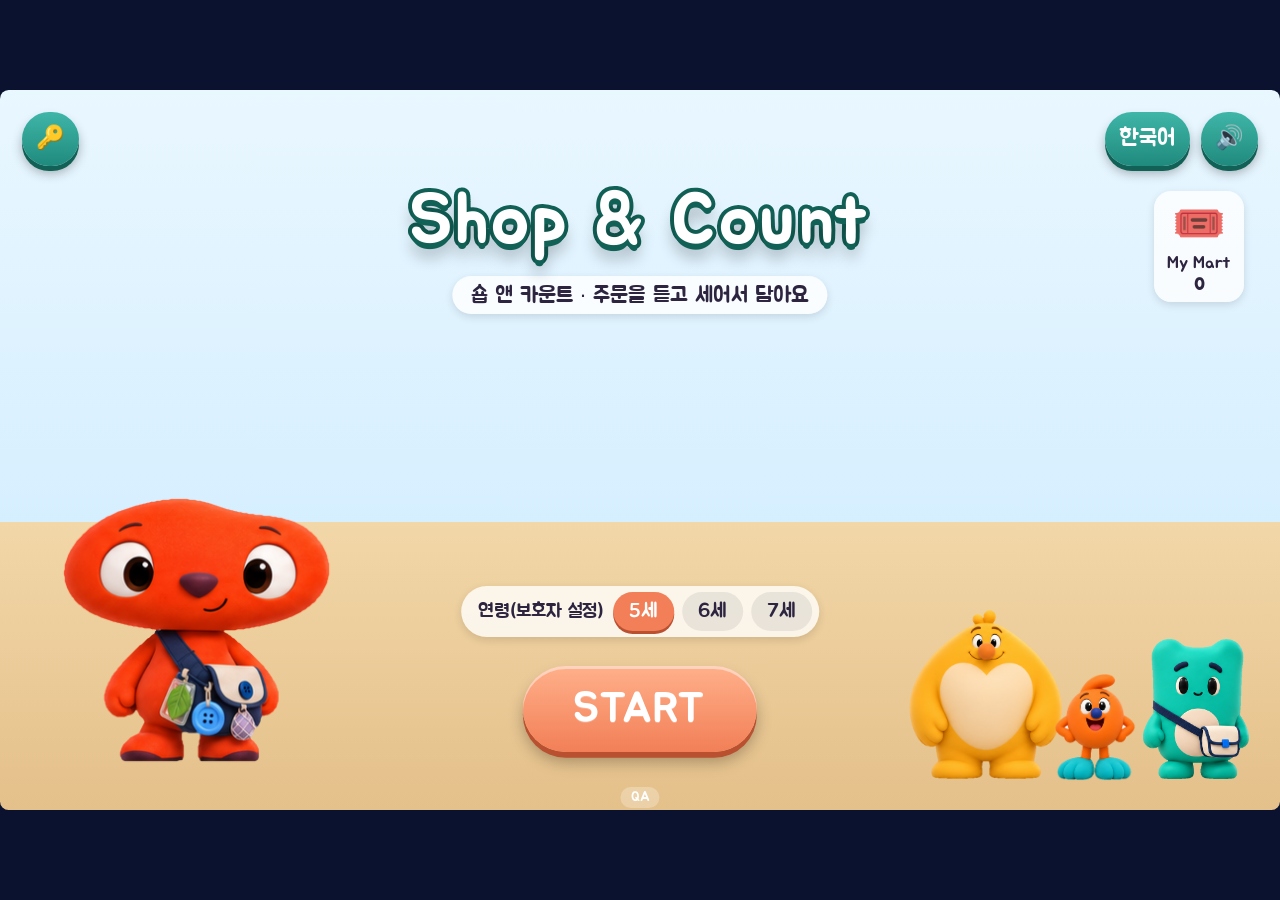
<file: Shop-Count/index.html>
<!doctype html>
<html lang="ko">
<head>
<meta charset="utf-8">
<meta name="viewport" content="width=device-width, initial-scale=1, maximum-scale=1, user-scalable=no">
<title>Shop & Count</title>
<link rel="preconnect" href="https://fonts.googleapis.com">
<link rel="preconnect" href="https://fonts.gstatic.com" crossorigin>
<link rel="stylesheet" href="https://fonts.googleapis.com/css2?family=Jua&display=swap">
<link rel="stylesheet" href="../_shared/kit.css">
<style>
  :root { --s1:#ffb08a; --s2:#f27f57; --ss:#b9502f; --st:#ffffff; --ink:#2d2440; --b1:#ff8a5c; --b2:#e8572c; --bs:#a8391a; --a1:#3fb6a8; --a2:#1f8a7d; --as:#126157; }
  #stage { background: linear-gradient(#e9f7ff 0%, #d6efff 60%, #f2d7a8 60%, #e4c08a 100%); }
  .sign { position:absolute; left:calc(var(--u)*30); top:calc(var(--u)*3.4); padding:0 calc(var(--u)*2); height:calc(var(--u)*6); display:none; }
  #shelf { position:absolute; left:calc(var(--u)*30); top:calc(var(--u)*12); width:calc(var(--u)*88); height:calc(var(--u)*52); background:#fff7ea; border-radius:calc(var(--u)*1.5);
    box-shadow:0 0 0 calc(var(--u)*1.2) #b9874f, 0 calc(var(--u)*1.5) calc(var(--u)*3) rgba(0,0,0,.25); }
  .board { position:absolute; left:0; right:0; height:calc(var(--u)*1.6); background:#b9874f; border-radius:calc(var(--u)*.5); }
  .item { position:absolute; transform:translate(-50%,-100%); display:flex; align-items:flex-end; justify-content:center; cursor:pointer; transition: transform .15s, opacity .25s; }
  .item:active { transform:translate(-50%,-100%) scale(.92); }
  .item .itm { width:100%; height:100%; } .item .emo { font-size:inherit; }
  .item.taken { opacity:0; pointer-events:none; transform:translate(-50%,-140%) scale(.4); }
  .item.glow { animation: iglow .9s infinite; border-radius:calc(var(--u)*2); }
  @keyframes iglow { 50% { box-shadow:0 0 0 calc(var(--u)*.6) #ffd24d, 0 0 calc(var(--u)*3) #ffd24d; background:rgba(255,236,150,.5);} }
  .item.blink { animation: iblink .5s 1; } @keyframes iblink { 50% { transform:translate(-50%,-100%) scale(1.3);} }
  #bagRow { position:absolute; left:calc(var(--u)*30); top:calc(var(--u)*67); width:calc(var(--u)*88); height:calc(var(--u)*13); background:rgba(255,255,255,.75); border-radius:calc(var(--u)*3);
    display:flex; align-items:center; gap:calc(var(--u)*.8); padding:0 calc(var(--u)*1.5); overflow:hidden; border:calc(var(--u)*.4) dashed #c7a26b; }
  #bagRow .bag { font-size:calc(var(--u)*7); flex:none; }
  #bagRow .in { width:calc(var(--u)*6.5); height:calc(var(--u)*6.5); flex:none; cursor:pointer; display:flex; align-items:center; justify-content:center; animation: drop .25s; }
  #bagRow .in .emo { font-size:calc(var(--u)*5.5); } @keyframes drop { from { transform:translateY(calc(var(--u)*-5)) scale(1.4);} }
  #bagRow.sorted { justify-content:flex-start; }
  #counter { position:absolute; left:calc(var(--u)*122); top:calc(var(--u)*12); width:calc(var(--u)*52); height:calc(var(--u)*56); }
  #customer { position:absolute; left:50%; bottom:calc(var(--u)*20); transform:translateX(-50%); height:calc(var(--u)*24); transition: transform .4s, opacity .4s; }
  #customer.away { transform:translateX(80%); opacity:0; }
  .desk { position:absolute; left:0; right:0; bottom:calc(var(--u)*12); height:calc(var(--u)*9); background:linear-gradient(#e07a4f,#b8552e); border-radius:calc(var(--u)*1.5); }
  #order { position:absolute; left:0; right:0; top:0; min-height:calc(var(--u)*11); background:#fff; border-radius:calc(var(--u)*2.5); padding:calc(var(--u)*1) calc(var(--u)*1.6); font-size:calc(var(--u)*2.7); line-height:1.3; text-align:center;
    box-shadow:0 calc(var(--u)*.6) calc(var(--u)*1.4) rgba(0,0,0,.2); display:flex; flex-direction:column; align-items:center; gap:calc(var(--u)*.6); }
  #order .pics { display:flex; flex-wrap:wrap; gap:calc(var(--u)*.4); justify-content:center; }
  #order .pics .itm { width:calc(var(--u)*4.6); height:calc(var(--u)*4.6); } #order .pics .emo { font-size:calc(var(--u)*4.2); }
  #order button { border:none; background:#e8f7f5; border-radius:calc(var(--u)*2); padding:calc(var(--u)*.4) calc(var(--u)*1.4); font-size:calc(var(--u)*2.3); cursor:pointer; font-family:inherit; }
  #bellBtn { position:absolute; left:calc(var(--u)*122); top:calc(var(--u)*70); width:calc(var(--u)*24); }
  #nextBtn { position:absolute; right:calc(var(--u)*3); top:calc(var(--u)*70); display:none; z-index:30; }
  .options { left:calc(var(--u)*30); width:calc(var(--u)*88); bottom:calc(var(--u)*2); height:calc(var(--u)*16); }
  .options .card { height:calc(var(--u)*14); flex-basis:calc(var(--u)*14); }
  #keypad { position:absolute; left:calc(var(--u)*24); right:calc(var(--u)*24); bottom:calc(var(--u)*2.5); height:calc(var(--u)*12); display:none; gap:calc(var(--u)*1); align-items:center; justify-content:center; z-index:22; }
  #keypad.on { display:flex; }
  #keypad button { width:calc(var(--u)*8.5); height:calc(var(--u)*10); border:none; border-radius:calc(var(--u)*2); background:#fff; font-size:calc(var(--u)*4.4); font-family:inherit; color:var(--ink); box-shadow:0 calc(var(--u)*.6) 0 #c9b28d; cursor:pointer; }
  #keypad .disp { width:calc(var(--u)*12); height:calc(var(--u)*10); border-radius:calc(var(--u)*2); background:#fffbe6; border:calc(var(--u)*.5) solid #f0a500; display:flex; align-items:center; justify-content:center; font-size:calc(var(--u)*5); }
  #keypad .ok { background:linear-gradient(#7be08a,#2fb457); color:#fff; width:calc(var(--u)*11); }
  #dots { position:absolute; left:calc(var(--u)*34); top:calc(var(--u)*16); right:calc(var(--u)*63); background:rgba(255,255,255,.95); border-radius:calc(var(--u)*2); padding:calc(var(--u)*1.5); font-size:calc(var(--u)*4); text-align:center; z-index:15; display:none; letter-spacing:calc(var(--u)*.3); }
  .tutor { left:calc(var(--u)*0); bottom:calc(var(--u)*20); height:calc(var(--u)*26); }
  .bubble { top:calc(var(--u)*12); }
  .mic { left:calc(var(--u)*28); right:calc(var(--u)*56); bottom:calc(var(--u)*1); }
</style>
</head>
<body>
<div id="stage">
  <section class="screen on" id="title">
    <div class="topbar"><div class="row"><button class="btn alt" id="keyBtn">🔑</button></div><div class="row"><button class="btn alt" id="langBtn">한국어</button><button class="btn alt sndBtn">🔊</button></div></div>
    <div class="logo" style="color:#fff">Shop &amp; Count<small>숍 앤 카운트 · 주문을 듣고 세어서 담아요</small></div>
    <img src="assets/tobi_front.png" style="position:absolute;left:calc(var(--u)*8);bottom:calc(var(--u)*6);height:calc(var(--u)*38)" alt="Tobi">
    <img src="assets/big.png" style="position:absolute;right:calc(var(--u)*30);bottom:calc(var(--u)*4);height:calc(var(--u)*24)" alt="">
    <img src="assets/feet.png" style="position:absolute;right:calc(var(--u)*20);bottom:calc(var(--u)*4);height:calc(var(--u)*15)" alt="">
    <img src="assets/dudu.png" style="position:absolute;right:calc(var(--u)*4);bottom:calc(var(--u)*4);height:calc(var(--u)*20)" alt="">
    <div class="coll"><div class="k">🎟️</div>My Mart<br><b id="collCount">0</b></div>
    <div class="agebox">연령(보호자 설정) <button class="chip" data-age="5">5세</button><button class="chip" data-age="6">6세</button><button class="chip" data-age="7">7세</button></div>
    <button class="btn start" id="startBtn">START</button>
  </section>

  <section class="screen" id="game">
    <div class="topbar">
      <div class="row"><div class="pill">⭐ <span id="starSum">0</span></div><div class="progress" id="progress"></div></div>
      <div class="row"><div class="pill" id="lvPill">LEVEL 1</div><button class="btn alt" id="reQ">💬</button></div>
      <div class="row"><button class="btn alt sndBtn">🔊</button><button class="btn" id="exitBtn">✕</button></div>
    </div>
    <div id="shelf"></div>
    <div id="dots"></div>
    <div id="bagRow" data-hide-on-speak><span class="bag">👜</span></div>
    <div id="counter"><div id="order"></div><img id="customer" src="assets/popo.png" alt=""><div class="desk"></div></div>
    <button class="btn gold big" id="bellBtn" data-hide-on-speak>🔔 Ring</button>
    <div class="options" id="options" data-hide-on-speak></div>
    <div id="keypad" data-hide-on-speak></div>
    <img class="tutor" id="tutor" src="assets/tobi_curious.png" alt="Tobi">
    <div class="bubble" id="bubble"></div>
    <button class="btn gold big" id="nextBtn">Next ▶</button>
  </section>

  <section class="screen" id="result">
    <div class="card-res"><h2 id="resTitle">What a busy day!</h2><div class="res-hero" id="resHero"></div><div class="bigstars" id="resStars"></div><div class="resmeta" id="resMeta"></div><div id="resLv"></div>
      <div class="reswords" id="resWords"></div><div class="resmeta" id="resReward"></div>
      <div class="resbtns"><button class="btn alt" id="homeBtn">🏠 Home</button><button class="btn" id="againBtn">↻ Again</button><button class="btn green" id="nextRoundBtn">Next ▶</button></div></div>
  </section>
</div>
<script src="../_shared/kit.js"></script>
<script>
'use strict';
const {$, sleep, rnd, shuffle, NUM} = KIT;
KIT.L = {
  hello:{en:"Hi! I'm Tobi. Let's fill my magic bag!", ko:'안녕! 나는 토비야. 내 마법 가방을 채워 보자!'},
  demo1:{en:'Listen to the order.', ko:'주문을 잘 들어 봐.'},
  demo2:{en:'Tap to put things in my bag. Count them!', ko:'눌러서 내 가방에 담아. 세면서 담아!'},
  demo3:{en:'Then ring the bell!', ko:'다 담으면 벨을 눌러!'},
  countAgain:{en:"Let's count again!", ko:'다시 세어 보자!'},
  hint:{en:'Count with me.', ko:'나랑 같이 세어 보자.'},
  idle:{en:'Tap the shelf to put things in my bag!', ko:'선반을 눌러서 내 가방에 담아 봐!'},
  bell:{en:'All done? Ring the bell!', ko:'다 담았어? 벨을 눌러!'},
  great:{en:['Thank you!','Perfect count!','Great helper!',"That's right!"], ko:['고마워!','정확하게 셌어!','최고의 도우미!','맞았어!']},
  clear:{en:'What a busy day! Look at my treasures.', ko:'정말 바쁜 하루였어! 내 보물들 좀 봐.'},
  levelUp:{en:'Level up! More things on the shelf!', ko:'레벨 업! 선반에 물건이 더 많아질 거야!'},
};
const FACE={listen:'curious', joy:'proud', oops:'surprised', neutral:'curious'};
KIT.face=f=>{ $('tutor').src=`assets/tobi_${FACE[f]||'curious'}.png`; if(f==='joy') KIT.anim($('tutor'),'bounce'); if(f==='oops') KIT.anim($('tutor'),'oops'); };

/* ---------- data (TRD 5-2, 6-2) ---------- */
const SVGK=['mug','mitt','mask','mushroom']; const EMOK=['map','mop','mirror'];
const LV={ 1:{items:6,kinds:2,cond:'type',arr:'rows',nopts:3}, 2:{items:8,kinds:2,cond:'type',arr:'rows',nopts:3}, 3:{items:10,kinds:3,cond:'color',arr:'mixed',nopts:4},
           4:{items:12,kinds:3,cond:'color',arr:'mixed',nopts:4}, 5:{items:15,kinds:4,cond:'two',arr:'scatter',nopts:5}, 6:{items:20,kinds:4,cond:'two+color',arr:'scatter',nopts:5} };
const QCOUNT={5:6,6:8,7:8};
const CUSTOMERS=['popo','dudu','big','feet','long','flat'];
function maxN(age,lv){ return age===5? (lv<=3?5:10) : age===6? (lv<=3?10:20) : (lv<=3?10:20); }
const pl = (it,n)=>KIT.plural(KIT.noun(it), n);
const desc = (it,n)=> `${it.svg && it.useColor ? it.color+' ' : ''}${pl(it,n)}`;

function makeKind(useColor){ if(useColor){ const t=rnd(SVGK); return {svg:t, color:rnd(['red','blue','yellow','green']), useColor:true}; } const t=rnd([...SVGK,...EMOK]); return SVGK.includes(t)? {svg:t, color:rnd(['red','blue','yellow','green'])} : {...KIT.word(t)}; }
const keyOf = it => it.svg && it.useColor ? it.color+'-'+it.svg : (it.svg||it.w);   // colour only matters when the order asks for it
function itemKey(it){ return it.svg? it.color+'-'+it.svg : it.w; }

function makeOrder(age, lv){
  const P=LV[lv]; const useColor = P.cond.includes('color') || (P.cond==='color'); const two = P.cond.startsWith('two') && age>=6;
  let type;
  if(age===5) type = Math.random()<.5? 'put':'count';
  else if(age===6) type = two ? rnd(['put2','count']) : rnd(['put','count']);
  else type = Math.random()<.5? 'story' : (two? 'put2':'put');
  const forced=KIT.params.get('type'); if(forced) type=forced;
  const cap=Math.min(maxN(age,lv), P.items-2);
  const targets=[]; const t1=makeKind(useColor); targets.push(t1);
  if(type==='put2'){ let t2; do { t2=makeKind(useColor); } while(KIT.noun(t2)===KIT.noun(t1)); targets.push(t2); }
  const o={age, lv, type, targets, arr:P.arr};
  if(type==='story'){ const max=maxN(7,lv); const add=Math.random()<.5; let a,b; if(add){ a=1+Math.floor(Math.random()*(max-2)); b=1+Math.floor(Math.random()*Math.min(5,max-a)); o.ans=a+b; }
    else { a=2+Math.floor(Math.random()*(max-2)); b=1+Math.floor(Math.random()*Math.min(5,a-1)); o.ans=a-b; } o.a=a; o.b=b; o.add=add;
    const p=pl(t1,2); o.text = add? `I have ${NUM[a]} ${p}. I get ${NUM[b]} more. How many ${p} now?` : `I have ${NUM[a]} ${p}. I give ${NUM[b]} to Mom. How many are left?`;
    o.shelf=fillShelf([], P.items, P.kinds, useColor); o.phrase=`There are ${NUM[o.ans]} ${pl(t1,o.ans)}.`; o.keys=[NUM[o.ans], KIT.noun(t1)]; return o; }
  const half = type==='put2' ? Math.max(1,Math.floor(cap/2)) : cap;
  o.need = targets.map(()=>1+Math.floor(Math.random()*Math.min(half, cap)));
  if(type==='count'){ o.ans=o.need[0]; o.text=`How many ${desc(t1,2)} do you see?`; }
  else if(type==='put') o.text=`Put ${NUM[o.need[0]]} ${desc(t1,o.need[0])} in my bag.`;
  else o.text=`${cap1(NUM[o.need[0]])} ${desc(t1,o.need[0])} and ${NUM[o.need[1]]} ${desc(targets[1],o.need[1])}, please!`;
  // shelf: exactly n for 'count'; n + extra for put
  const base=[]; targets.forEach((t,i)=>{ const extra = type==='count'? 0 : 1+Math.floor(Math.random()*2); for(let k=0;k<o.need[i]+extra;k++) base.push({...t}); });
  o.shelf=fillShelf(base, Math.max(P.items, base.length+2), P.kinds, useColor, targets);
  const n0=o.need[0];
  if(age===5){ o.phrase = type==='count'? NUM[o.ans] : NUM[n0]; o.keys=[o.phrase]; }
  else if(age===6){ o.phrase = type==='put2'? `${NUM[o.need[0]]} ${pl(t1,o.need[0])} and ${NUM[o.need[1]]} ${pl(targets[1],o.need[1])}` : `${NUM[n0]} ${pl(t1,n0)}`;
    o.keys = type==='put2'? [NUM[o.need[0]], KIT.noun(t1), NUM[o.need[1]], KIT.noun(targets[1])] : [NUM[n0], KIT.noun(t1)]; }
  else { o.phrase = type==='put2'? `There are ${NUM[o.need[0]]} ${pl(t1,o.need[0])} and ${NUM[o.need[1]]} ${pl(targets[1],o.need[1])}.` : `There are ${NUM[n0]} ${pl(t1,n0)}.`;
    o.keys = type==='put2'? [NUM[o.need[0]], KIT.noun(t1), NUM[o.need[1]], KIT.noun(targets[1])] : [NUM[n0], KIT.noun(t1)]; }
  return o;
}
function cap1(s){ return s[0].toUpperCase()+s.slice(1); }
function fillShelf(base, total, kinds, useColor, targets=[]){
  const out=[...base]; const tKeys=targets.map(keyOf); const tNouns=targets.map(KIT.noun);
  const others=[]; let guard=0;
  while(others.length<kinds-targets.length && guard++<50){ const k=makeKind(useColor);
    if(tNouns.includes(KIT.noun(k)) && !(useColor && k.svg && !tKeys.includes(keyOf(k)))) continue;  // same noun allowed only as a different colour
    if(others.some(o=>itemKey(o)===itemKey(k))) continue; others.push(k); }
  if(useColor && targets[0]?.svg){ others.push({svg:targets[0].svg, color:rnd(['red','blue','yellow','green'].filter(c=>c!==targets[0].color)), useColor:true}); } // same object, other colour
  while(out.length<total){ const k=others.length? rnd(others) : makeKind(false); out.push({...k}); }
  return out.map((it,i)=>({...it, uid:i}));
}

/* ---------- shelf render (arrangement: rows / mixed / scatter) ---------- */
function renderShelf(o){
  const sh=$('shelf'); sh.innerHTML=''; const rows=3; [33.3,66.6,99].forEach(y=>{ const b=document.createElement('div'); b.className='board'; b.style.top=`calc(${y}% - var(--u)*1.6)`; sh.appendChild(b); });
  let list=[...o.shelf]; if(o.arr==='rows') list.sort((a,b)=>itemKey(a)<itemKey(b)?-1:1); else list=shuffle(list);
  const cols=Math.ceil(list.length/rows); const slotW=88/cols; const sz=Math.min(10, slotW*0.78);
  list.forEach((it,i)=>{ const r=Math.floor(i/cols), c=i%cols; const e=document.createElement('div'); e.className='item'; e.dataset.uid=it.uid; e.dataset.k=itemKey(it);
    let x=(c+0.5)*slotW, y=(r+1)*33.3-3.2; if(o.arr==='scatter'){ x+= (Math.random()-.5)*slotW*0.35; }
    e.style.left=`calc(var(--u)*${x})`; e.style.top=`${y}%`; e.style.width=e.style.height=`calc(var(--u)*${sz})`; e.style.fontSize=`calc(var(--u)*${sz*0.85})`;
    e.innerHTML = it.svg? `<div class="itm">${KIT.SVG[it.svg](KIT.COLORS[it.color])}</div>` : `<span class="emo">${it.e}</span>`;
    e.onclick=()=>take(e,it); sh.appendChild(e); });
}
function bagHTML(it){ return it.svg? `<div class="itm" style="width:100%;height:100%">${KIT.SVG[it.svg](KIT.COLORS[it.color])}</div>` : `<span class="emo">${it.e}</span>`; }
function take(el,it){
  if(!G||!G.accepting||!G.o.type.startsWith('put')) return; touched(); el.classList.add('taken'); G.bag.push(it);
  const b=document.createElement('div'); b.className='in'; b.dataset.uid=it.uid; b.innerHTML=bagHTML(it); b.onclick=()=>{ if(!G.accepting) return; touched(); G.bag=G.bag.filter(x=>x.uid!==it.uid); b.remove(); el.classList.remove('taken'); KIT.sfx.click(); };
  $('bagRow').appendChild(b);
  // TRD 4-2: count aloud (5세 L1~3), click only (5세 L4~6, 6세 L1~2), silent otherwise
  const sameKind=G.bag.filter(x=>keyOf(x)===keyOf(it)).length;
  if(G.age===5 && G.lv<=3) KIT.say(NUM[Math.min(sameKind,20)]); else if((G.age===5)||(G.age===6&&G.lv<=2)) KIT.sfx.click(); else KIT.sfx.pop();
}

/* ---------- order card ---------- */
function renderOrder(o){
  const od=$('order'); const t=o.targets[0]; const showPics = o.age===5 || (o.age===6 && o.lv<=2);
  let pics='';
  if(o.type==='put' && o.age===5) pics=Array(o.need[0]).fill(KIT.pic(t)).join('');
  else if(showPics && o.type!=='story') pics=o.targets.map(x=>KIT.pic(x)).join(' ') + (o.type==='count'?' <b style="font-size:calc(var(--u)*4)">?</b>':'');
  od.innerHTML = `${pics?`<div class="pics">${pics}</div>`:''}${o.age===7||o.type==='story'?`<div>${o.text}</div>`:''}<button id="orderSay">🔊 order</button>`;
  $('orderSay').onclick=()=>KIT.say(o.text);
}

/* ---------- flow ---------- */
let G=null;
function touched(){ if(!G) return; G.interacted=true; KIT.clearIdle(); KIT.armIdle(idle); }
async function idle(){ if(!G||!G.accepting) return; if(G.o.type.startsWith('put')){ await KIT.tutor('idle'); KIT.showHand($('shelf')); } else { await KIT.say(G.o.text); } }
async function startRound(){
  const age=KIT.SAVE.age, lv=KIT.levelFor(age); G={age, lv, total:QCOUNT[age], idx:0, stars:[], words:[]}; const me=G;
  $('lvPill').textContent=`LEVEL ${lv} · ${age}세`; KIT.show('game'); KIT.renderProgress(G);
  if(KIT.demoNeeded()) await runDemo(); if(G!==me) return; nextOrder();
}
async function nextOrder(){
  if(G.idx>=G.total) return finish();
  const me=G; $('nextBtn').style.display='none'; $('dots').style.display='none';
  const o=G.o=makeOrder(G.age,G.lv); G.bag=[]; G.wrong=0; G.accepting=false; G.interacted=false; KIT.renderProgress(G);
  $('bagRow').querySelectorAll('.in').forEach(e=>e.remove()); $('options').innerHTML=''; $('keypad').classList.remove('on');
  renderShelf(o); const cust=$('customer'); cust.classList.add('away'); await sleep(250); cust.src=`assets/${CUSTOMERS[G.idx%CUSTOMERS.length]}.png`; cust.classList.remove('away');
  renderOrder(o);
  const isPut=o.type.startsWith('put'); $('bellBtn').style.display=isPut?'block':'none'; $('bagRow').style.display=isPut?'flex':'none';
  KIT.bubble(o.text); await KIT.say(o.text); if(G!==me) return;
  if(G.lang==='ko'){} if(KIT.SAVE.lang==='ko'){ const ko=koHint(o); if(ko) { KIT.bubble(`${o.text}<span class="en">${ko}</span>`); } }
  G.accepting=true;
  if(o.type==='count'){ const n=o.ans; let nums=new Set([n]); while(nums.size<LV[G.lv].nopts){ const d=n+Math.round((Math.random()-.5)*6); if(d>=1&&d<=Math.max(n+3,5)) nums.add(d); }
    KIT.cards($('options'), shuffle([...nums]).map(x=>({num:x})), {onPick:pickNum, read:false}); }
  if(o.type==='story') buildKeypad();
  KIT.armIdle(idle);
}
function koHint(o){ const t=o.targets[0]; const KO={mug:'컵',mitt:'장갑',mask:'가면',mushroom:'버섯',map:'지도',mop:'걸레',mirror:'거울'}; const C={red:'빨간',blue:'파란',yellow:'노란',green:'초록'};
  const name=x=>`${x.svg&&x.useColor?C[x.color]+' ':''}${KO[KIT.noun(x)]}`;
  if(o.type==='put') return `${name(t)} ${o.need[0]}개 담아 줘!`; if(o.type==='put2') return `${name(t)} ${o.need[0]}개랑 ${name(o.targets[1])} ${o.need[1]}개!`;
  if(o.type==='count') return `${name(t)}가 몇 개 보여?`; return ''; }
function buildKeypad(){ const k=$('keypad'); k.innerHTML='<div class="disp" id="disp"></div>'+[1,2,3,4,5,6,7,8,9,0].map(d=>`<button data-d="${d}">${d}</button>`).join('')+'<button data-d="del">⌫</button><button class="ok" data-d="ok">OK</button>'; k.classList.add('on'); G.typed='';
  k.querySelectorAll('button').forEach(b=>b.onclick=()=>{ if(!G.accepting) return; touched(); const d=b.dataset.d; if(d==='del') G.typed=G.typed.slice(0,-1); else if(d==='ok'){ if(G.typed) checkNumber(+G.typed); return; } else if(G.typed.length<2) G.typed+=d; $('disp').textContent=G.typed; KIT.sfx.click(); }); }
function pickNum(card, it){ if(!G||!G.accepting) return; touched(); if(it.num===G.o.ans) { card.classList.add('ok'); success(); } else { KIT.anim(card,'shake'); wrong(); } }
function checkNumber(n){ if(n===G.o.ans){ $('disp').style.borderColor='#2fb457'; success(); } else { G.typed=''; $('disp').textContent=''; wrong(); } }
$('bellBtn').onclick=()=>{ if(!G||!G.accepting) return; touched(); KIT.sfx.bell(); const o=G.o;
  const want={}; o.targets.forEach((t,i)=>want[keyOf(t)]=o.need[i]); const have={}; G.bag.forEach(x=>{ const k=o.targets.some(t=>keyOf(t)===keyOf(x))? keyOf(x) : itemKey(x)+'#x'; have[k]=(have[k]||0)+1; });
  const ok = Object.keys(want).every(k=>have[k]===want[k]) && Object.keys(have).every(k=>want[k]!=null);
  ok? success() : wrong(); };
async function wrong(){
  const me=G; G.wrong++; KIT.sfx.bad(); KIT.face('oops'); KIT.anim($('customer'),'oops');
  if(G.wrong===1){ await KIT.tutor('countAgain'); if(G!==me) return; const row=$('bagRow'); [...row.querySelectorAll('.in')].sort((a,b)=>a.innerHTML<b.innerHTML?-1:1).forEach(e=>row.appendChild(e)); }
  else if(G.wrong===2){ await KIT.tutor('hint'); if(G!==me) return; await hint(); }
  else { G.accepting=false; KIT.clearIdle(); await reveal(); if(G!==me) return; record(0,false); $('nextBtn').style.display='block'; }
}
async function hint(){ const o=G.o;
  if(o.type.startsWith('put')){ const keys=o.targets.map(keyOf); document.querySelectorAll('#shelf .item:not(.taken)').forEach(e=>{ const it=o.shelf.find(s=>s.uid===+e.dataset.uid); if(keys.includes(keyOf(it))) e.classList.add('glow'); }); }
  else if(o.type==='count'){ const k=keyOf(o.targets[0]); const els=[...document.querySelectorAll('#shelf .item')].filter(e=>keyOf(o.shelf.find(s=>s.uid===+e.dataset.uid))===k);
    for(const e of els){ if(!G||!G.accepting) return; KIT.showHand(e,true); e.classList.remove('blink'); void e.offsetWidth; e.classList.add('blink'); KIT.sfx.click(); await sleep(650); } KIT.hideHand(); }
  else { const d=$('dots'); d.style.display='block'; d.innerHTML = o.add? `${'●'.repeat(o.a)}<br>+ ${'●'.repeat(o.b)}` : `${'●'.repeat(o.a-o.b)}<span style="opacity:.25">${'●'.repeat(o.b)}</span><br>− ${o.b}`; } }
async function reveal(){ const o=G.o; KIT.face('listen');
  if(o.type.startsWith('put')){ // put the right items in the bag
    $('bagRow').querySelectorAll('.in').forEach(e=>e.remove()); document.querySelectorAll('#shelf .item').forEach(e=>e.classList.remove('taken','glow')); G.bag=[];
    for(const [i,t] of o.targets.entries()){ const els=[...document.querySelectorAll('#shelf .item')].filter(e=>keyOf(o.shelf.find(s=>s.uid===+e.dataset.uid))===keyOf(t)).slice(0,o.need[i]);
      for(const [j,e] of els.entries()){ G.accepting=true; take(e, o.shelf.find(s=>s.uid===+e.dataset.uid)); G.accepting=false; await KIT.say(NUM[j+1]); } } }
  else if(o.type==='count'){ KIT.cardBy($('options'),'n'+o.ans)?.classList.add('ok'); }
  else { $('disp').textContent=o.ans; }
  await KIT.say(o.type==='story'? o.phrase : (o.type==='count'? `${NUM[o.ans]} ${pl(o.targets[0],o.ans)}!` : o.phrase)); }
async function success(){
  const me=G; G.accepting=false; KIT.clearIdle(); KIT.sfx.ok(); KIT.sfx.bell(); KIT.face('joy'); KIT.anim($('customer'),'bounce');
  const star=1+(G.wrong===0?1:0); const g=KIT.line('great'); KIT.bubble(g.t+(g.lang==='ko'?`<span class="en">${g.en}</span>`:'')); await KIT.say(g.t,g.lang); if(G!==me) return;
  await KIT.say(G.o.phrase); if(G!==me) return;
  const spoke=await KIT.speak({phrase:G.o.phrase, keys:G.o.keys, isAlive:()=>G===me}); if(G!==me) return;
  record(star+(spoke?1:0), spoke); KIT.sfx.coin(); $('nextBtn').style.display='block';
}
function record(s,spoke){ G.stars[G.idx]=s; G.words.push({text:G.o.phrase, phrase:G.o.phrase, stars:s, spoke}); KIT.renderProgress(G); }
$('nextBtn').onclick=()=>{ G.idx++; nextOrder(); };
$('reQ').onclick=()=>{ if(G&&G.o) KIT.say(G.o.text); };
addEventListener('keydown',e=>{ if(!G||!G.accepting) return; if(G.o.type==='story'){ const b=[...$('keypad').querySelectorAll('button')].find(x=>x.dataset.d===e.key || (e.key==='Enter'&&x.dataset.d==='ok') || (e.key==='Backspace'&&x.dataset.d==='del')); b&&b.click(); }
  else if(G.o.type==='count'){ const n=parseInt(e.key); const c=$('options').querySelectorAll('.card')[n-1]; c&&c.click(); } else if(e.key==='Enter') $('bellBtn').click(); });

async function runDemo(){
  KIT.demoStart(); const me=G; const t={svg:'mug',color:'blue'}; const o={age:5,lv:1,type:'put',targets:[t],need:[3],arr:'rows',text:'Put three mugs in my bag.',
    shelf:[t,t,t,t,{...KIT.word('map')},{...KIT.word('map')}].map((it,i)=>({...it,uid:i}))}; G.o=o; G.bag=[]; renderShelf(o); renderOrder(o); $('bagRow').style.display='flex'; $('bellBtn').style.display='block';
  const steps=[ async()=>{ await KIT.tutor('demo1',{keep:true}); await KIT.say(o.text); }, async()=>KIT.tutor('demo2',{keep:true}),
    async()=>{ const els=[...document.querySelectorAll('#shelf .item')].filter(e=>e.dataset.k==='blue-mug').slice(0,3); for(const [i,e] of els.entries()){ if(KIT.skipDemo) return; KIT.showHand(e,true); await sleep(500); G.accepting=true; take(e,o.shelf.find(s=>s.uid===+e.dataset.uid)); G.accepting=false; await KIT.say(NUM[i+1]); } },
    async()=>{ await KIT.tutor('demo3',{keep:true}); KIT.showHand($('bellBtn'),true); await sleep(800); KIT.sfx.bell(); KIT.sfx.ok(); KIT.face('joy'); await sleep(600); },
    async()=>{ KIT.hideHand(); await KIT.tutor('demoEnd',{keep:true}); } ];
  for(const s of steps){ if(KIT.skipDemo||G!==me) break; await s(); }
  KIT.demoEnd(); $('bagRow').querySelectorAll('.in').forEach(e=>e.remove()); KIT.face('neutral');
}
async function finish(){ KIT.clearIdle(); await KIT.result(G,{title:'What a busy day!', heroHtml:'<img src="assets/tobi_proud.png"><span class="emo" style="font-size:calc(var(--u)*10)">👜</span>', icon:'🎟️', unit:'쿠폰', collName:'My Mart', per:1}); }
KIT.init({prefix:'sc', onStart:startRound, onExit:()=>{ G=null; }, qaExtra:'문제 형식 강제: 주소에 <code>&type=put|put2|count|story</code><br>'});
window.__sc=()=>G;
</script>
</body>
</html>
</file>
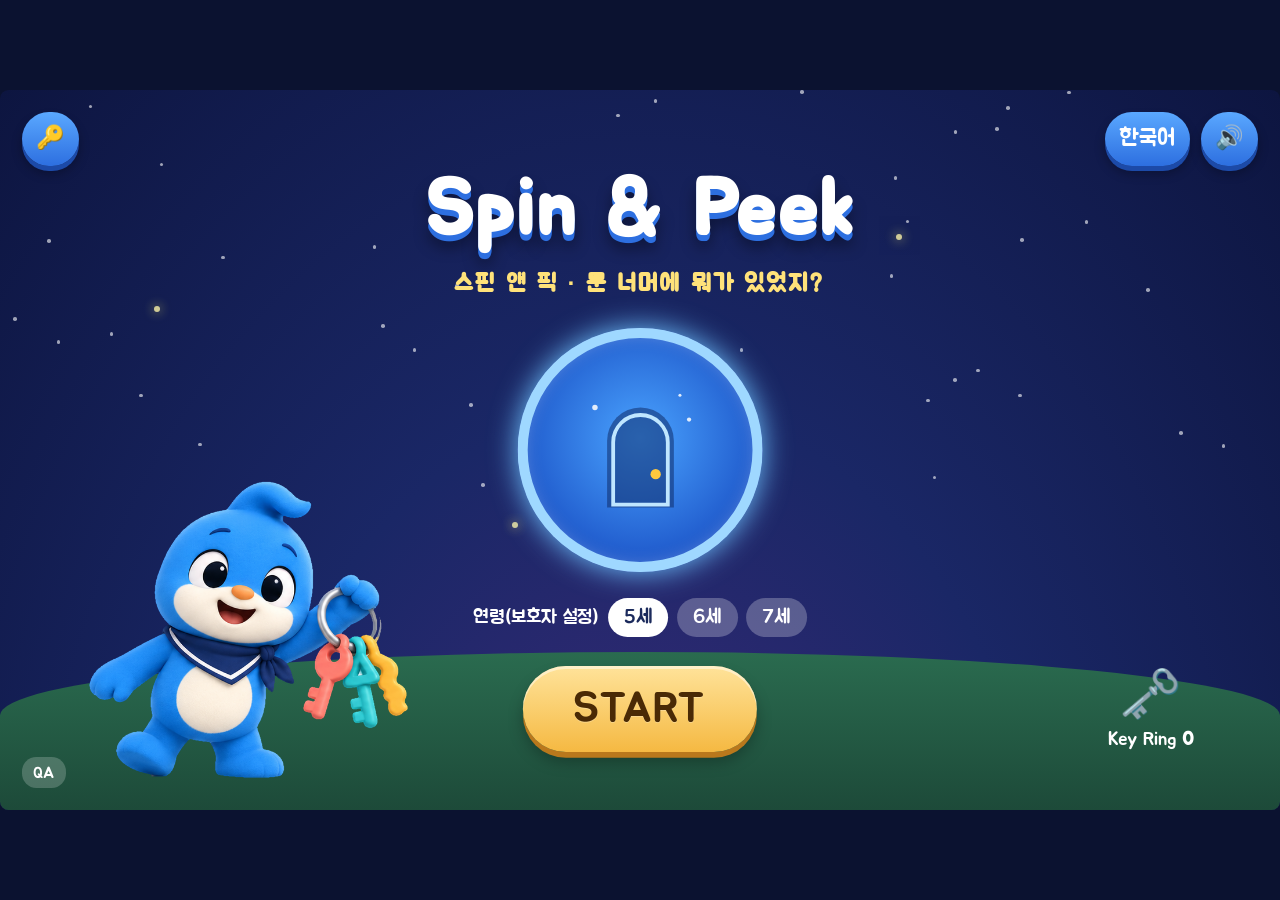
<file: Spin-Peek/index.html>
<!doctype html>
<html lang="ko">
<head>
<meta charset="utf-8">
<meta name="viewport" content="width=device-width, initial-scale=1, maximum-scale=1, user-scalable=no">
<title>Spin & Peek</title>
<link rel="preconnect" href="https://fonts.googleapis.com">
<link rel="preconnect" href="https://fonts.gstatic.com" crossorigin>
<link rel="stylesheet" href="https://fonts.googleapis.com/css2?family=Jua&display=swap">
<style>
  :root { --s1:#ffe39a; --s2:#f5b942; --ss:#b9781c; --st:#4a2a05; --u: 6px; --ink:#1b2a5c; --nubi:#2d8bff; --navy:#0f2d6b; --coral:#ff7b7b; --teal:#3fd1d1; --gold:#ffc83d; }
  * { box-sizing: border-box; -webkit-tap-highlight-color: transparent; user-select: none; }
  html, body { margin:0; height:100%; background:#0b1230; overflow:hidden; font-family: "Jua","Apple SD Gothic Neo","Malgun Gothic","Segoe UI",sans-serif; color:var(--ink); }
  #stage { position:absolute; left:50%; top:50%; width:calc(var(--u)*177.78); height:calc(var(--u)*100); transform:translate(-50%,-50%);
    background: radial-gradient(ellipse at 50% 120%, #3b2a7a 0%, #1a2766 45%, #0d1540 100%); overflow:hidden; border-radius:calc(var(--u)*1.2); }
  .u { font-size: calc(var(--u)*3); }
  .screen { position:absolute; inset:0; display:none; }
  .screen.on { display:block; }
  /* stars bg */
  .sky i { position:absolute; width:calc(var(--u)*.5); height:calc(var(--u)*.5); background:#fff; border-radius:50%; opacity:.6; animation: tw 3s infinite ease-in-out; }
  @keyframes tw { 50% { opacity:.15; } }
  .fly { position:absolute; width:calc(var(--u)*.9); height:calc(var(--u)*.9); border-radius:50%; background:#fff7a8; box-shadow:0 0 calc(var(--u)*1.5) #fff36b; animation: fly 7s infinite ease-in-out; opacity:.8; }
  @keyframes fly { 0%,100%{ transform:translate(0,0);} 50%{ transform:translate(calc(var(--u)*6), calc(var(--u)*-4)); } }
  .ground { position:absolute; left:0; right:0; bottom:0; height:calc(var(--u)*22); background: linear-gradient(#2a6b4f, #1d4a39); border-top-left-radius:50% 40%; border-top-right-radius:50% 40%; }

  /* top bar */
  .topbar { position:absolute; left:calc(var(--u)*3); right:calc(var(--u)*3); top:calc(var(--u)*3); height:calc(var(--u)*7.6); display:flex; align-items:center; justify-content:space-between; z-index:20; }
  .btn { border:none; cursor:pointer; font-family:inherit; color:#fff; border-radius:calc(var(--u)*3.8); height:calc(var(--u)*7.6); min-width:calc(var(--u)*7.6);
    font-size:calc(var(--u)*3.2); padding:0 calc(var(--u)*2); background:linear-gradient(#ff8fb0,#e9578a); box-shadow:0 calc(var(--u)*.7) 0 #b8336a, 0 calc(var(--u)*1) calc(var(--u)*1.5) rgba(0,0,0,.3); transition: transform .08s; }
  .btn:active { transform: translateY(calc(var(--u)*.5)); box-shadow:0 calc(var(--u)*.2) 0 #b8336a; }
  .btn.blue { background:linear-gradient(#5aa8ff,#2d6fe0); box-shadow:0 calc(var(--u)*.7) 0 #1c4aa8, 0 calc(var(--u)*1) calc(var(--u)*1.5) rgba(0,0,0,.3); }
  .btn.gold { background:linear-gradient(#ffd96a,#f5a623); color:#5a3300; box-shadow:0 calc(var(--u)*.7) 0 #c07a0c, 0 calc(var(--u)*1) calc(var(--u)*1.5) rgba(0,0,0,.3); }
  .btn.green { background:linear-gradient(#7be08a,#2fb457); box-shadow:0 calc(var(--u)*.7) 0 #1f8a3f, 0 calc(var(--u)*1) calc(var(--u)*1.5) rgba(0,0,0,.3); }
  .btn.ghost { background:rgba(255,255,255,.55); color:#1b2a5c; box-shadow:none; }
  .row { display:flex; gap:calc(var(--u)*1.5); align-items:center; }
  .pill { background:rgba(255,255,255,.92); border-radius:calc(var(--u)*3.8); height:calc(var(--u)*6); display:flex; align-items:center; padding:0 calc(var(--u)*2); font-size:calc(var(--u)*2.8); gap:calc(var(--u)*1); }
  .progress { display:flex; gap:calc(var(--u)*.8); }
  .progress b { width:calc(var(--u)*3.2); height:calc(var(--u)*3.2); border-radius:50%; background:#dfe6ff; display:flex; align-items:center; justify-content:center; font-size:calc(var(--u)*1.9); }
  .progress b.cur { outline: calc(var(--u)*.5) solid var(--gold); }
  .progress b.s1 { background:#ffe7a0; } .progress b.s2 { background:#ffd24d; } .progress b.s3 { background:#ffb300; }

  /* title */
  .logo { position:absolute; left:0; right:0; top:calc(var(--u)*10); text-align:center; color:#fff; font-size:calc(var(--u)*11); letter-spacing:calc(var(--u)*.3);
    text-shadow:0 calc(var(--u)*.8) 0 #2d6fe0, 0 calc(var(--u)*1.6) calc(var(--u)*2) rgba(0,0,0,.4); font-weight:900; }
  .logo small { display:block; font-size:calc(var(--u)*3.4); color:#ffe27a; text-shadow:none; margin-top:calc(var(--u)*1); }
  .title-door { position:absolute; left:50%; top:calc(var(--u)*33); width:calc(var(--u)*34); height:calc(var(--u)*34); transform:translateX(-50%); }
  .agebox { position:absolute; left:50%; bottom:calc(var(--u)*24); transform:translateX(-50%); display:flex; gap:calc(var(--u)*1.2); align-items:center; color:#fff; font-size:calc(var(--u)*2.6); }
  .chip { background:rgba(255,255,255,.25); color:#fff; border:none; border-radius:calc(var(--u)*3); padding:calc(var(--u)*1) calc(var(--u)*2.2); font-size:calc(var(--u)*2.8); font-family:inherit; cursor:pointer; }
  .chip.on { background:#fff; color:var(--ink); }
  #startBtn { position:absolute; left:50%; bottom:calc(var(--u)*8); transform:translateX(-50%); height:calc(var(--u)*12); font-size:calc(var(--u)*6); padding:0 calc(var(--u)*7); border-radius:calc(var(--u)*6); animation: pulse 1.4s infinite; }
  @keyframes pulse { 50% { filter:brightness(1.12); transform:translateX(-50%) scale(1.04);} }
  .title-nubi { position:absolute; left:calc(var(--u)*12); bottom:calc(var(--u)*4); height:calc(var(--u)*42); }
  .keyring { position:absolute; right:calc(var(--u)*12); bottom:calc(var(--u)*8); color:#fff; font-size:calc(var(--u)*2.6); text-align:center; }
  .keyring .k { font-size:calc(var(--u)*7); }

  /* game */
  .door-wrap { position:absolute; left:calc(var(--u)*90); top:calc(var(--u)*13); width:calc(var(--u)*52); height:calc(var(--u)*52); transform:translateX(-50%); perspective:calc(var(--u)*140); }
  .door { position:absolute; inset:0; transform-style:preserve-3d; }
  .face { position:absolute; inset:0; border-radius:50%; backface-visibility:hidden; -webkit-backface-visibility:hidden; display:flex; align-items:center; justify-content:center; overflow:hidden; }
  .front { background: radial-gradient(circle at 50% 45%, #4aa3ff, #1d56c9 70%); box-shadow: 0 0 calc(var(--u)*4) #6fc3ff, inset 0 0 0 calc(var(--u)*1.4) #9fd8ff, inset 0 0 calc(var(--u)*3) rgba(255,255,255,.6); }
  .back { transform: rotateY(180deg); background: radial-gradient(circle at 50% 40%, #fffbe6, #ffe6a8 60%, #f7c96b); box-shadow: 0 0 calc(var(--u)*4) #ffe27a, inset 0 0 0 calc(var(--u)*1.4) #fff; }
  .back .itm, .decoy .itm { width:58%; height:58%; display:flex; align-items:center; justify-content:center; }
  .back.two .itm { width:40%; height:40%; }
  .itm svg { width:100%; height:100%; }
  .emo { font-size:calc(var(--u)*22); line-height:1; font-family:"Segoe UI Emoji","Apple Color Emoji","Noto Color Emoji",sans-serif; }
  .two .emo { font-size:calc(var(--u)*15); }
  .decoy { position:absolute; inset:0; border-radius:50%; display:none; align-items:center; justify-content:center; background: radial-gradient(circle, #fffbe6, #ffe6a8); backface-visibility:hidden; }
  .decoy.on { display:flex; }
  .door-glow { position:absolute; inset:calc(var(--u)*-4); border-radius:50%; background: radial-gradient(circle, rgba(255,240,150,.7), transparent 65%); opacity:0; transition: opacity .4s; pointer-events:none; }
  .door-glow.on { opacity:1; }

  .nubi { position:absolute; left:calc(var(--u)*4); bottom:calc(var(--u)*24); height:calc(var(--u)*38); transition: transform .2s; transform-origin: 50% 100%; }
  .nubi.bounce { animation: bounce .5s; }
  .nubi.tilt { animation: tilt .6s; }
  @keyframes bounce { 40% { transform: translateY(calc(var(--u)*-3)) scale(1.04,.96);} }
  @keyframes tilt { 30% { transform: rotate(-6deg);} 70% { transform: rotate(4deg);} }
  .bubble { position:absolute; left:calc(var(--u)*30); top:calc(var(--u)*13); max-width:calc(var(--u)*34); background:#fff; border-radius:calc(var(--u)*3); padding:calc(var(--u)*1.6) calc(var(--u)*2.2); font-size:calc(var(--u)*3); line-height:1.25; box-shadow:0 calc(var(--u)*.6) calc(var(--u)*1.5) rgba(0,0,0,.25); opacity:0; transition: opacity .2s; }
  .bubble.on { opacity:1; }
  .bubble::after { content:""; position:absolute; left:calc(var(--u)*-2); bottom:calc(var(--u)*3); border: calc(var(--u)*1.4) solid transparent; border-right-color:#fff; }
  .bubble .en { display:block; font-size:calc(var(--u)*2.3); color:#5a6aa0; margin-top:calc(var(--u)*.6); }

  .options { position:absolute; left:calc(var(--u)*30); right:calc(var(--u)*4); bottom:calc(var(--u)*4); height:calc(var(--u)*20); display:flex; gap:calc(var(--u)*2.4); justify-content:center; align-items:flex-end; flex-wrap:nowrap; }
  .card { position:relative; width:calc(var(--u)*18); flex:0 1 calc(var(--u)*18); min-width:calc(var(--u)*12); height:calc(var(--u)*18); background:#fff; border-radius:calc(var(--u)*2.6); box-shadow:0 calc(var(--u)*.8) 0 #c9d3f2, 0 calc(var(--u)*1.2) calc(var(--u)*2) rgba(0,0,0,.25);
    display:flex; flex-direction:column; align-items:center; justify-content:center; cursor:pointer; transform: translateY(calc(var(--u)*30)); transition: transform .35s cubic-bezier(.3,1.5,.5,1), opacity .3s, filter .3s; }
  .card.in { transform: translateY(0); }
  .card .emo { font-size:calc(var(--u)*10); }
  .card .itm { width:70%; height:70%; }
  .card .lbl { font-size:calc(var(--u)*2.6); margin-top:calc(var(--u)*.4); color:var(--ink); }
  .card .txtonly { font-size:calc(var(--u)*4.4); color:var(--ink); }
  .card .spk { position:absolute; right:calc(var(--u)*.6); top:calc(var(--u)*.6); width:calc(var(--u)*4.2); height:calc(var(--u)*4.2); border-radius:50%; border:none; background:#eaf1ff; font-size:calc(var(--u)*2.2); cursor:pointer; }
  .card.sel { box-shadow:0 0 0 calc(var(--u)*.8) var(--gold), 0 calc(var(--u)*1.2) calc(var(--u)*2) rgba(0,0,0,.25); }
  .card.ok { box-shadow:0 0 0 calc(var(--u)*.9) #2fb457, 0 0 calc(var(--u)*3) #7be08a; }
  .card.dim { opacity:.3; filter:grayscale(.8); pointer-events:none; }
  .card.glow { animation: glow 1s infinite; }
  @keyframes glow { 50% { box-shadow:0 0 0 calc(var(--u)*.9) #ffe27a, 0 0 calc(var(--u)*4) #ffd24d; } }
  .card.shake { animation: shake .4s; }
  @keyframes shake { 25%{ transform:translateX(calc(var(--u)*-1.2)); } 75%{ transform:translateX(calc(var(--u)*1.2)); } }
  .card .ord { position:absolute; left:calc(var(--u)*-1.2); top:calc(var(--u)*-1.2); width:calc(var(--u)*5); height:calc(var(--u)*5); border-radius:50%; background:var(--gold); color:#5a3300; font-size:calc(var(--u)*3); display:flex; align-items:center; justify-content:center; }

  #replayBtn { position:absolute; left:calc(var(--u)*119); top:calc(var(--u)*50); display:none; }
  #nextBtn { position:absolute; right:calc(var(--u)*4); bottom:calc(var(--u)*26); display:none; height:calc(var(--u)*10); font-size:calc(var(--u)*4.4); padding:0 calc(var(--u)*4); }
  .wordshow { position:absolute; left:calc(var(--u)*90); top:calc(var(--u)*67); transform:translateX(-50%); color:#fff; font-size:calc(var(--u)*5); text-shadow:0 calc(var(--u)*.5) 0 #1d56c9; white-space:nowrap; opacity:0; transition:opacity .3s; }
  .wordshow.on { opacity:1; }

  /* mic panel */
  .mic { position:absolute; left:calc(var(--u)*30); right:calc(var(--u)*4); bottom:calc(var(--u)*4); height:calc(var(--u)*20); display:none; align-items:center; justify-content:center; gap:calc(var(--u)*3); }
  .mic.on { display:flex; }
  .micbtn { width:calc(var(--u)*16); height:calc(var(--u)*16); border-radius:50%; border:none; background:linear-gradient(#ff8fb0,#e9578a); color:#fff; font-size:calc(var(--u)*7); box-shadow:0 calc(var(--u)*.8) 0 #b8336a; }
  .micbtn.listening { animation: miclisten 1s infinite; }
  @keyframes miclisten { 50% { box-shadow:0 0 0 calc(var(--u)*2.5) rgba(255,143,176,.35), 0 calc(var(--u)*.8) 0 #b8336a; } }
  .target { background:#fff; border-radius:calc(var(--u)*3); padding:calc(var(--u)*1.5) calc(var(--u)*3); font-size:calc(var(--u)*4.2); }
  .heard { color:#cfe0ff; font-size:calc(var(--u)*2.4); position:absolute; bottom:calc(var(--u)*-1); left:0; right:0; text-align:center; }

  /* stars fly + confetti */
  .starfx { position:absolute; font-size:calc(var(--u)*6); pointer-events:none; transition: all .9s cubic-bezier(.4,-.3,.6,1); z-index:30; }
  .hand { position:absolute; font-size:calc(var(--u)*9); z-index:40; pointer-events:none; transition: left .9s ease, top .9s ease; display:none; filter: drop-shadow(0 calc(var(--u)*.5) calc(var(--u)*.6) rgba(0,0,0,.4)); }
  #skipBtn { position:absolute; right:calc(var(--u)*3); bottom:calc(var(--u)*3); background:rgba(255,255,255,.55); color:#1b2a5c; box-shadow:none; display:none; z-index:41; }

  /* result */
  .card-res { position:absolute; left:50%; top:calc(var(--u)*13); transform:translateX(-50%); width:calc(var(--u)*120); background:rgba(255,255,255,.96); border-radius:calc(var(--u)*4); padding:calc(var(--u)*3) calc(var(--u)*4); text-align:center; box-shadow:0 calc(var(--u)*1.5) calc(var(--u)*4) rgba(0,0,0,.35); }
  .card-res h2 { margin:0; font-size:calc(var(--u)*7); color:#2d6fe0; }
  .bigstars { font-size:calc(var(--u)*8); letter-spacing:calc(var(--u)*1); margin:calc(var(--u)*1) 0; }
  .reswords { display:flex; flex-wrap:wrap; gap:calc(var(--u)*1.4); justify-content:center; margin:calc(var(--u)*2) 0; }
  .rw { background:#f2f5ff; border-radius:calc(var(--u)*2); padding:calc(var(--u)*1) calc(var(--u)*1.6); font-size:calc(var(--u)*2.8); cursor:pointer; border: calc(var(--u)*.5) solid transparent; display:flex; align-items:center; gap:calc(var(--u)*.8); }
  .rw.said { border-color:#2fb457; }
  .rw .st { color:#f5a623; }
  .rw svg { width:calc(var(--u)*5); height:calc(var(--u)*5); }
  .resmeta { font-size:calc(var(--u)*3); color:#4a5a90; }
  .lvup { display:inline-block; background:#ffd24d; color:#5a3300; border-radius:calc(var(--u)*2); padding:calc(var(--u)*.6) calc(var(--u)*2); font-size:calc(var(--u)*3.4); margin-top:calc(var(--u)*1); }
  .resbtns { display:flex; gap:calc(var(--u)*3); justify-content:center; margin-top:calc(var(--u)*2.5); }

  /* QA panel */
  #qaBtn { position:absolute; left:calc(var(--u)*3); bottom:calc(var(--u)*3); font-size:calc(var(--u)*2.2); background:rgba(255,255,255,.2); color:#fff; border:none; border-radius:calc(var(--u)*2); padding:calc(var(--u)*.8) calc(var(--u)*1.6); cursor:pointer; z-index:50; font-family:inherit; }
  #qa { position:absolute; left:calc(var(--u)*3); bottom:calc(var(--u)*9); width:calc(var(--u)*62); background:#fff; border-radius:calc(var(--u)*2); padding:calc(var(--u)*2); font-size:calc(var(--u)*2.3); display:none; z-index:50; line-height:1.6; }
  #qa.on { display:block; }
  #qa select { font-size:calc(var(--u)*2.3); font-family:inherit; }
  #qa .note { color:#7a86b0; font-size:calc(var(--u)*1.9); }
  .rotate { position:fixed; inset:0; background:#0b1230; color:#fff; display:none; align-items:center; justify-content:center; text-align:center; font-size:22px; z-index:99; padding:24px; flex-direction:column; gap:12px; line-height:1.5; }
  @media (orientation: portrait) { .rotate { display:flex; } }
  @media (prefers-reduced-motion: reduce) { .fly, .sky i, #startBtn { animation:none; } }
.btn.start { background:linear-gradient(var(--s1),var(--s2)); color:var(--st); text-shadow:0 1px 0 rgba(255,255,255,.25); letter-spacing:.03em;
  box-shadow:inset 0 calc(var(--u)*.4) 0 rgba(255,255,255,.45), 0 calc(var(--u)*.8) 0 var(--ss), 0 calc(var(--u)*1.4) calc(var(--u)*2) rgba(0,0,0,.28); }
</style>
</head>
<body>
<div class="rotate">📱↻<br>기기를 가로로 돌려 주세요<br><small>Please turn your device sideways.</small></div>
<div id="stage">
  <div class="sky" id="sky"></div>
  <div class="fly" style="left:12%;top:30%"></div><div class="fly" style="left:70%;top:20%;animation-delay:2s"></div><div class="fly" style="left:40%;top:60%;animation-delay:4s"></div>
  <div class="ground"></div>

  <!-- TITLE -->
  <section class="screen on" id="title">
    <div class="topbar">
      <div class="row"><button class="btn blue" id="keyBtn" title="보호자: 발음 서버 키">🔑</button></div>
      <div class="row">
        <button class="btn blue" id="langBtn">한국어</button>
        <button class="btn blue sndBtn">🔊</button>
      </div>
    </div>
    <div class="logo">Spin &amp; Peek<small>스핀 앤 픽 · 문 너머에 뭐가 있었지?</small></div>
    <div class="title-door"><div class="face front" style="position:absolute;inset:0;animation: spinT 6s linear infinite;backface-visibility:visible;-webkit-backface-visibility:visible;" id="titleDoorFace"></div></div>
    <img class="title-nubi" src="assets/nubi_hero.png" alt="Nubi">
    <div class="agebox">연령(보호자 설정)
      <button class="chip" data-age="5">5세</button><button class="chip" data-age="6">6세</button><button class="chip" data-age="7">7세</button>
    </div>
    <div class="keyring"><div class="k">🗝️</div>Key Ring <b id="keyCount">0</b></div>
    <button class="btn start" id="startBtn">START</button>
  </section>

  <!-- GAME -->
  <section class="screen" id="game">
    <div class="topbar">
      <div class="row"><div class="pill">⭐ <span id="starSum">0</span></div><div class="progress" id="progress"></div></div>
      <div class="row"><div class="pill" id="lvPill">LEVEL 1</div><button class="btn blue" id="reQ" title="질문 다시 듣기">💬</button></div>
      <div class="row"><button class="btn blue sndBtn">🔊</button><button class="btn" id="exitBtn">✕</button></div>
    </div>
    <img class="nubi" id="nubi" src="assets/nubi_neutral.png" alt="Nubi">
    <div class="bubble" id="bubble"></div>
    <div class="door-glow" id="doorGlow" style="left:calc(var(--u)*64);top:calc(var(--u)*13);width:calc(var(--u)*52);height:calc(var(--u)*52);position:absolute;"></div>
    <div class="door-wrap"><div class="door" id="door">
      <div class="face front" id="doorFront"></div>
      <div class="face back" id="doorBack"></div>
      <div class="decoy" id="decoy"></div>
    </div></div>
    <div class="wordshow" id="wordshow"></div>
    <button class="btn gold" id="replayBtn">👀 다시 보기 <span id="replayN"></span></button>
    <div class="options" id="options"></div>
    <div class="mic" id="mic">
      <div class="target" id="micTarget"></div>
      <button class="micbtn" id="micBtn">🎤</button>
      <button class="btn green" id="jumpBtn">JUMP ⤼</button>
      <div class="heard" id="heard"></div>
    </div>
    <button class="btn gold" id="nextBtn">Next ▶</button>
  </section>

  <!-- RESULT -->
  <section class="screen" id="result">
    <div class="card-res">
      <h2 id="resTitle">All Doors Open!</h2>
      <div class="bigstars" id="resStars"></div>
      <div class="resmeta" id="resMeta"></div>
      <div id="resLv"></div>
      <div class="reswords" id="resWords"></div>
      <div class="resmeta" id="resKey"></div>
      <div class="resbtns">
        <button class="btn blue" id="homeBtn">🏠 Home</button>
        <button class="btn" id="againBtn">↻ Again</button>
        <button class="btn green" id="nextRoundBtn">Next ▶</button>
      </div>
    </div>
  </section>

  <div class="hand" id="hand">👆</div>
  <button class="btn" id="skipBtn">SKIP ⏭</button>
  <button id="qaBtn">QA</button>
  <div id="qa">
    <b>QA 패널 (프로토타입 전용)</b><br>
    레벨 강제: <select id="qaLevel"><option value="">자동(저장값)</option><option>1</option><option>2</option><option>3</option><option>4</option><option>5</option><option>6</option></select><br>
    말하기: <select id="qaSpeech"><option value="real">실제 음성 인식(브라우저)</option><option value="ok">항상 통과(가짜)</option><option value="wrong">항상 오답(가짜)</option><option value="off">마이크 없음</option></select><br>
    첫 판 시범: <select id="qaDemo"><option value="auto">방문당 1회</option><option value="always">매번</option><option value="never">끄기</option></select><br>
    <button id="qaReset">저장 초기화</button>
    <div class="note">※ 발음 판정은 팀 공통 phonics-api 대신 브라우저 음성 인식(Chrome)으로 임시 구현. 그림은 레슨팩 대표 이미지 대신 임시 그림(이모지·도형).</div>
  </div>
</div>

<script>
'use strict';
/* ================= scale ================= */
function fit(){ const u = Math.min(innerHeight/100, innerWidth/177.78); document.documentElement.style.setProperty('--u', u+'px'); }
addEventListener('resize', fit); fit();
(function sky(){ const s=document.getElementById('sky'); for(let i=0;i<40;i++){ const e=document.createElement('i'); e.style.left=Math.random()*100+'%'; e.style.top=Math.random()*55+'%'; e.style.animationDelay=(Math.random()*3)+'s'; s.appendChild(e);} })();
const $ = id => document.getElementById(id);
const sleep = ms => new Promise(r=>setTimeout(r,ms));

/* ================= content (lesson pack placeholder: FP.K.U1L1) ================= */
const MWORDS = [
  {w:'moon',e:'🌙',cat:'nature'},{w:'map',e:'🗺️',cat:'thing'},{w:'milk',e:'🥛',cat:'food'},{w:'mop',e:'🧹',cat:'thing'},
  {w:'mug',e:'☕',cat:'thing'},{w:'mouse',e:'🐭',cat:'animal'},{w:'mice',e:'🐁',cat:'animal'},{w:'monkey',e:'🐵',cat:'animal'},
  {w:'mushroom',e:'🍄',cat:'food'},{w:'mask',e:'🎭',cat:'thing'},{w:'mail',e:'✉️',cat:'thing'},{w:'mitt',e:'🧤',cat:'thing'},
  {w:'meat',e:'🍖',cat:'food'},{w:'mirror',e:'🪞',cat:'thing'},{w:'man',e:'👨',cat:'person'},{w:'mouth',e:'👄',cat:'body'},
];
const OTHER = [ {w:'egg',e:'🥚'},{w:'fox',e:'🦊'},{w:'gift',e:'🎁'},{w:'kite',e:'🪁'},{w:'doll',e:'🪆'},{w:'heart',e:'❤️'},{w:'ten',e:'🔟'} ];
const CONFUSE = { mouse:['mouth','mice'], mouth:['mouse'], mice:['mouse'], meat:['mitt'], mitt:['meat'], map:['mask','man'], mask:['map'], man:['map'] };
const COLORS = { red:'#e94b4b', blue:'#3d7be0', yellow:'#f5c842', green:'#4cb963', orange:'#f28c28', purple:'#9b5de5' };
const KO_COLOR = {red:'빨간',blue:'파란',yellow:'노란',green:'초록',orange:'주황',purple:'보라'};
const KO_WORD = {mug:'컵',mitt:'장갑',mask:'가면',mail:'편지',mushroom:'버섯'};
const SVG = {
  mug: c=>`<svg viewBox="0 0 100 100"><path d="M68 38 h8 a12 12 0 0 1 0 24 h-8" fill="none" stroke="${c}" stroke-width="7"/><rect x="18" y="26" width="52" height="56" rx="8" fill="${c}"/><rect x="18" y="26" width="52" height="9" rx="4" fill="#fff" opacity=".35"/></svg>`,
  mitt: c=>`<svg viewBox="0 0 100 100"><path d="M30 86 V40 a22 22 0 0 1 44 0 V86 z" fill="${c}"/><path d="M30 58 q-16 -4 -14 -18 q6 -6 14 4" fill="${c}"/><rect x="28" y="78" width="48" height="10" rx="3" fill="#fff" opacity=".5"/></svg>`,
  mask: c=>`<svg viewBox="0 0 100 100"><path d="M8 42 q42 -18 84 0 q0 26 -20 26 q-14 0 -22 -10 q-8 10 -22 10 q-20 0 -20 -26z" fill="${c}"/><ellipse cx="32" cy="48" rx="9" ry="6" fill="#fffbe6"/><ellipse cx="68" cy="48" rx="9" ry="6" fill="#fffbe6"/></svg>`,
  mail: c=>`<svg viewBox="0 0 100 100"><rect x="12" y="26" width="76" height="50" rx="6" fill="${c}"/><path d="M14 30 L50 56 L86 30" fill="none" stroke="#fff" stroke-width="5" opacity=".8"/></svg>`,
  mushroom: c=>`<svg viewBox="0 0 100 100"><rect x="40" y="50" width="20" height="34" rx="8" fill="#fff4dc"/><path d="M12 56 a38 34 0 0 1 76 0 z" fill="${c}"/><circle cx="34" cy="40" r="6" fill="#fff" opacity=".8"/><circle cx="60" cy="32" r="5" fill="#fff" opacity=".8"/><circle cx="70" cy="48" r="4" fill="#fff" opacity=".8"/></svg>`,
};
const COLORABLE = Object.keys(SVG);

/* ================= level table (TRD 6-2) ================= */
const LV = {
  1:{spin:5.0, exp:6, opts:3, dist:'unrelated', decoy:0, replay:2},
  2:{spin:4.5, exp:5, opts:4, dist:'category',  decoy:0, replay:1},
  3:{spin:4.0, exp:5, opts:4, dist:'category',  decoy:0, replay:1},
  4:{spin:3.5, exp:4, opts:5, dist:'color',     decoy:0, replay:1},
  5:{spin:3.0, exp:4, opts:5, dist:'color',     decoy:1, replay:0},
  6:{spin:2.5, exp:3, opts:6, dist:'confusable',decoy:2, replay:0},
};
const QCOUNT = {5:6, 6:8, 7:10};

/* ================= save ================= */
const SKEY='sp.save.v1';
function loadSave(){ try { return JSON.parse(localStorage.getItem(SKEY)) || {}; } catch(e){ return {}; } }
function writeSave(s){ try { localStorage.setItem(SKEY, JSON.stringify(s)); } catch(e){} }
let SAVE = loadSave(); SAVE.ages = SAVE.ages || {}; SAVE.keys = SAVE.keys||0; SAVE.starBank = SAVE.starBank||0; SAVE.age = SAVE.age||5; SAVE.lang = SAVE.lang||'ko';
function ageRec(a){ return SAVE.ages[a] = SAVE.ages[a] || {level:1, poor:0}; }

/* ================= audio: TTS (prototype stand-in for phonics-api TTS / lesson pack audio) ================= */
let muted=false;
function pickVoice(lang){ const vs=speechSynthesis.getVoices(); return vs.find(v=>v.lang.startsWith(lang) && /Google|Natural|Aria|Jenny|Ava/i.test(v.name)) || vs.find(v=>v.lang.startsWith(lang)); }
function say(text, lang='en'){
  return new Promise(res=>{
    if(muted || !('speechSynthesis' in window)) { setTimeout(res, 250 + text.length*25); return; }
    speechSynthesis.cancel();
    const u = new SpeechSynthesisUtterance(text);
    u.lang = lang==='ko' ? 'ko-KR' : 'en-US'; const v=pickVoice(u.lang.slice(0,2)); if(v) u.voice=v;
    u.rate = lang==='ko' ? 1.0 : 0.88; u.pitch = 1.15;
    let done=false; const fin=()=>{ if(!done){ done=true; res(); } };
    u.onend=fin; u.onerror=fin; setTimeout(fin, 1500 + text.length*120);
    speechSynthesis.speak(u);
  });
}
let actx=null;
function sfx(type){
  if(muted) return; try{
  actx = actx || new (window.AudioContext||window.webkitAudioContext)();
  const t=actx.currentTime, o=actx.createOscillator(), g=actx.createGain(); o.connect(g); g.connect(actx.destination);
  const P={ ok:[[660,0],[880,.1],[1320,.2]], bad:[[300,0],[240,.12]], tick:[[1200,0]], key:[[1500,0],[1800,.06],[1500,.12]], whoosh:[[400,0],[700,.15]], star:[[1046,0],[1318,.08],[1568,.16]] }[type]||[[600,0]];
  o.type = type==='bad'?'triangle':'sine'; g.gain.setValueAtTime(.0001,t); g.gain.exponentialRampToValueAtTime(.18,t+.02);
  P.forEach(([f,d])=>o.frequency.setValueAtTime(f,t+d)); const end=t+P[P.length-1][1]+.18; g.gain.exponentialRampToValueAtTime(.0001,end); o.start(t); o.stop(end+.02);
  }catch(e){}
}

/* ================= tutor lines (TRD 8-2) ================= */
const L = {
  hello:{en:"Hi! I'm Nubi. Let's open magic doors!", ko:'안녕! 나는 누비야. 마법 문을 열어 보자!'},
  mic:{en:'Please turn on the mic so I can hear you.', ko:'네 목소리를 들을 수 있게 마이크를 켜 줘.'},
  demo1:{en:'Watch the magic door closely.', ko:'마법 문을 잘 봐.'},
  demo2:{en:'Tap the thing you saw behind it.', ko:'뒤에서 본 물건을 눌러 봐.'},
  demo3:{en:'Now you try!', ko:'이제 혼자 해 봐!'},
  look:{en:'Look closely!', ko:'잘 봐!'},
  q5:{en:'What did you see? What color was it?', ko:'뭘 봤어? 무슨 색이었어?'},
  q6:{en:'Two things are behind! Find them both.', ko:'뒤에 두 개가 숨어 있어! 둘 다 찾아 봐.'},
  q7:{en:'Watch the order! What came first?', ko:'순서를 잘 봐! 뭐가 먼저 나왔지?'},
  again:{en:'Try again!', ko:'다시 해 보자!'},
  hint:{en:"Look! I'll give you a hint.", ko:'봐! 힌트를 줄게.'},
  say:{en:'Say it!', ko:'말해 봐!'},
  sayAgain:{en:'One more time!', ko:'한 번 더!'},
  goodTry:{en:"Good try! Let's go on.", ko:'좋은 시도였어! 다음으로 가자.'},
  jumpTip:{en:'Want to skip? Tap the jump button!', ko:'넘어가고 싶으면 점프 버튼을 눌러!'},
  idle:{en:'Tap the picture you saw!', ko:'본 그림을 눌러 봐!'},
  replay:{en:'Want to see it again?', ko:'한 번 더 볼까?'},
  great:{en:['Great!','Amazing!','You got it!','Magic eyes!'], ko:['잘했어!','대단해!','맞혔어!','마술 눈이다!']},
  clear:{en:'We opened all the doors!', ko:'문을 전부 열었어!'},
  levelUp:{en:'Level up! The doors will spin faster!', ko:'레벨 업! 문이 더 빨리 돌 거야!'},
  nomic:{en:"I can't hear you. Let's keep going!", ko:'목소리가 안 들려. 계속 해 보자!'},
};
function line(k, pick){ const o=L[k]; const lang=SAVE.lang; let t=o[lang]; let en=o.en; if(Array.isArray(t)){ const i=pick ?? Math.floor(Math.random()*t.length); t=t[i]; en=o.en[i]; } return {t, en, lang}; }
async function tutor(k, opt={}){
  const l=line(k); const b=$('bubble');
  b.innerHTML = l.t + (l.lang==='ko' && !opt.noEn ? `<span class="en">${l.en}</span>` : '');
  b.classList.add('on'); if(opt.face) setFace(opt.face);
  await say(l.t, l.lang);
  if(!opt.keep) setTimeout(()=>{ if(b.innerHTML.startsWith(l.t)) b.classList.remove('on'); }, 1600);
}
function bubbleRaw(html){ const b=$('bubble'); b.innerHTML=html; b.classList.add('on'); }
function setFace(f){ $('nubi').src = `assets/nubi_${f}.png`; }
function nubiAnim(c){ const n=$('nubi'); n.classList.remove('bounce','tilt'); void n.offsetWidth; n.classList.add(c); }

/* ================= helpers ================= */
const rnd = a => a[Math.floor(Math.random()*a.length)];
const shuffle = a => { a=[...a]; for(let i=a.length-1;i>0;i--){ const j=Math.floor(Math.random()*(i+1)); [a[i],a[j]]=[a[j],a[i]]; } return a; };
function itemHTML(it, big){
  if(it.svg) return `<div class="itm">${SVG[it.svg](COLORS[it.color])}</div>`;
  return `<div class="emo">${it.e}</div>`;
}
function itemKey(it){ return it.svg ? it.color+'-'+it.svg : it.w; }
function phraseOf(it){ return it.svg ? `${it.color} ${it.svg}` : it.w; }

/* ================= question generation (TRD 4-2, 6-2) ================= */
function makeQ5(lv, used){
  const P=LV[lv]; const colorPool = Object.keys(COLORS).slice(0, lv>=4?6:4);
  let ans; let tries=0;
  do { ans = {svg:rnd(COLORABLE), color:rnd(colorPool)}; tries++; } while(used.has(itemKey(ans)) && tries<50);
  used.add(itemKey(ans));
  const opts=[ans]; const has=k=>opts.some(o=>itemKey(o)===k);
  const add=o=>{ if(!has(itemKey(o))) opts.push(o); };
  let guard=0;
  while(opts.length<P.opts && guard++<200){
    if(P.dist==='unrelated') add(rnd(OTHER));
    else if(P.dist==='category') add({svg:rnd(COLORABLE.filter(s=>s!==ans.svg)), color:rnd(colorPool)});
    else if(P.dist==='color'){ const same = opts.filter(o=>o.svg===ans.svg).length; if(same<3) add({svg:ans.svg, color:rnd(colorPool)}); else add({svg:rnd(COLORABLE), color:rnd(colorPool)}); }
    else add({svg:ans.svg, color:rnd(colorPool)}); // confusable at 5: same object, many colors
  }
  return {age:5, answers:[ans], options:shuffle(opts), phrase:phraseOf(ans), keys:[ans.color, ans.svg]};
}
function distractorsFor(answers, P, n){
  const pool=[]; const aw=answers.map(a=>a.w);
  if(P.dist==='unrelated') pool.push(...shuffle(OTHER));
  if(P.dist==='confusable'){ aw.forEach(w=>(CONFUSE[w]||[]).forEach(c=>{ const it=MWORDS.find(m=>m.w===c); if(it) pool.push(it); })); }
  if(P.dist!=='unrelated'){ const cats=new Set(answers.map(a=>a.cat)); pool.push(...shuffle(MWORDS.filter(m=>cats.has(m.cat)))); }
  pool.push(...shuffle(MWORDS));
  const out=[]; for(const it of pool){ if(out.length>=n) break; if(aw.includes(it.w) || out.some(o=>o.w===it.w)) continue;
    // avoid confusable pairs among answers' distractors before L6 (TRD 8-4)
    if(P.dist!=='confusable' && aw.some(w=>(CONFUSE[w]||[]).includes(it.w))) continue; out.push(it); }
  return out;
}
function pickAnswers(k, used){
  const pool=shuffle(MWORDS.filter(m=>!used.has(m.w))); const out=[];
  for(const it of pool){ if(out.length>=k) break; if(out.some(o=>(CONFUSE[o.w]||[]).includes(it.w))) continue; out.push(it); }
  if(out.length<k) for(const it of shuffle(MWORDS)){ if(out.length>=k) break; if(!out.includes(it)) out.push(it); }
  out.forEach(o=>used.add(o.w)); return out;
}
function makeQ6(lv, used){
  const P=LV[lv]; const ans=pickAnswers(2, used); const n=Math.max(P.opts,4)-2;
  const opts=shuffle([...ans, ...distractorsFor(ans,P,n)]);
  return {age:6, answers:ans, options:opts, phrase:`a ${ans[0].w} and a ${ans[1].w}`, keys:ans.map(a=>a.w)};
}
function makeQ7(lv, used){
  const P=LV[lv]; const k = lv>=4?3:2; const ans=pickAnswers(k, used); const n=Math.max(P.opts, k+2)-k;
  const opts=shuffle([...ans, ...distractorsFor(ans,P,n)]);
  const phrase = k===2 ? `First the ${ans[0].w}, then the ${ans[1].w}.` : `First the ${ans[0].w}, then the ${ans[1].w}, then the ${ans[2].w}.`;
  return {age:7, answers:ans, options:opts, phrase, keys:ans.map(a=>a.w), ordered:true, textOnly: lv>=4 ? rnd(opts).w : null};
}

/* ================= door spin (TRD 4-1) ================= */
const door=$('door');
function setDoorAngle(a){ door.style.transform=`rotateY(${a}deg)`; }
function doorFrontHTML(){ return `<svg viewBox="0 0 100 100" style="width:62%;height:62%"><path d="M28 88 V44 a22 22 0 0 1 44 0 V88 z" fill="#0f2d6b" opacity=".55"/><path d="M32 86 V45 a18 18 0 0 1 36 0 V86 z" fill="none" stroke="#bfe6ff" stroke-width="2.5"/><circle cx="60" cy="66" r="3.4" fill="#ffc83d"/><g fill="#fff" opacity=".85"><circle cx="20" cy="22" r="1.8"/><circle cx="82" cy="30" r="1.4"/><circle cx="76" cy="14" r="1"/></g></svg>`; }
$('doorFront').innerHTML = doorFrontHTML(); $('titleDoorFace').innerHTML = doorFrontHTML();
document.head.insertAdjacentHTML('beforeend','<style>@keyframes spinT{to{transform:rotateY(360deg)}}</style>');
function setBack(items){ const b=$('doorBack'); b.classList.toggle('two', items.length===2); b.innerHTML = items.map(it=>itemHTML(it)).join(''); }
let spinning=false;
function animateSpin(exposures, rotTime, decoys, decoyItems){
  // one full rotation shows the back once; back visible half of each rotation
  return new Promise(res=>{
    spinning=true; const total=exposures*rotTime*1000; const t0=performance.now();
    const flashAt = shuffle([...Array(Math.max(exposures-1,0)).keys()].map(i=>i+1)).slice(0,decoys).map(k=>k*rotTime*1000);
    const dc=$('decoy'); let flashing=-1;
    function frame(now){
      const t=Math.min(now-t0,total); const ang=360*exposures*(t/total); setDoorAngle(ang);
      const fi=flashAt.findIndex(ft=>Math.abs(t-ft)<90);
      if(fi!==-1 && flashing!==fi){ flashing=fi; dc.innerHTML=itemHTML(decoyItems[fi%decoyItems.length]); dc.classList.add('on'); }
      if(fi===-1 && flashing!==-1){ flashing=-1; dc.classList.remove('on'); }
      if(t<total) requestAnimationFrame(frame); else { dc.classList.remove('on'); setDoorAngle(0); spinning=false; res(); }
    }
    requestAnimationFrame(frame);
  });
}
async function spinFor(q, lv){
  const P=LV[lv]; const rot=P.spin/P.exp; sfx('whoosh');
  const decoyItems = q.age===5 ? [{svg:rnd(COLORABLE.filter(s=>s!==q.answers[0].svg)), color:rnd(Object.keys(COLORS))}] : shuffle(MWORDS.filter(m=>!q.keys.includes(m.w))).slice(0,2);
  if(q.age===7){
    const per = Math.max(3, Math.ceil(P.exp/q.answers.length));
    for(let i=0;i<q.answers.length;i++){ setBack([q.answers[i]]); await animateSpin(per, rot, i===0?P.decoy:0, decoyItems); sfx('tick'); await sleep(450); }
  } else {
    setBack(q.answers); await animateSpin(P.exp, rot, P.decoy, decoyItems);
  }
}
function openDoor(q){ setBack(q.answers); door.style.transition='transform .6s ease'; setDoorAngle(180); $('doorGlow').classList.add('on'); sfx('key');
  setTimeout(()=>{ door.style.transition=''; }, 650); }
function closeDoor(){ $('doorGlow').classList.remove('on'); door.style.transition='transform .4s ease'; setDoorAngle(0); setTimeout(()=>door.style.transition='',450); }

/* ================= game state ================= */
let G=null; let idleTimer=null, idleRepeat=null;
function clearIdle(){ clearTimeout(idleTimer); clearInterval(idleRepeat); }
function armIdle(){ clearIdle(); idleTimer=setTimeout(async()=>{ await doIdle(); idleRepeat=setInterval(doIdle, 15000); }, 8000); }
async function doIdle(){ if(!G||!G.accepting) return; await tutor('idle',{face:'curious'}); showHandOver($('options')); }
function showHandOver(el, tap){ const h=$('hand'); const r=el.getBoundingClientRect(), s=$('stage').getBoundingClientRect(); h.style.display='block';
  h.style.left=(r.left-s.left+r.width/2- h.offsetWidth/3)+'px'; h.style.top=(r.top-s.top+r.height/2)+'px'; if(!tap) setTimeout(()=>h.style.display='none',1800); }

function renderProgress(){ const p=$('progress'); p.innerHTML=''; for(let i=0;i<G.total;i++){ const b=document.createElement('b'); const s=G.stars[i];
  if(s!=null){ b.className='s'+Math.max(s,0); b.textContent=s>0?'★':'·'; } if(i===G.idx) b.classList.add('cur'); p.appendChild(b);} $('starSum').textContent=G.stars.reduce((a,b)=>a+(b||0),0); }

async function startRound(){
  const age=SAVE.age; const rec=ageRec(age); const forced=$('qaLevel').value;
  const lv = forced ? +forced : rec.level;
  G = {age, lv, total:QCOUNT[age], idx:0, stars:[], used:new Set(), words:[], accepting:false};
  $('lvPill').textContent=`LEVEL ${lv} · ${age}세`; show('game'); setFace('neutral'); closeDoor();
  renderProgress();
  const demoMode=$('qaDemo').value;
  const me=G;
  let seen=false; try{ seen=!!sessionStorage.getItem('sp.demo'); }catch(e){}
  if(demoMode==='always' || (demoMode==='auto' && !seen)){ await runDemo(); try{sessionStorage.setItem('sp.demo','1');}catch(e){} }
  if(G!==me) return;
  nextQuestion();
}

async function nextQuestion(){
  if(G.idx>=G.total) return finishRound();
  $('nextBtn').style.display='none'; $('mic').classList.remove('on'); $('options').innerHTML=''; $('wordshow').classList.remove('on'); closeDoor();
  const q = G.age===5? makeQ5(G.lv,G.used) : G.age===6? makeQ6(G.lv,G.used) : makeQ7(G.lv,G.used);
  G.q=q; G.wrong=0; G.replays=LV[G.lv].replay; G.usedReplay=false; G.sel=[]; G.locked=[]; G.interacted=false;
  const me=G;
  renderProgress(); updateReplay(); $('replayBtn').style.display='none';
  setFace('listening'); await tutor('look',{keep:true}); if(G!==me) return;
  await spinFor(q, G.lv); if(G!==me) return;
  setFace('neutral');
  await tutor(G.age===5?'q5':G.age===6?'q6':'q7', {keep:true}); if(G!==me) return;
  G.accepting=true; if(G.replays>0) $('replayBtn').style.display='block';
  await showOptions(q); if(G!==me) return;
  armIdle();
}
function updateReplay(){ $('replayN').textContent = G.replays>0 ? `×${G.replays}` : ''; }

async function showOptions(q){
  const box=$('options'); box.innerHTML='';
  const cards = q.options.map((it,i)=>{
    const c=document.createElement('div'); c.className='card'; c.dataset.k=itemKey(it);
    const showText = q.age===7;
    const txt = !!q.textOnly && q.textOnly===it.w; it._txt = txt;
    if(txt) c.innerHTML = `<div class="txtonly">${it.w}</div>`;
    else c.innerHTML = itemHTML(it) + (showText?`<div class="lbl">${it.w}</div>`:'');
    const sp=document.createElement('button'); sp.className='spk'; sp.textContent='🔊'; sp.onclick=e=>{ e.stopPropagation(); say(phraseOf(it)); }; c.appendChild(sp);
    c.onclick=()=>onPick(c,it); box.appendChild(c); return {c,it};
  });
  // cards rise one by one and are read aloud; the child may tap at any time (reading stops on first tap)
  for(const {c,it} of cards){ c.classList.add('in'); if(G.interacted || G.demoNoRead) { await sleep(120); continue; }
    if(!it._txt) await say(phraseOf(it)); else await sleep(400); }
}

$('replayBtn').onclick = async ()=>{ if(!G||!G.accepting||G.replays<=0||spinning) return; G.replays--; G.usedReplay=true; updateReplay(); clearIdle();
  G.accepting=false; setFace('listening'); await spinFor(G.q,G.lv); setFace('neutral'); G.accepting=true; if(G.replays<=0) $('replayBtn').style.display='none'; armIdle(); };
$('reQ').onclick = ()=>{ if(G) tutor(G.age===5?'q5':G.age===6?'q6':'q7'); };

function onPick(c,it){
  if(!G || !G.accepting || G.demo) return; G.interacted=true; clearIdle(); armIdle(); speechSynthesis.cancel();
  const q=G.q; const k=itemKey(it);
  if(q.age===5){ if(k===itemKey(q.answers[0])) correct(c); else wrong([c]); return; }
  if(q.age===6){
    if(G.locked.includes(k)) return;
    if(c.classList.contains('sel')){ c.classList.remove('sel'); G.sel=G.sel.filter(x=>x!==k); return; }
    c.classList.add('sel'); G.sel.push(k);
    if(G.sel.length + G.locked.length >= 2){
      const ansK=q.answers.map(itemKey); const bad=G.sel.filter(x=>!ansK.includes(x));
      G.sel.filter(x=>ansK.includes(x)).forEach(x=>{ G.locked.push(x); const el=cardByKey(x); el.classList.remove('sel'); el.classList.add('ok'); });
      if(bad.length===0 && G.locked.length>=2) return correct();
      const badEls=bad.map(cardByKey); G.sel=[]; badEls.forEach(e=>e.classList.remove('sel')); wrong(badEls);
    }
    return;
  }
  // age 7: ordered
  const expect=itemKey(q.answers[G.sel.length]);
  if(k===expect){ G.sel.push(k); c.classList.add('ok'); const o=document.createElement('div'); o.className='ord'; o.textContent=G.sel.length; c.appendChild(o); sfx('tick');
    if(G.sel.length===q.answers.length) correct(); }
  else { // wrong order -> reset (TRD 4-3)
    G.sel=[]; document.querySelectorAll('#options .card').forEach(e=>{ e.classList.remove('ok'); e.querySelectorAll('.ord').forEach(o=>o.remove()); }); wrong([c]); }
}
function cardByKey(k){ return [...document.querySelectorAll('#options .card')].find(e=>e.dataset.k===k); }

async function wrong(els){
  const me=G; G.wrong++; sfx('bad'); els.forEach(e=>{ e.classList.remove('shake'); void e.offsetWidth; e.classList.add('shake'); });
  nubiAnim('tilt');
  if(G.wrong===1){ await tutor('again',{face:'curious'}); }
  else if(G.wrong===2){ await tutor('hint',{face:'curious'}); if(G!==me) return; applyHint(); if(G.replays>0){ $('replayBtn').classList.add('glow'); tutor('replay'); } }
  else { G.accepting=false; clearIdle(); reveal(); }
}
function applyHint(){
  const q=G.q; const ansK=q.answers.map(itemKey);
  document.querySelectorAll('#options .card').forEach(e=>{ if(!ansK.includes(e.dataset.k)) e.classList.add('dim'); });
  const target = q.ordered ? [ansK[G.sel.length]] : ansK.filter(k=>!G.locked.includes(k));
  target.forEach(k=>cardByKey(k)?.classList.add('glow'));
}
async function reveal(){
  const me=G, q=G.q; openDoor(q); q.answers.map(itemKey).forEach(k=>{ const e=cardByKey(k); e&&e.classList.add('ok'); });
  showWord(q); setFace('delighted'); await say(q.phrase); if(G!==me) return;
  record(0, false); $('nextBtn').style.display='block';
}
function showWord(q){ const w=$('wordshow'); w.textContent = q.age===5 ? q.phrase : q.age===6 ? q.answers.map(a=>a.w).join(' + ') : q.answers.map(a=>a.w).join(' → '); w.classList.add('on'); }

async function correct(c){
  G.accepting=false; clearIdle(); $('replayBtn').style.display='none'; $('replayBtn').classList.remove('glow');
  const me=G, q=G.q;
  if(c) c.classList.add('ok'); sfx('ok'); openDoor(q); showWord(q); setFace('delighted'); nubiAnim('bounce');
  const star = 1 + (G.wrong===0 && !G.usedReplay ? 1 : 0);
  await say(q.phrase); if(G!==me) return;
  const g=line('great'); bubbleRaw(g.t + (g.lang==='ko'?`<span class="en">${g.en}</span>`:'')); await say(g.t, g.lang); if(G!==me) return;
  const spoke = await speakStep(q); if(G!==me) return;
  record(star + (spoke?1:0), spoke); flyStar(); $('nextBtn').style.display='block';
}
function record(stars, spoke){ G.stars[G.idx]=stars; G.words.push({q:G.q, stars, spoke}); renderProgress(); }
function flyStar(){ const s=document.createElement('div'); s.className='starfx'; s.textContent='⭐'; const st=$('stage');
  s.style.left=st.clientWidth*0.5+'px'; s.style.top=st.clientHeight*0.4+'px'; st.appendChild(s); sfx('star');
  requestAnimationFrame(()=>{ s.style.left=st.clientWidth*0.06+'px'; s.style.top=st.clientHeight*0.05+'px'; s.style.transform='scale(.5)'; });
  setTimeout(()=>s.remove(),1000); }
$('nextBtn').onclick=()=>{ G.idx++; nextQuestion(); };

/* ================= speaking (TRD 8-4, 8-5) — prototype: browser SpeechRecognition ================= */
const SR = window.SpeechRecognition || window.webkitSpeechRecognition;
let jumpFlag=false, firstQuiet=true;
$('jumpBtn').onclick=()=>{ jumpFlag=true; if(curRec) try{curRec.abort();}catch(e){} };
let curRec=null;
function normalize(s){ return s.toLowerCase().replace(/[^a-z ]/g,' ').replace(/\s+/g,' ').trim(); }
function judge(alts, q){
  for(const a of alts){ const t=' '+normalize(a)+' ';
    let pos=-1, ok=true;
    for(const k of q.keys){ const re=new RegExp(' '+k+'(s|es)? '); const m=re.exec(t.slice(pos+1)); if(!m){ ok=false; break; } if(q.ordered) pos = pos+1+m.index; }
    if(ok) return true; }
  return false;
}
function listenOnce(){
  return new Promise(res=>{
    const mode=$('qaSpeech').value;
    if(mode==='ok') return setTimeout(()=>res({alts:[G.q.phrase]}),1200);
    if(mode==='wrong') return setTimeout(()=>res({alts:['banana']}),1200);
    if(mode==='off' || !SR) return res({nomic:true});
    const r=new SR(); curRec=r; r.lang='en-US'; r.maxAlternatives=5; r.interimResults=false; r.continuous=false;
    let got=null, err=null; const to=setTimeout(()=>{ try{r.abort();}catch(e){} }, 8000);
    r.onresult=e=>{ got=[...e.results[0]].map(x=>x.transcript); };
    r.onerror=e=>{ err=e.error; };
    r.onend=()=>{ clearTimeout(to); curRec=null;
      if(jumpFlag) return res({jump:true});
      if(got) return res({alts:got});
      if(err==='not-allowed'||err==='service-not-allowed'||err==='audio-capture') return res({nomic:true});
      res({silent:true}); };
    try{ r.start(); }catch(e){ res({nomic:true}); }
  });
}
async function speakStep(q){
  jumpFlag=false; const mic=$('mic'); $('options').style.visibility='hidden';
  $('micTarget').innerHTML = (q.age===5? `<span style="color:${COLORS[q.answers[0].color]}">${q.answers[0].color}</span> ${q.answers[0].svg}` : q.phrase);
  $('heard').textContent=''; mic.classList.add('on');
  let tries=0, silences=0, passed=false;
  await tutor('say',{face:'listening',keep:true});
  while(true){
    if(jumpFlag) break;
    $('micBtn').classList.add('listening'); const r=await listenOnce(); $('micBtn').classList.remove('listening');
    if(r.jump) break;
    if(r.nomic){ await tutor('nomic',{face:'neutral'}); break; }
    if(r.silent){ silences++; if(firstQuiet){ firstQuiet=false; showHandOver($('jumpBtn')); await tutor('jumpTip'); }
      if(silences>=2) { await tutor('goodTry'); break; } await tutor('sayAgain'); await say(q.phrase); continue; }
    $('heard').textContent='heard: '+r.alts[0];
    if(judge(r.alts,q)){ passed=true; sfx('star'); setFace('delighted'); nubiAnim('bounce'); const g=line('great'); bubbleRaw(g.t); await say(g.t,g.lang); break; }
    tries++; if(tries>=2){ await tutor('goodTry',{face:'curious'}); break; }
    await tutor('sayAgain',{face:'curious'}); await say(q.phrase);
  }
  mic.classList.remove('on'); $('options').style.visibility='visible'; $('hand').style.display='none';
  return passed;
}

/* ================= first-play demo (TRD 2-3) ================= */
let skipDemo=false;
$('skipBtn').onclick=()=>{ skipDemo=true; speechSynthesis.cancel(); };
async function runDemo(){
  skipDemo=false; $('skipBtn').style.display='block';
  const ans={svg:'mug', color:'blue'}; const q={age:5, answers:[ans], options:[ans,{svg:'mitt',color:'red'},{svg:'mail',color:'yellow'}], phrase:'blue mug', keys:['blue','mug']};
  const steps = [
    async()=>{ await tutor('demo1',{face:'neutral',keep:true}); },
    async()=>{ setBack([ans]); setFace('listening'); await animateSpin(3, 0.9, 0, []); setFace('neutral'); },
    async()=>{ await tutor('demo2',{keep:true}); G.demo=true; G.interacted=false; await showOptions(q); },
    async()=>{ const c=cardByKey('blue-mug'); showHandOver(c,true); await sleep(1000); c.classList.add('ok'); sfx('ok'); openDoor(q); showWord(q); setFace('delighted'); await say('blue mug'); },
    async()=>{ $('hand').style.display='none'; await tutor('demo3',{keep:true}); await sleep(400); },
  ];
  for(const s of steps){ if(skipDemo || !G) break; await s(); }
  if(G) G.demo=false; $('skipBtn').style.display='none'; $('hand').style.display='none'; $('options').innerHTML=''; $('wordshow').classList.remove('on'); closeDoor(); $('bubble').classList.remove('on');
}

/* ================= finish & level (TRD 6-3, 7) ================= */
async function finishRound(){
  clearIdle(); const total=G.stars.reduce((a,b)=>a+b,0); const avg=total/G.total; const rec=ageRec(G.age);
  let change='';
  if(!$('qaLevel').value){
    if(avg>=2){ if(rec.level<6){ rec.level++; change='up'; } rec.poor=0; }
    else if(avg<1.5){ rec.poor++; if(rec.poor>=2 && rec.level>1){ rec.level--; rec.poor=0; change='down'; } }
    else rec.poor=0;
  }
  rec.best=Math.max(rec.best||0,total); SAVE.starBank+=total; let newKeys=0; while(SAVE.starBank>=12){ SAVE.starBank-=12; SAVE.keys++; newKeys++; } writeSave(SAVE);
  show('result'); setFace('delighted');
  $('resStars').textContent = avg>=2.5?'⭐⭐⭐':avg>=1.5?'⭐⭐':'⭐';
  $('resMeta').textContent = `맞힌 문제 ${G.stars.filter(s=>s>0).length} / ${G.total} · 별 ${total}개 · 평균 ${avg.toFixed(1)}`;
  $('resLv').innerHTML = change==='up'? `<span class="lvup">LEVEL UP! → ${rec.level}</span>` : change==='down' ? `<span class="resmeta">다음 판은 LEVEL ${rec.level}로 쉬워져요</span>` : `<span class="resmeta">다음 판 LEVEL ${$('qaLevel').value||rec.level}</span>`;
  const box=$('resWords'); box.innerHTML='';
  G.words.forEach(({q,stars,spoke})=>{ const d=document.createElement('div'); d.className='rw'+(spoke?' said':'');
    const pic = q.age===5? SVG[q.answers[0].svg](COLORS[q.answers[0].color]) : q.answers.map(a=>a.e).join('');
    d.innerHTML = `${q.age===5?pic:'<span class="emo" style="font-size:calc(var(--u)*4)">'+pic+'</span>'} ${q.age===5?q.phrase:q.answers.map(a=>a.w).join(q.ordered?' → ':' + ')} <span class="st">${'★'.repeat(stars)}${'☆'.repeat(3-stars)}</span>`;
    d.onclick=()=>say(q.phrase); box.appendChild(d); });
  $('resKey').textContent = newKeys? `🗝️ 새 열쇠 ${newKeys}개! (Key Ring ${SAVE.keys})` : `🗝️ 다음 열쇠까지 별 ${12-SAVE.starBank}개`;
  const l=line('clear'); await say(l.t,l.lang); if(change==='up'){ const u=line('levelUp'); await say(u.t,u.lang); }
}

/* ================= navigation ================= */
function show(id){ document.querySelectorAll('.screen').forEach(s=>s.classList.toggle('on', s.id===id)); }
function refreshTitle(){ document.querySelectorAll('.chip').forEach(c=>c.classList.toggle('on', +c.dataset.age===SAVE.age)); $('keyCount').textContent=SAVE.keys; $('langBtn').textContent = SAVE.lang==='ko'?'한국어':'English'; }
document.querySelectorAll('.chip').forEach(c=>c.onclick=()=>{ SAVE.age=+c.dataset.age; writeSave(SAVE); refreshTitle(); });
$('langBtn').onclick=()=>{ SAVE.lang = SAVE.lang==='ko'?'en':'ko'; writeSave(SAVE); refreshTitle(); };
document.querySelectorAll('.sndBtn').forEach(b=>b.onclick=()=>{ muted=!muted; document.querySelectorAll('.sndBtn').forEach(x=>x.textContent=muted?'🔇':'🔊'); if(muted) speechSynthesis.cancel(); });
$('keyBtn').onclick=()=>alert('보호자 영역(프로토타입): 발음 서버 키 입력 자리입니다. 가정용 접속 방식이 정해지면 바뀝니다.');
let greeted=false;
$('title').addEventListener('pointerdown', ()=>{ if(!greeted){ greeted=true; const l=line('hello'); say(l.t,l.lang); } }, {once:false});
$('startBtn').onclick=async e=>{ e.stopPropagation(); speechSynthesis.cancel(); await askMic(); startRound(); };
async function askMic(){ if($('qaSpeech').value!=='real' || !navigator.mediaDevices?.getUserMedia) return;
  const t=setTimeout(()=>{ const l=line('mic'); say(l.t,l.lang); },1500);
  try{ const s=await Promise.race([navigator.mediaDevices.getUserMedia({audio:true}), sleep(15000)]); s&&s.getTracks&&s.getTracks().forEach(x=>x.stop()); }catch(e){} clearTimeout(t); }
$('exitBtn').onclick=()=>{ clearIdle(); speechSynthesis.cancel(); if(curRec) try{curRec.abort();}catch(e){} jumpFlag=true; G=null; skipDemo=true; $('skipBtn').style.display='none'; $('hand').style.display='none'; show('title'); refreshTitle(); };
$('homeBtn').onclick=()=>{ show('title'); refreshTitle(); };
$('againBtn').onclick=()=>startRound();
$('nextRoundBtn').onclick=()=>startRound();
$('qaBtn').onclick=()=>$('qa').classList.toggle('on');
$('qaReset').onclick=()=>{ localStorage.removeItem(SKEY); sessionStorage.removeItem('sp.demo'); SAVE={ages:{},keys:0,starBank:0,age:5,lang:'ko'}; refreshTitle(); alert('저장 초기화 완료'); };
addEventListener('keydown', e=>{ if(!$('game').classList.contains('on')) return; const n=parseInt(e.key); const cards=[...document.querySelectorAll('#options .card')];
  if(n>=1 && n<=cards.length) cards[n-1].click(); if(e.key==='r'||e.key==='R') $('replayBtn').click(); if(e.key==='j'||e.key==='J') $('jumpBtn').click(); });
if('speechSynthesis' in window) speechSynthesis.onvoiceschanged=()=>{};
/* QA URL options (TRD 10장): ?age=5|6|7 &level=1~6 &speech=real|ok|wrong|off &demo=auto|always|never &autostart=1 &mute=1 */
(function qaParams(){ const p=new URLSearchParams(location.search);
  if(p.get('age')) SAVE.age=+p.get('age'); if(p.get('level')) $('qaLevel').value=p.get('level');
  if(p.get('speech')) $('qaSpeech').value=p.get('speech'); if(p.get('demo')) $('qaDemo').value=p.get('demo');
  if(p.get('mute')) { muted=true; document.querySelectorAll('.sndBtn').forEach(x=>x.textContent='🔇'); }
  window.__sp = ()=>G; window.__ready=true;
  if(p.get('autostart')) setTimeout(startRound, 300);
})();
refreshTitle();
</script>
</body>
</html>
</file>
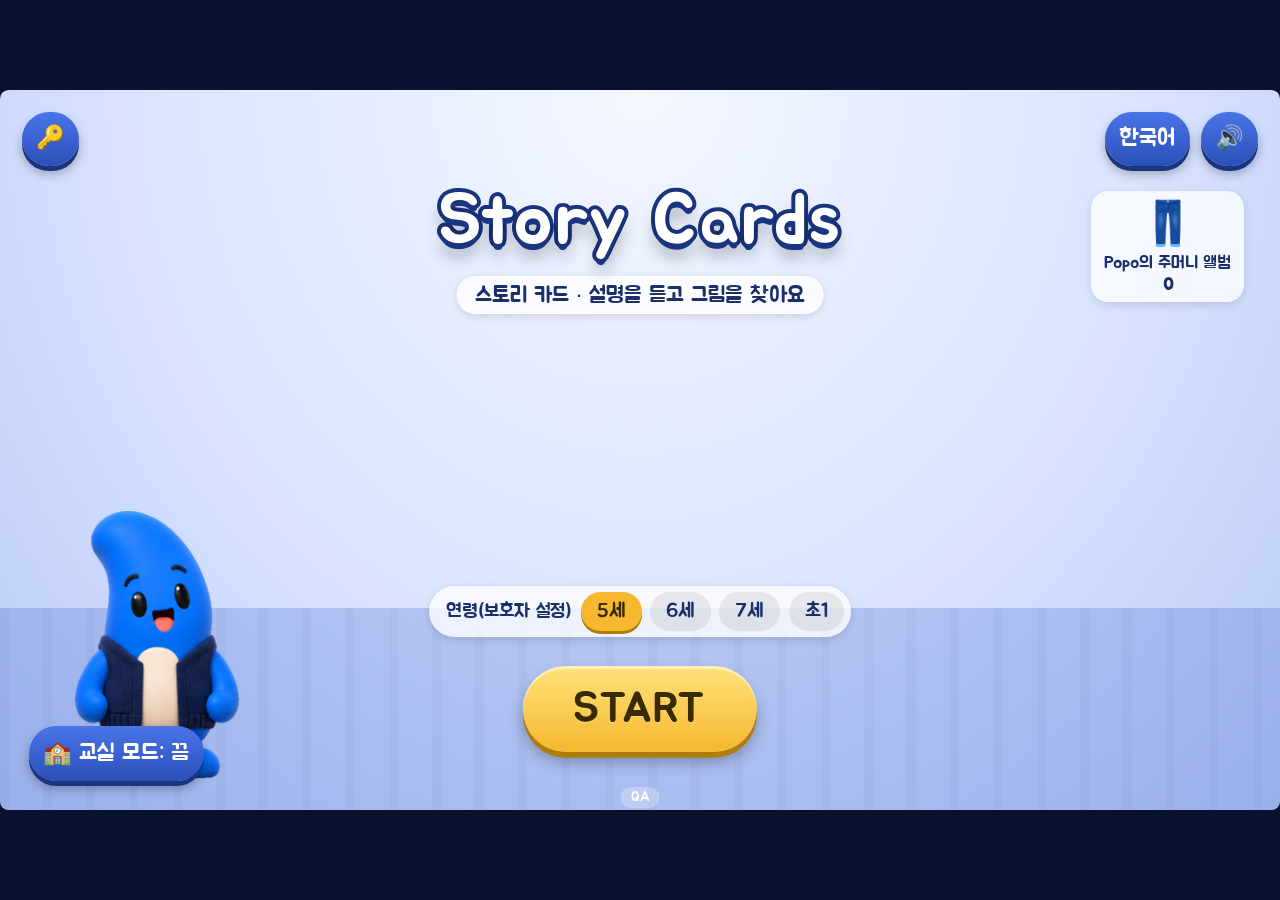
<file: Story-Cards/index.html>
<!doctype html>
<html lang="ko">
<head>
<meta charset="utf-8">
<meta name="viewport" content="width=device-width, initial-scale=1, maximum-scale=1, user-scalable=no">
<title>Story Cards</title>
<link rel="preconnect" href="https://fonts.googleapis.com">
<link rel="preconnect" href="https://fonts.gstatic.com" crossorigin>
<link rel="stylesheet" href="https://fonts.googleapis.com/css2?family=Jua&display=swap">
<link rel="stylesheet" href="../_shared/kit.css">
<style>
  :root { --s1:#ffe27a; --s2:#f5b82e; --ss:#b07c0a; --st:#3a2a00; --ink:#1b2f6b; --b1:#5b8cff; --b2:#2f5fd8; --bs:#1d3f9e; --a1:#4a74e8; --a2:#2a4fb8; --as:#1a3580; }
  #stage { background: radial-gradient(ellipse at 50% 0%, #f4f7ff 0%, #d9e4ff 55%, #b8c9f5 100%); }
  .rug { position:absolute; left:0; right:0; bottom:0; height:calc(var(--u)*28); background: repeating-linear-gradient(90deg, #2a4fb8 0 calc(var(--u)*1.2), #3d63cc calc(var(--u)*1.2) calc(var(--u)*6)); opacity:.25; }
  #spread { position:absolute; left:calc(var(--u)*30); right:calc(var(--u)*4); top:calc(var(--u)*14); display:flex; flex-wrap:wrap; justify-content:center; gap:calc(var(--u)*2); z-index:10; }
  .sc { position:relative; width:calc(var(--u)*22); height:calc(var(--u)*24); background:#fff; border-radius:calc(var(--u)*2.4); cursor:pointer;
    box-shadow:0 calc(var(--u)*.6) 0 #c6d2f2, 0 calc(var(--u)*1) calc(var(--u)*2) rgba(0,0,0,.15); display:flex; align-items:center; justify-content:center;
    transform:translateY(calc(var(--u)*-30)) rotate(-8deg); opacity:0; transition: transform .45s cubic-bezier(.3,1.4,.5,1), opacity .3s, box-shadow .2s; }
  .sc.in { transform:none; opacity:1; }
  .sc .itm { display:flex; align-items:center; justify-content:center; }
  .sc .emo { line-height:1; }
  .sc .feel { position:absolute; right:calc(var(--u)*1); top:calc(var(--u)*1); font-size:calc(var(--u)*4.2); }
  .sc.ok { box-shadow:0 0 0 calc(var(--u)*.9) #2fb457, 0 0 calc(var(--u)*3) #7be08a; }
  .sc.dim { opacity:.3; filter:grayscale(.8); pointer-events:none; }
  .sc.mine { box-shadow:0 0 0 calc(var(--u)*.9) #f5b82e, 0 0 calc(var(--u)*3) #ffe27a; }
  .sc.mine::after { content:'⭐ 내 카드'; position:absolute; left:50%; bottom:calc(var(--u)*-3.6); transform:translateX(-50%); font-size:calc(var(--u)*2.4); color:#8a5a00; white-space:nowrap; }
  .sc.guess { animation: kglow 1s infinite; }
  .sc .votes { position:absolute; left:calc(var(--u)*1); top:calc(var(--u)*1); background:#2f5fd8; color:#fff; border-radius:calc(var(--u)*2); padding:0 calc(var(--u)*1.2); font-size:calc(var(--u)*2.6); display:none; }
  .sc .bar { position:absolute; left:0; bottom:0; height:calc(var(--u)*1.4); background:#2f5fd8; border-radius:0 0 calc(var(--u)*2.4) calc(var(--u)*2.4); width:0; transition: width .6s; }
  #words { position:absolute; left:calc(var(--u)*30); right:calc(var(--u)*4); bottom:calc(var(--u)*5); display:none; flex-wrap:wrap; justify-content:center; gap:calc(var(--u)*1.6); z-index:22; }
  .wc { position:relative; background:#fffaf0; border:none; border-radius:calc(var(--u)*2); padding:calc(var(--u)*1.2) calc(var(--u)*2.4) calc(var(--u)*1.2) calc(var(--u)*1.6); font-family:inherit;
    font-size:calc(var(--u)*3.6); color:#1b2f6b; box-shadow:0 calc(var(--u)*.6) 0 #e2c98f; cursor:pointer; display:flex; align-items:center; gap:calc(var(--u)*1); }
  .wc .ic { font-size:calc(var(--u)*3.2); width:calc(var(--u)*4); height:calc(var(--u)*4); display:flex; align-items:center; justify-content:center; }
  .wc .sw { width:calc(var(--u)*3); height:calc(var(--u)*3); border-radius:50%; }
  .wc.used { opacity:.35; pointer-events:none; }
  #frame { position:absolute; left:calc(var(--u)*30); right:calc(var(--u)*4); top:calc(var(--u)*45); text-align:center; font-size:calc(var(--u)*4); color:#1b2f6b; z-index:21; display:none; }
  #frame .slot { display:inline-block; min-width:calc(var(--u)*12); border-bottom:calc(var(--u)*.5) dashed #2f5fd8; margin:0 calc(var(--u)*.8); color:#2f5fd8; }
  .tutor { left:calc(var(--u)*2); bottom:calc(var(--u)*5); height:calc(var(--u)*30); }
  .bubble { top:calc(var(--u)*13); left:calc(var(--u)*2); width:calc(var(--u)*25); }
  #nextBtn { position:absolute; right:calc(var(--u)*3); bottom:calc(var(--u)*4); display:none; z-index:30; }
  #classBtn { position:absolute; left:calc(var(--u)*4); bottom:calc(var(--u)*4); z-index:20; }
  #classBar { position:absolute; left:calc(var(--u)*30); right:calc(var(--u)*4); bottom:calc(var(--u)*5); display:none; justify-content:center; gap:calc(var(--u)*2); z-index:29; }
  #pocket { position:absolute; left:calc(var(--u)*14); bottom:calc(var(--u)*20); font-size:calc(var(--u)*5); z-index:25; opacity:0; transition: transform .5s, opacity .3s; }
  #pocket.on { opacity:1; transform:translate(calc(var(--u)*12), calc(var(--u)*-14)) rotate(10deg); }
</style>
</head>
<body>
<div id="stage">
  <div class="rug"></div>

  <section class="screen on" id="title">
    <div class="topbar"><div class="row"><button class="btn alt" id="keyBtn">🔑</button></div><div class="row"><button class="btn alt" id="langBtn">한국어</button><button class="btn alt sndBtn">🔊</button></div></div>
    <div class="logo">Story Cards<small>스토리 카드 · 설명을 듣고 그림을 찾아요</small></div>
    <img src="assets/popo.png" style="position:absolute;left:calc(var(--u)*10);bottom:calc(var(--u)*4);height:calc(var(--u)*38)" alt="Popo">
    <div class="coll"><div class="k">👖</div>Popo의 주머니 앨범<br><b id="collCount">0</b></div>
    <div class="agebox">연령(보호자 설정) <button class="chip" data-age="5">5세</button><button class="chip" data-age="6">6세</button><button class="chip" data-age="7">7세</button><button class="chip" data-age="8">초1</button></div>
    <button class="btn alt" id="classBtn">🏫 교실 모드: 끔</button>
    <button class="btn start" id="startBtn">START</button>
  </section>

  <section class="screen" id="game">
    <div class="topbar">
      <div class="row"><div class="pill">⭐ <span id="starSum">0</span></div><div class="progress" id="progress"></div></div>
      <div class="row"><div class="pill" id="lvPill">LEVEL 1</div><button class="btn alt" id="reQ">💬</button></div>
      <div class="row"><button class="btn alt sndBtn">🔊</button><button class="btn" id="exitBtn">✕</button></div>
    </div>
    <div id="spread"></div>
    <div id="frame"></div>
    <div id="words" data-hide-on-speak></div>
    <div id="classBar"><button class="btn alt" id="peekBtn">👁 정답 살짝 보기</button><button class="btn gold" id="revealBtn">📊 결과 보기</button></div>
    <div id="pocket">🃏</div>
    <img class="tutor" id="tutor" src="assets/popo.png" alt="Popo">
    <div class="bubble" id="bubble"></div>
    <button class="btn gold big" id="nextBtn">Next ▶</button>
  </section>

  <section class="screen" id="result">
    <div class="card-res"><h2 id="resTitle">Story Time!</h2><div class="res-hero" id="resHero"></div><div class="bigstars" id="resStars"></div><div class="resmeta" id="resMeta"></div><div id="resLv"></div>
      <div class="reswords" id="resWords"></div><div class="resmeta" id="resReward"></div>
      <div class="resbtns"><button class="btn alt" id="homeBtn">🏠 Home</button><button class="btn" id="againBtn">↻ Again</button><button class="btn green" id="nextRoundBtn">Next ▶</button></div></div>
  </section>
</div>
<script src="../_shared/kit.js"></script>
<script>
'use strict';
const {$, sleep, rnd, shuffle} = KIT;
KIT.L = {
  hello:{en:"Hi, I'm Popo! I have cards in my pocket.", ko:'안녕, 나는 포포야! 내 주머니에 카드가 있어.'},
  demo1:{en:'Listen to my card.', ko:'내 카드 설명을 들어 봐.'},
  demo2:{en:'Then find it!', ko:'그다음 찾아 봐!'},
  listen:{en:'Which card is it? Listen!', ko:'어떤 카드일까? 들어 봐!'},
  swap:{en:'Your turn! Tell me about your card.', ko:'네 차례야! 네 카드를 설명해 줘.'},
  pick:{en:'Pick a word for your card.', ko:'네 카드에 맞는 단어를 골라.'},
  build:{en:'Put the word cards here.', ko:'단어 카드를 여기 놓아 봐.'},
  guess:{en:'Hmm… is it this one?', ko:'음… 이거야?'},
  more:{en:'Tell me more!', ko:'조금 더 알려 줘!'},
  showMe:{en:'Show me! Oh, I see.', ko:'보여 줘! 아, 그렇구나.'},
  again:{en:'Listen again!', ko:'다시 들어 봐!'},
  hintDim:{en:'Not this one.', ko:'이건 아니야.'},
  readMine:{en:'Read your words to me!', ko:'네가 만든 말을 읽어 줘!'},
  idle:{en:'Want to hear it again?', ko:'다시 들어 볼래?'},
  great:{en:['You found it!','Great listening!',"That's my card!",'Good telling!'], ko:['찾았다!','잘 들었어!','내 카드야!','설명 최고야!']},
  vote:{en:'Vote for the card!', ko:'카드에 투표해!'},
  together:{en:'Say it together!', ko:'다 같이 말해 봐!'},
  clear:{en:'My pocket is full of stories. Thank you!', ko:'내 주머니가 이야기로 가득해. 고마워!'},
  levelUp:{en:'Level up! More cards this time!', ko:'레벨 업! 이번엔 카드가 더 많아!'},
};
const ageName=a=>a===8?'초1':a+'세';
KIT.face=f=>{ if(f==='joy') KIT.anim($('tutor'),'bounce'); if(f==='oops') KIT.anim($('tutor'),'oops'); };

/* ---------- card tags (TRD 5-2: colour · size · feeling · thing) — prototype stand-in ---------- */
const OBJ=['mug','mitt','mask','mushroom','mail'], COLS=['red','blue','yellow','green'];
const ANI={dog:'🐶',cat:'🐱',fox:'🦊',mouse:'🐭',monkey:'🐵',pig:'🐷'}, FEEL={happy:'😊',sad:'😢'};
const KO={big:'큰',small:'작은',red:'빨간',blue:'파란',yellow:'노란',green:'초록',happy:'웃는',sad:'슬픈',
  mug:'컵',mitt:'장갑',mask:'가면',mushroom:'버섯',mail:'편지',dog:'강아지',cat:'고양이',fox:'여우',mouse:'생쥐',monkey:'원숭이',pig:'돼지'};
function mkCard(noun, size, mod){ const ani=!!ANI[noun]; const c={noun, size, ani}; if(ani) c.feel=mod; else c.color=mod;
  c.adj=[size, mod]; c.tags=[size, mod, noun]; c.key=c.tags.join('-'); return c; }
function randCard(){ if(Math.random()<.5) return mkCard(rnd(OBJ), rnd(['big','small']), rnd(COLS)); return mkCard(rnd(Object.keys(ANI)), rnd(['big','small']), rnd(Object.keys(FEEL))); }
function nearOf(c){ const ch=rnd(['size','mod']); if(ch==='size') return mkCard(c.noun, c.size==='big'?'small':'big', c.adj[1]);
  return mkCard(c.noun, c.size, c.ani? (c.feel==='happy'?'sad':'happy') : rnd(COLS.filter(x=>x!==c.color))); }
const has=(c,tags)=>tags.every(t=>c.tags.includes(t));
/* smallest tag set (noun first) that only `c` has among `all` */
function minSet(c, all, withNoun=true){ const others=all.filter(o=>o!==c); const adj=c.adj;
  const cands = withNoun ? [[c.noun],[adj[1],c.noun],[adj[0],c.noun],[adj[0],adj[1],c.noun]] : [[adj[0]],[adj[1]],[c.noun],[adj[1],c.noun],[adj[0],c.noun],[adj[0],adj[1]],[adj[0],adj[1],c.noun]];
  return cands.find(s=>!others.some(o=>has(o,s))) || c.tags; }
const ORDER=t=>t==='big'||t==='small'?0:(COLS.includes(t)||FEEL[t])?1:2;
const sortT=ts=>[...ts].sort((a,b)=>ORDER(a)-ORDER(b));
function phraseOf(tags, age){ const w=sortT(tags).join(' '); return age===5? w : age===8? `It is a ${w}.` : `a ${w}`; }
const koOf=tags=>sortT(tags).map(t=>KO[t]||t).join(' ')+(KO[tags.find(t=>ORDER(t)===2)]?'래!':'');

const CN5=[2,3,3,3,4,4], CN=[3,4,4,5,5,6], NEAR=[0,0,1,1,2,3], NEED=[1,1,1,2,2,2], WOPT=[3,3,4,4,5,5], REP=[2,2,1,1,1,1];
const ROUNDS={5:5,6:6,7:6,8:8};
function makeRound(age, lv, idx, used){
  const n=(age===5?CN5:CN)[lv-1]; let ans; let guard=0; do{ ans=randCard(); }while(used.has(ans.noun) && guard++<20); used.add(ans.noun);
  const cards=[ans]; const keys=new Set([ans.key]);
  for(let i=0;i<NEAR[lv-1] && cards.length<n;i++){ const c=nearOf(rnd(cards.filter(x=>x.noun===ans.noun))); if(!keys.has(c.key)){ keys.add(c.key); cards.push(c); } }
  let g=0; while(cards.length<n && g++<200){ const c=randCard(); if(keys.has(c.key)||c.noun===ans.noun) continue; if(NEAR[lv-1]===0 && cards.some(x=>x.noun===c.noun)) continue; keys.add(c.key); cards.push(c); }
  const swap = age>=6 && idx%2===1;
  const r={age, lv, ans, cards:shuffle(cards), swap};
  // tutor hint: noun + distinguishing adjectives, padded to NEED (5세 keeps 1~2 words unless needed)
  let set=minSet(ans, cards); const needAdj = age===5? 1 : NEED[lv-1];
  for(const a of ans.adj){ if(set.length-1>=needAdj) break; if(!set.includes(a)) set=[a,...set]; }
  r.hintTags=sortT(set); r.hint=phraseOf(r.hintTags, age===8?8:age===5?5:6); r.hintKo=koOf(r.hintTags);
  r.desc=phraseOf(r.hintTags, age); r.phrase = age===5? ans.noun : r.desc; r.keys = age===5? [ans.noun] : r.hintTags;
  if(swap){ r.good=minSet(ans, cards, false);
    const other=shuffle([...new Set(cards.filter(c=>c!==ans).flatMap(c=>c.tags))].filter(t=>!ans.tags.includes(t)));
    const mine=shuffle(ans.tags.filter(t=>!r.good.includes(t)));
    // 7세·초1 build "adjective + noun": always offer the card's noun and at least one of its adjectives
    let base=[...r.good]; if(age>=7){ if(!base.includes(ans.noun)) base.push(ans.noun); if(!base.some(t=>ans.adj.includes(t))) base.push(rnd(ans.adj)); }
    const want=Math.max(WOPT[lv-1], base.length+2); let opts=[...base];
    const otherAdj=other.filter(t=>ORDER(t)<2), otherNoun=other.filter(t=>ORDER(t)===2);
    for(const t of shuffle([...otherAdj.slice(0,2), ...otherNoun.slice(0,2), ...other])){ if(opts.length>=want) break; if(!opts.includes(t)) opts.push(t); }
    for(const t of mine){ if(opts.length>=want) break; if(!opts.includes(t)) opts.push(t); }
    r.opts=shuffle(opts); r.pickN = age===6? 1 : 2; }
  return r;
}

/* ---------- rendering ---------- */
function cardHTML(c){ if(c.ani){ const fs=c.size==='big'?14:7.5; return `<div class="emo" style="font-size:calc(var(--u)*${fs})">${ANI[c.noun]}</div><div class="feel">${FEEL[c.feel]}</div>`; }
  const s=c.size==='big'?17:9; return `<div class="itm" style="width:calc(var(--u)*${s});height:calc(var(--u)*${s})">${KIT.SVG[c.noun](KIT.COLORS[c.color])}</div>`; }
async function layCards(r){ const box=$('spread'); box.innerHTML=''; const els=r.cards.map(c=>{ const d=document.createElement('div'); d.className='sc'; d.innerHTML=cardHTML(c)+'<div class="votes">0</div><div class="bar"></div>'; d.dataset.k=c.key;
    if(c===r.ans) d.dataset.ans='1'; d.onclick=()=>onPick(d,c); box.appendChild(d); c.el=d; return d; });
  for(const d of els){ await sleep(90); d.classList.add('in'); } KIT.sfx.whoosh(); }
function wordIcon(t){ if(KIT.COLORS[t]) return `<span class="ic"><span class="sw" style="background:${KIT.COLORS[t]}"></span></span>`; if(FEEL[t]) return `<span class="ic">${FEEL[t]}</span>`;
  if(t==='big') return '<span class="ic">⬛</span>'; if(t==='small') return '<span class="ic" style="font-size:calc(var(--u)*1.8)">⬛</span>';
  if(ANI[t]) return `<span class="ic">${ANI[t]}</span>`; return `<span class="ic"><span class="itm" style="width:100%;height:100%">${KIT.SVG[t]('#8a98c8')}</span></span>`; }

/* ---------- flow ---------- */
let G=null, CLASS=false;
function touched(){ if(!G) return; KIT.clearIdle(); KIT.armIdle(idle); }
async function idle(){ if(!G||!G.accepting) return; await KIT.tutor('idle'); if(G.r.swap){ const w=[...document.querySelectorAll('.wc[data-good="1"]:not(.used)')][0]; if(w) KIT.showHand(w); } else KIT.showHand($('reQ')); }
async function startRound(){
  const age=KIT.SAVE.age, lv=KIT.levelFor(age); G={age, lv, total:ROUNDS[age], idx:0, stars:[], words:[], used:new Set(), cls:CLASS, classStars:0}; const me=G;
  $('lvPill').textContent=`LEVEL ${lv} · ${ageName(age)}${CLASS?' · 교실':''}`; KIT.show('game'); KIT.renderProgress(G);
  if(!CLASS && KIT.demoNeeded()) await runDemo(); if(G!==me) return; nextRound();
}
async function sayHint(times=1){ const r=G.r; for(let i=0;i<times;i++){ await KIT.sayLine(r.hint, r.hintKo); if(i<times-1) await sleep(300); } }
async function nextRound(){
  if(G.idx>=G.total) return finish();
  const me=G; $('nextBtn').style.display='none'; $('words').style.display='none'; $('frame').style.display='none'; $('classBar').style.display='none';
  const r=G.r=makeRound(G.age, G.lv, G.cls?0:G.idx, G.used); G.wrong=0; G.extra=0; G.picked=[]; G.accepting=false; G.votes={};
  KIT.renderProgress(G); KIT.face('neutral');
  const pk=$('pocket'); pk.classList.remove('on'); void pk.offsetWidth; pk.classList.add('on'); KIT.sfx.pop(); setTimeout(()=>pk.classList.remove('on'),900);
  await layCards(r); if(G!==me) return;
  if(r.swap) return swapRound();
  if(G.cls){ document.querySelectorAll('.sc .votes').forEach(v=>v.style.display='block'); $('classBar').style.display='flex'; await KIT.tutor('vote',{keep:true}); if(G!==me) return; await sayHint(1); if(G!==me) return; G.accepting=true; return; }
  await KIT.tutor('listen',{keep:true}); if(G!==me) return; await sayHint(REP[G.lv-1]); if(G!==me) return;
  G.accepting=true; KIT.armIdle(idle);
}
async function onPick(el, c){
  if(!G||!G.accepting) return; touched();
  if(G.cls){ G.votes[c.key]=(G.votes[c.key]||0)+1; el.querySelector('.votes').textContent=G.votes[c.key]; KIT.sfx.click(); KIT.anim(el,'bounce'); return; }
  if(G.r.swap) return;
  if(c===G.r.ans) return success(el);
  const me=G; G.wrong++; KIT.sfx.bad(); KIT.anim(el,'shake'); KIT.face('oops');
  if(G.wrong===1){ await KIT.tutor('again'); if(G===me) await sayHint(1); }
  else if(G.wrong===2){ const live=G.r.cards.filter(x=>!x.el.classList.contains('dim')); const bad=live.find(x=>x!==G.r.ans && !has(x,G.r.hintTags));
    if(bad && live.length>2){ bad.el.classList.add('dim'); } else el.classList.add('dim'); await KIT.tutor('hintDim'); }
  else { G.accepting=false; KIT.clearIdle(); G.r.ans.el.classList.add('ok'); await KIT.sayLine(`It was this one! ${cap(G.r.desc)}`, `이 카드였어!`); if(G!==me) return; record(1,false); $('nextBtn').style.display='block'; }
}
const cap=s=>s.charAt(0).toUpperCase()+s.slice(1)+(/[.!]$/.test(s)?'':'.');
async function success(el){
  const me=G; G.accepting=false; KIT.clearIdle(); el.classList.add('ok'); KIT.sfx.ok(); KIT.face('joy');
  const g=KIT.line('great'); KIT.bubble(g.t+(g.lang==='ko'?`<span class="en">${g.en}</span>`:'')); await KIT.say(g.t,g.lang); if(G!==me) return;
  const star=1+(G.wrong===0?1:0);
  const spoke=await KIT.speak({phrase:G.r.phrase, keys:G.r.keys, targetHtml:G.r.phrase, isAlive:()=>G===me}); if(G!==me) return;
  record(star+(spoke?1:0), spoke); $('nextBtn').style.display='block';
}

/* ---------- role swap (TRD 4-1, 4-3): child picks word cards, Popo guesses by tag overlap ---------- */
async function swapRound(){
  const me=G, r=G.r; r.ans.el.classList.add('mine');
  await KIT.tutor('swap',{keep:true}); if(G!==me) return; await KIT.tutor(G.age===6?'pick':'build',{keep:true}); if(G!==me) return;
  showFrame(); const box=$('words'); box.innerHTML=''; box.style.display='flex';
  r.opts.forEach(t=>{ const b=document.createElement('button'); b.className='wc'; b.innerHTML=wordIcon(t)+`<span>${t}</span>`; if(r.good.includes(t)) b.dataset.good="1"; if(r.ans.tags.includes(t)) b.dataset.mine="1";
    b.onclick=()=>pickWord(b,t); box.appendChild(b); });
  G.accepting=true; KIT.armIdle(idle);
}
function showFrame(){ const f=$('frame'); if(G.age<7){ f.style.display='none'; return; } const s=G.picked.map(t=>`<span class="slot">${t}</span>`);
  while(s.length<G.r.pickN+G.extra) s.push('<span class="slot">&nbsp;</span>'); f.innerHTML=(G.age===8?'It is a ':'a ')+s.join(' ')+(G.age===8?'.':''); f.style.display='block'; }
async function pickWord(b,t){
  if(!G||!G.accepting||!G.r.swap) return; touched(); const me=G; b.classList.add('used'); KIT.sfx.click(); G.picked.push(t); KIT.say(t); showFrame();
  if(G.picked.length < G.r.pickN + G.extra) return;
  G.accepting=false; KIT.clearIdle(); await sleep(500); if(G!==me) return;
  await KIT.tutor('guess',{keep:true}); if(G!==me) return;
  const score=c=>G.picked.filter(p=>c.tags.includes(p)).length; const best=Math.max(...G.r.cards.map(score)); const top=G.r.cards.filter(c=>score(c)===best);
  if(top.length===1){ const c=top[0]; c.el.classList.add('guess'); await sleep(700); c.el.classList.remove('guess'); if(G!==me) return;
    if(c===G.r.ans) return swapSuccess();
    const w=G.picked.find(p=>c.tags.includes(p)) || c.noun; await KIT.sayLine(`Oh, this one is ${w} too!`, `앗, 이것도 ${KO[w]||w}!`); if(G!==me) return; }
  else { top.forEach(c=>c.el.classList.add('guess')); await sleep(700); top.forEach(c=>c.el.classList.remove('guess')); }
  if(G!==me) return;
  const left=document.querySelectorAll('.wc:not(.used)').length;
  if(G.extra>=2 || left===0){ await KIT.tutor('showMe'); if(G!==me) return; G.r.ans.el.classList.add('ok'); await KIT.sayLine(cap(G.r.desc)); if(G!==me) return; record(1,false); $('nextBtn').style.display='block'; return; }
  G.extra++; await KIT.tutor('more'); if(G!==me) return; showFrame(); G.accepting=true; KIT.armIdle(idle);
}
async function swapSuccess(){
  const me=G; G.r.ans.el.classList.add('ok'); KIT.sfx.ok(); KIT.face('joy'); const g=KIT.line('great'); KIT.bubble(g.t); await KIT.say(g.t,g.lang); if(G!==me) return;
  const star=1+(G.extra===0?1:0); $('words').style.display='none';
  await KIT.tutor('readMine',{keep:true}); if(G!==me) return;
  const spoke=await KIT.speak({phrase:G.r.desc, keys:G.r.hintTags, targetHtml:G.r.desc, isAlive:()=>G===me}); if(G!==me) return;
  record(star+(spoke?1:0), spoke); $('nextBtn').style.display='block';
}

/* ---------- classroom mode (stage A: one big screen, tap to vote, teacher reveals) ---------- */
$('peekBtn').onclick=()=>{ if(!G||!G.cls||!G.r) return; const e=G.r.ans.el; e.classList.add('mine'); setTimeout(()=>e.classList.remove('mine'),1500); };
$('revealBtn').onclick=async()=>{ if(!G||!G.cls||!G.accepting) return; const me=G; G.accepting=false; $('classBar').style.display='none';
  const tot=Object.values(G.votes).reduce((a,b)=>a+b,0)||1; G.r.cards.forEach(c=>{ c.el.querySelector('.bar').style.width=((G.votes[c.key]||0)/tot*100)+'%'; });
  const top=Math.max(0,...Object.values(G.votes)); const win=(G.votes[G.r.ans.key]||0)===top && top>0;
  G.r.ans.el.classList.add('ok'); if(win){ KIT.sfx.clap(); G.classStars++; } await sleep(600); if(G!==me) return;
  await KIT.sayLine(`It was this one! ${cap(G.r.desc)}`, '이 카드였어!'); if(G!==me) return; await KIT.tutor('together',{keep:true}); if(G!==me) return; await KIT.say(G.r.phrase); if(G!==me) return;
  record(win?2:1,false); $('nextBtn').style.display='block'; };

function record(s,spoke){ G.stars[G.idx]=s; const a=G.r.ans; G.words.push({text:`${a.ani?ANI[a.noun]:'🃏'} ${G.r.desc}`, phrase:G.r.age===5?G.r.hint:G.r.desc, stars:s, spoke}); KIT.renderProgress(G); }
$('nextBtn').onclick=()=>{ if(!G) return; G.idx++; nextRound(); };
$('reQ').onclick=()=>{ if(G&&G.r&&!G.r.swap) sayHint(1); };
$('classBtn').onclick=e=>{ e.stopPropagation(); CLASS=!CLASS; $('classBtn').textContent=`🏫 교실 모드: ${CLASS?'켬':'끔'}`; };

async function runDemo(){
  KIT.demoStart(); const me=G; const keep={lv:G.lv}; G.lv=1; G.r=makeRound(5,1,0,new Set()); await layCards(G.r); G.accepting=false;
  const steps=[ async()=>KIT.tutor('demo1',{keep:true}), async()=>sayHint(1), async()=>KIT.tutor('demo2',{keep:true}),
    async()=>{ KIT.showHand(G.r.ans.el,true); await sleep(1000); G.r.ans.el.classList.add('ok'); KIT.sfx.ok(); KIT.face('joy'); await KIT.say(G.r.ans.noun); },
    async()=>{ KIT.hideHand(); await KIT.tutor('demoEnd',{keep:true}); } ];
  for(const s of steps){ if(KIT.skipDemo||G!==me) break; await s(); }
  KIT.demoEnd(); if(G===me){ G.lv=keep.lv; G.used=new Set(); }
}
async function finish(){
  KIT.clearIdle(); const hero='<img src="assets/popo.png">';
  if(G.cls){ const q=$('qaLevel'), keep=q.value; q.value=String(G.lv);
    await KIT.result(G,{title:'Class Story Time!', heroHtml:hero+`<div class="resmeta">반 별 ⭐ ${G.classStars} / ${G.total}</div>`, icon:'👖', unit:'주머니 카드', collName:'Popo의 주머니 앨범', per:10}); q.value=keep; return; }
  await KIT.result(G,{title:'Story Time!', heroHtml:hero, icon:'👖', unit:'주머니 카드', collName:'Popo의 주머니 앨범', per:10});
}
KIT.init({prefix:'sc', onStart:startRound, onExit:()=>{ G=null; }});
if(KIT.params.get('class')==='1'){ CLASS=true; $('classBtn').textContent='🏫 교실 모드: 켬'; }
window.__sc=()=>G;
</script>
</body>
</html>
</file>
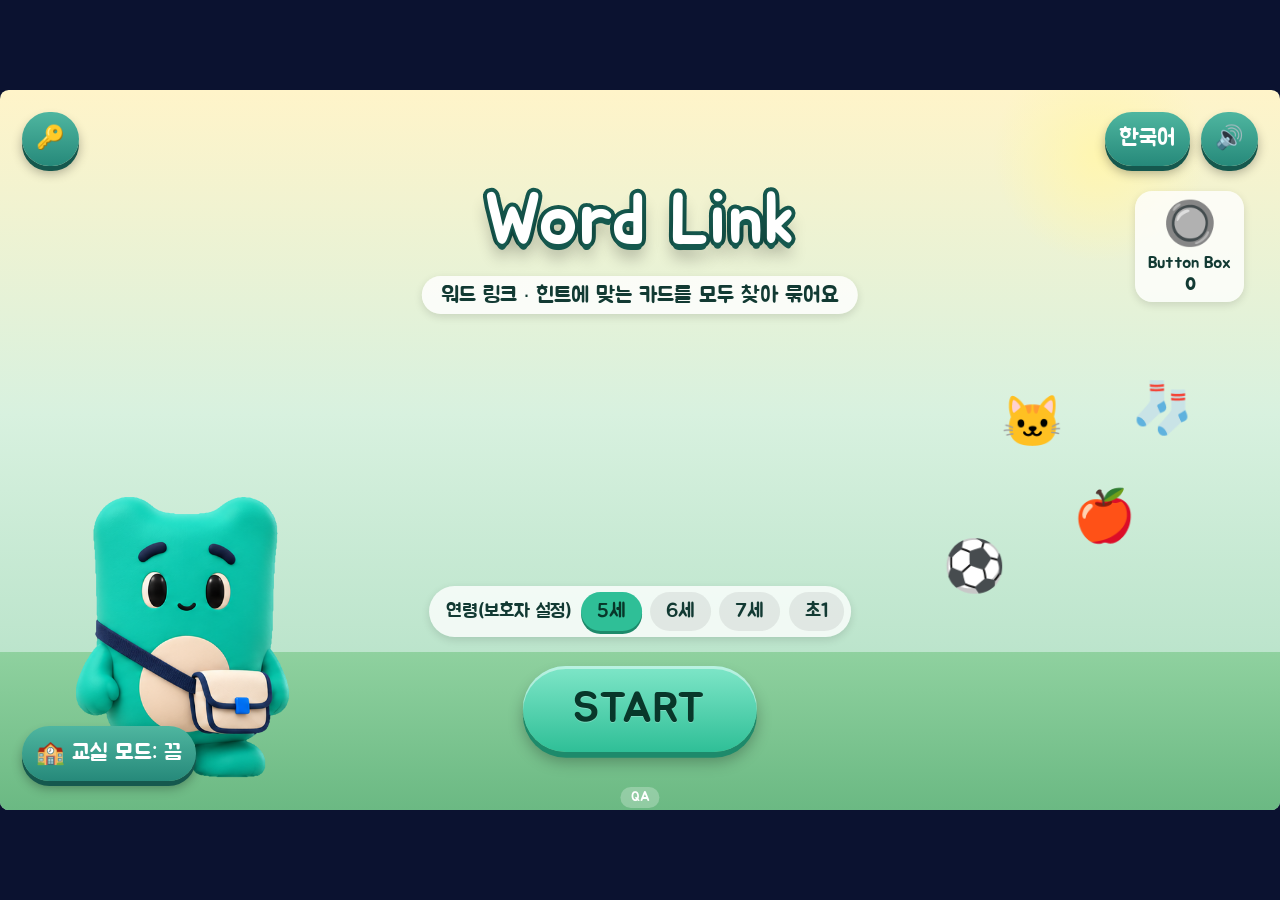
<file: Word-Link/index.html>
<!doctype html>
<html lang="ko">
<head>
<meta charset="utf-8">
<meta name="viewport" content="width=device-width, initial-scale=1, maximum-scale=1, user-scalable=no">
<title>Word Link</title>
<link rel="preconnect" href="https://fonts.googleapis.com">
<link rel="preconnect" href="https://fonts.gstatic.com" crossorigin>
<link rel="stylesheet" href="https://fonts.googleapis.com/css2?family=Jua&display=swap">
<link rel="stylesheet" href="../_shared/kit.css">
<style>
  :root { --s1:#7fe6c8; --s2:#2fbf97; --ss:#1d8a6b; --st:#08372a; --ink:#123a33; --b1:#ff8f7a; --b2:#e9574a; --bs:#a8332a; --a1:#4fb6a0; --a2:#26897a; --as:#15584e; --bg:#bfe9d6; }
  #stage { background: linear-gradient(#fff4c9 0%, #d8f1df 45%, #a9dcbf 100%); }
  .yard { position:absolute; left:0; right:0; bottom:0; height:calc(var(--u)*22); background:linear-gradient(#8fd19f,#6bb983); }
  .sunbeam { position:absolute; right:calc(var(--u)*10); top:calc(var(--u)*-6); width:calc(var(--u)*30); height:calc(var(--u)*30); border-radius:50%; background:radial-gradient(#fff6b0,#ffe27a00 70%); }
  .flyc { position:absolute; font-size:calc(var(--u)*7); animation: drift 4s ease-in-out infinite; z-index:5; }
  @keyframes drift { 50% { transform:translateY(calc(var(--u)*-2)) rotate(6deg); } }
  .modeBtn { position:absolute; left:calc(var(--u)*3); bottom:calc(var(--u)*4); z-index:21; }
  .modeBtn.on { background:linear-gradient(#ffd96a,#f5a623); color:#5a3300; box-shadow:0 calc(var(--u)*.7) 0 #c07a0c; }

  .tutor { left:calc(var(--u)*1); bottom:calc(var(--u)*2); height:calc(var(--u)*30); }
  .bubble { top:calc(var(--u)*13); }
  #hintBox { position:absolute; left:calc(var(--u)*34); width:calc(var(--u)*108); top:calc(var(--u)*11.5); height:calc(var(--u)*9); display:flex; align-items:center; justify-content:center; gap:calc(var(--u)*2);
    background:rgba(255,255,255,.92); border-radius:calc(var(--u)*4.5); font-size:calc(var(--u)*4); z-index:20; box-shadow:0 calc(var(--u)*.6) 0 rgba(0,0,0,.08); }
  #hintBox .hi { font-size:calc(var(--u)*5.6); } #hintBox .dots { color:#e9574a; letter-spacing:calc(var(--u)*.4); font-size:calc(var(--u)*3.6); }
  #hintBox .dots i { font-style:normal; color:#c9d3d0; } #hintBox .dots i.got { color:#e9574a; }
  #hintBox.blue .dots i.got { color:#2d6fe0; }
  #grid { position:absolute; left:calc(var(--u)*34); width:calc(var(--u)*108); top:calc(var(--u)*22); height:calc(var(--u)*75); display:grid; justify-content:center; align-content:center; gap:calc(var(--u)*1.6); z-index:15; }
  .wc { position:relative; background:#fff; border-radius:calc(var(--u)*2.2); display:flex; flex-direction:column; align-items:center; justify-content:center; cursor:pointer;
    box-shadow:0 calc(var(--u)*.7) 0 #b9d8cc, 0 calc(var(--u)*1) calc(var(--u)*1.6) rgba(0,0,0,.18); transition: transform .3s, opacity .3s, filter .3s; animation: pop .35s backwards; }
  @keyframes pop { from { transform:scale(.3); opacity:0; } }
  .wc .emo { font-size:calc(var(--cs)*.52); } .wc .w { font-size:calc(var(--cs)*.16); margin-top:calc(var(--u)*.3); white-space:nowrap; }
  .wc.txt .w { font-size:calc(var(--cs)*.2); margin:0; }
  .wc.found { opacity:0; pointer-events:none; }
  .wc.dim { opacity:.35; filter:grayscale(.8); }
  .wc.aside { transform:translate(calc(var(--u)*2), calc(var(--u)*2)) rotate(8deg) scale(.85); opacity:.25; pointer-events:none; }
  .wc.glow { animation: kglow 1s infinite; }
  .wc .btn2 { position:absolute; right:calc(var(--u)*.6); top:calc(var(--u)*.6); width:calc(var(--u)*3.6); height:calc(var(--u)*3.6); border-radius:50%; }
  .wc.pick { outline:calc(var(--u)*.8) solid #ffd24d; }
  .fly { position:absolute; z-index:40; pointer-events:none; transition: left .7s cubic-bezier(.5,-.3,.6,1), top .7s cubic-bezier(.5,-.3,.6,1), transform .7s, opacity .7s; }
  #bag { position:absolute; right:calc(var(--u)*2); top:calc(var(--u)*22); width:calc(var(--u)*30); bottom:calc(var(--u)*4); z-index:14; display:flex; flex-direction:column; gap:calc(var(--u)*1); align-items:center; }
  #bag h4 { margin:0; color:#15584e; font-size:calc(var(--u)*2.6); }
  .grp { background:rgba(255,255,255,.85); border-radius:calc(var(--u)*2); padding:calc(var(--u)*.6) calc(var(--u)*1.2); font-size:calc(var(--u)*2.4); width:100%; display:flex; gap:calc(var(--u)*.6); align-items:center; }
  .grp .b { width:calc(var(--u)*2.6); height:calc(var(--u)*2.6); border-radius:50%; background:#e9574a; flex:none; box-shadow:inset 0 0 0 calc(var(--u)*.5) rgba(255,255,255,.5); }
  .grp .b.blue { background:#2d6fe0; } .grp .b.none { background:#f5c842; }
  .grp .es { font-size:calc(var(--u)*2.8); }
  #teamPill { display:none; } #teamPill.red { display:flex; background:#ffd9d3; } #teamPill.blue { display:flex; background:#d6e4ff; }
  /* check overlay */
  #check, #swap { position:absolute; left:calc(var(--u)*34); width:calc(var(--u)*108); top:calc(var(--u)*22); height:calc(var(--u)*75); background:rgba(18,58,51,.55); border-radius:calc(var(--u)*3); z-index:30; display:none; flex-direction:column; align-items:center; justify-content:center; gap:calc(var(--u)*2.4); }
  #check.on, #swap.on { display:flex; }
  #check .q { background:#fff; border-radius:calc(var(--u)*3); padding:calc(var(--u)*1) calc(var(--u)*3); font-size:calc(var(--u)*4); display:flex; align-items:center; gap:calc(var(--u)*1.5); }
  #check .opts { display:flex; gap:calc(var(--u)*5); }
  .ck { width:calc(var(--u)*26); height:calc(var(--u)*26); background:#fff; border-radius:calc(var(--u)*3); font-size:calc(var(--u)*15); display:flex; align-items:center; justify-content:center; cursor:pointer; box-shadow:0 calc(var(--u)*.8) 0 #b9d8cc; }
  .ck.glow { animation: kglow 1s infinite; }
  #swap .hl { display:flex; flex-wrap:wrap; gap:calc(var(--u)*1.4); justify-content:center; max-width:calc(var(--u)*100); }
  .hc { background:#fff; border-radius:calc(var(--u)*2.4); padding:calc(var(--u)*1) calc(var(--u)*2); font-size:calc(var(--u)*3); cursor:pointer; display:flex; align-items:center; gap:calc(var(--u)*1); box-shadow:0 calc(var(--u)*.6) 0 #b9d8cc; }
  .hc .hi { font-size:calc(var(--u)*4.4); } .hc.sel { outline:calc(var(--u)*.7) solid #ffd24d; }
  #swap .cnt { display:flex; align-items:center; gap:calc(var(--u)*2); color:#fff; font-size:calc(var(--u)*4); }
  #swap .cnt b { background:#fff; color:#123a33; border-radius:calc(var(--u)*2); padding:0 calc(var(--u)*2.4); }
  #nextBtn { position:absolute; right:calc(var(--u)*3); bottom:calc(var(--u)*4); display:none; z-index:30; }
  .scoreTeams { font-size:calc(var(--u)*3); margin-top:calc(var(--u)*.6); }
</style>
</head>
<body>
<div id="stage">
  <div class="sunbeam"></div><div class="yard"></div>

  <section class="screen on" id="title">
    <div class="topbar"><div class="row"><button class="btn alt" id="keyBtn">🔑</button></div><div class="row"><button class="btn alt" id="langBtn">한국어</button><button class="btn alt sndBtn">🔊</button></div></div>
    <div class="logo">Word Link<small>워드 링크 · 힌트에 맞는 카드를 모두 찾아 묶어요</small></div>
    <img src="assets/dudu.png" style="position:absolute;left:calc(var(--u)*10);bottom:calc(var(--u)*4);height:calc(var(--u)*40)" alt="Dudu">
    <div class="flyc" style="right:calc(var(--u)*30);top:calc(var(--u)*42)">🐱</div><div class="flyc" style="right:calc(var(--u)*20);top:calc(var(--u)*55);animation-delay:1s">🍎</div>
    <div class="flyc" style="right:calc(var(--u)*38);top:calc(var(--u)*62);animation-delay:2s">⚽</div><div class="flyc" style="right:calc(var(--u)*12);top:calc(var(--u)*40);animation-delay:.5s">🧦</div>
    <div class="coll"><div class="k">🔘</div>Button Box<br><b id="collCount">0</b></div>
    <div class="agebox">연령(보호자 설정) <button class="chip" data-age="5">5세</button><button class="chip" data-age="6">6세</button><button class="chip" data-age="7">7세</button><button class="chip" data-age="8">초1</button></div>
    <button class="btn alt modeBtn" id="modeBtn">🏫 교실 모드: 끔</button>
    <button class="btn start" id="startBtn">START</button>
  </section>

  <section class="screen" id="game">
    <div class="topbar">
      <div class="row"><div class="pill">⭐ <span id="starSum">0</span></div><div class="progress" id="progress"></div></div>
      <div class="row"><div class="pill" id="teamPill"></div><div class="pill" id="lvPill">LEVEL 1</div><button class="btn alt" id="reQ">💬</button></div>
      <div class="row"><button class="btn alt sndBtn">🔊</button><button class="btn" id="exitBtn">✕</button></div>
    </div>
    <div id="hintBox"></div>
    <div id="grid"></div>
    <div id="bag"><h4>👜 Dudu's bag</h4><div id="groups" style="width:100%;display:flex;flex-direction:column;gap:calc(var(--u)*1)"></div></div>
    <div id="check"><div class="q" id="checkQ"></div><div class="opts" id="checkOpts"></div></div>
    <div id="swap"><div class="q" style="background:#fff;border-radius:calc(var(--u)*3);padding:calc(var(--u)*1) calc(var(--u)*3);font-size:calc(var(--u)*3.4)">👉 Pick a word card for Dudu!</div><div class="hl" id="swapList"></div>
      <div class="cnt"><button class="btn alt" id="cMinus">−</button><b id="cNum">1</b><button class="btn alt" id="cPlus">+</button><button class="btn green" id="cOk">OK ✔</button></div></div>
    <img class="tutor" id="tutor" src="assets/dudu.png" alt="Dudu">
    <div class="bubble" id="bubble"></div>
    <button class="btn gold big" id="nextBtn">Next ▶</button>
  </section>

  <section class="screen" id="result">
    <div class="card-res"><h2 id="resTitle">All sorted!</h2><div class="res-hero" id="resHero"></div><div class="bigstars" id="resStars"></div><div class="resmeta" id="resMeta"></div><div id="resLv"></div>
      <div class="resmeta scoreTeams" id="resTeams"></div>
      <div class="reswords" id="resWords"></div><div class="resmeta" id="resReward"></div>
      <div class="resbtns"><button class="btn alt" id="homeBtn">🏠 Home</button><button class="btn" id="againBtn">↻ Again</button><button class="btn green" id="nextRoundBtn">Next ▶</button></div></div>
  </section>
</div>
<script src="../_shared/kit.js"></script>
<script>
'use strict';
const {$, sleep, rnd, shuffle} = KIT;
KIT.L = {
  hello:{en:"Hi, I'm Dudu! Let's sort things out!", ko:'안녕, 나는 두두야! 같이 정리해 보자!'},
  demo1:{en:'Listen to my word.', ko:'내 말을 잘 들어 봐.'},
  demo2:{en:'Find all the cards that go together!', ko:'같은 무리 카드를 모두 찾아 봐!'},
  check:{en:'Which one is it?', ko:'어느 거지?'},
  noCard:{en:"Oops, that one doesn't go anywhere!", ko:'앗, 그 카드는 어디에도 안 들어가!'},
  hintGlow:{en:'Look at the shiny one!', ko:'반짝이는 걸 봐!'},
  yourTurn:{en:'Your turn! Pick a word card for me.', ko:'네 차례야! 나한테 힌트 카드를 골라 줘.'},
  ask:{en:'Say one of them!', ko:'하나 말해 봐!'},
  idle:{en:'Which cards go together?', ko:'어떤 카드가 같은 무리일까?'},
  great:{en:['Into my bag!','Great sorting!','You found them all!','Super!'], ko:['가방에 쏙!','정리 최고!','다 찾았어!','멋져!']},
  clear:{en:'All sorted! Thank you!', ko:'다 정리했어! 고마워!'},
  levelUp:{en:'Level up! More cards this time!', ko:'레벨 업! 이번엔 카드가 더 많아!'},
  teamRed:{en:'Red button team!', ko:'빨간 단추 팀!'}, teamBlue:{en:'Blue button team!', ko:'파란 단추 팀!'},
};
KIT.face=f=>{ if(f==='joy') KIT.anim($('tutor'),'bounce'); if(f==='oops') KIT.anim($('tutor'),'oops'); };
const ageLabel=a=>a===8?'초1':a+'세';

/* ---------- content (prototype stand-in for lesson pack + tag data, TRD 5) ---------- */
const WORDS=[
  {w:'cat',e:'🐱',t:['animal']},{w:'dog',e:'🐶',t:['animal']},{w:'mouse',e:'🐭',t:['animal']},{w:'monkey',e:'🐵',t:['animal','zoo']},
  {w:'lion',e:'🦁',t:['animal','zoo']},{w:'elephant',e:'🐘',t:['animal','zoo','big']},{w:'giraffe',e:'🦒',t:['animal','zoo','big']},
  {w:'cow',e:'🐄',t:['animal','farm','big']},{w:'pig',e:'🐷',t:['animal','farm']},{w:'duck',e:'🦆',t:['animal','farm']},{w:'chick',e:'🐤',t:['animal','farm','yellow']},
  {w:'fish',e:'🐟',t:['animal','sea']},{w:'whale',e:'🐳',t:['animal','sea','big']},{w:'crab',e:'🦀',t:['animal','sea','beach','red']},
  {w:'apple',e:'🍎',t:['food','red']},{w:'strawberry',e:'🍓',t:['food','red']},{w:'banana',e:'🍌',t:['food','yellow']},{w:'lemon',e:'🍋',t:['food','yellow']},
  {w:'grapes',e:'🍇',t:['food'],pl:1},{w:'milk',e:'🥛',t:['food','kitchen']},{w:'cake',e:'🍰',t:['food','party']},{w:'carrot',e:'🥕',t:['food']},
  {w:'ice cream',e:'🍦',t:['food','beach']},{w:'mushroom',e:'🍄',t:['food']},
  {w:'ball',e:'⚽',t:['toy']},{w:'kite',e:'🪁',t:['toy']},{w:'doll',e:'🪆',t:['toy']},{w:'robot',e:'🤖',t:['toy']},{w:'teddy bear',e:'🧸',t:['toy']},{w:'drum',e:'🥁',t:['toy','party']},
  {w:'hat',e:'👒',t:['wear']},{w:'sock',e:'🧦',t:['wear']},{w:'shoe',e:'👟',t:['wear']},{w:'mitt',e:'🧤',t:['wear']},{w:'dress',e:'👗',t:['wear']},
  {w:'mask',e:'🎭',t:['wear','party']},{w:'boots',e:'👢',t:['wear','rain'],pl:1},
  {w:'car',e:'🚗',t:['go','red']},{w:'bus',e:'🚌',t:['go','big']},{w:'bike',e:'🚲',t:['go']},{w:'boat',e:'⛵',t:['go','sea','beach']},{w:'train',e:'🚂',t:['go']},
  {w:'heart',e:'❤️',t:['red']},{w:'balloon',e:'🎈',t:['red','party']},{w:'sun',e:'🌞',t:['yellow','beach','sky']},{w:'star',e:'⭐',t:['yellow','sky']},{w:'moon',e:'🌙',t:['yellow','sky']},
  {w:'umbrella',e:'☂️',t:['rain']},{w:'cloud',e:'☁️',t:['rain','sky']},{w:'shell',e:'🐚',t:['beach','sea']},{w:'mug',e:'☕',t:['kitchen']},{w:'spoon',e:'🥄',t:['kitchen']},
  {w:'gift',e:'🎁',t:['party']},{w:'map',e:'🗺️',t:[]},{w:'mail',e:'✉️',t:[]},{w:'mirror',e:'🪞',t:[]},{w:'mop',e:'🧹',t:[]},{w:'key',e:'🔑',t:[]},{w:'clock',e:'⏰',t:[]},
];
const HINTS={
  animal:{en:'Animals',ko:'동물',icon:'🐾',as:'an animal',fam:'cat'}, food:{en:'Food',ko:'음식',icon:'🍽️',as:'food',fam:'cat'},
  toy:{en:'Toys',ko:'장난감',icon:'🧸',as:'a toy',fam:'cat'}, wear:{en:'Things you wear',ko:'입는 것',icon:'👕',as:'something you wear',fam:'cat'},
  go:{en:'Things that go',ko:'타는 것',icon:'🛞',as:'something that goes',fam:'cat'},
  red:{en:'Red things',ko:'빨간 것',icon:'🔴',as:'red',fam:'color'}, yellow:{en:'Yellow things',ko:'노란 것',icon:'🟡',as:'yellow',fam:'color'},
  big:{en:'Big things',ko:'큰 것',icon:'📏',as:'big',fam:'size'},
  zoo:{en:'At the zoo',ko:'동물원',icon:'🎪',as:'at the zoo',fam:'place'}, farm:{en:'On the farm',ko:'농장',icon:'🚜',as:'on the farm',fam:'place'},
  sea:{en:'In the sea',ko:'바다 속',icon:'🌊',as:'in the sea',fam:'place'}, sky:{en:'In the sky',ko:'하늘',icon:'🌌',as:'in the sky',fam:'place'},
  beach:{en:'Beach',ko:'해변',icon:'🏖️',as:'for the beach',fam:'assoc'}, kitchen:{en:'Kitchen',ko:'부엌',icon:'🍳',as:'in the kitchen',fam:'assoc'},
  rain:{en:'Rain',ko:'비 오는 날',icon:'🌧️',as:'for the rain',fam:'assoc'}, party:{en:'Party',ko:'파티',icon:'🎉',as:'for a party',fam:'assoc'},
};
const FAMS={5:['animal','food','toy','wear'], 6:['animal','food','toy','wear','go','red','yellow','big'], 7:['animal','food','toy','wear','go','red','yellow','zoo','farm','sea','sky'], 8:['beach','kitchen','rain','party','zoo','farm','sea','sky','go']};
const NUMW=['zero','one','two','three','four','five'];
const LV={ 1:{size:[3,3,4,4],cnt:[1,2],no:0,icon:'full',swap:0}, 2:{size:[3,3,4,4],cnt:[2,2],no:0,icon:'full',swap:0}, 3:{size:[3,4,4,4],cnt:[2,2],no:1,icon:'full',swap:0},
           4:{size:[3,4,4,5],cnt:[2,3],no:1,icon:'dots',swap:1}, 5:{size:[3,4,4,5],cnt:[3,3],no:1,icon:'dots',swap:2}, 6:{size:[3,4,4,5],cnt:[3,4],no:1,icon:'none',swap:2} };
const NHINT={5:4,6:5,7:6,8:5};
const ageIdx=a=>({5:0,6:1,7:2,8:3})[a];
const has=(wd,h)=>wd.t.includes(h);
const art=w=>/^[aeiou]/.test(w)?'an':'a';

function makeBoard(age, lv){
  const P=LV[lv], n=P.size[ageIdx(age)], S=n*n; const noCard = age>=6 && P.no ? 1 : 0;
  for(let tries=0; tries<400; tries++){
    const hints=[]; const used=new Set(); let room=S-noCard-1;
    for(const h of shuffle(FAMS[age])){
      if(hints.length>=NHINT[age]) break;
      const c=P.cnt[0]+Math.floor(Math.random()*(P.cnt[1]-P.cnt[0]+1));
      if(c>room) continue;
      const pool=WORDS.filter(wd=>has(wd,h) && !used.has(wd.w) && !hints.some(x=>has(wd,x.h)));
      if(pool.length<c) continue;
      const cards=shuffle(pool).slice(0,c);
      // the new hint must not match cards already chosen for earlier hints
      if(hints.some(x=>x.cards.some(wd=>has(wd,h)))) continue;
      cards.forEach(wd=>used.add(wd.w)); hints.push({h, c, cards}); room-=c;
    }
    if(hints.length < Math.min(2, NHINT[age])) continue;
    const others=shuffle(WORDS.filter(wd=>!used.has(wd.w) && !hints.some(x=>has(wd,x.h))));
    const need=S-hints.reduce((a,x)=>a+x.c,0);
    if(others.length<need) continue;
    const extra=others.slice(0,need);
    const cells=shuffle([...hints.flatMap(x=>x.cards.map(wd=>({...wd, hint:x.h}))), ...extra.map((wd,i)=>({...wd, hint:null, no: i<noCard}))]);
    // verify: each hint matches exactly its count on the board (TRD 4-1)
    if(!hints.every(x=>cells.filter(c=>has(c,x.h)).length===x.c)) continue;
    return {n, cells, hints};
  }
  throw new Error('board');
}

/* ---------- flow ---------- */
let G=null, classroom=new URLSearchParams(location.search).get('classroom')==='1';
if(classroom){ setTimeout(()=>{ $('modeBtn').textContent='🏫 교실 모드: 켬'; $('modeBtn').classList.add('on'); }); }
$('modeBtn').onclick=()=>{ classroom=!classroom; $('modeBtn').textContent=`🏫 교실 모드: ${classroom?'켬':'끔'}`; $('modeBtn').classList.toggle('on',classroom); };
function touched(){ if(!G) return; KIT.clearIdle(); KIT.armIdle(idle); }
async function idle(){ if(!G||!G.accepting) return; await KIT.tutor('idle'); const c=G.cells.find(c=>c.hint===curHint()?.h && !c.found); if(c) KIT.showHand(c.el); }
const curHint=()=>G && G.hints[G.hi];

async function startRound(){
  const age=KIT.SAVE.age, lv=KIT.levelFor(age); const b=makeBoard(age,lv); const swaps=(age>=7 && !classroom)? LV[lv].swap : 0;
  G={age, lv, ...b, hi:0, swapsLeft:swaps, total:b.hints.length+swaps, idx:0, stars:[], words:[], classroom, team:'red', score:{red:0,blue:0}, accepting:false};
  const me=G; $('lvPill').textContent=`LEVEL ${lv} · ${ageLabel(age)}`; $('groups').innerHTML=''; $('nextBtn').style.display='none';
  $('teamPill').className='pill'; KIT.show('game'); renderGrid(); KIT.renderProgress(G);
  if(KIT.demoNeeded()) await runDemo(); if(G!==me) return; renderGrid(); nextHint();
}
function renderGrid(){
  const g=$('grid'); g.innerHTML=''; const n=G.n; const cs=Math.min(108/n, 75/n)-1.8; g.style.setProperty('--cs', `calc(var(--u)*${cs})`);
  g.style.gridTemplateColumns=`repeat(${n}, calc(var(--u)*${cs}))`; g.style.gridAutoRows=`calc(var(--u)*${cs})`;
  G.cells.forEach((c,i)=>{ const d=document.createElement('div'); d.className='wc'+(G.age===8?' txt':''); d.style.animationDelay=(i*0.03)+'s';
    d.innerHTML = G.age===8 ? `<div class="w">${c.w}</div>` : `<div class="emo">${c.e}</div>${G.age===7?`<div class="w">${c.w}</div>`:''}`;
    d.onclick=()=>onCard(c); c.el=d; c.found=false; g.appendChild(d); });
}
function hintHtml(x, gotN){ const P=LV[G.lv]; const H=HINTS[x.h]; const dots=`<span class="dots">${Array.from({length:x.c},(_,i)=>`<i class="${i<gotN?'got':''}">●</i>`).join('')}</span>`;
  const icon=`<span class="hi">${H.icon}</span>`; const word=G.age>=6?`<b>${H.en}, ${x.c}!</b>`:'';
  if(P.icon==='full') return icon+word+dots; if(P.icon==='dots') return word+dots; return (G.age>=6? `<b>${H.en}, ?</b>`:'')+'🔊'; }
function showHint(){ const x=curHint(); $('hintBox').innerHTML=hintHtml(x, x.got||0); $('hintBox').classList.toggle('blue', G.classroom && G.team==='blue'); }
async function sayHint(){ const x=curHint(), H=HINTS[x.h]; await KIT.sayLine(`${H.en}, ${NUMW[x.c]}!`, `${H.ko} ${['','한','두','세','네','다섯'][x.c]} 개!`); }
async function nextHint(){
  const me=G; KIT.renderProgress(G);
  if(G.hi>=G.hints.length){ if(G.swapsLeft>0) return roleSwap(); return finish(); }
  const x=curHint(); x.got=0; x.wrong=0; x.checkFail=false; x.spoke=false;
  G.cells.forEach(c=>{ if(!c.found && !c.aside){ c.el.classList.remove('dim','glow'); } });
  if(G.classroom){ $('teamPill').className='pill '+G.team; $('teamPill').textContent=G.team==='red'?'🔴 빨간 단추 팀':'🔵 파란 단추 팀'; await KIT.tutor(G.team==='red'?'teamRed':'teamBlue'); if(G!==me) return; }
  showHint(); await sayHint(); if(G!==me) return; G.accepting=true; touched();
}
let busy=false;
async function onCard(c){
  if(!G||!G.accepting||busy||c.found||c.aside) return; busy=true; G.accepting=false; KIT.clearIdle(); const me=G; c.el.classList.add('pick');
  try{
    const ok=await checkStep(c); if(G!==me) return; c.el.classList.remove('pick');
    if(!ok){ G.accepting=true; return; }
    const x=curHint();
    if(c.no){ c.aside=true; c.el.classList.add('aside'); await KIT.tutor('noCard'); if(G!==me) return; G.accepting=true; touched(); return; }
    if(c.hint===x.h) return await gotCard(c);
    // not in this group (TRD 4-3)
    x.wrong++; KIT.sfx.bad(); KIT.anim(c.el,'shake'); KIT.face('oops'); c.el.classList.add('dim');
    const H=HINTS[x.h]; const be=c.pl?'are':'is'; const subj=c.pl?c.w[0].toUpperCase()+c.w.slice(1):`${art(c.w)[0].toUpperCase()+art(c.w).slice(1)} ${c.w}`;
    await KIT.sayLine(`${subj} ${be} not ${H.as}.`, `이건 '${H.ko}' 무리가 아니야.`); if(G!==me) return;
    if(x.wrong===2){ await KIT.tutor('hintGlow'); const r=G.cells.find(k=>k.hint===x.h && !k.found); r&&r.el.classList.add('glow'); }
    if(x.wrong>=3){ await revealRest(); return; }
    G.accepting=true; touched();
  } finally { busy=false; }
}
/* 열기 전 확인 (TRD 4-2) */
async function checkStep(c){
  const me=G;
  if(G.age<=6){ // listen & repeat: card opens regardless of judgment
    await KIT.say(c.w); if(G!==me) return false;
    if(!G.classroom){ const ok=await KIT.speak({phrase:c.w, keys:c.w.split(' '), isAlive:()=>G===me}); if(ok && c.hint===curHint()?.h) curHint().spoke=true; }
    return true;
  }
  // 7세: hear word, 초1: read word → pick the matching picture of 2
  const other=rnd(WORDS.filter(wd=>wd.w!==c.w && wd.e!==c.e)); const opts=shuffle([c,other]); let wrong=0;
  $('checkQ').innerHTML = G.age===8? `<b style="font-size:calc(var(--u)*5)">${c.w}</b> <button class="btn alt" id="ckSay">🔊</button>` : `<span>🔊</span> Which one is it? <button class="btn alt" id="ckSay">🔊</button>`;
  $('ckSay').onclick=()=>KIT.say(c.w);
  const box=$('checkOpts'); box.innerHTML=''; $('check').classList.add('on');
  return await new Promise(async res=>{
    G.checkAns=c.w;
    opts.forEach(o=>{ const d=document.createElement('div'); d.className='ck emo'; d.textContent=o.e; d.dataset.w=o.w; box.appendChild(d);
      d.onclick=async()=>{ if(G!==me||G.checkLock) return; G.checkLock=true;
        if(o.w===c.w){ KIT.sfx.pop(); $('check').classList.remove('on'); G.checkLock=false; G.checkAns=null; res(true); return; }
        wrong++; KIT.sfx.bad(); KIT.anim(d,'shake'); if(curHint()) curHint().checkFail=true;
        if(wrong===1){ await KIT.say(c.w); } else { [...box.children].find(k=>k.dataset.w===c.w)?.classList.add('glow'); }
        G.checkLock=false; }; });
    if(G.age===7) await KIT.say(c.w); else await KIT.tutor('check');
  });
}
async function flyToBag(c, team){
  const s=$('stage').getBoundingClientRect(), r=c.el.getBoundingClientRect(), t=$('tutor').getBoundingClientRect();
  const f=c.el.cloneNode(true); f.classList.add('fly'); f.style.left=(r.left-s.left)+'px'; f.style.top=(r.top-s.top)+'px'; f.style.width=r.width+'px'; f.style.height=r.height+'px'; f.style.animation='none';
  $('game').appendChild(f); c.el.classList.add('found'); c.found=true; await sleep(30);
  f.style.left=(t.left-s.left+t.width*0.55)+'px'; f.style.top=(t.top-s.top+t.height*0.6)+'px'; f.style.transform='scale(.2)'; f.style.opacity='.2'; await sleep(720); f.remove();
}
async function gotCard(c){
  const me=G, x=curHint(); KIT.sfx.coin(); x.got++; showHint(); await flyToBag(c); if(G!==me) return; KIT.face('joy');
  if(x.got<x.c){ G.accepting=true; touched(); return; }
  // group complete
  const star1=1, star2=(x.wrong===0 && !x.checkFail)?1:0; const g=KIT.line('great'); KIT.bubble(g.t); await KIT.say(g.t,g.lang); if(G!==me) return;
  let spoke=x.spoke;
  if(G.age>=7 && !G.classroom){ await KIT.tutor('ask',{keep:true}); if(G!==me) return; const w=x.cards[0].w; spoke=await KIT.speak({phrase:w, keys:w.split(' '), isAlive:()=>G===me}); if(G!==me) return; }
  addGroup(x); record(star1+star2+(spoke?1:0), spoke, x); if(G.classroom) G.score[G.team]+=1;
  $('nextBtn').style.display='block';
}
async function revealRest(){
  const me=G, x=curHint(); G.accepting=false; const H=HINTS[x.h];
  await KIT.sayLine(`These are ${H.en.toLowerCase()}!`, `이게 '${H.ko}'이야!`); if(G!==me) return;
  for(const c of G.cells.filter(k=>k.hint===x.h && !k.found)){ c.el.classList.remove('glow','dim'); await flyToBag(c); if(G!==me) return; x.got++; showHint(); }
  addGroup(x); record(1,false,x); $('nextBtn').style.display='block';
}
function addGroup(x){ const H=HINTS[x.h]; const d=document.createElement('div'); d.className='grp'; d.innerHTML=`<span class="b ${G.age===5?'none':G.classroom?G.team:''}"></span><b>${H.en}</b><span class="es">${x.cards.map(c=>c.e).join('')}</span>`; $('groups').appendChild(d); }
function record(s,spoke,x){ G.stars[G.idx]=s; const H=HINTS[x.h]; G.words.push({text:`${H.icon} ${H.en}: ${x.cards.map(c=>c.w).join(', ')}`, phrase:`${H.en}. ${x.cards.map(c=>c.w).join(', ')}.`, stars:s, spoke}); KIT.renderProgress(G); }
$('nextBtn').onclick=()=>{ if(!G) return; $('nextBtn').style.display='none'; G.idx++; if(G.hi<G.hints.length) G.hi++; if(G.classroom) G.team=G.team==='red'?'blue':'red'; nextHint(); };
$('reQ').onclick=()=>{ if(G&&curHint()) sayHint(); };

/* ---------- 역할 바꾸기 (7세 L4~, TRD 4-2) ---------- */
let swapSel=null, swapCnt=1;
async function roleSwap(){
  const me=G; G.swapsLeft--; G.accepting=false; G.swapTry=0; $('hintBox').innerHTML='<b>🔄 Your turn!</b>';
  // all cards back on the table (Dudu empties the bag) so the child can describe any group
  G.cells.forEach(c=>{ c.found=false; c.aside=false; c.el.className='wc'+(G.age===8?' txt':''); c.el.style.animation='none'; });
  await KIT.tutor('yourTurn',{keep:true}); if(G!==me) return;
  const opts=Object.keys(HINTS).filter(h=>FAMS[G.age].includes(h) && G.cells.some(c=>has(c,h))); G.swapOpts=shuffle(opts).slice(0,6);
  const list=$('swapList'); list.innerHTML=''; swapSel=null; swapCnt=1; $('cNum').textContent=1;
  G.swapOpts.forEach(h=>{ const H=HINTS[h]; const d=document.createElement('div'); d.className='hc'; d.dataset.h=h; d.innerHTML=`<span class="hi">${H.icon}</span>${H.en}`;
    d.onclick=()=>{ swapSel=h; [...list.children].forEach(k=>k.classList.toggle('sel',k===d)); KIT.say(H.en); }; list.appendChild(d); });
  $('swap').classList.add('on'); G.swapping=true;
}
$('cMinus').onclick=()=>{ swapCnt=Math.max(1,swapCnt-1); $('cNum').textContent=swapCnt; };
$('cPlus').onclick=()=>{ swapCnt=Math.min(6,swapCnt+1); $('cNum').textContent=swapCnt; };
$('cOk').onclick=async()=>{
  if(!G||!G.swapping||!swapSel) { if(G&&G.swapping) KIT.anim($('swapList'),'shake'); return; }
  const me=G; G.swapping=false; $('swap').classList.remove('on'); const H=HINTS[swapSel]; const found=G.cells.filter(c=>has(c,swapSel));
  await KIT.sayLine(`${H.en}, ${NUMW[swapCnt]||swapCnt}!`); if(G!==me) return;
  for(const c of found){ c.el.classList.add('glow'); KIT.sfx.tick(); await sleep(450); if(G!==me) return; }
  if(found.length!==swapCnt){ G.swapTry++; await KIT.sayLine(`Hmm, I found ${NUMW[found.length]||found.length}, not ${NUMW[swapCnt]||swapCnt}!`, `음, ${swapCnt}개가 아니라 ${found.length}개 찾았어!`);
    found.forEach(c=>c.el.classList.remove('glow')); if(G!==me) return; $('swap').classList.add('on'); G.swapping=true; return; }
  KIT.sfx.ok(); KIT.face('joy'); const g=KIT.line('great'); KIT.bubble(g.t); await KIT.say(g.t,g.lang); if(G!==me) return;
  found.forEach(c=>c.el.classList.remove('glow'));
  const s=1+(G.swapTry===0?1:0); G.stars[G.idx]=s; G.words.push({text:`🔄 ${H.icon} ${H.en}: ${found.map(c=>c.w).join(', ')}`, phrase:`${H.en}. ${found.map(c=>c.w).join(', ')}.`, stars:s, spoke:false}); KIT.renderProgress(G);
  $('nextBtn').style.display='block';
};

/* ---------- demo ---------- */
async function runDemo(){
  KIT.demoStart(); const me=G; const x=G.hints[0]; G.hi=0; x.got=0;
  const steps=[ async()=>KIT.tutor('demo1',{keep:true}), async()=>{ showHint(); await sayHint(); },
    async()=>KIT.tutor('demo2',{keep:true}),
    async()=>{ for(const c of G.cells.filter(k=>k.hint===x.h)){ if(KIT.skipDemo||G!==me) return; KIT.showHand(c.el,true); await sleep(900); await KIT.say(c.w); KIT.sfx.coin(); x.got++; showHint(); await flyToBag(c); } },
    async()=>{ KIT.hideHand(); await KIT.tutor('demoEnd',{keep:true}); } ];
  for(const s of steps){ if(KIT.skipDemo||G!==me) break; await s(); }
  KIT.demoEnd(); if(G===me){ x.got=0; }
}
async function finish(){
  KIT.clearIdle(); const q=$('qaLevel'); const keep=q.value; if(G.classroom) q.value=String(G.lv); // 교실 판은 레벨 판정에 넣지 않음
  $('resTeams').textContent = G.classroom? `🔴 빨간 단추 팀 ${G.score.red} : ${G.score.blue} 파란 단추 팀 🔵` : '';
  const p=KIT.result(G,{title:'All sorted!', heroHtml:'<img src="assets/dudu.png">', icon:'🔘', unit:'단추', collName:'Button Box', per:10});
  q.value=keep; await p;
}
/* QA hook: one correct action per call */
window.__wl=()=>G;
window.__wlStep=()=>{
  if(!G) return 'none';
  if($('check').classList.contains('on') && G.checkAns){ const d=[...$('checkOpts').children].find(k=>k.dataset.w===G.checkAns); d&&d.click(); return 'check'; }
  if(G.swapping){ const h=G.swapOpts[0]; const n=G.cells.filter(c=>has(c,h)).length; [...$('swapList').children].find(k=>k.dataset.h===h).click(); swapCnt=n; $('cNum').textContent=n; $('cOk').click(); return 'swap'; }
  if($('nextBtn').style.display==='block'){ $('nextBtn').click(); return 'next'; }
  if(G.accepting && !busy){ const x=curHint(); const c=x && G.cells.find(k=>k.hint===x.h && !k.found); if(c){ c.el.click(); return 'card'; } }
  return 'wait';
};
KIT.init({prefix:'wl', onStart:startRound, onExit:()=>{ $('check').classList.remove('on'); $('swap').classList.remove('on'); G=null; busy=false; }});
</script>
</body>
</html>
</file>
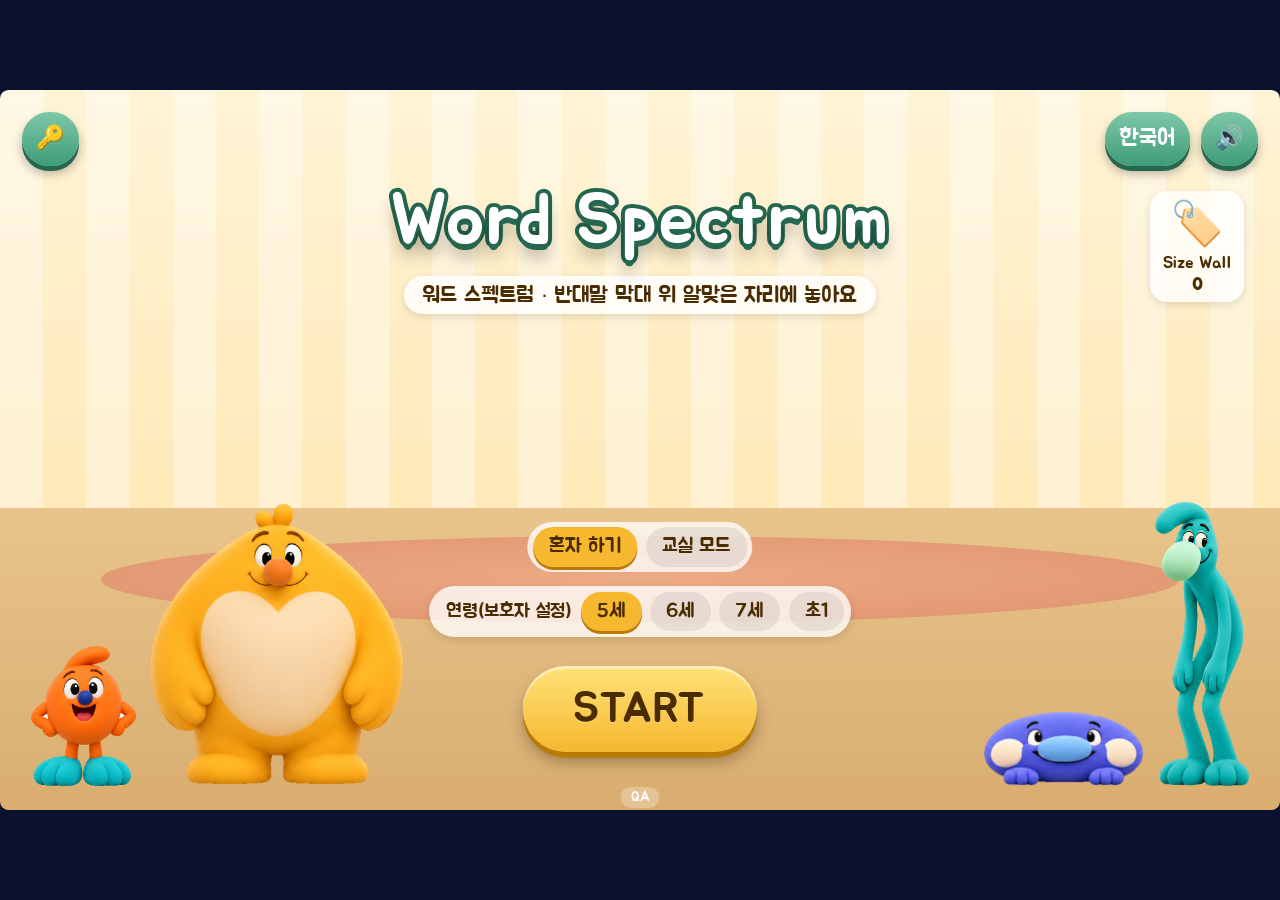
<file: Word-Spectrum/index.html>
<!doctype html>
<html lang="ko">
<head>
<meta charset="utf-8">
<meta name="viewport" content="width=device-width, initial-scale=1, maximum-scale=1, user-scalable=no">
<title>Word Spectrum</title>
<link rel="icon" href="data:,">
<link rel="preconnect" href="https://fonts.googleapis.com">
<link rel="preconnect" href="https://fonts.gstatic.com" crossorigin>
<link rel="stylesheet" href="https://fonts.googleapis.com/css2?family=Jua&display=swap">
<link rel="stylesheet" href="../_shared/kit.css">
<style>
  :root { --s1:#ffe27a; --s2:#f5b82e; --ss:#b97a0a; --st:#4a2c00; --ink:#4a2c00; --b1:#ffb36b; --b2:#f0812a; --bs:#b3561a; --a1:#7ec8a9; --a2:#3e9c78; --as:#25684f; }
  #stage { background: linear-gradient(#fff4d6 0%, #ffe9b8 58%, #e8c48c 58%, #d9ad6f 100%); }
  .wall { position:absolute; left:0; right:0; top:0; height:58%; background-image: repeating-linear-gradient(90deg, rgba(255,255,255,.35) 0 calc(var(--u)*6), transparent calc(var(--u)*6) calc(var(--u)*12)); pointer-events:none; }
  .rug { position:absolute; left:calc(var(--u)*14); right:calc(var(--u)*14); top:calc(var(--u)*62); height:calc(var(--u)*12); border-radius:50%; background:radial-gradient(#f39a86,#d9705a); opacity:.55; pointer-events:none; }
  .famrow { position:absolute; bottom:calc(var(--u)*3); display:flex; align-items:flex-end; gap:calc(var(--u)*1); }
  .famrow img { display:block; }
  /* mat */
  #mat { position:absolute; left:calc(var(--u)*24); width:calc(var(--u)*130); top:calc(var(--u)*38); height:calc(var(--u)*24); display:flex; gap:calc(var(--u)*1); padding:calc(var(--u)*1);
    border-radius:calc(var(--u)*3); background:linear-gradient(90deg,#9fd2ff,#fff2b3 50%,#ffb08a); box-shadow:0 calc(var(--u)*1) 0 #c48a4a, 0 calc(var(--u)*1.6) calc(var(--u)*2.4) rgba(0,0,0,.25); z-index:5; }
  #mat.temp { background:linear-gradient(90deg,#8fd0ff,#e9f6ff 45%,#ffd38a 55%,#ff8a6a); }
  #mat.speed { background:linear-gradient(90deg,#c8e6b0,#fff2b3 50%,#ffb0d0); }
  #mat.height { background:linear-gradient(90deg,#c9c2ff,#fff2b3 50%,#a6ecd7); }
  .slot { flex:1; border-radius:calc(var(--u)*2); background:rgba(255,255,255,.55); border:calc(var(--u)*.45) dashed rgba(120,80,30,.35); display:flex; align-items:center; justify-content:center; position:relative; cursor:pointer; }
  .slot.hi { background:rgba(255,255,255,.9); border-style:solid; border-color:#f0812a; }
  .slot.secret::after { content:"★"; position:absolute; top:calc(var(--u)*-.5); right:calc(var(--u)*.8); color:#f5b82e; font-size:calc(var(--u)*3); }
  .slot.reveal { background:#fff3b0; box-shadow:0 0 0 calc(var(--u)*.7) #f5b82e, 0 0 calc(var(--u)*3) #ffd24d; }
  .slot.guess { background:#d9f3ff; border-style:solid; border-color:#3d7be0; }
  .slot .num { position:absolute; bottom:calc(var(--u)*.4); font-size:calc(var(--u)*1.8); color:rgba(80,50,10,.45); }
  /* ends */
  .end { position:absolute; top:calc(var(--u)*28); width:calc(var(--u)*21); height:calc(var(--u)*36); display:flex; flex-direction:column; align-items:center; justify-content:flex-end; z-index:6; pointer-events:none; }
  #endL { left:calc(var(--u)*2); } #endR { right:calc(var(--u)*2); }
  .end img { max-height:calc(var(--u)*28); max-width:calc(var(--u)*21); }
  .end .emo { font-size:calc(var(--u)*13); }
  .end .w { margin-top:calc(var(--u)*.4); background:rgba(255,255,255,.9); border-radius:calc(var(--u)*2); padding:0 calc(var(--u)*1.6); font-size:calc(var(--u)*3); visibility:hidden; }
  .end.words .w { visibility:visible; }
  .end.glow img, .end.glow .emo { animation: wave .7s infinite; filter:drop-shadow(0 0 calc(var(--u)*2) #ffd24d); }
  @keyframes wave { 50% { transform:rotate(-6deg) translateY(calc(var(--u)*-1)); } }
  .end.clap img, .end.clap .emo { animation: kbounce .6s; }
  /* pictures */
  #drawer { position:absolute; left:calc(var(--u)*30); right:calc(var(--u)*30); bottom:calc(var(--u)*3); height:calc(var(--u)*20); display:flex; gap:calc(var(--u)*2); justify-content:center; align-items:center;
    background:rgba(255,255,255,.55); border-radius:calc(var(--u)*3); box-shadow:inset 0 calc(var(--u)*.6) 0 rgba(0,0,0,.08); z-index:7; }
  .pic { width:calc(var(--u)*16); height:calc(var(--u)*16); border-radius:calc(var(--u)*2.4); background:#fff; display:flex; align-items:center; justify-content:center; position:relative; cursor:grab; touch-action:none;
    box-shadow:0 calc(var(--u)*.7) 0 #e0c79a, 0 calc(var(--u)*1) calc(var(--u)*1.5) rgba(0,0,0,.2); transition: transform .25s; }
  .pic .emo { font-size:calc(var(--u)*10); pointer-events:none; }
  .pic .nm { position:absolute; bottom:calc(var(--u)*-.2); font-size:calc(var(--u)*2); color:#7a5a2a; pointer-events:none; }
  .pic.sel { box-shadow:0 0 0 calc(var(--u)*.8) #3d7be0, 0 calc(var(--u)*1) calc(var(--u)*1.5) rgba(0,0,0,.2); transform:translateY(calc(var(--u)*-1.5)); }
  .pic.mark { box-shadow:0 0 0 calc(var(--u)*.8) #f0812a; }
  .pic.ok { box-shadow:0 0 0 calc(var(--u)*.8) #2fb457, 0 0 calc(var(--u)*3) #7be08a; }
  .slot .pic { width:calc(var(--u)*15); height:calc(var(--u)*15); }
  .pic.hop { animation: hop .6s; } @keyframes hop { 40% { transform:translateY(calc(var(--u)*-4)); } }
  .ghost { position:absolute; z-index:80; pointer-events:none; transform:translate(-50%,-80%); filter:drop-shadow(0 calc(var(--u)*1) calc(var(--u)*1) rgba(0,0,0,.35)); }
  #okBtn { position:absolute; left:calc(var(--u)*6); bottom:calc(var(--u)*6); display:none; z-index:20; }
  #hintCard { position:absolute; left:50%; top:calc(var(--u)*12); transform:translateX(-50%); width:calc(var(--u)*30); height:calc(var(--u)*22); background:#fff; border-radius:calc(var(--u)*2.6); display:none; z-index:9;
    flex-direction:column; align-items:center; justify-content:center; box-shadow:0 calc(var(--u)*.8) 0 #e0c79a, 0 calc(var(--u)*1.2) calc(var(--u)*2) rgba(0,0,0,.25); cursor:pointer; }
  #hintCard .emo { font-size:calc(var(--u)*11); } #hintCard .w { font-size:calc(var(--u)*3.2); }
  #hintCard .tag { position:absolute; top:calc(var(--u)*-2.4); background:#f5b82e; color:#4a2c00; border-radius:calc(var(--u)*2); padding:0 calc(var(--u)*1.6); font-size:calc(var(--u)*2.2); }
  #sent { position:absolute; left:calc(var(--u)*30); right:calc(var(--u)*30); bottom:calc(var(--u)*3); height:calc(var(--u)*20); display:none; gap:calc(var(--u)*2); justify-content:center; align-items:center; z-index:8; }
  .scard { background:#fff; border-radius:calc(var(--u)*2.4); padding:calc(var(--u)*1.6) calc(var(--u)*2.6); font-size:calc(var(--u)*3.2); cursor:pointer; position:relative; box-shadow:0 calc(var(--u)*.7) 0 #e0c79a; }
  .scard.ok { box-shadow:0 0 0 calc(var(--u)*.8) #2fb457; } .scard.dim { opacity:.35; pointer-events:none; }
  .tutor { right:calc(var(--u)*3); top:calc(var(--u)*11); height:calc(var(--u)*22); }
  .tutor.nod { animation: nod .9s; } @keyframes nod { 25% { transform:translateY(calc(var(--u)*1.6)) scaleY(.94);} 50% { transform:none;} 75% { transform:translateY(calc(var(--u)*1.6)) scaleY(.94);} }
  .bubble { left:calc(var(--u)*24); top:calc(var(--u)*12); width:calc(var(--u)*40); }
  .bubble::after { left:auto; right:calc(var(--u)*-2.4); bottom:auto; top:calc(var(--u)*2); border-top-color:transparent; border-left-color:#fff; }
  #teamPill { display:none; } #teamPill.on { display:flex; }
  #modeBox { position:absolute; left:50%; bottom:calc(var(--u)*33); transform:translateX(-50%); display:flex; gap:calc(var(--u)*1.2); z-index:20; background:rgba(255,255,255,.78); padding:calc(var(--u)*.8); border-radius:calc(var(--u)*4); }
  .close { position:absolute; left:50%; top:calc(var(--u)*30); transform:translateX(-50%); font-size:calc(var(--u)*4); color:#b3561a; z-index:9; }
</style>
</head>
<body>
<div id="stage">
  <div class="wall"></div><div class="rug"></div>

  <section class="screen on" id="title">
    <div class="topbar"><div class="row"><button class="btn alt" id="keyBtn">🔑</button></div><div class="row"><button class="btn alt" id="langBtn">한국어</button><button class="btn alt sndBtn">🔊</button></div></div>
    <div class="logo">Word Spectrum<small>워드 스펙트럼 · 반대말 막대 위 알맞은 자리에 놓아요</small></div>
    <div class="famrow" style="left:calc(var(--u)*4)"><img src="assets/feet.png" style="height:calc(var(--u)*20)" alt="Little Feet"><img src="assets/big.png" style="height:calc(var(--u)*40)" alt="Big House"></div>
    <div class="famrow" style="right:calc(var(--u)*4)"><img src="assets/flat.png" style="height:calc(var(--u)*11)" alt="Flat One"><img src="assets/long.png" style="height:calc(var(--u)*40)" alt="Long One"></div>
    <div class="coll" style="top:calc(var(--u)*14);right:calc(var(--u)*5)"><div class="k">🏷️</div>Size Wall<br><b id="collCount">0</b></div>
    <div id="modeBox"><button class="chip on" data-mode="solo">혼자 하기</button><button class="chip" data-mode="class">교실 모드</button></div>
    <div class="agebox">연령(보호자 설정) <button class="chip" data-age="5">5세</button><button class="chip" data-age="6">6세</button><button class="chip" data-age="7">7세</button><button class="chip" data-age="8">초1</button></div>
    <button class="btn start" id="startBtn">START</button>
  </section>

  <section class="screen" id="game">
    <div class="topbar">
      <div class="row"><div class="pill">⭐ <span id="starSum">0</span></div><div class="progress" id="progress"></div></div>
      <div class="row"><div class="pill" id="teamPill">🔴 빨강 팀</div><div class="pill" id="lvPill">LEVEL 1</div><button class="btn alt" id="reQ">💬</button></div>
      <div class="row"><button class="btn alt sndBtn">🔊</button><button class="btn" id="exitBtn">✕</button></div>
    </div>
    <div class="end" id="endL"><div class="fig"></div><div class="w"></div></div>
    <div class="end" id="endR"><div class="fig"></div><div class="w"></div></div>
    <div id="mat"></div>
    <div id="hintCard"><div class="tag">Hint</div><div class="emo"></div><div class="w"></div></div>
    <div class="close" id="closeTxt"></div>
    <div id="drawer" data-hide-on-speak></div>
    <div id="sent" data-hide-on-speak></div>
    <button class="btn green big" id="okBtn">OK ✔</button>
    <img class="tutor" id="tutor" src="assets/big.png" alt="Big House">
    <div class="bubble" id="bubble"></div>
  </section>

  <section class="screen" id="result">
    <div class="card-res"><h2 id="resTitle">Size Wall!</h2><div class="res-hero" id="resHero"></div><div class="bigstars" id="resStars"></div><div class="resmeta" id="resMeta"></div><div id="resLv"></div>
      <div class="reswords" id="resWords"></div><div class="resmeta" id="resReward"></div>
      <div class="resbtns"><button class="btn alt" id="homeBtn">🏠 Home</button><button class="btn" id="againBtn">↻ Again</button><button class="btn green" id="nextRoundBtn">Next ▶</button></div></div>
  </section>
</div>
<script src="../_shared/kit.js"></script>
<script>
'use strict';
const {$, sleep, rnd, shuffle} = KIT;
const ageText = a => a===8 ? '초1' : a+'세';
KIT.L = {
  hello:{en:"Hi, I'm Big House! Big or small? Let's find out!", ko:'안녕, 나는 빅하우스야! 클까 작을까? 같이 알아보자!'},
  demo1:{en:'Big is here. Small is there.', ko:'큰 건 여기, 작은 건 저기야.'},
  demo2:{en:'Put the picture in the right place!', ko:'그림을 알맞은 자리에 놓아 봐!'},
  order6:{en:'Small to big, please!', ko:'작은 것부터 큰 것까지 놓아 줘!'},
  place7:{en:'Put each picture in the right place!', ko:'그림을 하나씩 알맞은 자리에 놓아 줘!'},
  pick7:{en:'Which one is right?', ko:'어느 문장이 맞을까?'},
  guess:{en:'Listen to the hint. Where is the spot?', ko:'힌트를 듣고 자리를 짐작해 봐!'},
  hintEnd:{en:'Look over here!', ko:'여기를 봐!'},
  close:{en:'Close! Just a little more.', ko:'아깝다! 조금만 더.'},
  idle:{en:'Drag the picture onto the mat!', ko:'그림을 매트 위로 끌어 봐!'},
  idleGuess:{en:'Tap a spot on the mat!', ko:'매트에서 자리를 하나 눌러 봐!'},
  great:{en:["That's right!",'Big and small, you know it all!','Good thinking!','Wonderful!'], ko:['맞았어!','크고 작은 걸 다 아는구나!','생각 잘했어!','멋져!']},
  red:{en:'Red team, your turn!', ko:'빨강 팀 차례야!'}, blue:{en:'Blue team, your turn!', ko:'파랑 팀 차례야!'},
  together:{en:'Everybody, say it together!', ko:'다 같이 말해 보자!'},
  clear:{en:'Look at our Size Wall!', ko:'우리 크기 벽을 봐!'},
  levelUp:{en:'Level up! The mat is getting longer!', ko:'레벨 업! 매트가 더 길어져!'},
};
KIT.face = f => { const t=$('tutor'); if(f==='joy') { t.classList.remove('nod'); void t.offsetWidth; t.classList.add('nod'); } if(f==='oops') KIT.anim(t,'oops'); };

/* ---------- data (TRD 4-1 axes, 5-2 degree values 1~5) ---------- */
const AXES = {
  size:  {lo:'small', hi:'big',  loC:'smaller', hiC:'bigger', ko:['작은 쪽','큰 쪽'], L:{img:'feet.png'}, R:{img:'big.png'}},
  height:{lo:'short', hi:'tall', loC:'shorter', hiC:'taller', ko:['낮은 쪽','높은 쪽'], L:{img:'flat.png'}, R:{img:'long.png'}},
  temp:  {lo:'cold',  hi:'hot',  loC:'colder',  hiC:'hotter', ko:['차가운 쪽','뜨거운 쪽'], L:{e:'🧊'}, R:{e:'🔥'}},
  speed: {lo:'slow',  hi:'fast', loC:'slower',  hiC:'faster', ko:['느린 쪽','빠른 쪽'], L:{e:'🐌'}, R:{e:'🚀'}},
};
const ITEMS = {
  size:  [['ant','🐜',1],['ladybug','🐞',1],['mouse','🐭',1],['rabbit','🐇',2],['cat','🐈',3],['dog','🐕',3],['horse','🐴',4],['cow','🐄',4],['elephant','🐘',5],['whale','🐳',5]],
  height:[['mushroom','🍄',1],['sprout','🌱',1],['flower','🌷',2],['dog','🐕',2],['man','👨',3],['house','🏠',4],['giraffe','🦒',5],['tree','🌳',5],['building','🏢',5]],
  temp:  [['snowman','⛄',1],['ice cream','🍦',1],['milk','🥛',2],['water','💧',3],['soup','🍲',4],['mug','☕',4],['sun','☀️',5],['volcano','🌋',5]],
  speed: [['turtle','🐢',1],['man','🚶',2],['bike','🚲',3],['horse','🐴',4],['car','🚗',4],['train','🚄',5],['plane','✈️',5]],
};
const AGE_AXES = {5:['size'], 6:['size','height','temp'], 7:['size','height','temp','speed'], 8:['size','height','temp','speed']};
const QCOUNT = {5:6, 6:6, 7:6, 8:8};
const LV = { // TRD 6-2
  1:{n:2,d:3,axes:1,tol:1,sent:2,slots8:5}, 2:{n:3,d:2,axes:1,tol:1,sent:2,slots8:5}, 3:{n:3,d:2,axes:2,tol:1,sent:2,slots8:5},
  4:{n:3,d:2,axes:2,tol:1,sent:3,slots8:5}, 5:{n:4,d:1,axes:3,tol:0,sent:3,slots8:7}, 6:{n:4,d:1,axes:3,tol:0,sent:3,slots8:7} };
const VALS5 = lv => lv<=2 ? [1,5] : [1,2,4,5];
const it = (axis,a) => ({axis, w:a[0], e:a[1], v:a[2], id:a[0]+'-'+axis});
const the = w => 'The '+w;

function pickSpread(axis, n, d){ // n items with pairwise value gap >= d
  for(let t=0;t<200;t++){ const vals=shuffle([1,2,3,4,5]).slice(0,n).sort((a,b)=>a-b); if(vals.every((v,i)=>i===0||v-vals[i-1]>=d)){
    const out=vals.map(v=>rnd(ITEMS[axis].filter(x=>x[2]===v))); if(new Set(out.map(o=>o[0])).size===n) return out.map(a=>it(axis,a)); } }
  return null;
}
function makeQ(age, lv, axis){
  const P=LV[lv];
  if(age===5){ const pool=ITEMS.size.filter(x=>VALS5(lv).includes(x[2])); const a=it('size',rnd(pool)); return {type:'two', axis:'size', slots:2, items:[a], ans:{[a.id]:a.v<3?0:1}}; }
  if(age===6){ const items=pickSpread(axis,P.n,P.d); const sorted=[...items].sort((a,b)=>a.v-b.v); const ans={}; sorted.forEach((x,i)=>ans[x.id]=i); return {type:'order', axis, slots:items.length, items:shuffle(items), ans}; }
  if(age===7){ const items=pickSpread(axis,Math.min(P.n,4),P.d); const ans={}; items.forEach(x=>ans[x.id]=x.v-1); return {type:'bar', axis, slots:5, items:shuffle(items), ans, tol:P.tol}; }
  // 초1: hidden spot
  const S=P.slots8, mid=(S-1)/2; let secret; do { secret=Math.floor(Math.random()*S); } while(secret===mid);
  const v=1+secret*4/(S-1); const best=Math.min(...ITEMS[axis].map(x=>Math.abs(x[2]-v))); const hint=it(axis, rnd(ITEMS[axis].filter(x=>Math.abs(x[2]-v)===best)));
  return {type:'hidden', axis, slots:S, items:[], secret, hint, side: secret>mid?'hi':'lo'};
}

/* ---------- board ---------- */
let G=null, drag=null, selected=null;
function axisWords(ax){ return AXES[ax]; }
function setupBoard(q){
  const A=AXES[q.axis];
  const mat=$('mat'); mat.className=q.axis==='size'?'':q.axis; mat.innerHTML='';
  for(let i=0;i<q.slots;i++){ const s=document.createElement('div'); s.className='slot'; s.dataset.i=i; if(q.type==='hidden'||q.type==='bar') s.innerHTML=`<span class="num">${'·'.repeat(0)}</span>`; s.onclick=()=>onSlotTap(i); mat.appendChild(s); }
  const fig=(el,o)=>{ el.querySelector('.fig').innerHTML = o.img? `<img src="assets/${o.img}" alt="">` : `<div class="emo">${o.e}</div>`; };
  fig($('endL'),A.L); fig($('endR'),A.R); $('endL').querySelector('.w').textContent=A.lo; $('endR').querySelector('.w').textContent=A.hi;
  ['endL','endR'].forEach(id=>{ $(id).classList.toggle('words', G.age>=7); $(id).classList.remove('glow','clap'); });
  $('hintCard').style.display='none'; $('sent').style.display='none'; $('drawer').style.display='flex'; $('closeTxt').textContent='';
  $('drawer').innerHTML=''; q.place={}; q.items.forEach(x=>{ q.place[x.id]=null; $('drawer').appendChild(makePic(x)); });
  $('okBtn').style.display = (q.type==='order'||q.type==='bar') ? 'block' : 'none'; $('okBtn').disabled=true;
}
function makePic(x){ const d=document.createElement('div'); d.className='pic'; d.dataset.id=x.id; d.innerHTML=`<div class="emo">${x.e}</div>`+(G.age>=7?`<div class="nm">${x.w}</div>`:'');
  d.addEventListener('pointerdown', e=>picDown(e,d)); return d; }
const itemById = id => G.q.items.find(x=>x.id===id);
function render(){ const q=G.q; document.querySelectorAll('#mat .slot').forEach(s=>{ [...s.querySelectorAll('.pic')].forEach(p=>p.remove()); });
  q.items.forEach(x=>{ const el=document.querySelector(`.pic[data-id="${CSS.escape(x.id)}"]`); const at=q.place[x.id];
    if(at==null){ if(el.parentElement!==$('drawer')) $('drawer').appendChild(el); } else { const s=$('mat').children[at]; s.appendChild(el); } });
  if(q.type==='order'||q.type==='bar') $('okBtn').disabled = q.items.some(x=>q.place[x.id]==null); }

/* drag + tap (TRD 9: snap within 8u, finger offset 6u) */
function picDown(e, el){ if(!G||!G.accepting||G.q.type==='hidden') return; e.preventDefault(); touched();
  drag={el, id:el.dataset.id, x:e.clientX, y:e.clientY, moved:false}; el.setPointerCapture?.(e.pointerId);
  el.onpointermove=ev=>{ if(!drag) return; if(!drag.moved && Math.hypot(ev.clientX-drag.x, ev.clientY-drag.y)>8){ drag.moved=true; showGhost(el); el.style.opacity=.3; } if(drag.moved) moveGhost(ev.clientX, ev.clientY); hiSlot(ev.clientX, ev.clientY); };
  el.onpointerup=ev=>{ const d=drag; drag=null; el.onpointermove=null; el.onpointerup=null; el.style.opacity=1; hideGhost(); hiSlot(-1,-1); if(!d) return;
    if(!d.moved){ // tap: select / return
      if(G.q.place[d.id]!=null && !selected){ G.q.place[d.id]=null; render(); KIT.sfx.click(); return; }
      selected = selected===d.id ? null : d.id; document.querySelectorAll('.pic').forEach(p=>p.classList.toggle('sel', p.dataset.id===selected)); KIT.sfx.click(); return; }
    const i=slotAt(ev.clientX, ev.clientY); if(i!=null) drop(d.id,i); };
  el.onpointercancel=()=>{ drag=null; el.style.opacity=1; hideGhost(); }; }
function slotAt(x,y){ const r=$('mat').getBoundingClientRect(), pad=8*KIT.u; if(x<r.left-pad||x>r.right+pad||y<r.top-pad-6*KIT.u||y>r.bottom+pad) return null;
  let best=null, bd=1e9; [...$('mat').children].forEach((s,i)=>{ const b=s.getBoundingClientRect(); const d=Math.abs(x-(b.left+b.width/2)); if(d<bd){ bd=d; best=i; } }); return best; }
function hiSlot(x,y){ const i=drag&&drag.moved? slotAt(x,y) : null; [...$('mat').children].forEach((s,j)=>s.classList.toggle('hi', j===i)); }
function showGhost(el){ let g=$('ghost'); if(!g){ g=document.createElement('div'); g.id='ghost'; g.className='ghost'; $('stage').appendChild(g); } g.innerHTML=el.outerHTML; g.style.display='block'; }
function moveGhost(x,y){ const s=$('stage').getBoundingClientRect(), g=$('ghost'); g.style.left=(x-s.left)+'px'; g.style.top=(y-s.top)+'px'; }
function hideGhost(){ const g=$('ghost'); if(g) g.style.display='none'; }
function onSlotTap(i){ if(!G||!G.accepting) return; touched(); const q=G.q;
  if(q.type==='hidden') return guess(i);
  if(selected){ const id=selected; selected=null; document.querySelectorAll('.pic').forEach(p=>p.classList.remove('sel')); drop(id,i); } }
function drop(id, i){ const q=G.q;
  if(q.type==='order'){ const occ=Object.keys(q.place).find(k=>q.place[k]===i && k!==id); if(occ) q.place[occ]=null; }
  q.place[id]=i; KIT.sfx.pop(); render(); if(q.type==='two') judge(); }

/* ---------- judging (TRD 4-3) ---------- */
function sentence(x, side){ const A=AXES[x.axis]; return `${the(x.w)} is ${side==='hi'?A.hi:A.lo}.`; }
async function judge(){
  const q=G.q, me=G; if(!G.accepting) return; G.accepting=false; KIT.clearIdle();
  const tol = q.type==='bar' ? q.tol : 0;
  const bad = q.items.filter(x=>Math.abs(q.place[x.id]-q.ans[x.id])>tol);
  const closeOnly = q.type==='bar' && tol===0 && bad.length && bad.every(x=>Math.abs(q.place[x.id]-q.ans[x.id])===1);
  if(!bad.length || closeOnly){
    if(closeOnly){ G.close=true; $('closeTxt').textContent='Close!'; await KIT.tutor('close'); if(G!==me) return; bad.forEach(x=>q.place[x.id]=q.ans[x.id]); render(); }
    return success();
  }
  G.wrong++; KIT.sfx.bad(); KIT.face('oops');
  bad.forEach(x=>{ const el=document.querySelector(`.pic[data-id="${CSS.escape(x.id)}"]`); KIT.anim(el,'shake'); });
  await sleep(450); if(G!==me) return;
  if(G.wrong>=3){ q.items.forEach(x=>q.place[x.id]=q.ans[x.id]); render(); await sleep(400); const x=q.items[0]; await KIT.sayLine(phraseFor(x, true).phrase); if(G!==me) return; record(0,false, q.items[0]); return nextQ(); }
  bad.forEach(x=>q.place[x.id]=null); render();
  const A=AXES[q.axis];
  if(G.wrong===1){ await KIT.sayLine(`Hmm, look again. Is it ${A.hi} or ${A.lo}?`, `음, 다시 봐. ${A.ko[1]}일까, ${A.ko[0]}일까?`); }
  else { const x=bad[0]; const side=q.ans[x.id] >= (q.slots-1)/2 ? 'endR' : 'endL'; $(side).classList.add('glow'); await KIT.tutor('hintEnd'); }
  if(G!==me) return; G.accepting=true; KIT.armIdle(idle);
}
function phraseFor(x, forceSimple){ const A=AXES[x.axis]; const side = x.v>=3 ? 'hi':'lo';
  if(G.age===5) return {phrase: side==='hi'?A.hi:A.lo, keys:[side==='hi'?A.hi:A.lo], say:sentence(x,side)};
  return {phrase: sentence(x,side), keys:[x.w.split(' ').pop(), side==='hi'?A.hi:A.lo], say:sentence(x,side)}; }
async function success(){
  const q=G.q, me=G; KIT.sfx.ok(); KIT.face('joy');
  q.items.forEach(x=>{ const el=document.querySelector(`.pic[data-id="${CSS.escape(x.id)}"]`); el.classList.add('ok','hop'); });
  const x = q.items[0], sideEl = x.v>=3 ? 'endR':'endL'; $(sideEl).classList.add('clap');
  const g=KIT.line('great'); KIT.bubble(g.t+(g.lang==='ko'?`<span class="en">${g.en}</span>`:'')); await KIT.say(g.t,g.lang); if(G!==me) return;
  let star = 1 + (G.wrong===0 && !G.close ? 1 : 0);
  if(q.type==='bar'){ return pickSentence(star); }
  const pf = phraseFor(q.type==='order' ? [...q.items].sort((a,b)=>b.v-a.v)[0] : x);
  await KIT.sayLine(pf.say); if(G!==me) return;
  await speakStep(star, pf, q.type==='order' ? [...q.items].sort((a,b)=>b.v-a.v)[0] : x);
}
async function speakStep(star, pf, x){ const me=G;
  if(G.mode==='class'){ await KIT.tutor('together'); if(G!==me) return; await KIT.say(pf.phrase); if(G!==me) return; record(star,false,x,pf.phrase); return nextQ(); }
  const spoke = await KIT.speak({phrase:pf.phrase, keys:pf.keys, isAlive:()=>G===me}); if(G!==me) return;
  record(star+(spoke?1:0), spoke, x, pf.phrase); nextQ(); }

/* 7세: comparison sentence (TRD 4-2) */
async function pickSentence(star){
  const q=G.q, me=G, A=AXES[q.axis]; const two=shuffle(q.items).slice(0,2).sort((a,b)=>b.v-a.v); const [a,b]=two; // a has larger value
  const big = Math.random()<.5; const subj = big? a : b; const correct = `${the(subj.w)} is ${big?A.hiC:A.loC}.`;
  const opts=[correct, `${the(subj.w)} is ${big?A.loC:A.hiC}.`]; if(LV[G.lv].sent>=3) opts.push(`${the((big?b:a).w)} is ${big?A.hiC:A.loC}.`);
  document.querySelectorAll('.pic').forEach(p=>p.classList.toggle('mark', p.dataset.id===a.id||p.dataset.id===b.id));
  $('drawer').style.display='none'; $('okBtn').style.display='none';
  const box=$('sent'); box.innerHTML=''; box.style.display='flex';
  shuffle(opts).forEach(s=>{ const c=document.createElement('div'); c.className='scard'; c.textContent=s; c.dataset.s=s; c.onclick=()=>chooseSent(c,s); box.appendChild(c); });
  G.sent={correct, a:subj, keys:[subj.w.split(' ').pop(), big?A.hiC:A.loC], star, wrongS:0}; G.phase='sent';
  await KIT.sayLine(`${the(a.w)} and ${the(b.w).toLowerCase()}.`); if(G!==me) return; await KIT.tutor('pick7'); if(G!==me) return; G.accepting=true; KIT.armIdle(idle);
}
async function chooseSent(card, s){ if(!G||!G.accepting||G.phase!=='sent') return; touched(); const me=G, S=G.sent;
  KIT.say(s);
  if(s===S.correct){ G.accepting=false; KIT.clearIdle(); card.classList.add('ok'); KIT.sfx.ok(); KIT.face('joy'); await sleep(900); if(G!==me) return;
    const star = S.wrongS? Math.min(S.star,1) : S.star; G.phase='speak'; return speakStep(star, {phrase:S.correct, keys:S.keys}, S.a); }
  S.wrongS++; KIT.sfx.bad(); card.classList.add('dim'); KIT.face('oops');
  if(S.wrongS>=2){ G.accepting=false; const ok=[...$('sent').children].find(c=>c.dataset.s===S.correct); ok.classList.add('ok'); await KIT.sayLine(S.correct); if(G!==me) return; record(1,false,S.a,S.correct); return nextQ(); }
  await KIT.sayLine('Hmm, look again.', '음, 다시 봐.');
}

/* 초1: hidden spot (TRD 4-2) */
async function startHidden(){ const q=G.q, me=G; G.phase='guess';
  const c=$('hintCard'); c.style.display='flex'; c.querySelector('.emo').textContent=q.hint.e; c.querySelector('.w').textContent=q.hint.w; c.onclick=()=>KIT.say(q.hint.w);
  $('drawer').style.display='none';
  if(G.mode==='class' || KIT.params.get('secret')) $('mat').children[q.secret].classList.add('secret');
  await KIT.tutor('guess',{keep:true}); if(G!==me) return; await KIT.say(q.hint.w); if(G!==me) return; G.accepting=true; KIT.armIdle(idle); }
async function guess(i){ const q=G.q, me=G; if(G.phase!=='guess') return; G.accepting=false; KIT.clearIdle(); G.phase='reveal';
  const kids=$('mat').children; kids[i].classList.add('guess'); KIT.sfx.click(); await sleep(500); if(G!==me) return;
  kids[q.secret].classList.add('reveal'); const dist=Math.abs(i-q.secret); const pts = dist===0?3: dist===1?2: dist===2?1:0;
  const A=AXES[q.axis]; const adj = q.side==='hi'?A.hi:A.lo; const phrase=`${the(q.hint.w)} is ${adj}.`;
  if(pts>=2){ KIT.sfx.ok(); KIT.face('joy'); const g=KIT.line('great'); KIT.bubble(g.t); await KIT.say(g.t,g.lang); }
  else { KIT.face('oops'); await KIT.sayLine('Here is the spot!', '비밀 자리는 여기야!'); }
  if(G!==me) return; KIT.toast(`${pts}점`); await KIT.sayLine(phrase); if(G!==me) return;
  const star = pts===3?2 : pts===2?1 : 0; // TRD 4-4 note
  await speakStep(star, {phrase, keys:[q.hint.w.split(' ').pop(), adj]}, q.hint);
}

/* ---------- flow ---------- */
function touched(){ if(!G) return; KIT.clearIdle(); KIT.armIdle(idle); }
async function idle(){ if(!G||!G.accepting) return; if(G.phase==='guess'){ await KIT.tutor('idleGuess'); KIT.showHand($('mat')); return; }
  if(G.phase==='sent'){ await KIT.tutor('pick7'); KIT.showHand($('sent').firstChild); return; }
  await KIT.tutor('idle'); const p=$('drawer').querySelector('.pic'); KIT.showHand(p||$('okBtn')); }
let MODE='solo';
document.querySelectorAll('.chip[data-mode]').forEach(c=>c.onclick=()=>{ MODE=c.dataset.mode; document.querySelectorAll('.chip[data-mode]').forEach(x=>x.classList.toggle('on',x===c)); });
async function startRound(){
  const age=KIT.SAVE.age, lv=KIT.levelFor(age); const n=LV[lv].axes; const pool=AGE_AXES[age]; const axes=shuffle(pool).slice(0,Math.min(n,pool.length));
  G={age, lv, mode:MODE, total:QCOUNT[age], idx:0, stars:[], words:[], axes, team:0}; const me=G;
  $('lvPill').textContent=`LEVEL ${lv} · ${ageText(age)}`; $('teamPill').classList.toggle('on', MODE==='class'); KIT.show('game'); KIT.renderProgress(G);
  if(KIT.demoNeeded()) await runDemo(); if(G!==me) return; nextQ(true);
}
async function nextQ(first){
  if(!first){ await sleep(700); }
  if(!G) return; if(!first) G.idx++;
  if(G.idx>=G.total) return finish();
  const me=G; G.wrong=0; G.close=false; G.accepting=false; G.phase='place'; selected=null;
  const axis=G.axes[G.idx % G.axes.length]; const q=G.q=makeQ(G.age,G.lv,axis); setupBoard(q); KIT.renderProgress(G);
  if(G.mode==='class'){ G.team=G.idx%2; $('teamPill').textContent = G.team? '🔵 파랑 팀':'🔴 빨강 팀'; await KIT.tutor(G.team?'blue':'red'); if(G!==me) return; }
  const A=AXES[q.axis]; KIT.bubble(`${A.hi}… ${A.lo}`+(KIT.SAVE.lang==='ko'?`<span class="en">${A.ko[1]}, ${A.ko[0]}!</span>`:''));
  $('endR').classList.add('clap'); await KIT.say(A.hi); $('endR').classList.remove('clap'); $('endL').classList.add('clap'); await KIT.say(A.lo); $('endL').classList.remove('clap'); if(G!==me) return;
  if(q.type==='hidden') return startHidden();
  if(q.type==='order') await KIT.tutor('order6'); else if(q.type==='bar') await KIT.tutor('place7');
  if(G!==me) return; for(const x of q.items){ await KIT.say(x.w); if(G!==me) return; }
  if(G.lv<=2 && q.type!=='hidden'){ $('endL').classList.add('glow'); $('endR').classList.add('glow'); setTimeout(()=>{ $('endL').classList.remove('glow'); $('endR').classList.remove('glow'); },1800); }
  G.accepting=true; KIT.armIdle(idle);
}
$('okBtn').onclick=()=>{ if(G&&G.accepting&&G.q&&(G.q.type==='order'||G.q.type==='bar')&&!$('okBtn').disabled) judge(); };
function record(s, spoke, x, phrase){ G.stars[G.idx]=s; G.words.push({text:`${x.e} ${phrase||x.w}`, phrase:phrase||x.w, stars:s, spoke}); KIT.renderProgress(G); }
$('reQ').onclick=()=>{ if(!G||!G.q) return; const q=G.q; if(q.type==='hidden') KIT.say(q.hint.w); else KIT.say(q.items.map(x=>x.w).join(', ')); };
addEventListener('keydown',e=>{ if(!G||!G.accepting) return; if(e.key==='Enter') $('okBtn').click(); const n=parseInt(e.key); if(n>=1&&n<=7&&G.q.type==='hidden') guess(n-1); });

async function runDemo(){
  KIT.demoStart(); const me=G; const q=G.q={type:'two', axis:'size', slots:2, items:[it('size',['elephant','🐘',5])], ans:{'elephant-size':1}}; setupBoard(q); $('okBtn').style.display='none';
  const steps=[ async()=>{ $('endR').classList.add('glow'); $('endL').classList.add('glow'); await KIT.tutor('demo1',{keep:true}); $('endR').classList.remove('glow'); $('endL').classList.remove('glow'); },
    async()=>{ await KIT.say('Elephant!'); const p=$('drawer').querySelector('.pic'); KIT.showHand(p,true); await sleep(800); KIT.showHand($('mat').children[1],true); await sleep(900); q.place['elephant-size']=1; render(); KIT.sfx.pop(); },
    async()=>{ KIT.face('joy'); await KIT.sayLine('The elephant is big!'); }, async()=>{ KIT.hideHand(); await KIT.tutor('demo2',{keep:true}); }, async()=>KIT.tutor('demoEnd',{keep:true}) ];
  for(const s of steps){ if(KIT.skipDemo||G!==me) break; await s(); }
  KIT.demoEnd();
}
async function finish(){ KIT.clearIdle(); const keep=$('qaLevel').value; if(G.mode==='class') $('qaLevel').value=String(G.lv); // TRD 6-3: class mode keeps level
  await KIT.result(G,{title: G.mode==='class'?'우리 반 Size Wall!':'Size Wall!', heroHtml:'<img src="assets/feet.png"><img src="assets/big.png"><img src="assets/long.png"><img src="assets/flat.png">', icon:'🏷️', unit:'스티커', collName:'Size Wall', per:3});
  $('qaLevel').value=keep; }
KIT.init({prefix:'sp', onStart:startRound, onExit:()=>{ G=null; KIT.clearIdle(); }});
window.__sp=()=>G;
if(KIT.params.get('mode')==='class'){ MODE='class'; document.querySelectorAll('.chip[data-mode]').forEach(x=>x.classList.toggle('on',x.dataset.mode==='class')); }
/* QA: solve the current step */
window.__spAuto=()=>{ if(!G||!G.accepting) return 'wait'; const q=G.q;
  if(G.phase==='guess'){ guess(q.secret); return 'guess'; }
  if(G.phase==='sent'){ const c=[...$('sent').children].find(c=>c.dataset.s===G.sent.correct); c&&c.click(); return 'sent'; }
  if(G.phase==='place'){ q.items.forEach(x=>q.place[x.id]=q.ans[x.id]); render(); if(q.type==='two') judge(); else $('okBtn').click(); return 'place'; } return 'none'; };
</script>
</body>
</html>
</file>
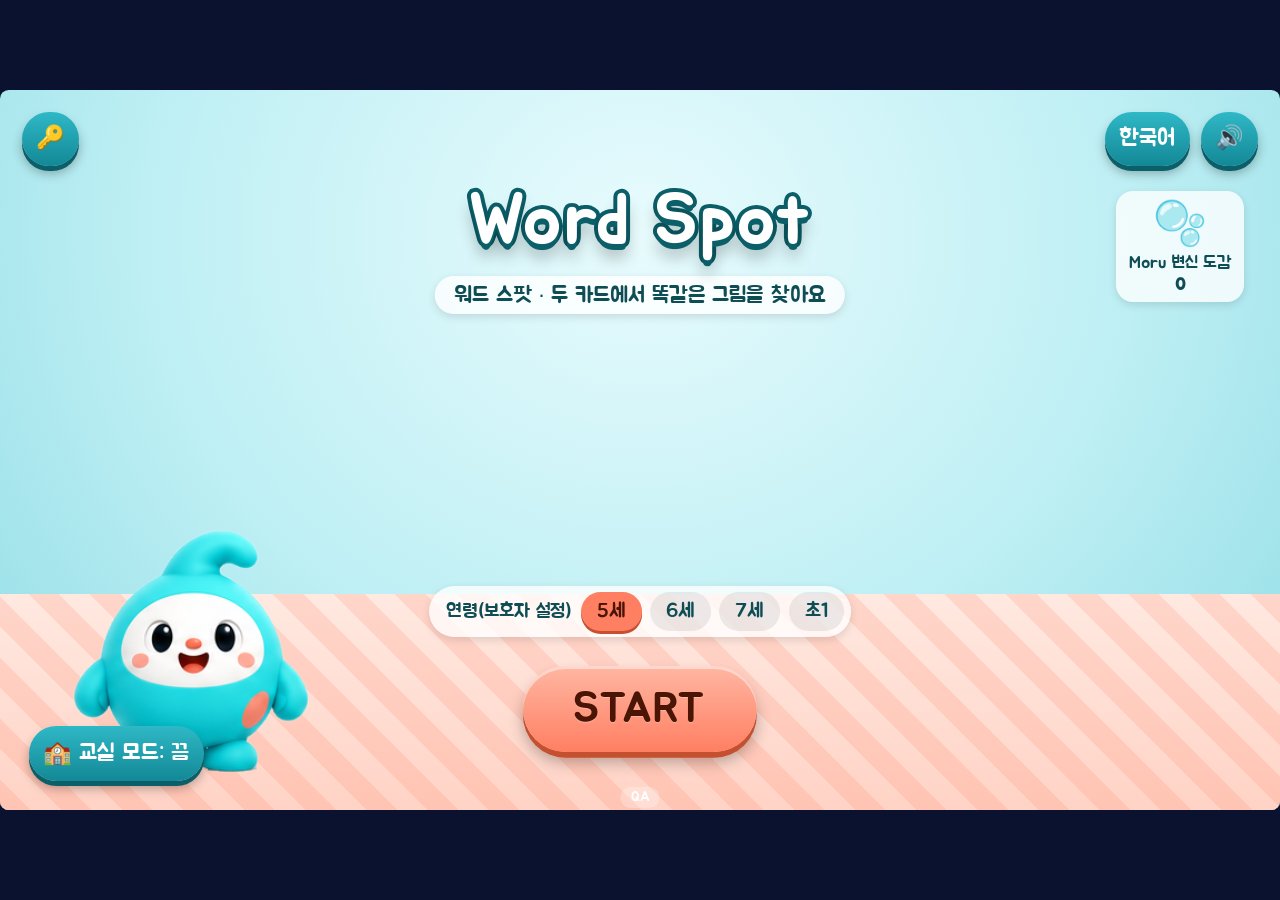
<file: Word-Spot/index.html>
<!doctype html>
<html lang="ko">
<head>
<meta charset="utf-8">
<meta name="viewport" content="width=device-width, initial-scale=1, maximum-scale=1, user-scalable=no">
<title>Word Spot</title>
<link rel="preconnect" href="https://fonts.googleapis.com">
<link rel="preconnect" href="https://fonts.gstatic.com" crossorigin>
<link rel="stylesheet" href="https://fonts.googleapis.com/css2?family=Jua&display=swap">
<link rel="stylesheet" href="../_shared/kit.css">
<style>
  :root { --s1:#ffb7a3; --s2:#ff7f62; --ss:#c4502f; --st:#4a1505; --ink:#0f4d55; --b1:#46d9e6; --b2:#13a9b8; --bs:#0b7480; --a1:#2fb8c6; --a2:#138896; --as:#0b5f69; }
  #stage { background: radial-gradient(ellipse at 50% 20%, #e8fbfd 0%, #bdeff4 55%, #8fdbe4 100%); }
  .cloth { position:absolute; left:0; right:0; bottom:0; height:calc(var(--u)*30); background:
    repeating-linear-gradient(45deg, rgba(255,127,98,.18) 0 calc(var(--u)*3), transparent calc(var(--u)*3) calc(var(--u)*6)), linear-gradient(#ffe9e1,#ffd3c5); }
  .bigcard { position:absolute; top:calc(var(--u)*12); width:calc(var(--u)*58); height:calc(var(--u)*58); border-radius:50%; background:#fff;
    box-shadow:0 0 0 calc(var(--u)*.8) #13a9b8, 0 calc(var(--u)*1.4) calc(var(--u)*3) rgba(0,0,0,.25); z-index:10; transition: transform .35s; }
  #cardA { left:calc(var(--u)*30); } #cardB { left:calc(var(--u)*94); }
  .bigcard.flip { transform: rotateY(90deg) scale(.9); }
  .pic { position:absolute; transform:translate(-50%,-50%) rotate(var(--rot,0deg)) scale(var(--sc,1)); cursor:pointer; user-select:none; line-height:1;
    display:flex; align-items:center; justify-content:center; border-radius:50%; transition: box-shadow .2s, transform .2s; }
  .pic .emo { pointer-events:none; }
  .pic.word { border-radius:calc(var(--u)*2); background:#eefbfd; padding:calc(var(--u)*.6) calc(var(--u)*1.6); font-size:calc(var(--u)*3.6); color:#0f4d55; box-shadow:0 calc(var(--u)*.3) 0 #9adbe3; }
  .pic.found { box-shadow:0 0 0 calc(var(--u)*.8) #2fb457, 0 0 calc(var(--u)*3) #7be08a; z-index:3; transform:translate(-50%,-50%) rotate(0deg) scale(1.25); }
  .pic.hint { animation: kglow 1.6s infinite; }
  #link { position:absolute; inset:0; pointer-events:none; z-index:12; }
  #pop { position:absolute; left:calc(var(--u)*88.9); top:calc(var(--u)*73); transform:translateX(-50%); text-align:center; z-index:30; opacity:0; transition: opacity .3s, transform .4s; pointer-events:none; }
  #pop.on { opacity:1; transform:translate(-50%, calc(var(--u)*-2)); }
  #pop .emo { font-size:calc(var(--u)*10); } #pop b { display:block; font-size:calc(var(--u)*4.6); color:#0f4d55; text-shadow:0 2px 0 #fff; }
  #prompt { position:absolute; left:50%; top:calc(var(--u)*72.5); transform:translateX(-50%); background:#fff; border-radius:calc(var(--u)*3); padding:calc(var(--u)*.8) calc(var(--u)*2.6);
    font-size:calc(var(--u)*3.4); color:#0f4d55; box-shadow:0 calc(var(--u)*.4) calc(var(--u)*1.2) rgba(0,0,0,.15); z-index:28; display:none; white-space:nowrap; }
  .tutor { left:calc(var(--u)*2); bottom:calc(var(--u)*6); height:calc(var(--u)*24); transition: transform .25s; }
  .tutor.inflate { animation: inflate .9s ease-out; }
  @keyframes inflate { 0%{transform:scale(1)} 35%{transform:scale(1.35,1.3)} 55%{transform:scale(1.15,1.2) translateY(calc(var(--u)*-3))} 100%{transform:scale(1)} }
  .bubble { top:calc(var(--u)*44); left:calc(var(--u)*2); width:calc(var(--u)*25); }
  #nextBtn { position:absolute; right:calc(var(--u)*3); bottom:calc(var(--u)*4); display:none; z-index:30; }
  #classBar { position:absolute; left:50%; top:calc(var(--u)*80); transform:translateX(-50%); display:none; gap:calc(var(--u)*2); z-index:29; align-items:center; }
  .team { padding:calc(var(--u)*.8) calc(var(--u)*2.4); border-radius:calc(var(--u)*3); color:#fff; font-size:calc(var(--u)*3.2); opacity:.55; }
  .team.red { background:#e94b4b; } .team.blue { background:#3d7be0; } .team.cur { opacity:1; box-shadow:0 0 0 calc(var(--u)*.6) #fff, 0 0 calc(var(--u)*2) rgba(0,0,0,.3); }
  #classBtn { position:absolute; left:calc(var(--u)*4); bottom:calc(var(--u)*4); z-index:20; }
  #fast { position:absolute; right:calc(var(--u)*4); top:calc(var(--u)*12); font-size:calc(var(--u)*3); color:#c4502f; z-index:20; }
</style>
</head>
<body>
<div id="stage">
  <div class="cloth"></div>

  <section class="screen on" id="title">
    <div class="topbar"><div class="row"><button class="btn alt" id="keyBtn">🔑</button></div><div class="row"><button class="btn alt" id="langBtn">한국어</button><button class="btn alt sndBtn">🔊</button></div></div>
    <div class="logo">Word Spot<small>워드 스팟 · 두 카드에서 똑같은 그림을 찾아요</small></div>
    <img src="assets/moru_base.png" style="position:absolute;left:calc(var(--u)*10);bottom:calc(var(--u)*5);height:calc(var(--u)*34)" alt="Moru">
    <div class="coll"><div class="k">🫧</div>Moru 변신 도감<br><b id="collCount">0</b></div>
    <div class="agebox">연령(보호자 설정) <button class="chip" data-age="5">5세</button><button class="chip" data-age="6">6세</button><button class="chip" data-age="7">7세</button><button class="chip" data-age="8">초1</button></div>
    <button class="btn alt" id="classBtn">🏫 교실 모드: 끔</button>
    <button class="btn start" id="startBtn">START</button>
  </section>

  <section class="screen" id="game">
    <div class="topbar">
      <div class="row"><div class="pill">⭐ <span id="starSum">0</span></div><div class="progress" id="progress"></div></div>
      <div class="row"><div class="pill" id="lvPill">LEVEL 1</div><button class="btn alt" id="reQ">💬</button></div>
      <div class="row"><button class="btn alt sndBtn">🔊</button><button class="btn" id="exitBtn">✕</button></div>
    </div>
    <div class="bigcard" id="cardA"></div><div class="bigcard" id="cardB"></div>
    <svg id="link"></svg>
    <div id="prompt"></div>
    <div id="pop"></div>
    <div id="fast"></div>
    <div id="classBar"><div class="team red" id="teamR">🔴 빨강팀 ⭐ <span id="scR">0</span></div><button class="btn gold" id="togetherBtn">📣 Say it together!</button><div class="team blue" id="teamB">🔵 파랑팀 ⭐ <span id="scB">0</span></div></div>
    <img class="tutor" id="tutor" src="assets/moru_base.png" alt="Moru">
    <div class="bubble" id="bubble"></div>
    <button class="btn gold big" id="nextBtn">Next ▶</button>
  </section>

  <section class="screen" id="result">
    <div class="card-res"><h2 id="resTitle">Spotted!</h2><div class="res-hero" id="resHero"></div><div class="bigstars" id="resStars"></div><div class="resmeta" id="resMeta"></div><div id="resLv"></div>
      <div class="reswords" id="resWords"></div><div class="resmeta" id="resReward"></div>
      <div class="resbtns"><button class="btn alt" id="homeBtn">🏠 Home</button><button class="btn" id="againBtn">↻ Again</button><button class="btn green" id="nextRoundBtn">Next ▶</button></div></div>
  </section>
</div>
<script src="../_shared/kit.js"></script>
<script>
'use strict';
const {$, sleep, rnd, shuffle} = KIT;
KIT.L = {
  hello:{en:"Hi, I'm Moru! Stretch, squash and become!", ko:'안녕, 나는 모루야! 늘이고, 누르고, 변신!'},
  demo1:{en:'Look at the two cards.', ko:'카드 두 장을 봐.'},
  demo2:{en:'Only one picture is the same. Tap it!', ko:'똑같은 그림은 딱 하나야. 그걸 눌러!'},
  same:{en:"What's the same?", ko:'뭐가 똑같지?'},
  onset:{en:'Find two pictures with the same first sound!', ko:'첫소리가 같은 그림을 찾아 봐!'},
  match:{en:'Find the picture and its word!', ko:'그림과 그 단어를 찾아 봐!'},
  again:{en:'Look again!', ko:'다시 봐!'},
  hintGlow:{en:'Look closely here!', ko:'여기를 잘 봐!'},
  sayWith:{en:'Say it with me!', ko:'나랑 같이 말해!'},
  ask:{en:'What is it?', ko:'이게 뭐지?'},
  idle:{en:'Which one is the same?', ko:'어떤 게 똑같을까?'},
  great:{en:['You spotted it!','Super eyes!','Same, same!','Wow, fast!'], ko:['찾았다!','눈이 최고야!','똑같아!','와, 빠르다!']},
  together:{en:'Say it together!', ko:'다 같이 말해 봐!'},
  clear:{en:'All done! Look at all my new shapes!', ko:'다 했다! 내가 변신한 모습 좀 봐!'},
  levelUp:{en:'Level up! More pictures this time!', ko:'레벨 업! 이번엔 그림이 더 많아!'},
};
const ageName=a=>a===8?'초1':a+'세';
KIT.face=f=>{ const t=$('tutor'); if(f==='joy'){ t.src='assets/moru_base.png'; t.classList.remove('inflate'); void t.offsetWidth; t.classList.add('inflate'); }
  else if(f==='oops'){ t.src='assets/moru_flat.png'; clearTimeout(t._h); t._h=setTimeout(()=>t.src='assets/moru_base.png',800); }
  else t.src='assets/moru_base.png'; };

/* ---------- data (prototype stand-in for lesson pack FP.K.U1L1 + review words) ---------- */
const CAT={moon:'sky',map:'thing',milk:'drink',mop:'thing',mug:'thing',mouse:'animal',monkey:'animal',mushroom:'food',mask:'wear',mail:'thing',mitt:'wear',meat:'food',mirror:'thing',man:'person',mouth:'body',
  egg:'food',fox:'animal',gift:'thing',kite:'thing',doll:'thing',heart:'thing'};
const EXTRA=[['bus','🚌','vehicle'],['car','🚗','vehicle'],['sun','☀️','sky'],['star','⭐','sky'],['hat','🎩','wear'],['sock','🧦','wear'],['cat','🐱','animal'],['dog','🐶','animal'],['pig','🐷','animal'],
  ['duck','🦆','animal'],['bee','🐝','animal'],['fish','🐟','animal'],['apple','🍎','food'],['banana','🍌','food'],['cake','🍰','food'],['juice','🧃','drink'],['ball','⚽','thing'],['book','📖','thing'],['bed','🛏️','thing'],['tree','🌳','nature'],['lion','🦁','animal']];
const POOL=[...KIT.MWORDS.filter(m=>m.w!=='mice'), ...KIT.OTHER.filter(o=>o.w!=='ten')].map(m=>({w:m.w,e:m.e,cat:CAT[m.w]||'thing',lesson:m.w.startsWith('m')}))
  .concat(EXTRA.map(([w,e,cat])=>({w,e,cat,lesson:false})));
const byW=w=>POOL.find(p=>p.w===w);
const LESSON=POOL.filter(p=>p.lesson);
const PROMPT={ food:{en:'Find the one you can eat.',ko:'먹을 수 있는 거!'}, drink:{en:'Find the one you can drink.',ko:'마실 수 있는 거!'}, animal:{en:'Find the animal.',ko:'동물!'},
  vehicle:{en:'Find the one you can ride.',ko:'탈 수 있는 거!'}, sky:{en:'Find the one in the sky.',ko:'하늘에 있는 거!'}, wear:{en:'Find the one you can wear.',ko:'입거나 끼는 거!'} };
const CONF={mouse:['mouth'],mouth:['mouse'],meat:['mitt'],mitt:['meat'],map:['mop','man'],mop:['map'],man:['map']};
const PER={5:[3,4,4,5,5,6], 6:[4,5,6,6,7,8], 7:[4,5,6,7,8,8], 8:[4,5,6,6,7,8]};
const LV={1:{mix:0,rot:0,dist:'other',fast:0},2:{mix:0,rot:0,dist:'other',fast:15},3:{mix:.12,rot:15,dist:'cat',fast:12},4:{mix:.12,rot:30,dist:'cat',fast:10},5:{mix:.25,rot:180,dist:'cat',fast:8},6:{mix:.25,rot:180,dist:'conf',fast:6}};
const PAIRS={5:5,6:8,7:8,8:10};
const art=w=>/^[aeiou]/.test(w)?'an':'a';

/* ---------- pair generation (TRD 4-1: only two cards, exactly one shared picture) ---------- */
function fillers(shared, n, lv, avoid){
  const P=LV[lv]; const pick=[]; const ban=new Set([shared.w, ...avoid]);
  let order;
  if(P.dist==='other') order=shuffle(POOL.filter(p=>p.cat!==shared.cat));
  else order=shuffle(POOL.filter(p=>p.cat===shared.cat)).concat(shuffle(POOL.filter(p=>p.cat!==shared.cat)));
  if(P.dist==='conf') order=(CONF[shared.w]||[]).map(byW).filter(Boolean).concat(order);
  else order=order.filter(p=>!(CONF[shared.w]||[]).includes(p.w));
  for(const p of order){ if(pick.length>=n) break; if(ban.has(p.w)) continue; if(P.dist!=='conf' && pick.some(q=>(CONF[q.w]||[]).includes(p.w))) continue; ban.add(p.w); pick.push(p); }
  for(const p of shuffle(POOL)){ if(pick.length>=n) break; if(!ban.has(p.w)){ ban.add(p.w); pick.push(p); } }
  return pick;
}
function makePair(age, lv, used, retry){
  const n=PER[age][lv-1]; const onsetMode = age===6 && lv>=5; const textMode = age===7; const promptMode = age===8;
  let src = promptMode ? POOL.filter(p=>PROMPT[p.cat]) : LESSON;
  let cand = src.filter(p=>!used.has(p.w)); if(!cand.length) cand=src;
  const r = retry.find(w=>cand.some(c=>c.w===w));
  const shared = r ? byW(r) : (promptMode ? rnd(cand.filter(c=>c.lesson).length && Math.random()<.6 ? cand.filter(c=>c.lesson) : cand) : rnd(cand));
  used.add(shared.w);
  if(onsetMode){
    const L=shared.w[0]; const partner=rnd(POOL.filter(p=>p.w[0]===L && p.w!==shared.w && !(CONF[shared.w]||[]).includes(p.w)));
    const rest=shuffle(POOL.filter(p=>p.w[0]!==L)); const A=[], B=[]; const oa=new Set(), ob=new Set();
    for(const p of rest){ if(A.length<n-1 && !ob.has(p.w[0]) && !oa.has(p.w[0])){ A.push(p); oa.add(p.w[0]); continue; }
      if(B.length<n-1 && !oa.has(p.w[0]) && !ob.has(p.w[0])){ B.push(p); ob.add(p.w[0]); } if(A.length>=n-1&&B.length>=n-1) break; }
    // if letters ran out, allow same-letter words on the same card only
    for(const p of rest){ if(A.length>=n-1) break; if(!A.includes(p)&&!B.includes(p)&&!ob.has(p.w[0])) A.push(p); }
    for(const p of rest){ if(B.length>=n-1) break; if(!A.includes(p)&&!B.includes(p)&&!oa.has(p.w[0])) B.push(p); }
    return {mode:'onset', n, ans:shared, partner, A:shuffle([shared,...A]), B:shuffle([partner,...B]), phrase:shared.w, keys:[shared.w]};
  }
  const f=fillers(shared, 2*(n-1), lv, []); const A=f.slice(0,n-1), B=f.slice(n-1);
  const o={mode:textMode?'text':promptMode?'prompt':'pic', n, ans:shared, A:shuffle([shared,...A]), B:shuffle([shared,...B])};
  o.phrase = promptMode ? `It's ${art(shared.w)} ${shared.w}.` : shared.w; o.keys=[shared.w];
  if(promptMode) o.prompt=PROMPT[shared.cat];
  return o;
}

/* ---------- layout ---------- */
function slots(n){ // percent positions inside the round card
  const s=[]; if(n<=3){ const r=.24; for(let i=0;i<n;i++){ const a=-Math.PI/2+i*2*Math.PI/n; s.push([50+Math.cos(a)*r*100, 50+Math.sin(a)*r*100]); } return s; }
  s.push([50,50]); const m=n-1, r=n<=5?.27:.31; for(let i=0;i<m;i++){ const a=-Math.PI/2+i*2*Math.PI/m+.3; s.push([50+Math.cos(a)*r*100, 50+Math.sin(a)*r*100]); } return s; }
function drawCard(el, items, isText, side){
  el.innerHTML=''; const P=LV[G.lv]; const pos=shuffle(slots(items.length)); const n=items.length;
  const base = n<=4? 10.5 : n<=6? 8.6 : 7.4;
  items.forEach((it,i)=>{ const d=document.createElement('div'); d.className='pic'+(isText?' word':''); d.dataset.w=it.w; d.dataset.side=side;
    const [x,y]=pos[i]; d.style.left=x+'%'; d.style.top=y+'%';
    const sc = 1 + (P.mix? (Math.random()*2-1)*P.mix : 0); const rot = P.rot? (P.rot>=180? Math.random()*360-180 : (Math.random()*2-1)*P.rot) : 0;
    d.style.setProperty('--sc', isText?1:sc.toFixed(2)); d.style.setProperty('--rot', (isText?0:rot).toFixed(0)+'deg');
    if(isText) d.textContent=it.w; else d.innerHTML=`<div class="emo" style="font-size:calc(var(--u)*${base})">${it.e}</div>`;
    if(isAns(it,side)) d.dataset.ans='1';
    d.onclick=e=>{ e.stopPropagation(); onTap(d,it); }; el.appendChild(d); });
}
function isAns(it, side){ const p=G.p; if(p.mode==='onset') return (side==='A'&&it.w===p.ans.w)||(side==='B'&&it.w===p.partner.w); return it.w===p.ans.w; }
function ansEls(){ return [...document.querySelectorAll('.pic[data-ans="1"]')]; }
function drawLink(){ const s=$('stage').getBoundingClientRect(); const [a,b]=ansEls().map(e=>e.getBoundingClientRect()); const svg=$('link');
  if(!a||!b){ svg.innerHTML=''; return; } const ax=a.left-s.left+a.width/2, ay=a.top-s.top+a.height/2, bx=b.left-s.left+b.width/2, by=b.top-s.top+b.height/2;
  svg.setAttribute('viewBox',`0 0 ${s.width} ${s.height}`); svg.innerHTML=`<path d="M${ax} ${ay} Q ${(ax+bx)/2} ${Math.min(ay,by)-KIT.u*14} ${bx} ${by}" fill="none" stroke="#2fb457" stroke-width="${KIT.u*.9}" stroke-dasharray="${KIT.u*2} ${KIT.u*1.2}" stroke-linecap="round"/>`; }

/* ---------- flow ---------- */
let G=null, CLASS=false;
function touched(){ if(!G) return; KIT.clearIdle(); KIT.armIdle(idle); }
async function idle(){ if(!G||!G.accepting) return; await KIT.tutor('idle'); const a=ansEls()[0]; if(a) KIT.showHand(a.closest('.bigcard')); }
async function startRound(){
  const age=KIT.SAVE.age, lv=KIT.levelFor(age); G={age, lv, total:PAIRS[age], idx:0, stars:[], words:[], used:new Set(), fast:0, cls:CLASS, team:0, score:[0,0]}; const me=G;
  $('lvPill').textContent=`LEVEL ${lv} · ${ageName(age)}${CLASS?' · 교실':''}`; KIT.show('game'); KIT.renderProgress(G);
  $('classBar').style.display=CLASS?'flex':'none'; $('fast').textContent=''; updTeams();
  if(!CLASS && KIT.demoNeeded()) await runDemo(); if(G!==me) return; nextPair();
}
function updTeams(){ if(!G) return; $('scR').textContent=G.score[0]; $('scB').textContent=G.score[1]; $('teamR').classList.toggle('cur',G.team===0); $('teamB').classList.toggle('cur',G.team===1); }
function setupPair(p){
  $('pop').classList.remove('on'); $('link').innerHTML=''; $('prompt').style.display='none';
  drawCard($('cardA'), p.A, false, 'A'); drawCard($('cardB'), p.B, p.mode==='text', 'B');
  ['cardA','cardB'].forEach(id=>{ const c=$(id); c.classList.add('flip'); requestAnimationFrame(()=>requestAnimationFrame(()=>c.classList.remove('flip'))); });
}
async function nextPair(){
  if(G.idx>=G.total) return finish();
  const me=G; $('nextBtn').style.display='none'; const p=G.p=makePair(G.age,G.lv,G.used,KIT.SAVE.retry||[]); G.wrong=0; G.accepting=false; G.t0=0;
  KIT.renderProgress(G); setupPair(p); KIT.sfx.whoosh(); KIT.face('neutral');
  if(p.mode==='prompt'){ $('prompt').textContent='🗣 '+p.prompt.en; $('prompt').style.display='block'; }
  await sleep(350); if(G!==me) return;
  await KIT.tutor(p.mode==='onset'?'onset':p.mode==='text'?'match':'same',{keep:p.mode!=='prompt'}); if(G!==me) return;
  if(p.mode==='prompt') await KIT.sayLine(p.prompt.en, p.prompt.ko); if(G!==me) return;
  G.accepting=true; G.t0=performance.now(); KIT.armIdle(idle);
}
async function onTap(el, it){
  if(!G||!G.accepting) return; touched();
  if(el.dataset.ans==='1') return success(el, it);
  const me=G; G.wrong++; KIT.sfx.bad(); KIT.anim(el,'shake'); KIT.face('oops');
  if(G.wrong===1) await KIT.tutor('again');
  else if(G.wrong===2){ ansEls().forEach(e=>e.classList.add('hint')); await KIT.tutor('hintGlow'); }
  else { G.accepting=false; KIT.clearIdle(); await reveal(); if(G!==me) return; await KIT.sayLine(`Here it is! The ${G.p.ans.w}!`, `여기 있어!`); record(1,false); $('nextBtn').style.display='block'; }
}
async function reveal(){ ansEls().forEach(e=>{ e.classList.remove('hint'); e.classList.add('found'); }); drawLink(); const w=G.p.ans; $('pop').innerHTML=`<div class="emo">${w.e}</div><b>${w.w}</b>`; $('pop').classList.add('on'); await KIT.say(w.w); }
async function success(el, it){
  const me=G; G.accepting=false; KIT.clearIdle(); KIT.sfx.ok(); KIT.face('joy');
  const secs=(performance.now()-G.t0)/1000, F=LV[G.lv].fast; if(F && secs<=F && G.wrong===0){ G.fast++; $('fast').textContent='⚡ '.repeat(Math.min(G.fast,5)); KIT.toast('⚡ Wow, fast!'); }
  if(G.p.mode==='onset'){ G.p.phrase=it.w; G.p.keys=[it.w]; }
  await reveal(); if(G!==me) return; KIT.anim($('tutor'),'bounce');
  const g=KIT.line('great'); KIT.bubble(g.t+(g.lang==='ko'?`<span class="en">${g.en}</span>`:'')); await KIT.say(g.t,g.lang); if(G!==me) return;
  const star=1+(G.wrong===0?1:0);
  if(G.cls){ G.score[G.team]+=star; updTeams(); await KIT.tutor('together',{keep:true}); if(G!==me) return; await KIT.say(G.p.phrase); record(star,false); G.team=1-G.team; updTeams(); $('nextBtn').style.display='block'; return; }
  await KIT.tutor(G.age===5?'sayWith':'ask',{keep:true}); if(G!==me) return;
  const spoke=await KIT.speak({phrase:G.p.phrase, keys:G.p.keys, targetHtml:`${G.p.ans.e} ${G.p.phrase}`, isAlive:()=>G===me}); if(G!==me) return;
  record(star+(spoke?1:0), spoke); $('nextBtn').style.display='block';
}
function record(s,spoke){ G.stars[G.idx]=s; const w=G.p.ans; G.words.push({text:`${w.e} ${w.w}`, phrase:G.p.phrase, stars:s, spoke});
  const R=new Set(KIT.SAVE.retry||[]); if(s<=1) R.add(w.w); else R.delete(w.w); KIT.SAVE.retry=[...R].slice(-8); KIT.writeSave(); KIT.renderProgress(G); }
$('nextBtn').onclick=()=>{ if(!G) return; G.idx++; nextPair(); };
$('reQ').onclick=()=>{ if(!G||!G.p) return; if(G.p.mode==='prompt') KIT.sayLine(G.p.prompt.en,G.p.prompt.ko); else KIT.tutor(G.p.mode==='onset'?'onset':G.p.mode==='text'?'match':'same'); };
$('togetherBtn').onclick=()=>{ if(G&&G.p) { KIT.tutor('together'); setTimeout(()=>KIT.say(G.p.phrase),1200); } };
$('classBtn').onclick=e=>{ e.stopPropagation(); CLASS=!CLASS; $('classBtn').textContent=`🏫 교실 모드: ${CLASS?'켬':'끔'}`; };

async function runDemo(){
  KIT.demoStart(); const me=G; const keep={lv:G.lv, age:G.age}; G.lv=1; G.age=5; G.p=makePair(5,1,new Set(),[]); setupPair(G.p); G.accepting=false;
  const steps=[ async()=>KIT.tutor('demo1',{keep:true}), async()=>KIT.tutor('demo2',{keep:true}),
    async()=>{ const a=ansEls(); KIT.showHand(a[0],true); await sleep(900); KIT.showHand(a[1],true); await sleep(900); KIT.sfx.ok(); KIT.face('joy'); await reveal(); },
    async()=>{ KIT.hideHand(); await KIT.tutor('demoEnd',{keep:true}); } ];
  for(const s of steps){ if(KIT.skipDemo||G!==me) break; await s(); }
  KIT.demoEnd(); if(G===me){ G.lv=keep.lv; G.age=keep.age; G.used=new Set(); }
}
async function finish(){
  KIT.clearIdle(); const hero='<img src="assets/moru_base.png">'+G.words.slice(0,6).map(w=>`<span class="emo" style="font-size:calc(var(--u)*6)">${w.text.split(' ')[0]}</span>`).join('');
  if(G.cls){ // classroom: no level change (TRD 6-3)
    const q=$('qaLevel'), keep=q.value; q.value=String(G.lv);
    await KIT.result(G,{title:G.score[0]===G.score[1]?'Both teams win!':(G.score[0]>G.score[1]?'Red team ⭐':'Blue team ⭐'), heroHtml:hero+`<div class="resmeta">🔴 ${G.score[0]} · 🔵 ${G.score[1]}</div>`, icon:'🫧', unit:'변신 카드', collName:'Moru 변신 도감', per:10});
    q.value=keep; return; }
  await KIT.result(G,{title:'Spotted!', heroHtml:hero+(G.fast?`<div class="resmeta">⚡ 빠르게 찾음 ${G.fast}번</div>`:''), icon:'🫧', unit:'변신 카드', collName:'Moru 변신 도감', per:10});
}
KIT.init({prefix:'ws', onStart:startRound, onExit:()=>{ G=null; }});
if(KIT.params.get('class')==='1'){ CLASS=true; $('classBtn').textContent='🏫 교실 모드: 켬'; }
addEventListener('keydown',e=>{ if(e.key==='n' && $('nextBtn').style.display==='block') $('nextBtn').click(); });
window.__ws=()=>G;
</script>
</body>
</html>
</file>
<file: style.css>
/* Phonics Games launcher — light pastel, rounded, with dark mode */
:root {
  --bg:#f6f4ff; --surface:#ffffff; --surface-2:#f1efff; --ink:#26284a; --muted:#666a8f; --line:#e4e1f5;
  --primary:#7b6cf6; --primary-ink:#ffffff; --primary-soft:#ece9ff; --focus:#ffb547;
  --s-yes:#d8f5df; --s-yes-ink:#1f7a3d; --s-part:#fff1c9; --s-part-ink:#8a5a00;
  --s-no:#ffe0e0; --s-no-ink:#a32c2c; --s-na:#eceef3; --s-na-ink:#5d6475;
  --p-high:#ff6b6b; --p-mid:#ffb547; --p-low:#7cc4a5;
  --shadow:0 6px 20px rgba(80,70,160,.10); --radius:20px; --scrim:rgba(30,26,70,.45);
  color-scheme: light;
}
@media (prefers-color-scheme: dark) {
  :root:not([data-theme="light"]) {
    --bg:#15162b; --surface:#1f2140; --surface-2:#272a4f; --ink:#eceaff; --muted:#a9acd0; --line:#33365e;
    --primary:#9d92ff; --primary-ink:#15162b; --primary-soft:#2e2b5c;
    --s-yes:#1f4a31; --s-yes-ink:#a7f0bd; --s-part:#4d3f12; --s-part-ink:#ffe08a;
    --s-no:#552729; --s-no-ink:#ffb3b3; --s-na:#30344d; --s-na-ink:#c4c9dc; --shadow:0 6px 20px rgba(0,0,0,.35); --scrim:rgba(0,0,0,.6); color-scheme: dark;
  }
}
:root[data-theme="dark"] {
  --bg:#15162b; --surface:#1f2140; --surface-2:#272a4f; --ink:#eceaff; --muted:#a9acd0; --line:#33365e;
  --primary:#9d92ff; --primary-ink:#15162b; --primary-soft:#2e2b5c;
  --s-yes:#1f4a31; --s-yes-ink:#a7f0bd; --s-part:#4d3f12; --s-part-ink:#ffe08a;
  --s-no:#552729; --s-no-ink:#ffb3b3; --s-na:#30344d; --s-na-ink:#c4c9dc; --shadow:0 6px 20px rgba(0,0,0,.35); --scrim:rgba(0,0,0,.6); color-scheme: dark;
}

* { box-sizing:border-box; }
html { -webkit-text-size-adjust:100%; }
body { margin:0; background:var(--bg); color:var(--ink); font-family:"Jua","Pretendard","Apple SD Gothic Neo","Malgun Gothic","Segoe UI",sans-serif; line-height:1.5; }
body.lock { overflow:hidden; }
.wrap { max-width:1180px; margin:0 auto; padding:0 16px; }
a { color:var(--primary); }
:focus-visible { outline:3px solid var(--focus); outline-offset:2px; border-radius:8px; }
[hidden] { display:none !important; }
.sr-only { position:absolute; width:1px; height:1px; overflow:hidden; clip:rect(0 0 0 0); white-space:nowrap; }

/* header + top-right tabs */
.site-header { padding:20px 0 8px; position:sticky; top:0; z-index:20; background:var(--bg); }
.header-row { display:flex; align-items:center; justify-content:space-between; gap:12px; flex-wrap:wrap; }
.brand { display:flex; align-items:center; gap:12px; }
.logo { font-size:40px; line-height:1; }
h1 { margin:0; font-size:clamp(24px,4vw,36px); letter-spacing:-.5px; }
.sub { margin:2px 0 0; color:var(--muted); font-size:15px; }
.top-right { display:flex; align-items:center; gap:10px; margin-left:auto; }
.tabs { display:flex; gap:4px; background:var(--surface); border:1px solid var(--line); border-radius:999px; padding:4px; box-shadow:var(--shadow); }
.tab { border:none; background:transparent; color:var(--ink); font:inherit; font-size:15px; min-height:40px; padding:0 16px; border-radius:999px; cursor:pointer; display:inline-flex; align-items:center; gap:6px; }
.tab[aria-selected="true"] { background:var(--primary); color:var(--primary-ink); }
.tab .count { font-size:12px; background:var(--s-no); color:var(--s-no-ink); border-radius:999px; padding:0 7px; }
.tab[aria-selected="true"] .count { background:var(--primary-ink); color:var(--primary); }
.icon-btn { border:1px solid var(--line); background:var(--surface); color:var(--ink); width:44px; height:44px; border-radius:50%; font-size:20px; cursor:pointer; }

/* buttons, tags, chips */
.btn { display:inline-flex; align-items:center; gap:6px; min-height:44px; padding:0 18px; border-radius:999px; font:inherit; font-size:15px; text-decoration:none; cursor:pointer; border:2px solid transparent; }
.btn.primary { background:var(--primary); color:var(--primary-ink); }
.btn.line { background:transparent; color:var(--primary); border-color:var(--primary); }
.btn:hover { filter:brightness(1.05); }
.btn.sm { min-height:38px; padding:0 14px; font-size:14px; }
.actions { display:flex; flex-wrap:wrap; gap:8px; }
.tags { display:flex; flex-wrap:wrap; gap:6px; }
.tag { font-size:12.5px; border:1px solid var(--line); background:var(--surface); color:var(--muted); border-radius:999px; padding:2px 10px; }
.tag.type { background:var(--primary-soft); border-color:transparent; color:var(--ink); }
.chips { display:flex; flex-wrap:wrap; gap:8px; margin:4px 0 16px; }
.chip { border:2px solid var(--line); background:var(--surface); color:var(--ink); border-radius:999px; min-height:40px; padding:0 16px; font:inherit; font-size:15px; cursor:pointer; }
.chip[aria-pressed="true"] { background:var(--primary); border-color:var(--primary); color:var(--primary-ink); box-shadow:0 3px 0 rgba(0,0,0,.12); }
.chip[aria-pressed="true"]::before { content:"✓ "; }
.chip .n { opacity:.7; font-size:13px; margin-left:4px; }
.chips.small { margin:4px 0 0; } .chips.small .chip { min-height:36px; padding:0 12px; font-size:14px; }

/* search */
.search { display:flex; align-items:center; gap:10px; background:var(--surface); border:2px solid var(--line); border-radius:999px; padding:0 16px 0 18px; min-height:48px; flex:0 1 380px; }
.search:focus-within { border-color:var(--primary); }
.search-icon { width:20px; height:20px; flex:none; fill:none; stroke:var(--muted); stroke-width:2.4; stroke-linecap:round; }
.search:focus-within .search-icon { stroke:var(--primary); }
.search input { border:none; outline:none; background:transparent; color:var(--ink); font:inherit; font-size:16px; line-height:1.4; padding:10px 0; flex:1; min-width:0; }
mark { background:#ffe58a; color:inherit; border-radius:4px; padding:0 1px; }


/* grid */
.sec-head { display:flex; align-items:center; justify-content:space-between; flex-wrap:wrap; gap:10px; margin:8px 0 8px; }
.sec-head h2 { margin:0; font-size:24px; } .sec-head small { color:var(--muted); font-size:15px; }
.grid { display:grid; grid-template-columns:repeat(auto-fill,minmax(250px,1fr)); gap:16px; margin-bottom:32px; }
.card { display:flex; flex-direction:column; background:var(--surface); border:1px solid var(--line); border-radius:var(--radius); overflow:hidden; box-shadow:var(--shadow); transition:transform .15s; }
.card:hover { transform:translateY(-3px); }
.card .art { height:150px; display:flex; align-items:flex-end; justify-content:center; }
.card .art img { height:138px; max-width:90%; object-fit:contain; }
.card .body { padding:12px 16px 16px; display:flex; flex-direction:column; gap:6px; flex:1; }
.card .name { font-size:21px; } .card .name small { font-size:14px; color:var(--muted); margin-left:6px; }
.card .desc { font-size:14px; color:var(--muted); margin:0; flex:1; }
.card .row { display:grid; grid-template-columns:1fr 1fr; gap:8px; margin-top:6px; }
.card .row .btn { justify-content:center; width:100%; padding:0 8px; white-space:nowrap; }
.card .row .btn:only-child { grid-column:1 / -1; }
.card .art img { filter:drop-shadow(0 4px 6px rgba(40,30,90,.12)); }
.card .art img[src^="thumbs/"] { width:100%; max-width:100%; height:100%; object-fit:cover; filter:none; }
.reader-side img[src^="thumbs/"] { object-fit:cover; }
.empty { color:var(--muted); text-align:center; padding:24px; }
.notice { background:var(--s-part); color:var(--s-part-ink); border-radius:16px; padding:14px 16px; margin:12px 0; }

/* checklist panel */
.check { background:var(--surface); border-radius:28px; padding:20px; box-shadow:var(--shadow); margin:12px 0 24px; }
.filters { display:flex; flex-wrap:wrap; gap:14px 28px; margin:8px 0 14px; }
.flabel { font-size:13px; color:var(--muted); }
.table-wrap { overflow-x:auto; border-radius:16px; border:1px solid var(--line); }
.table { width:100%; border-collapse:collapse; font-size:14.5px; min-width:640px; }
.table th, .table td { padding:10px 12px; text-align:left; border-bottom:1px solid var(--line); vertical-align:top; }
.table th { background:var(--surface-2); font-weight:normal; color:var(--muted); }
.table tbody tr:hover { background:var(--surface-2); }
.table tr.sel { background:var(--primary-soft); }
.table input[type="checkbox"] { width:20px; height:20px; accent-color:var(--primary); }
.badge { display:inline-block; border-radius:999px; padding:1px 10px; font-size:13px; white-space:nowrap; }
.b-있음 { background:var(--s-yes); color:var(--s-yes-ink); } .b-일부 { background:var(--s-part); color:var(--s-part-ink); }
.b-없음 { background:var(--s-no); color:var(--s-no-ink); } .b-해당없음 { background:var(--s-na); color:var(--s-na-ink); }
.prio { white-space:nowrap; } .prio::before { content:"●"; margin-right:4px; }
.p-높음::before { color:var(--p-high); } .p-중간::before { color:var(--p-mid); } .p-낮음::before { color:var(--p-low); }
.gname { white-space:nowrap; }
.print-meta { display:none; }
.site-footer { color:var(--muted); font-size:13px; padding-bottom:32px; }

/* TRD reader */
.reader { position:fixed; inset:0; z-index:50; background:var(--scrim); display:flex; align-items:center; justify-content:center; padding:16px; }
.reader-card { position:relative; width:min(1180px,100%); height:min(92vh,100%); background:var(--surface); border-radius:24px; box-shadow:0 20px 60px rgba(0,0,0,.35); display:grid; grid-template-columns:280px minmax(0,1fr); overflow:hidden; }
.reader-side { background:var(--surface-2); padding:20px; overflow:auto; display:flex; flex-direction:column; gap:10px; }
.reader-side img { height:120px; object-fit:contain; align-self:center; }
.reader-side h2 { margin:0; font-size:22px; } .rko { margin:0; color:var(--muted); }
.rlinks { display:flex; flex-wrap:wrap; gap:6px; }
.toc { display:flex; flex-direction:column; gap:2px; margin-top:6px; }
.toc a { text-decoration:none; color:var(--ink); padding:6px 10px; border-radius:10px; font-size:14px; }
.toc a:hover, .toc a.on { background:var(--primary-soft); }
.toc a .no { display:inline-block; min-width:22px; color:var(--primary); }
.reader-body { padding:24px 32px 48px; overflow:auto; outline:none; }
.close { position:absolute; right:12px; top:12px; width:44px; height:44px; border-radius:50%; border:1px solid var(--line); background:var(--surface); color:var(--ink); font-size:18px; cursor:pointer; }

/* markdown */
.md { font-size:15.5px; line-height:1.7; }
.md h1 { font-size:28px; margin:0 0 8px; } .md h2 { font-size:22px; margin:28px 0 8px; padding-top:8px; border-top:1px solid var(--line); scroll-margin-top:12px; }
.md h3 { font-size:18px; margin:20px 0 6px; } .md h4 { font-size:16px; margin:16px 0 4px; }
.md p { margin:6px 0; } .md ul, .md ol { margin:6px 0; padding-left:22px; }
.md blockquote { margin:8px 0; padding:8px 14px; background:var(--surface-2); border-left:4px solid var(--primary); border-radius:8px; color:var(--muted); }
.md code { background:var(--surface-2); border-radius:6px; padding:1px 6px; font-size:.92em; font-family:ui-monospace,Consolas,monospace; }
.md hr { border:none; border-top:1px dashed var(--line); margin:16px 0; }
.md .tw { overflow-x:auto; margin:10px 0; border:1px solid var(--line); border-radius:12px; }
.md table { border-collapse:collapse; width:100%; font-size:14px; }
.md th, .md td { border-bottom:1px solid var(--line); padding:7px 10px; text-align:left; vertical-align:top; }
.md th { background:var(--surface-2); font-weight:normal; color:var(--muted); white-space:nowrap; }

.toast { position:fixed; left:50%; bottom:24px; transform:translateX(-50%) translateY(20px); background:var(--ink); color:var(--bg); padding:10px 18px; border-radius:999px; opacity:0; transition:all .25s; pointer-events:none; font-size:15px; z-index:60; }
.toast.on { opacity:1; transform:translateX(-50%) translateY(0); }

/* responsive */
@media (max-width: 760px) {
  .site-header { position:static; }
  .top-right { width:100%; justify-content:space-between; }
  .tabs { flex:1; } .tab { flex:1; justify-content:center; }
  .search { flex-basis:100%; }
  .check { padding:14px; border-radius:20px; }
  .table { min-width:0; font-size:14px; }
  .table thead { display:none; }
  .table tr { display:grid; grid-template-columns:32px 1fr auto; gap:2px 8px; padding:10px; border-bottom:1px solid var(--line); }
  .table td { border:none; padding:2px 0; }
  .table td.c-sel { grid-row:1 / span 4; }
  .table td.c-game { grid-column:2; font-size:13px; color:var(--muted); }
  .table td.c-item { grid-column:2 / span 2; font-size:15px; }
  .table td.c-status { grid-column:2; } .table td.c-prio { grid-column:3; grid-row:1; }
  .table td.c-note { grid-column:2 / span 2; color:var(--muted); font-size:13px; }
  .reader { padding:0; }
  .reader-card { height:100%; border-radius:0; grid-template-columns:1fr; grid-template-rows:auto minmax(0,1fr); }
  .reader-side { max-height:34vh; padding:14px 16px; }
  .reader-side img { display:none; }
  .toc { flex-direction:row; flex-wrap:wrap; } .toc a { padding:4px 8px; font-size:13px; }
  .reader-body { padding:16px 16px 40px; }
}
@media (prefers-reduced-motion: reduce) { .card, .toast { transition:none; } }

/* print */
@media print {
  :root { --bg:#fff; --surface:#fff; --surface-2:#f2f2f2; --ink:#000; --muted:#444; --line:#bbb; --shadow:none; --primary:#000; }
  body { background:#fff; }
  .no-print, .site-footer, .toast, #panel-games { display:none !important; }
  .site-header { position:static; padding:0 0 6px; }
  .check { box-shadow:none; padding:0; display:block !important; }
  .table-wrap { border:none; overflow:visible; }
  .table { min-width:0; font-size:11pt; }
  .table tr { break-inside:avoid; }
  .badge { border:1px solid #888; background:#fff !important; color:#000 !important; }
  .print-meta { display:block; font-size:9pt; color:#555; margin-top:8px; }
  /* printing a TRD: only the document */
  body.print-trd > *:not(.reader) { display:none !important; }
  body.print-trd .reader { position:static; background:none; padding:0; display:block !important; }
  body.print-trd .reader-card { display:block; height:auto; box-shadow:none; border-radius:0; }
  body.print-trd .reader-side, body.print-trd .close { display:none !important; }
  body.print-trd .reader-body { overflow:visible; padding:0; }
  .md table { font-size:9.5pt; } .md tr { break-inside:avoid; } .md h2 { break-after:avoid; }
  @page { margin:14mm; }
}
</file>
<file: _shared/kit.css>
/* Shared prototype kit (Copy Cat, Little Detective, Shop & Count, Maze Quest, Photo Safari)
   Theme per game: set --b1/--b2/--bs (main button), --a1/--a2/--as (alt button), --bg (stage), --ink on :root */
:root { --u:6px; --ink:#1b2a5c; --b1:#ff8fb0; --b2:#e9578a; --bs:#b8336a; --a1:#5aa8ff; --a2:#2d6fe0; --as:#1c4aa8; --bg:#1a2766; --gold:#ffc83d; }
* { box-sizing:border-box; -webkit-tap-highlight-color:transparent; user-select:none; -webkit-user-select:none; }
html,body { margin:0; height:100%; overflow:hidden; background:#0b1230; color:var(--ink); font-family:"Jua","Apple SD Gothic Neo","Malgun Gothic","Segoe UI",sans-serif; touch-action:none; }
#stage { position:absolute; left:50%; top:50%; width:calc(var(--u)*177.78); height:calc(var(--u)*100); transform:translate(-50%,-50%); overflow:hidden; border-radius:calc(var(--u)*1.2); background:var(--bg); }
.screen { position:absolute; inset:0; display:none; pointer-events:none; } .screen.on { display:block; }
.screen > * { pointer-events:auto; }
.emo { font-family:"Segoe UI Emoji","Apple Color Emoji","Noto Color Emoji",sans-serif; line-height:1; }
.itm svg { width:100%; height:100%; display:block; }

.topbar { position:absolute; left:calc(var(--u)*3); right:calc(var(--u)*3); top:calc(var(--u)*3); height:calc(var(--u)*7.6); display:flex; justify-content:space-between; align-items:center; z-index:30; pointer-events:none; }
.topbar > * { pointer-events:auto; }
.row { display:flex; gap:calc(var(--u)*1.5); align-items:center; }
.btn { border:none; cursor:pointer; font-family:inherit; color:#fff; border-radius:calc(var(--u)*3.8); height:calc(var(--u)*7.6); min-width:calc(var(--u)*7.6); font-size:calc(var(--u)*3.2); padding:0 calc(var(--u)*2);
  background:linear-gradient(var(--b1),var(--b2)); box-shadow:0 calc(var(--u)*.7) 0 var(--bs), 0 calc(var(--u)*1) calc(var(--u)*1.5) rgba(0,0,0,.3); }
.btn:active { transform:translateY(calc(var(--u)*.5)); }
.btn.alt { background:linear-gradient(var(--a1),var(--a2)); box-shadow:0 calc(var(--u)*.7) 0 var(--as), 0 calc(var(--u)*1) calc(var(--u)*1.5) rgba(0,0,0,.3); }
.btn.gold { background:linear-gradient(#ffd96a,#f5a623); color:#5a3300; box-shadow:0 calc(var(--u)*.7) 0 #c07a0c, 0 calc(var(--u)*1) calc(var(--u)*1.5) rgba(0,0,0,.3); }
.btn.green { background:linear-gradient(#7be08a,#2fb457); box-shadow:0 calc(var(--u)*.7) 0 #1f8a3f, 0 calc(var(--u)*1) calc(var(--u)*1.5) rgba(0,0,0,.3); }
.btn.start { background:linear-gradient(var(--s1),var(--s2)); color:var(--st); text-shadow:0 1px 0 rgba(255,255,255,.25); letter-spacing:.03em;
  box-shadow:inset 0 calc(var(--u)*.4) 0 rgba(255,255,255,.45), 0 calc(var(--u)*.8) 0 var(--ss), 0 calc(var(--u)*1.4) calc(var(--u)*2) rgba(0,0,0,.28); }
.btn.big { height:calc(var(--u)*10); font-size:calc(var(--u)*4.4); padding:0 calc(var(--u)*3.5); }
.btn[disabled] { opacity:.45; pointer-events:none; }
.pill { background:rgba(255,255,255,.92); border-radius:calc(var(--u)*3.8); height:calc(var(--u)*6); display:flex; align-items:center; padding:0 calc(var(--u)*2); font-size:calc(var(--u)*2.8); gap:calc(var(--u)*1); }
.progress { display:flex; gap:calc(var(--u)*.8); }
.progress b { width:calc(var(--u)*3.2); height:calc(var(--u)*3.2); border-radius:50%; background:#e6e9f7; display:flex; align-items:center; justify-content:center; font-size:calc(var(--u)*1.9); }
.progress b.cur { outline:calc(var(--u)*.5) solid var(--gold); }
.progress b.s1 { background:#ffe7a0; } .progress b.s2 { background:#ffd24d; } .progress b.s3 { background:#ffb300; }

.bubble { position:absolute; left:calc(var(--u)*3); top:calc(var(--u)*13); width:calc(var(--u)*27); background:#fff; border-radius:calc(var(--u)*3); padding:calc(var(--u)*1.4) calc(var(--u)*2); font-size:calc(var(--u)*2.8); line-height:1.25; box-shadow:0 calc(var(--u)*.6) calc(var(--u)*1.5) rgba(0,0,0,.3); opacity:0; transition:opacity .2s; z-index:26; pointer-events:none; }
.bubble.on { opacity:1; }
.bubble::after { content:""; position:absolute; left:calc(var(--u)*8); bottom:calc(var(--u)*-2.4); border:calc(var(--u)*1.3) solid transparent; border-top-color:#fff; }
.bubble .en { display:block; font-size:calc(var(--u)*2.1); color:#6a6a90; margin-top:calc(var(--u)*.5); }
.tutor { position:absolute; transform-origin:50% 100%; z-index:24; pointer-events:none; }
.tutor.bounce { animation: kbounce .6s; } @keyframes kbounce { 40% { transform:translateY(calc(var(--u)*-3)) scale(1.05,.95);} }
.tutor.oops { animation: koops .6s; } @keyframes koops { 30% { transform:rotate(-6deg);} 70% { transform:rotate(4deg);} }

.options { position:absolute; display:flex; gap:calc(var(--u)*2.2); justify-content:center; align-items:flex-end; flex-wrap:nowrap; z-index:22; }
.card { position:relative; width:calc(var(--u)*17); flex:0 1 calc(var(--u)*17); min-width:calc(var(--u)*11); height:calc(var(--u)*17); background:#fff; border-radius:calc(var(--u)*2.6);
  box-shadow:0 calc(var(--u)*.8) 0 #c9d3f2, 0 calc(var(--u)*1.2) calc(var(--u)*2) rgba(0,0,0,.3); display:flex; flex-direction:column; align-items:center; justify-content:center; cursor:pointer;
  transform:translateY(calc(var(--u)*30)); transition: transform .35s cubic-bezier(.3,1.5,.5,1), opacity .3s, filter .3s; }
.card.in { transform:translateY(0); }
.card .emo { font-size:calc(var(--u)*9); } .card .itm { width:64%; height:64%; }
.card .lbl { font-size:calc(var(--u)*2.3); margin-top:calc(var(--u)*.3); white-space:nowrap; }
.card .num { font-size:calc(var(--u)*8); color:var(--ink); }
.card .txt { font-size:calc(var(--u)*3.6); }
.card .spk { position:absolute; right:calc(var(--u)*.5); top:calc(var(--u)*.5); width:calc(var(--u)*4); height:calc(var(--u)*4); border-radius:50%; border:none; background:#edf1ff; font-size:calc(var(--u)*2.1); cursor:pointer; }
.card.ok { box-shadow:0 0 0 calc(var(--u)*.9) #2fb457, 0 0 calc(var(--u)*3) #7be08a; }
.card.dim { opacity:.3; filter:grayscale(.8); pointer-events:none; }
.card.glow, .glow { animation: kglow 1s infinite; }
@keyframes kglow { 50% { box-shadow:0 0 0 calc(var(--u)*.9) #ffe27a, 0 0 calc(var(--u)*4) #ffd24d; } }
.shake { animation: kshake .4s; } @keyframes kshake { 25%{ translate:calc(var(--u)*-1.2) 0; } 75%{ translate:calc(var(--u)*1.2) 0; } }

.mic { position:absolute; left:calc(var(--u)*30); right:calc(var(--u)*20); bottom:calc(var(--u)*3); height:calc(var(--u)*18); display:none; align-items:center; justify-content:center; gap:calc(var(--u)*3); z-index:28; }
.mic.on { display:flex; }
.micbtn { width:calc(var(--u)*14); height:calc(var(--u)*14); border-radius:50%; border:none; background:linear-gradient(#ff8fb0,#e9578a); color:#fff; font-size:calc(var(--u)*6); box-shadow:0 calc(var(--u)*.8) 0 #b8336a; }
.micbtn.listening { animation: kml 1s infinite; } @keyframes kml { 50% { box-shadow:0 0 0 calc(var(--u)*2.5) rgba(255,143,176,.35), 0 calc(var(--u)*.8) 0 #b8336a; } }
.target { background:#fff; border-radius:calc(var(--u)*3); padding:calc(var(--u)*1.4) calc(var(--u)*2.6); font-size:calc(var(--u)*3.4); max-width:calc(var(--u)*66); text-align:center; box-shadow:0 calc(var(--u)*.5) calc(var(--u)*1) rgba(0,0,0,.2); }
.heard { position:absolute; bottom:calc(var(--u)*-2); left:0; right:0; text-align:center; color:#dfe6ff; font-size:calc(var(--u)*2.1); text-shadow:0 1px 2px #000; }

.hand { position:absolute; font-size:calc(var(--u)*9); z-index:60; pointer-events:none; display:none; filter: drop-shadow(0 calc(var(--u)*.5) calc(var(--u)*.6) rgba(0,0,0,.4)); transition: left .6s ease, top .6s ease; }
#skipBtn { position:absolute; right:calc(var(--u)*3); bottom:calc(var(--u)*3); background:rgba(255,255,255,.6); color:#1b2a5c; box-shadow:none; display:none; z-index:61; }
#qaBtn { position:absolute; left:50%; transform:translateX(-50%); bottom:calc(var(--u)*.3); font-size:calc(var(--u)*1.9); background:rgba(255,255,255,.25); color:#fff; border:none; border-radius:calc(var(--u)*2); padding:calc(var(--u)*.3) calc(var(--u)*1.4); cursor:pointer; z-index:70; font-family:inherit; }
#qa { position:absolute; left:50%; transform:translateX(-50%); bottom:calc(var(--u)*5); width:calc(var(--u)*66); background:#fff; border-radius:calc(var(--u)*2); padding:calc(var(--u)*2); font-size:calc(var(--u)*2.2); display:none; z-index:70; line-height:1.6; box-shadow:0 calc(var(--u)*1) calc(var(--u)*3) rgba(0,0,0,.4); }
#qa.on { display:block; } #qa select { font-size:calc(var(--u)*2.2); font-family:inherit; } #qa .note { color:#7a86b0; font-size:calc(var(--u)*1.8); }
.rotate { position:fixed; inset:0; background:#0b1230; color:#fff; display:none; align-items:center; justify-content:center; flex-direction:column; gap:12px; text-align:center; font-size:22px; z-index:99; padding:24px; line-height:1.5; }
@media (orientation: portrait) { .rotate { display:flex; } }

/* title */
.logo { position:absolute; left:50%; top:calc(var(--u)*12); transform:translateX(-50%); text-align:center; color:#fff; font-size:calc(var(--u)*10); white-space:nowrap; z-index:12;
  -webkit-text-stroke:calc(var(--u)*1.1) var(--as); paint-order:stroke fill; letter-spacing:.02em;
  text-shadow:0 calc(var(--u)*.9) 0 var(--as), 0 calc(var(--u)*1.8) calc(var(--u)*2.2) rgba(0,0,0,.3); }
.logo small { display:table; margin:calc(var(--u)*1.4) auto 0; padding:calc(var(--u)*.7) calc(var(--u)*2.6); border-radius:calc(var(--u)*3); font-size:calc(var(--u)*3); color:var(--ink); background:rgba(255,255,255,.82); text-shadow:none; -webkit-text-stroke:0; letter-spacing:0; box-shadow:0 calc(var(--u)*.4) calc(var(--u)*1.2) rgba(0,0,0,.12); }
.agebox { position:absolute; left:50%; bottom:calc(var(--u)*24); transform:translateX(-50%); display:flex; gap:calc(var(--u)*1.2); align-items:center; color:var(--ink); font-size:calc(var(--u)*2.6); z-index:20; background:rgba(255,255,255,.78); padding:calc(var(--u)*.8) calc(var(--u)*.9) calc(var(--u)*.8) calc(var(--u)*2.4); border-radius:calc(var(--u)*4); box-shadow:0 calc(var(--u)*.4) calc(var(--u)*1.2) rgba(0,0,0,.12); white-space:nowrap; }
.chip { background:rgba(0,0,0,.07); color:var(--ink); border:none; border-radius:calc(var(--u)*3); padding:calc(var(--u)*1) calc(var(--u)*2.2); font-size:calc(var(--u)*2.8); font-family:inherit; cursor:pointer; }
.chip.on { background:var(--s2,#fff); color:var(--st,var(--ink)); box-shadow:0 calc(var(--u)*.4) 0 var(--ss,rgba(0,0,0,.15)); }
#startBtn { position:absolute; left:50%; bottom:calc(var(--u)*8); transform:translateX(-50%); height:calc(var(--u)*12); font-size:calc(var(--u)*6); padding:0 calc(var(--u)*7); border-radius:calc(var(--u)*6); z-index:20; animation:kpulse 1.4s infinite; }
@keyframes kpulse { 50% { filter:brightness(1.12); transform:translateX(-50%) scale(1.04);} }
.coll { position:absolute; right:calc(var(--u)*5); top:calc(var(--u)*14); color:var(--ink); text-align:center; font-size:calc(var(--u)*2.4); z-index:20; background:rgba(255,255,255,.78); border-radius:calc(var(--u)*2.4); padding:calc(var(--u)*1) calc(var(--u)*1.8); box-shadow:0 calc(var(--u)*.4) calc(var(--u)*1.2) rgba(0,0,0,.12); line-height:1.25; }
.coll .k { font-size:calc(var(--u)*6); }

/* result */
.card-res { position:absolute; left:50%; top:calc(var(--u)*10); transform:translateX(-50%); width:calc(var(--u)*116); background:#fff; border-radius:calc(var(--u)*4); padding:calc(var(--u)*2.5) calc(var(--u)*4); text-align:center; z-index:40; box-shadow:0 calc(var(--u)*1.5) calc(var(--u)*4) rgba(0,0,0,.4); }
.card-res h2 { margin:0; font-size:calc(var(--u)*6.5); color:var(--a2); }
.res-hero { height:calc(var(--u)*14); display:flex; justify-content:center; align-items:flex-end; gap:calc(var(--u)*1.5); margin:calc(var(--u)*.5) 0; }
.res-hero img { height:100%; }
.bigstars { font-size:calc(var(--u)*6); }
.reswords { display:flex; flex-wrap:wrap; gap:calc(var(--u)*1.2); justify-content:center; margin:calc(var(--u)*1.2) 0; max-height:calc(var(--u)*24); overflow:hidden; }
.rw { background:#f2f5ff; border-radius:calc(var(--u)*2); padding:calc(var(--u)*.7) calc(var(--u)*1.4); font-size:calc(var(--u)*2.4); cursor:pointer; border:calc(var(--u)*.5) solid transparent; }
.rw.said { border-color:#2fb457; } .rw .st { color:#f5a623; }
.resmeta { font-size:calc(var(--u)*2.7); color:#4a5a90; }
.lvup { display:inline-block; background:#ffd24d; color:#5a3300; border-radius:calc(var(--u)*2); padding:calc(var(--u)*.6) calc(var(--u)*2); font-size:calc(var(--u)*3.2); margin-top:calc(var(--u)*.8); }
.resbtns { display:flex; gap:calc(var(--u)*3); justify-content:center; margin-top:calc(var(--u)*2); }
.toast { position:absolute; left:50%; top:calc(var(--u)*13); transform:translateX(-50%); background:rgba(255,255,255,.95); border-radius:calc(var(--u)*3); padding:calc(var(--u)*1) calc(var(--u)*3); font-size:calc(var(--u)*3.6); z-index:35; opacity:0; transition:opacity .3s; pointer-events:none; white-space:nowrap; }
.toast.on { opacity:1; }
@media (prefers-reduced-motion: reduce) { #startBtn { animation:none; } }
</file>
